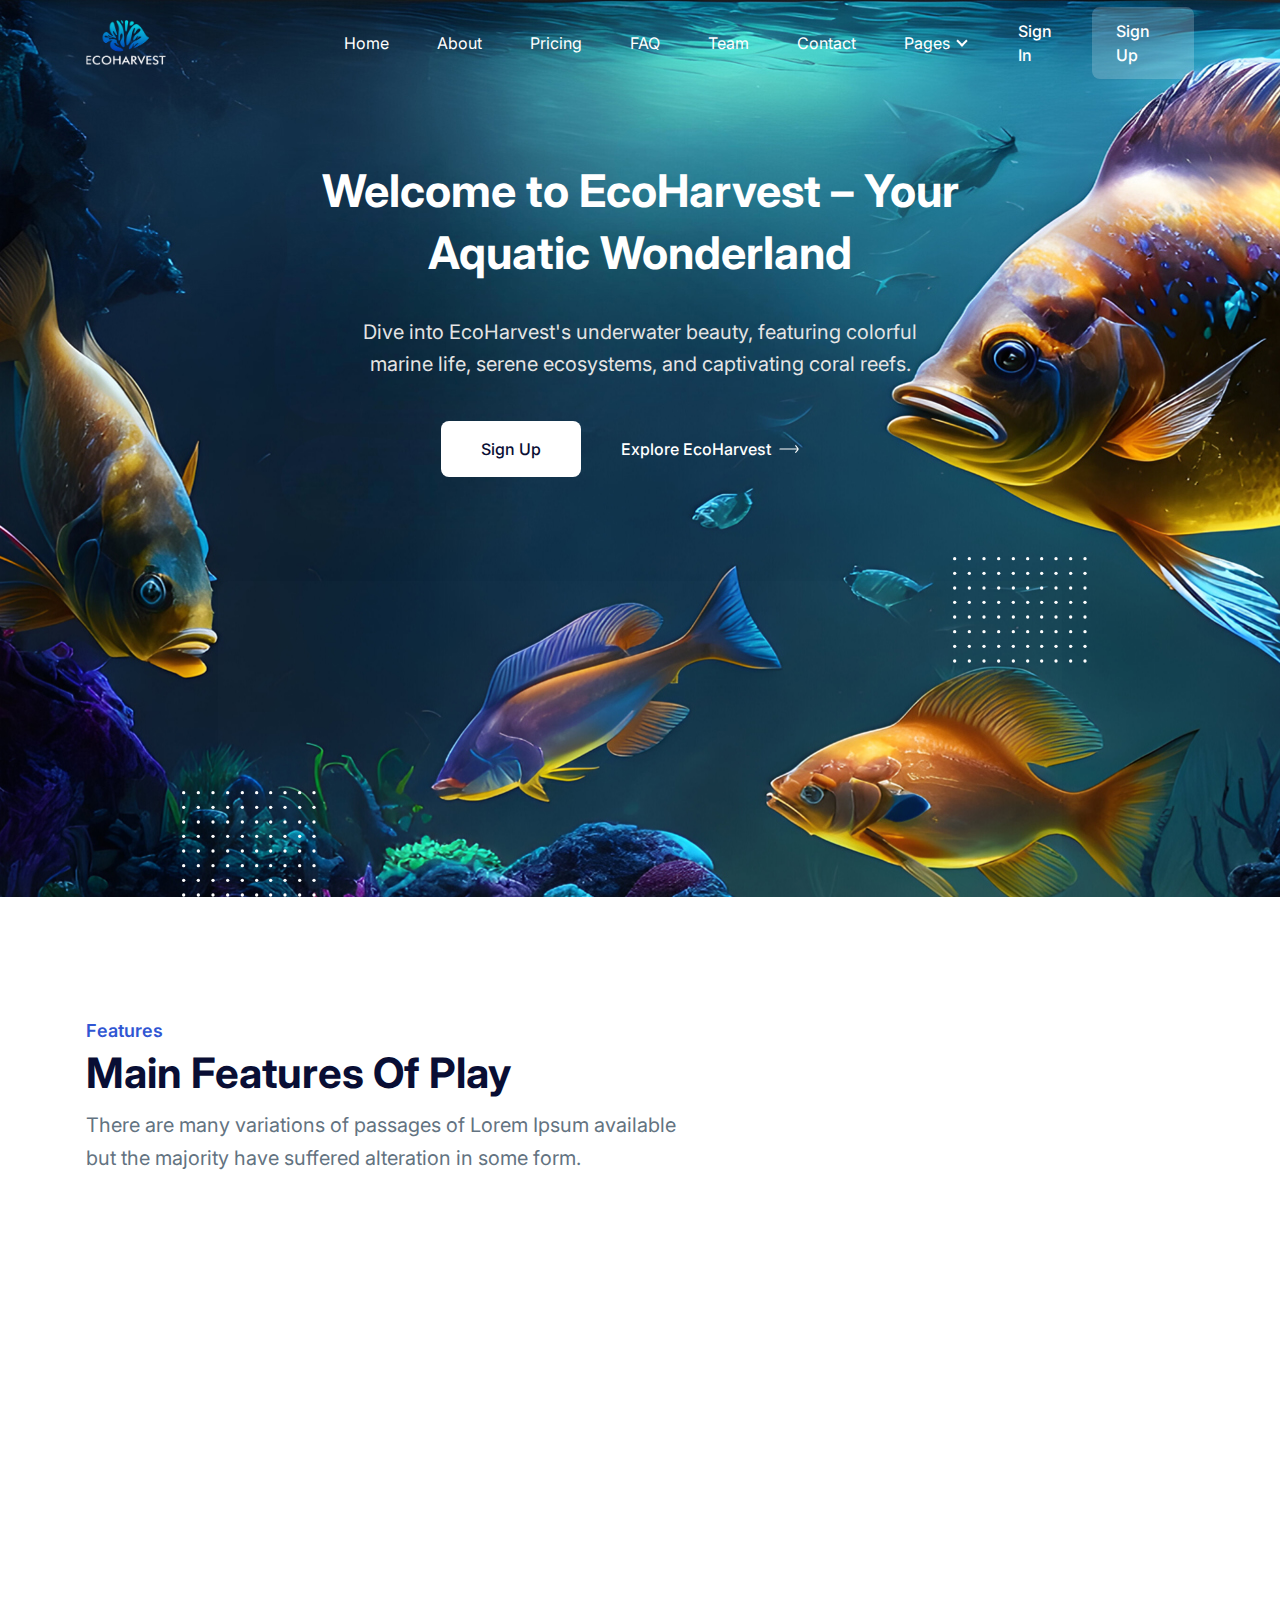
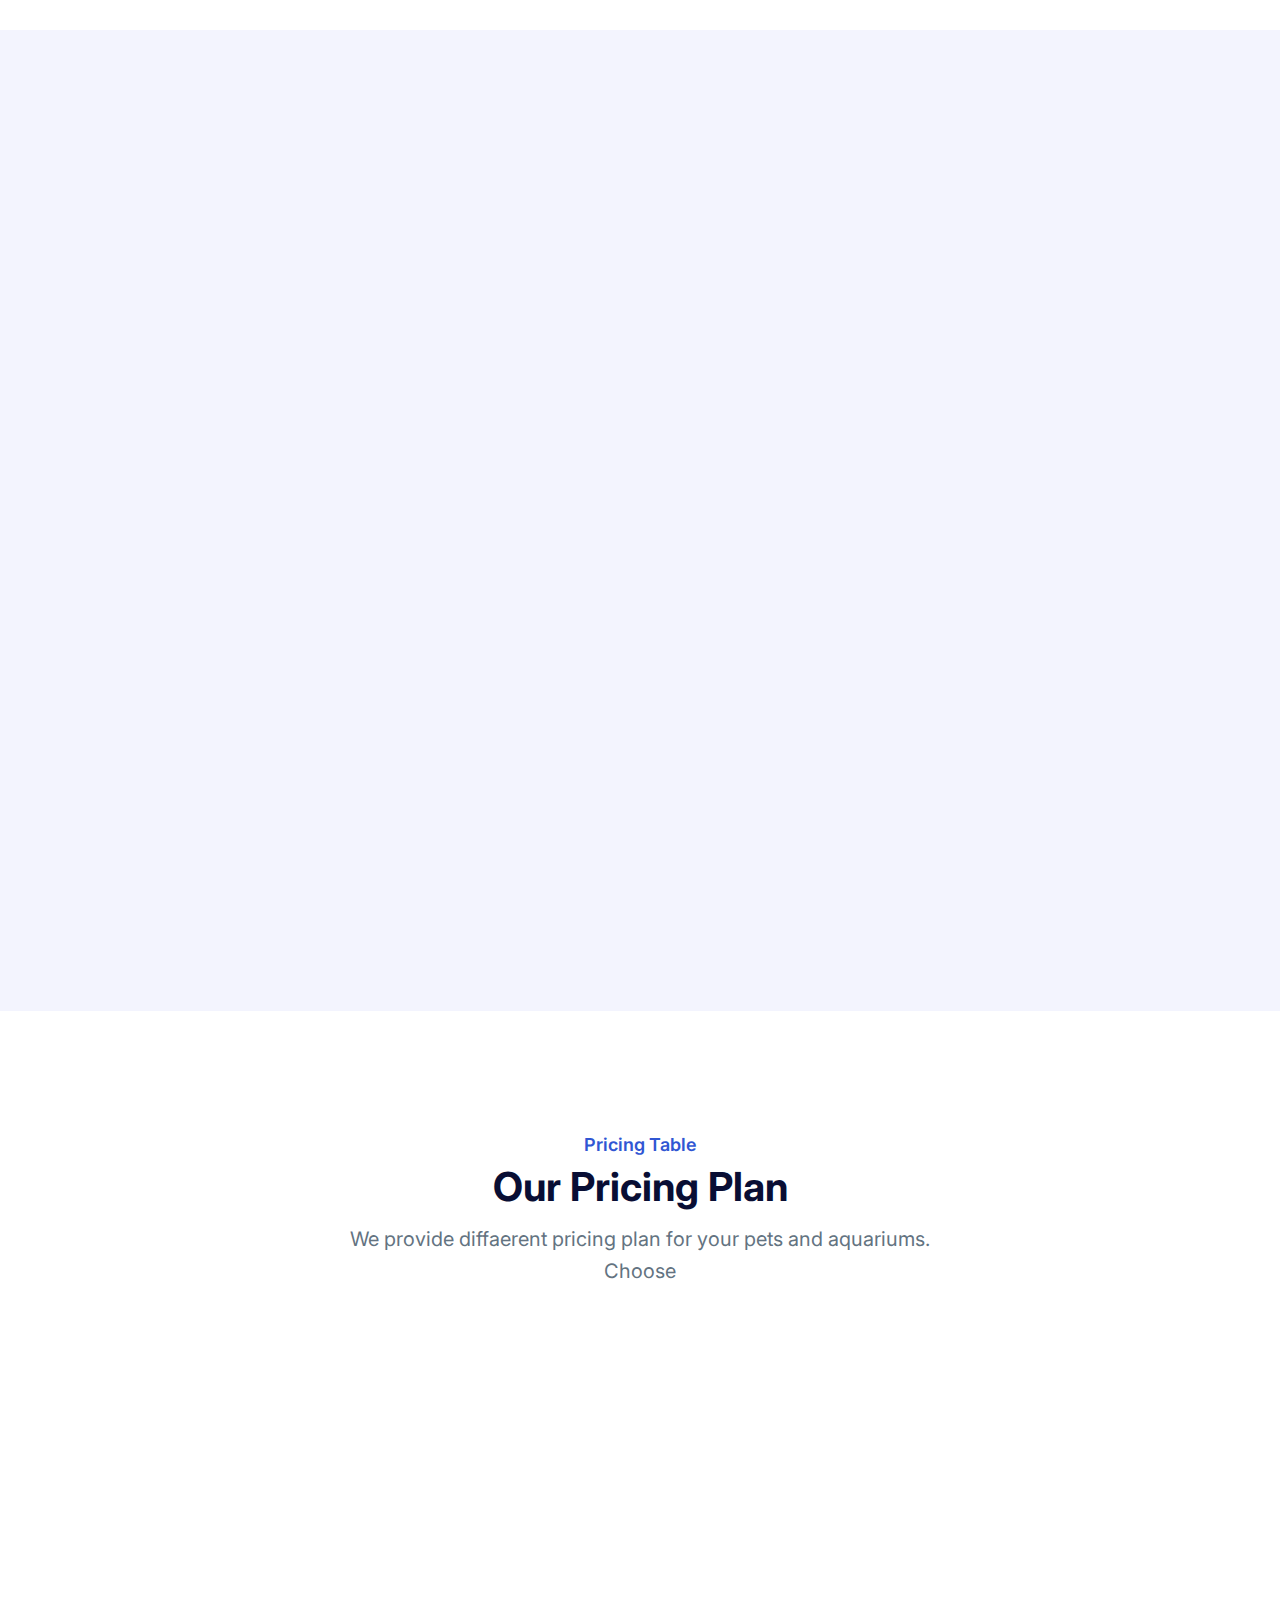
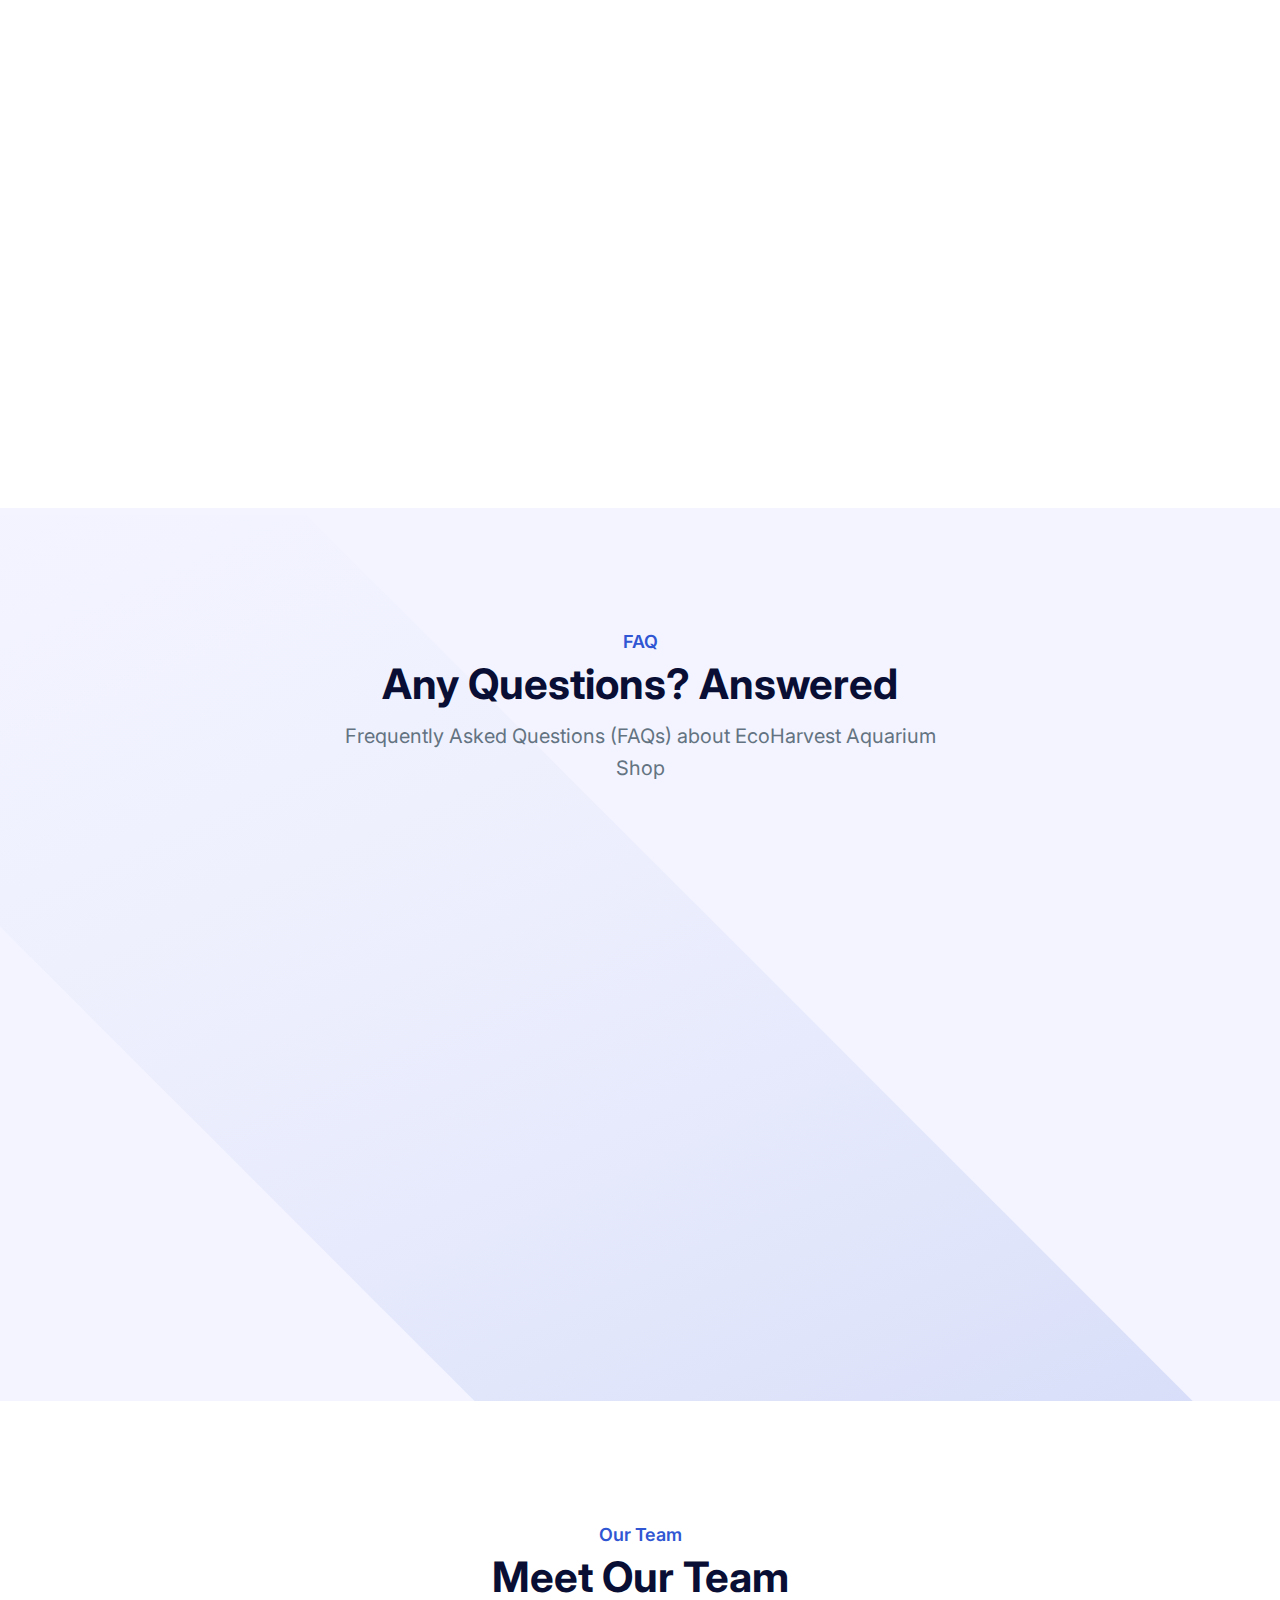
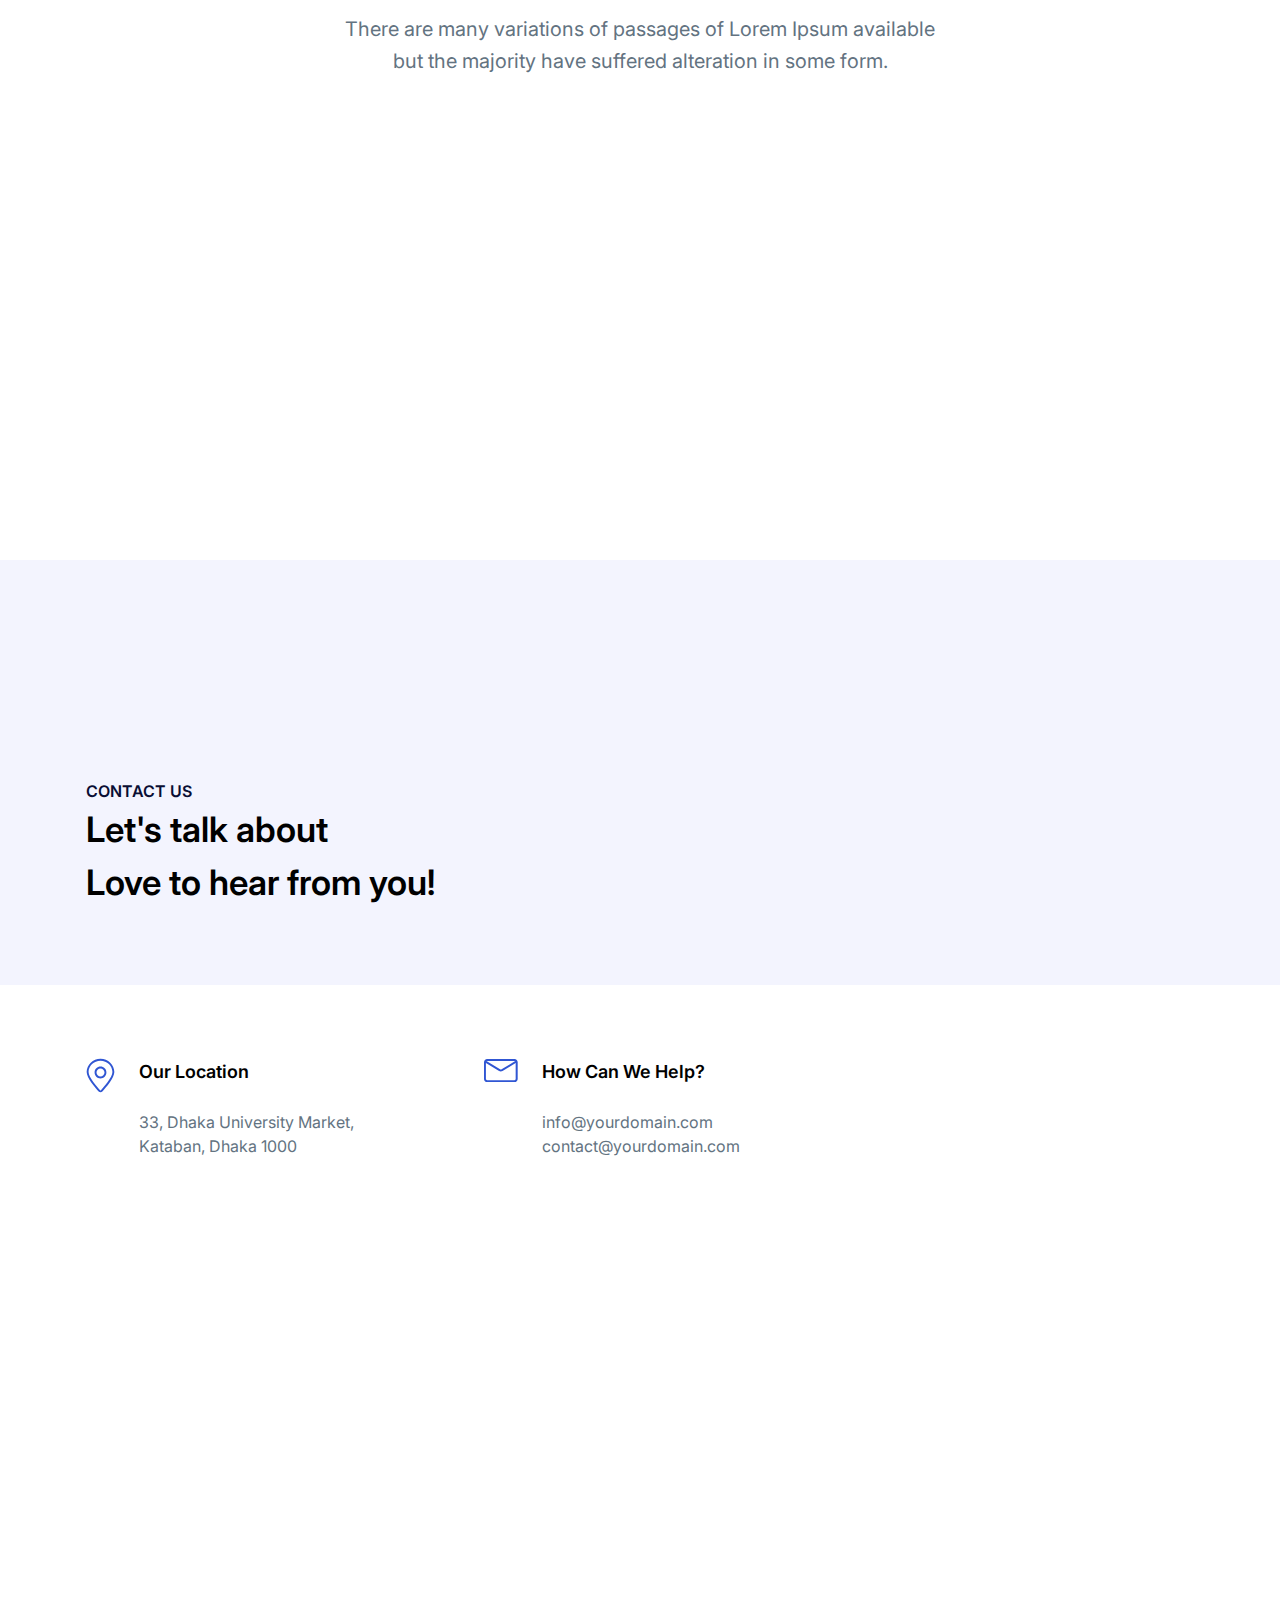
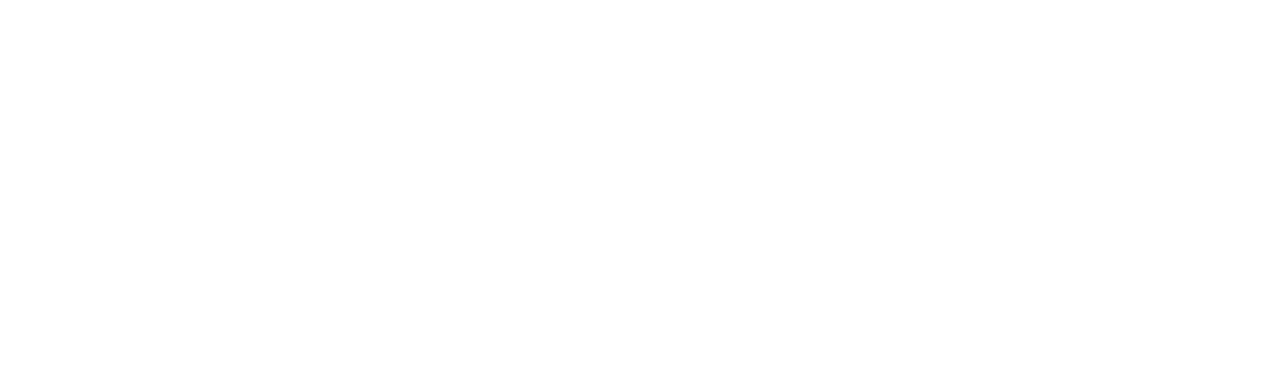
<file: index.html>
<!DOCTYPE html>
<html lang="en" class="scroll-smooth">
  <head>
    <meta charset="UTF-8" />
    <meta http-equiv="X-UA-Compatible" content="IE=edge" />
    <meta name="viewport" content="width=device-width, initial-scale=1.0" />
    <title>
      Play | Free Tailwind CSS Template for Startup and SaaS By TailGrids
    </title>
    <link
      rel="shortcut icon"
      href="assets/images/favicon.png"
      type="image/x-icon"
    />
    <link rel="stylesheet" href="assets/css/animate.css" />
    <link rel="stylesheet" href="assets/css/tailwind.css" />

    <!-- ==== WOW JS ==== -->
    <script src="assets/js/wow.min.js"></script>
    <script>
      new WOW().init();
    </script>
  </head>
  <body>
    <!-- ====== Navbar Section Start -->
    <div
      class="ud-header absolute top-0 left-0 z-40 flex w-full items-center bg-transparent"
    >
      <div class="container">
        <div class="relative -mx-4 flex items-center justify-between">
          <div class="w-60 max-w-full px-4">
            <a href="index.html" class="navbar-logo block w-full py-5">
              <img
                src="assets/images/logo/logo-white.svg"
                alt="logo"
                class="w-20 header-logo"
              />
            </a>
          </div>
          <div class="flex w-full items-center justify-between px-4">
            <div>
              <button
                id="navbarToggler"
                class="absolute right-4 top-1/2 block -translate-y-1/2 rounded-lg px-3 py-[6px] ring-primary focus:ring-2 lg:hidden"
              >
                <span
                  class="relative my-[6px] block h-[2px] w-[30px] bg-white"
                ></span>
                <span
                  class="relative my-[6px] block h-[2px] w-[30px] bg-white"
                ></span>
                <span
                  class="relative my-[6px] block h-[2px] w-[30px] bg-white"
                ></span>
              </button>
              <nav
                id="navbarCollapse"
                class="absolute right-4 top-full hidden w-full max-w-[250px] rounded-lg bg-white py-5 shadow-lg lg:static lg:block lg:w-full lg:max-w-full lg:bg-transparent lg:py-0 lg:px-4 lg:shadow-none xl:px-6"
              >
                <ul class="blcok lg:flex">
                  <li class="group relative">
                    <a
                      href="#home"
                      class="ud-menu-scroll mx-8 flex py-2 text-base text-dark group-hover:text-primary lg:mr-0 lg:inline-flex lg:py-6 lg:px-0 lg:text-white lg:group-hover:text-white lg:group-hover:opacity-70"
                    >
                      Home
                    </a>
                  </li>
                  <li class="group relative">
                    <a
                      href="#about"
                      class="ud-menu-scroll mx-8 flex py-2 text-base text-dark group-hover:text-primary lg:mr-0 lg:ml-7 lg:inline-flex lg:py-6 lg:px-0 lg:text-white lg:group-hover:text-white lg:group-hover:opacity-70 xl:ml-12"
                    >
                      About
                    </a>
                  </li>
                  <li class="group relative">
                    <a
                      href="#pricing"
                      class="ud-menu-scroll mx-8 flex py-2 text-base text-dark group-hover:text-primary lg:mr-0 lg:ml-7 lg:inline-flex lg:py-6 lg:px-0 lg:text-white lg:group-hover:text-white lg:group-hover:opacity-70 xl:ml-12"
                    >
                      Pricing
                    </a>
                  </li>
                  <li class="group relative">
                    <a
                      href="#faq"
                      class="ud-menu-scroll mx-8 flex py-2 text-base text-dark group-hover:text-primary lg:mr-0 lg:ml-7 lg:inline-flex lg:py-6 lg:px-0 lg:text-white lg:group-hover:text-white lg:group-hover:opacity-70 xl:ml-12"
                    >
                      FAQ
                    </a>
                  </li>
                  <!-- <li class="group relative">
                    <a
                      href="#testimonials"
                      class="ud-menu-scroll mx-8 flex py-2 text-base text-dark group-hover:text-primary lg:mr-0 lg:ml-7 lg:inline-flex lg:py-6 lg:px-0 lg:text-white lg:group-hover:text-white lg:group-hover:opacity-70 xl:ml-12"
                    >
                    Testimonials
                    </a>
                  </li> -->
                  <li class="group relative">
                    <a
                      href="#team"
                      class="ud-menu-scroll mx-8 flex py-2 text-base text-dark group-hover:text-primary lg:mr-0 lg:ml-7 lg:inline-flex lg:py-6 lg:px-0 lg:text-white lg:group-hover:text-white lg:group-hover:opacity-70 xl:ml-12"
                    >
                      Team
                    </a>
                  </li>
                  <li class="group relative">
                    <a
                      href="#contact"
                      class="ud-menu-scroll mx-8 flex py-2 text-base text-dark group-hover:text-primary lg:mr-0 lg:ml-7 lg:inline-flex lg:py-6 lg:px-0 lg:text-white lg:group-hover:text-white lg:group-hover:opacity-70 xl:ml-12"
                    >
                      Contact
                    </a>
                  </li>
                  <li class="submenu-item group relative">
                    <a
                      href="javascript:void(0)"
                      class="relative mx-8 flex py-2 text-base text-dark after:absolute after:right-1 after:top-1/2 after:mt-[-2px] after:h-2 after:w-2 after:-translate-y-1/2 after:rotate-45 after:border-b-2 after:border-r-2 after:border-current group-hover:text-primary lg:mr-0 lg:ml-8 lg:inline-flex lg:py-6 lg:pl-0 lg:pr-4 lg:text-white lg:after:right-0 lg:group-hover:text-white lg:group-hover:opacity-70 xl:ml-12"
                    >
                      Pages
                    </a>
                    <div
                      class="submenu relative top-full left-0 hidden w-[250px] rounded-sm bg-white p-4 transition-[top] duration-300 group-hover:opacity-100 lg:invisible lg:absolute lg:top-[110%] lg:block lg:opacity-0 lg:shadow-lg lg:group-hover:visible lg:group-hover:top-full"
                    >
                      <a
                        href="about.html"
                        class="block rounded py-[10px] px-4 text-sm text-body-color hover:text-primary"
                      >
                        About Page
                      </a>
                      <a
                        href="pricing.html"
                        class="block rounded py-[10px] px-4 text-sm text-body-color hover:text-primary"
                      >
                        Pricing Page
                      </a>
                      <a
                        href="contact.html"
                        class="block rounded py-[10px] px-4 text-sm text-body-color hover:text-primary"
                      >
                        Contact Page
                      </a>
                      <!-- <a
                        href="blog-grids.html"
                        class="block rounded py-[10px] px-4 text-sm text-body-color hover:text-primary"
                      >
                        Blog Grid Page
                      </a> -->
                      <!-- <a
                        href="blog-details.html"
                        class="block rounded py-[10px] px-4 text-sm text-body-color hover:text-primary"
                      >
                        Blog Details Page
                      </a> -->
                      <a
                        href="signup.html"
                        class="block rounded py-[10px] px-4 text-sm text-body-color hover:text-primary"
                      >
                        Sign Up Page
                      </a>
                      <a
                        href="signin.html"
                        class="block rounded py-[10px] px-4 text-sm text-body-color hover:text-primary"
                      >
                        Sign In Page
                      </a>
                      <a
                        href="404.html"
                        class="block rounded py-[10px] px-4 text-sm text-body-color hover:text-primary"
                      >
                        404 Page
                      </a>
                    </div>
                  </li>
                </ul>
              </nav>
            </div>
            <div class="hidden justify-end pr-16 sm:flex lg:pr-0">
              <a
                href="signin.html"
                class="loginBtn py-3 px-7 text-base font-medium text-white hover:opacity-70"
              >
                Sign In
              </a>
              <a
                href="signup.html"
                class="signUpBtn rounded-lg bg-white bg-opacity-20 py-3 px-6 text-base font-medium text-white duration-300 ease-in-out hover:bg-opacity-100 hover:text-dark"
              >
                Sign Up
              </a>
            </div>
          </div>
        </div>
      </div>
    </div>
    <!-- ====== Navbar Section End -->

    <!-- ====== Hero Section Start -->
    <div
      id="home"
      class="relative min-h-screen min-w-full overflow-hidden bg-cover bg-center pt-[120px] md:pt-[130px] lg:pt-[160px]"
      style="background-image: url(assets/images/bgimages/homebg.jpg);"
    >
      <div class="container">
        <div class="-mx-4 flex flex-wrap items-center">
          <div class="w-full px-4">
            <div
              class="hero-content wow fadeInUp mx-auto max-w-[780px] text-center"
              data-wow-delay=".2s"
            >
              <h1
                class="mb-8 text-3xl font-bold leading-snug text-white sm:text-4xl sm:leading-snug md:text-[45px] md:leading-snug"
              >
              Welcome to EcoHarvest – Your Aquatic Wonderland
              </h1>
              <p
                class="mx-auto mb-10 max-w-[600px] text-base text-[#e4e4e4] sm:text-lg sm:leading-relaxed md:text-xl md:leading-relaxed"
              >
              Dive into EcoHarvest's underwater beauty, featuring colorful marine life, serene ecosystems, and captivating coral reefs.
              </p>
              <ul class="mb-10 flex flex-wrap items-center justify-center">
                <li>
                  <a
                    href="#home"
                    class="inline-flex items-center justify-center rounded-lg bg-white py-4 px-6 text-center text-base font-medium text-dark transition duration-300 ease-in-out hover:text-primary hover:shadow-lg sm:px-10"
                  >
                    Sign Up
                  </a>
                </li>
                <li>
                  <a
                    href="#home"
                    target="_blank"
                    class="flex items-center py-4 px-6 text-base font-medium text-white transition duration-300 ease-in-out hover:text-primary sm:px-10"
                  >
                    Explore EcoHarvest
                    <span class="pl-2">
                      <svg
                        width="20"
                        height="8"
                        viewBox="0 0 20 8"
                        class="fill-current"
                      >
                        <path
                          d="M19.2188 2.90632L17.0625 0.343819C16.875 0.125069 16.5312 0.0938193 16.2812 0.281319C16.0625 0.468819 16.0312 0.812569 16.2188 1.06257L18.25 3.46882H0.9375C0.625 3.46882 0.375 3.71882 0.375 4.03132C0.375 4.34382 0.625 4.59382 0.9375 4.59382H18.25L16.2188 7.00007C16.0312 7.21882 16.0625 7.56257 16.2812 7.78132C16.375 7.87507 16.5 7.90632 16.625 7.90632C16.7812 7.90632 16.9375 7.84382 17.0312 7.71882L19.1875 5.15632C19.75 4.46882 19.75 3.53132 19.2188 2.90632Z"
                        />
                      </svg>
                    </span>
                  </a>
                </li>
              </ul>
              <div class="wow fadeInUp text-center" data-wow-delay=".3s">
                <!-- <img
                  src=""
                  alt="COming Soon"
                  class="mx-auto w-full max-w-[250px] opacity-50 transition duration-300 ease-in-out hover:opacity-100"
                /> -->
              </div>
            </div>
          </div>

          <div class="w-full px-4">
            <div
              class="wow fadeInUp relative z-10 mx-auto max-w-[845px]"
              data-wow-delay=".25s"
            >
              <div class="mt-16">
                <img
                  src="assets/images/hero/hero-imagew.png"
                  alt="hero"
                  class="mx-auto max-w-full rounded-t-xl rounded-tr-xl"
                />
              </div>
              <div class="absolute bottom-0 -left-9 z-[-1]">
                <svg
                  width="134"
                  height="106"
                  viewBox="0 0 134 106"
                  fill="none"
                  xmlns="http://www.w3.org/2000/svg"
                >
                  <circle
                    cx="1.66667"
                    cy="104"
                    r="1.66667"
                    transform="rotate(-90 1.66667 104)"
                    fill="white"
                  />
                  <circle
                    cx="16.3333"
                    cy="104"
                    r="1.66667"
                    transform="rotate(-90 16.3333 104)"
                    fill="white"
                  />
                  <circle
                    cx="31"
                    cy="104"
                    r="1.66667"
                    transform="rotate(-90 31 104)"
                    fill="white"
                  />
                  <circle
                    cx="45.6667"
                    cy="104"
                    r="1.66667"
                    transform="rotate(-90 45.6667 104)"
                    fill="white"
                  />
                  <circle
                    cx="60.3333"
                    cy="104"
                    r="1.66667"
                    transform="rotate(-90 60.3333 104)"
                    fill="white"
                  />
                  <circle
                    cx="88.6667"
                    cy="104"
                    r="1.66667"
                    transform="rotate(-90 88.6667 104)"
                    fill="white"
                  />
                  <circle
                    cx="117.667"
                    cy="104"
                    r="1.66667"
                    transform="rotate(-90 117.667 104)"
                    fill="white"
                  />
                  <circle
                    cx="74.6667"
                    cy="104"
                    r="1.66667"
                    transform="rotate(-90 74.6667 104)"
                    fill="white"
                  />
                  <circle
                    cx="103"
                    cy="104"
                    r="1.66667"
                    transform="rotate(-90 103 104)"
                    fill="white"
                  />
                  <circle
                    cx="132"
                    cy="104"
                    r="1.66667"
                    transform="rotate(-90 132 104)"
                    fill="white"
                  />
                  <circle
                    cx="1.66667"
                    cy="89.3333"
                    r="1.66667"
                    transform="rotate(-90 1.66667 89.3333)"
                    fill="white"
                  />
                  <circle
                    cx="16.3333"
                    cy="89.3333"
                    r="1.66667"
                    transform="rotate(-90 16.3333 89.3333)"
                    fill="white"
                  />
                  <circle
                    cx="31"
                    cy="89.3333"
                    r="1.66667"
                    transform="rotate(-90 31 89.3333)"
                    fill="white"
                  />
                  <circle
                    cx="45.6667"
                    cy="89.3333"
                    r="1.66667"
                    transform="rotate(-90 45.6667 89.3333)"
                    fill="white"
                  />
                  <circle
                    cx="60.3333"
                    cy="89.3338"
                    r="1.66667"
                    transform="rotate(-90 60.3333 89.3338)"
                    fill="white"
                  />
                  <circle
                    cx="88.6667"
                    cy="89.3338"
                    r="1.66667"
                    transform="rotate(-90 88.6667 89.3338)"
                    fill="white"
                  />
                  <circle
                    cx="117.667"
                    cy="89.3338"
                    r="1.66667"
                    transform="rotate(-90 117.667 89.3338)"
                    fill="white"
                  />
                  <circle
                    cx="74.6667"
                    cy="89.3338"
                    r="1.66667"
                    transform="rotate(-90 74.6667 89.3338)"
                    fill="white"
                  />
                  <circle
                    cx="103"
                    cy="89.3338"
                    r="1.66667"
                    transform="rotate(-90 103 89.3338)"
                    fill="white"
                  />
                  <circle
                    cx="132"
                    cy="89.3338"
                    r="1.66667"
                    transform="rotate(-90 132 89.3338)"
                    fill="white"
                  />
                  <circle
                    cx="1.66667"
                    cy="74.6673"
                    r="1.66667"
                    transform="rotate(-90 1.66667 74.6673)"
                    fill="white"
                  />
                  <circle
                    cx="1.66667"
                    cy="31.0003"
                    r="1.66667"
                    transform="rotate(-90 1.66667 31.0003)"
                    fill="white"
                  />
                  <circle
                    cx="16.3333"
                    cy="74.6668"
                    r="1.66667"
                    transform="rotate(-90 16.3333 74.6668)"
                    fill="white"
                  />
                  <circle
                    cx="16.3333"
                    cy="31.0003"
                    r="1.66667"
                    transform="rotate(-90 16.3333 31.0003)"
                    fill="white"
                  />
                  <circle
                    cx="31"
                    cy="74.6668"
                    r="1.66667"
                    transform="rotate(-90 31 74.6668)"
                    fill="white"
                  />
                  <circle
                    cx="31"
                    cy="31.0003"
                    r="1.66667"
                    transform="rotate(-90 31 31.0003)"
                    fill="white"
                  />
                  <circle
                    cx="45.6667"
                    cy="74.6668"
                    r="1.66667"
                    transform="rotate(-90 45.6667 74.6668)"
                    fill="white"
                  />
                  <circle
                    cx="45.6667"
                    cy="31.0003"
                    r="1.66667"
                    transform="rotate(-90 45.6667 31.0003)"
                    fill="white"
                  />
                  <circle
                    cx="60.3333"
                    cy="74.6668"
                    r="1.66667"
                    transform="rotate(-90 60.3333 74.6668)"
                    fill="white"
                  />
                  <circle
                    cx="60.3333"
                    cy="31.0001"
                    r="1.66667"
                    transform="rotate(-90 60.3333 31.0001)"
                    fill="white"
                  />
                  <circle
                    cx="88.6667"
                    cy="74.6668"
                    r="1.66667"
                    transform="rotate(-90 88.6667 74.6668)"
                    fill="white"
                  />
                  <circle
                    cx="88.6667"
                    cy="31.0001"
                    r="1.66667"
                    transform="rotate(-90 88.6667 31.0001)"
                    fill="white"
                  />
                  <circle
                    cx="117.667"
                    cy="74.6668"
                    r="1.66667"
                    transform="rotate(-90 117.667 74.6668)"
                    fill="white"
                  />
                  <circle
                    cx="117.667"
                    cy="31.0001"
                    r="1.66667"
                    transform="rotate(-90 117.667 31.0001)"
                    fill="white"
                  />
                  <circle
                    cx="74.6667"
                    cy="74.6668"
                    r="1.66667"
                    transform="rotate(-90 74.6667 74.6668)"
                    fill="white"
                  />
                  <circle
                    cx="74.6667"
                    cy="31.0001"
                    r="1.66667"
                    transform="rotate(-90 74.6667 31.0001)"
                    fill="white"
                  />
                  <circle
                    cx="103"
                    cy="74.6668"
                    r="1.66667"
                    transform="rotate(-90 103 74.6668)"
                    fill="white"
                  />
                  <circle
                    cx="103"
                    cy="31.0001"
                    r="1.66667"
                    transform="rotate(-90 103 31.0001)"
                    fill="white"
                  />
                  <circle
                    cx="132"
                    cy="74.6668"
                    r="1.66667"
                    transform="rotate(-90 132 74.6668)"
                    fill="white"
                  />
                  <circle
                    cx="132"
                    cy="31.0001"
                    r="1.66667"
                    transform="rotate(-90 132 31.0001)"
                    fill="white"
                  />
                  <circle
                    cx="1.66667"
                    cy="60.0003"
                    r="1.66667"
                    transform="rotate(-90 1.66667 60.0003)"
                    fill="white"
                  />
                  <circle
                    cx="1.66667"
                    cy="16.3336"
                    r="1.66667"
                    transform="rotate(-90 1.66667 16.3336)"
                    fill="white"
                  />
                  <circle
                    cx="16.3333"
                    cy="60.0003"
                    r="1.66667"
                    transform="rotate(-90 16.3333 60.0003)"
                    fill="white"
                  />
                  <circle
                    cx="16.3333"
                    cy="16.3336"
                    r="1.66667"
                    transform="rotate(-90 16.3333 16.3336)"
                    fill="white"
                  />
                  <circle
                    cx="31"
                    cy="60.0003"
                    r="1.66667"
                    transform="rotate(-90 31 60.0003)"
                    fill="white"
                  />
                  <circle
                    cx="31"
                    cy="16.3336"
                    r="1.66667"
                    transform="rotate(-90 31 16.3336)"
                    fill="white"
                  />
                  <circle
                    cx="45.6667"
                    cy="60.0003"
                    r="1.66667"
                    transform="rotate(-90 45.6667 60.0003)"
                    fill="white"
                  />
                  <circle
                    cx="45.6667"
                    cy="16.3336"
                    r="1.66667"
                    transform="rotate(-90 45.6667 16.3336)"
                    fill="white"
                  />
                  <circle
                    cx="60.3333"
                    cy="60.0003"
                    r="1.66667"
                    transform="rotate(-90 60.3333 60.0003)"
                    fill="white"
                  />
                  <circle
                    cx="60.3333"
                    cy="16.3336"
                    r="1.66667"
                    transform="rotate(-90 60.3333 16.3336)"
                    fill="white"
                  />
                  <circle
                    cx="88.6667"
                    cy="60.0003"
                    r="1.66667"
                    transform="rotate(-90 88.6667 60.0003)"
                    fill="white"
                  />
                  <circle
                    cx="88.6667"
                    cy="16.3336"
                    r="1.66667"
                    transform="rotate(-90 88.6667 16.3336)"
                    fill="white"
                  />
                  <circle
                    cx="117.667"
                    cy="60.0003"
                    r="1.66667"
                    transform="rotate(-90 117.667 60.0003)"
                    fill="white"
                  />
                  <circle
                    cx="117.667"
                    cy="16.3336"
                    r="1.66667"
                    transform="rotate(-90 117.667 16.3336)"
                    fill="white"
                  />
                  <circle
                    cx="74.6667"
                    cy="60.0003"
                    r="1.66667"
                    transform="rotate(-90 74.6667 60.0003)"
                    fill="white"
                  />
                  <circle
                    cx="74.6667"
                    cy="16.3336"
                    r="1.66667"
                    transform="rotate(-90 74.6667 16.3336)"
                    fill="white"
                  />
                  <circle
                    cx="103"
                    cy="60.0003"
                    r="1.66667"
                    transform="rotate(-90 103 60.0003)"
                    fill="white"
                  />
                  <circle
                    cx="103"
                    cy="16.3336"
                    r="1.66667"
                    transform="rotate(-90 103 16.3336)"
                    fill="white"
                  />
                  <circle
                    cx="132"
                    cy="60.0003"
                    r="1.66667"
                    transform="rotate(-90 132 60.0003)"
                    fill="white"
                  />
                  <circle
                    cx="132"
                    cy="16.3336"
                    r="1.66667"
                    transform="rotate(-90 132 16.3336)"
                    fill="white"
                  />
                  <circle
                    cx="1.66667"
                    cy="45.3336"
                    r="1.66667"
                    transform="rotate(-90 1.66667 45.3336)"
                    fill="white"
                  />
                  <circle
                    cx="1.66667"
                    cy="1.66683"
                    r="1.66667"
                    transform="rotate(-90 1.66667 1.66683)"
                    fill="white"
                  />
                  <circle
                    cx="16.3333"
                    cy="45.3336"
                    r="1.66667"
                    transform="rotate(-90 16.3333 45.3336)"
                    fill="white"
                  />
                  <circle
                    cx="16.3333"
                    cy="1.66683"
                    r="1.66667"
                    transform="rotate(-90 16.3333 1.66683)"
                    fill="white"
                  />
                  <circle
                    cx="31"
                    cy="45.3336"
                    r="1.66667"
                    transform="rotate(-90 31 45.3336)"
                    fill="white"
                  />
                  <circle
                    cx="31"
                    cy="1.66683"
                    r="1.66667"
                    transform="rotate(-90 31 1.66683)"
                    fill="white"
                  />
                  <circle
                    cx="45.6667"
                    cy="45.3336"
                    r="1.66667"
                    transform="rotate(-90 45.6667 45.3336)"
                    fill="white"
                  />
                  <circle
                    cx="45.6667"
                    cy="1.66683"
                    r="1.66667"
                    transform="rotate(-90 45.6667 1.66683)"
                    fill="white"
                  />
                  <circle
                    cx="60.3333"
                    cy="45.3338"
                    r="1.66667"
                    transform="rotate(-90 60.3333 45.3338)"
                    fill="white"
                  />
                  <circle
                    cx="60.3333"
                    cy="1.66707"
                    r="1.66667"
                    transform="rotate(-90 60.3333 1.66707)"
                    fill="white"
                  />
                  <circle
                    cx="88.6667"
                    cy="45.3338"
                    r="1.66667"
                    transform="rotate(-90 88.6667 45.3338)"
                    fill="white"
                  />
                  <circle
                    cx="88.6667"
                    cy="1.66707"
                    r="1.66667"
                    transform="rotate(-90 88.6667 1.66707)"
                    fill="white"
                  />
                  <circle
                    cx="117.667"
                    cy="45.3338"
                    r="1.66667"
                    transform="rotate(-90 117.667 45.3338)"
                    fill="white"
                  />
                  <circle
                    cx="117.667"
                    cy="1.66707"
                    r="1.66667"
                    transform="rotate(-90 117.667 1.66707)"
                    fill="white"
                  />
                  <circle
                    cx="74.6667"
                    cy="45.3338"
                    r="1.66667"
                    transform="rotate(-90 74.6667 45.3338)"
                    fill="white"
                  />
                  <circle
                    cx="74.6667"
                    cy="1.66707"
                    r="1.66667"
                    transform="rotate(-90 74.6667 1.66707)"
                    fill="white"
                  />
                  <circle
                    cx="103"
                    cy="45.3338"
                    r="1.66667"
                    transform="rotate(-90 103 45.3338)"
                    fill="white"
                  />
                  <circle
                    cx="103"
                    cy="1.66707"
                    r="1.66667"
                    transform="rotate(-90 103 1.66707)"
                    fill="white"
                  />
                  <circle
                    cx="132"
                    cy="45.3338"
                    r="1.66667"
                    transform="rotate(-90 132 45.3338)"
                    fill="white"
                  />
                  <circle
                    cx="132"
                    cy="1.66707"
                    r="1.66667"
                    transform="rotate(-90 132 1.66707)"
                    fill="white"
                  />
                </svg>
              </div>
              <div class="absolute -top-6 -right-6 z-[-1]">
                <svg
                  width="134"
                  height="106"
                  viewBox="0 0 134 106"
                  fill="none"
                  xmlns="http://www.w3.org/2000/svg"
                >
                  <circle
                    cx="1.66667"
                    cy="104"
                    r="1.66667"
                    transform="rotate(-90 1.66667 104)"
                    fill="white"
                  />
                  <circle
                    cx="16.3333"
                    cy="104"
                    r="1.66667"
                    transform="rotate(-90 16.3333 104)"
                    fill="white"
                  />
                  <circle
                    cx="31"
                    cy="104"
                    r="1.66667"
                    transform="rotate(-90 31 104)"
                    fill="white"
                  />
                  <circle
                    cx="45.6667"
                    cy="104"
                    r="1.66667"
                    transform="rotate(-90 45.6667 104)"
                    fill="white"
                  />
                  <circle
                    cx="60.3333"
                    cy="104"
                    r="1.66667"
                    transform="rotate(-90 60.3333 104)"
                    fill="white"
                  />
                  <circle
                    cx="88.6667"
                    cy="104"
                    r="1.66667"
                    transform="rotate(-90 88.6667 104)"
                    fill="white"
                  />
                  <circle
                    cx="117.667"
                    cy="104"
                    r="1.66667"
                    transform="rotate(-90 117.667 104)"
                    fill="white"
                  />
                  <circle
                    cx="74.6667"
                    cy="104"
                    r="1.66667"
                    transform="rotate(-90 74.6667 104)"
                    fill="white"
                  />
                  <circle
                    cx="103"
                    cy="104"
                    r="1.66667"
                    transform="rotate(-90 103 104)"
                    fill="white"
                  />
                  <circle
                    cx="132"
                    cy="104"
                    r="1.66667"
                    transform="rotate(-90 132 104)"
                    fill="white"
                  />
                  <circle
                    cx="1.66667"
                    cy="89.3333"
                    r="1.66667"
                    transform="rotate(-90 1.66667 89.3333)"
                    fill="white"
                  />
                  <circle
                    cx="16.3333"
                    cy="89.3333"
                    r="1.66667"
                    transform="rotate(-90 16.3333 89.3333)"
                    fill="white"
                  />
                  <circle
                    cx="31"
                    cy="89.3333"
                    r="1.66667"
                    transform="rotate(-90 31 89.3333)"
                    fill="white"
                  />
                  <circle
                    cx="45.6667"
                    cy="89.3333"
                    r="1.66667"
                    transform="rotate(-90 45.6667 89.3333)"
                    fill="white"
                  />
                  <circle
                    cx="60.3333"
                    cy="89.3338"
                    r="1.66667"
                    transform="rotate(-90 60.3333 89.3338)"
                    fill="white"
                  />
                  <circle
                    cx="88.6667"
                    cy="89.3338"
                    r="1.66667"
                    transform="rotate(-90 88.6667 89.3338)"
                    fill="white"
                  />
                  <circle
                    cx="117.667"
                    cy="89.3338"
                    r="1.66667"
                    transform="rotate(-90 117.667 89.3338)"
                    fill="white"
                  />
                  <circle
                    cx="74.6667"
                    cy="89.3338"
                    r="1.66667"
                    transform="rotate(-90 74.6667 89.3338)"
                    fill="white"
                  />
                  <circle
                    cx="103"
                    cy="89.3338"
                    r="1.66667"
                    transform="rotate(-90 103 89.3338)"
                    fill="white"
                  />
                  <circle
                    cx="132"
                    cy="89.3338"
                    r="1.66667"
                    transform="rotate(-90 132 89.3338)"
                    fill="white"
                  />
                  <circle
                    cx="1.66667"
                    cy="74.6673"
                    r="1.66667"
                    transform="rotate(-90 1.66667 74.6673)"
                    fill="white"
                  />
                  <circle
                    cx="1.66667"
                    cy="31.0003"
                    r="1.66667"
                    transform="rotate(-90 1.66667 31.0003)"
                    fill="white"
                  />
                  <circle
                    cx="16.3333"
                    cy="74.6668"
                    r="1.66667"
                    transform="rotate(-90 16.3333 74.6668)"
                    fill="white"
                  />
                  <circle
                    cx="16.3333"
                    cy="31.0003"
                    r="1.66667"
                    transform="rotate(-90 16.3333 31.0003)"
                    fill="white"
                  />
                  <circle
                    cx="31"
                    cy="74.6668"
                    r="1.66667"
                    transform="rotate(-90 31 74.6668)"
                    fill="white"
                  />
                  <circle
                    cx="31"
                    cy="31.0003"
                    r="1.66667"
                    transform="rotate(-90 31 31.0003)"
                    fill="white"
                  />
                  <circle
                    cx="45.6667"
                    cy="74.6668"
                    r="1.66667"
                    transform="rotate(-90 45.6667 74.6668)"
                    fill="white"
                  />
                  <circle
                    cx="45.6667"
                    cy="31.0003"
                    r="1.66667"
                    transform="rotate(-90 45.6667 31.0003)"
                    fill="white"
                  />
                  <circle
                    cx="60.3333"
                    cy="74.6668"
                    r="1.66667"
                    transform="rotate(-90 60.3333 74.6668)"
                    fill="white"
                  />
                  <circle
                    cx="60.3333"
                    cy="31.0001"
                    r="1.66667"
                    transform="rotate(-90 60.3333 31.0001)"
                    fill="white"
                  />
                  <circle
                    cx="88.6667"
                    cy="74.6668"
                    r="1.66667"
                    transform="rotate(-90 88.6667 74.6668)"
                    fill="white"
                  />
                  <circle
                    cx="88.6667"
                    cy="31.0001"
                    r="1.66667"
                    transform="rotate(-90 88.6667 31.0001)"
                    fill="white"
                  />
                  <circle
                    cx="117.667"
                    cy="74.6668"
                    r="1.66667"
                    transform="rotate(-90 117.667 74.6668)"
                    fill="white"
                  />
                  <circle
                    cx="117.667"
                    cy="31.0001"
                    r="1.66667"
                    transform="rotate(-90 117.667 31.0001)"
                    fill="white"
                  />
                  <circle
                    cx="74.6667"
                    cy="74.6668"
                    r="1.66667"
                    transform="rotate(-90 74.6667 74.6668)"
                    fill="white"
                  />
                  <circle
                    cx="74.6667"
                    cy="31.0001"
                    r="1.66667"
                    transform="rotate(-90 74.6667 31.0001)"
                    fill="white"
                  />
                  <circle
                    cx="103"
                    cy="74.6668"
                    r="1.66667"
                    transform="rotate(-90 103 74.6668)"
                    fill="white"
                  />
                  <circle
                    cx="103"
                    cy="31.0001"
                    r="1.66667"
                    transform="rotate(-90 103 31.0001)"
                    fill="white"
                  />
                  <circle
                    cx="132"
                    cy="74.6668"
                    r="1.66667"
                    transform="rotate(-90 132 74.6668)"
                    fill="white"
                  />
                  <circle
                    cx="132"
                    cy="31.0001"
                    r="1.66667"
                    transform="rotate(-90 132 31.0001)"
                    fill="white"
                  />
                  <circle
                    cx="1.66667"
                    cy="60.0003"
                    r="1.66667"
                    transform="rotate(-90 1.66667 60.0003)"
                    fill="white"
                  />
                  <circle
                    cx="1.66667"
                    cy="16.3336"
                    r="1.66667"
                    transform="rotate(-90 1.66667 16.3336)"
                    fill="white"
                  />
                  <circle
                    cx="16.3333"
                    cy="60.0003"
                    r="1.66667"
                    transform="rotate(-90 16.3333 60.0003)"
                    fill="white"
                  />
                  <circle
                    cx="16.3333"
                    cy="16.3336"
                    r="1.66667"
                    transform="rotate(-90 16.3333 16.3336)"
                    fill="white"
                  />
                  <circle
                    cx="31"
                    cy="60.0003"
                    r="1.66667"
                    transform="rotate(-90 31 60.0003)"
                    fill="white"
                  />
                  <circle
                    cx="31"
                    cy="16.3336"
                    r="1.66667"
                    transform="rotate(-90 31 16.3336)"
                    fill="white"
                  />
                  <circle
                    cx="45.6667"
                    cy="60.0003"
                    r="1.66667"
                    transform="rotate(-90 45.6667 60.0003)"
                    fill="white"
                  />
                  <circle
                    cx="45.6667"
                    cy="16.3336"
                    r="1.66667"
                    transform="rotate(-90 45.6667 16.3336)"
                    fill="white"
                  />
                  <circle
                    cx="60.3333"
                    cy="60.0003"
                    r="1.66667"
                    transform="rotate(-90 60.3333 60.0003)"
                    fill="white"
                  />
                  <circle
                    cx="60.3333"
                    cy="16.3336"
                    r="1.66667"
                    transform="rotate(-90 60.3333 16.3336)"
                    fill="white"
                  />
                  <circle
                    cx="88.6667"
                    cy="60.0003"
                    r="1.66667"
                    transform="rotate(-90 88.6667 60.0003)"
                    fill="white"
                  />
                  <circle
                    cx="88.6667"
                    cy="16.3336"
                    r="1.66667"
                    transform="rotate(-90 88.6667 16.3336)"
                    fill="white"
                  />
                  <circle
                    cx="117.667"
                    cy="60.0003"
                    r="1.66667"
                    transform="rotate(-90 117.667 60.0003)"
                    fill="white"
                  />
                  <circle
                    cx="117.667"
                    cy="16.3336"
                    r="1.66667"
                    transform="rotate(-90 117.667 16.3336)"
                    fill="white"
                  />
                  <circle
                    cx="74.6667"
                    cy="60.0003"
                    r="1.66667"
                    transform="rotate(-90 74.6667 60.0003)"
                    fill="white"
                  />
                  <circle
                    cx="74.6667"
                    cy="16.3336"
                    r="1.66667"
                    transform="rotate(-90 74.6667 16.3336)"
                    fill="white"
                  />
                  <circle
                    cx="103"
                    cy="60.0003"
                    r="1.66667"
                    transform="rotate(-90 103 60.0003)"
                    fill="white"
                  />
                  <circle
                    cx="103"
                    cy="16.3336"
                    r="1.66667"
                    transform="rotate(-90 103 16.3336)"
                    fill="white"
                  />
                  <circle
                    cx="132"
                    cy="60.0003"
                    r="1.66667"
                    transform="rotate(-90 132 60.0003)"
                    fill="white"
                  />
                  <circle
                    cx="132"
                    cy="16.3336"
                    r="1.66667"
                    transform="rotate(-90 132 16.3336)"
                    fill="white"
                  />
                  <circle
                    cx="1.66667"
                    cy="45.3336"
                    r="1.66667"
                    transform="rotate(-90 1.66667 45.3336)"
                    fill="white"
                  />
                  <circle
                    cx="1.66667"
                    cy="1.66683"
                    r="1.66667"
                    transform="rotate(-90 1.66667 1.66683)"
                    fill="white"
                  />
                  <circle
                    cx="16.3333"
                    cy="45.3336"
                    r="1.66667"
                    transform="rotate(-90 16.3333 45.3336)"
                    fill="white"
                  />
                  <circle
                    cx="16.3333"
                    cy="1.66683"
                    r="1.66667"
                    transform="rotate(-90 16.3333 1.66683)"
                    fill="white"
                  />
                  <circle
                    cx="31"
                    cy="45.3336"
                    r="1.66667"
                    transform="rotate(-90 31 45.3336)"
                    fill="white"
                  />
                  <circle
                    cx="31"
                    cy="1.66683"
                    r="1.66667"
                    transform="rotate(-90 31 1.66683)"
                    fill="white"
                  />
                  <circle
                    cx="45.6667"
                    cy="45.3336"
                    r="1.66667"
                    transform="rotate(-90 45.6667 45.3336)"
                    fill="white"
                  />
                  <circle
                    cx="45.6667"
                    cy="1.66683"
                    r="1.66667"
                    transform="rotate(-90 45.6667 1.66683)"
                    fill="white"
                  />
                  <circle
                    cx="60.3333"
                    cy="45.3338"
                    r="1.66667"
                    transform="rotate(-90 60.3333 45.3338)"
                    fill="white"
                  />
                  <circle
                    cx="60.3333"
                    cy="1.66707"
                    r="1.66667"
                    transform="rotate(-90 60.3333 1.66707)"
                    fill="white"
                  />
                  <circle
                    cx="88.6667"
                    cy="45.3338"
                    r="1.66667"
                    transform="rotate(-90 88.6667 45.3338)"
                    fill="white"
                  />
                  <circle
                    cx="88.6667"
                    cy="1.66707"
                    r="1.66667"
                    transform="rotate(-90 88.6667 1.66707)"
                    fill="white"
                  />
                  <circle
                    cx="117.667"
                    cy="45.3338"
                    r="1.66667"
                    transform="rotate(-90 117.667 45.3338)"
                    fill="white"
                  />
                  <circle
                    cx="117.667"
                    cy="1.66707"
                    r="1.66667"
                    transform="rotate(-90 117.667 1.66707)"
                    fill="white"
                  />
                  <circle
                    cx="74.6667"
                    cy="45.3338"
                    r="1.66667"
                    transform="rotate(-90 74.6667 45.3338)"
                    fill="white"
                  />
                  <circle
                    cx="74.6667"
                    cy="1.66707"
                    r="1.66667"
                    transform="rotate(-90 74.6667 1.66707)"
                    fill="white"
                  />
                  <circle
                    cx="103"
                    cy="45.3338"
                    r="1.66667"
                    transform="rotate(-90 103 45.3338)"
                    fill="white"
                  />
                  <circle
                    cx="103"
                    cy="1.66707"
                    r="1.66667"
                    transform="rotate(-90 103 1.66707)"
                    fill="white"
                  />
                  <circle
                    cx="132"
                    cy="45.3338"
                    r="1.66667"
                    transform="rotate(-90 132 45.3338)"
                    fill="white"
                  />
                  <circle
                    cx="132"
                    cy="1.66707"
                    r="1.66667"
                    transform="rotate(-90 132 1.66707)"
                    fill="white"
                  />
                </svg>
              </div>
            </div>
          </div>
        </div>
      </div>
    </div>
    <!-- ====== Hero Section End -->

    <!-- ====== Features Section Start -->
    <section class="pt-20 pb-8 lg:pt-[120px] lg:pb-[70px]">
      <div class="container">
        <div class="-mx-4 flex flex-wrap">
          <div class="w-full px-4">
            <div class="mb-12 max-w-[620px] lg:mb-20">
              <span class="mb-2 block text-lg font-semibold text-primary">
                Features
              </span>
              <h2
                class="mb-4 text-3xl font-bold text-dark sm:text-4xl md:text-[42px]"
              >
                Main Features Of Play
              </h2>
              <p
                class="text-lg leading-relaxed text-body-color sm:text-xl sm:leading-relaxed"
              >
                There are many variations of passages of Lorem Ipsum available
                but the majority have suffered alteration in some form.
              </p>
            </div>
          </div>
        </div>
        <div class="-mx-4 flex flex-wrap">
          <div class="w-full px-4 md:w-1/2 lg:w-1/4">
            <div class="wow fadeInUp group mb-12 bg-white" data-wow-delay=".1s">
              <div
                class="relative z-10 mb-8 flex h-[70px] w-[70px] items-center justify-center rounded-2xl bg-primary"
              >
                <span
                  class="absolute top-0 left-0 z-[-1] mb-8 flex h-[70px] w-[70px] rotate-[25deg] items-center justify-center rounded-2xl bg-primary bg-opacity-20 duration-300 group-hover:rotate-45"
                ></span>
                <svg
                  width="35"
                  height="35"
                  viewBox="0 0 52 52"
                  fill="none"
                  xmlns="http://www.w3.org/2000/svg"
                >
                  <path
                    d="M44.9313 11.7H38.9188C40.5438 10.9687 41.7626 9.99374 42.2501 8.69374C42.9001 6.98749 42.2501 5.19999 40.3001 3.33124C38.1876 1.29999 35.9938 0.568738 33.8001 1.13749C29.9813 2.11249 27.4626 7.06874 26.2438 9.99374C25.1063 7.06874 22.5876 2.11249 18.6876 1.13749C16.4938 0.568738 14.3001 1.29999 12.1876 3.33124C10.2376 5.19999 9.5876 6.98749 10.2376 8.69374C10.7251 9.99374 12.0251 10.9687 13.5688 11.7H7.06885C5.0376 11.7 3.4126 13.325 3.4126 15.3562V21.5312C3.4126 23.5625 5.0376 25.1875 7.06885 25.1875H7.71885V46.2312C7.71885 48.8312 9.83135 51.025 12.5126 51.025H40.1376C42.7376 51.025 44.9313 48.9125 44.9313 46.2312V25.1875C46.9626 25.1875 48.5876 23.5625 48.5876 21.5312V15.3562C48.5063 13.325 46.8813 11.7 44.9313 11.7ZM34.5313 3.98124C34.7751 3.89999 35.0188 3.89999 35.1813 3.89999C36.1563 3.89999 37.2126 4.38749 38.2688 5.52499C38.7563 6.01249 39.8126 7.06874 39.5688 7.79999C39.0001 9.34374 33.9626 10.6437 28.9251 11.05C30.0626 8.36874 32.1751 4.54999 34.5313 3.98124ZM13.0001 7.71874C12.7563 6.98749 13.8126 5.93124 14.3001 5.44374C15.4376 4.38749 16.4126 3.81874 17.3876 3.81874C17.6313 3.81874 17.8751 3.81874 18.0376 3.89999C20.4751 4.54999 22.5063 8.28749 23.6438 10.9687C18.6063 10.5625 13.5688 9.26249 13.0001 7.71874ZM42.0063 46.2312C42.0063 47.2875 41.1126 48.1812 40.0563 48.1812H12.4313C11.3751 48.1812 10.4813 47.2875 10.4813 46.2312V25.1875H41.9251V46.2312H42.0063ZM45.6626 21.5312C45.6626 22.0187 45.3376 22.3437 44.8501 22.3437H7.06885C6.6626 22.3437 6.25635 22.0187 6.25635 21.5312V15.3562C6.25635 14.95 6.6626 14.5437 7.06885 14.5437H44.8501C45.2563 14.5437 45.6626 14.8687 45.6626 15.3562V21.5312Z"
                    fill="white"
                  />
                </svg>
              </div>
              <h4 class="mb-3 text-xl font-bold text-dark">
                Free and Open-Source
              </h4>
              <p class="mb-8 text-body-color lg:mb-11">
                Lorem Ipsum is simply dummy text of the printing and industry.
              </p>
              <a
                href="javascript:void(0)"
                class="text-base font-medium text-body-color hover:text-primary"
              >
                Learn More
              </a>
            </div>
          </div>
          <div class="w-full px-4 md:w-1/2 lg:w-1/4">
            <div
              class="wow fadeInUp group mb-12 bg-white"
              data-wow-delay=".15s"
            >
              <div
                class="relative z-10 mb-8 flex h-[70px] w-[70px] items-center justify-center rounded-2xl bg-primary"
              >
                <span
                  class="absolute top-0 left-0 z-[-1] mb-8 flex h-[70px] w-[70px] rotate-[25deg] items-center justify-center rounded-2xl bg-primary bg-opacity-20 duration-300 group-hover:rotate-45"
                ></span>
                <svg
                  width="35"
                  height="35"
                  viewBox="0 0 52 52"
                  fill="none"
                  xmlns="http://www.w3.org/2000/svg"
                >
                  <path
                    d="M49.8062 23.3187L43.875 17.3875C43.3063 16.8187 42.4125 16.8187 41.8438 17.3875C41.275 17.9562 41.275 18.85 41.8438 19.4187L46.9625 24.6187H27.4625V4.87498L32.5812 10.075C33.15 10.6437 34.0437 10.6437 34.6125 10.075C35.1812 9.50623 35.1812 8.61248 34.6125 8.04373L28.6812 2.11248C27.95 1.38123 26.975 0.974976 26 0.974976C24.9438 0.974976 24.05 1.38123 23.3188 2.11248L17.3875 8.04373C16.8187 8.61248 16.8187 9.50623 17.3875 10.075C17.6312 10.3187 18.0375 10.4812 18.3625 10.4812C18.6875 10.4812 19.0937 10.3187 19.3375 10.075L24.6187 4.87498V24.5375H4.95625L10.075 19.3375C10.6437 18.7687 10.6437 17.875 10.075 17.3062C9.50625 16.7375 8.6125 16.7375 8.04375 17.3062L2.1125 23.2375C0.65 24.7 0.65 27.1375 2.1125 28.6L8.04375 34.5312C8.2875 34.775 8.69375 34.9375 9.01875 34.9375C9.34375 34.9375 9.75 34.775 9.99375 34.5312C10.5625 33.9625 10.5625 33.0687 9.99375 32.5L4.79375 27.3H24.4563V47.125L19.2563 41.925C18.6875 41.3562 17.7938 41.3562 17.225 41.925C16.6563 42.4937 16.6563 43.3875 17.225 43.9562L23.1562 49.8875C23.8875 50.6187 24.8625 51.025 25.8375 51.025C26.8937 51.025 27.7875 50.6187 28.5187 49.8875L34.45 43.9562C35.0188 43.3875 35.0188 42.4937 34.45 41.925C33.8813 41.3562 32.9875 41.3562 32.4188 41.925L27.4625 47.125V27.3812H47.0438L41.8438 32.5812C41.275 33.15 41.275 34.0437 41.8438 34.6125C42.0875 34.8562 42.4938 35.0187 42.8188 35.0187C43.1438 35.0187 43.55 34.8562 43.7938 34.6125L49.725 28.6812C51.2688 27.2187 51.2687 24.7812 49.8062 23.3187Z"
                    fill="white"
                  />
                </svg>
              </div>
              <h4 class="mb-3 text-xl font-bold text-dark">
                Multipurpose Template
              </h4>
              <p class="mb-8 text-body-color lg:mb-11">
                Lorem Ipsum is simply dummy text of the printing and industry.
              </p>
              <a
                href="javascript:void(0)"
                class="text-base font-medium text-body-color hover:text-primary"
              >
                Learn More
              </a>
            </div>
          </div>
          <div class="w-full px-4 md:w-1/2 lg:w-1/4">
            <div class="wow fadeInUp group mb-12 bg-white" data-wow-delay=".2s">
              <div
                class="relative z-10 mb-8 flex h-[70px] w-[70px] items-center justify-center rounded-2xl bg-primary"
              >
                <span
                  class="absolute top-0 left-0 z-[-1] mb-8 flex h-[70px] w-[70px] rotate-[25deg] items-center justify-center rounded-2xl bg-primary bg-opacity-20 duration-300 group-hover:rotate-45"
                ></span>
                <svg
                  width="35"
                  height="35"
                  viewBox="0 0 35 35"
                  fill="none"
                  xmlns="http://www.w3.org/2000/svg"
                >
                  <path
                    d="M10.7734 14.3281H3.82813C2.07813 14.3281 0.65625 12.9062 0.65625 11.1562V4.21094C0.65625 2.46094 2.07813 1.03906 3.82813 1.03906H10.7734C12.5234 1.03906 13.9453 2.46094 13.9453 4.21094V11.1562C13.9453 12.9062 12.5234 14.3281 10.7734 14.3281ZM3.82813 2.95312C3.17188 2.95312 2.57031 3.5 2.57031 4.21094V11.1562C2.57031 11.8125 3.11719 12.4141 3.82813 12.4141H10.7734C11.4297 12.4141 12.0313 11.8672 12.0313 11.1562V4.21094C12.0313 3.55469 11.4844 2.95312 10.7734 2.95312H3.82813Z"
                    fill="white"
                  />
                  <path
                    d="M31.1719 14.3281H24.2266C22.4766 14.3281 21.0547 12.9062 21.0547 11.1562V4.21094C21.0547 2.46094 22.4766 1.03906 24.2266 1.03906H31.1719C32.9219 1.03906 34.3438 2.46094 34.3438 4.21094V11.1562C34.3438 12.9062 32.9219 14.3281 31.1719 14.3281ZM24.2266 2.95312C23.5703 2.95312 22.9688 3.5 22.9688 4.21094V11.1562C22.9688 11.8125 23.5156 12.4141 24.2266 12.4141H31.1719C31.8281 12.4141 32.4297 11.8672 32.4297 11.1562V4.21094C32.4297 3.55469 31.8828 2.95312 31.1719 2.95312H24.2266Z"
                    fill="white"
                  />
                  <path
                    d="M10.7734 33.9609H3.82813C2.07813 33.9609 0.65625 32.5391 0.65625 30.7891V23.8438C0.65625 22.0938 2.07813 20.6719 3.82813 20.6719H10.7734C12.5234 20.6719 13.9453 22.0938 13.9453 23.8438V30.7891C13.9453 32.5391 12.5234 33.9609 10.7734 33.9609ZM3.82813 22.5859C3.17188 22.5859 2.57031 23.1328 2.57031 23.8438V30.7891C2.57031 31.4453 3.11719 32.0469 3.82813 32.0469H10.7734C11.4297 32.0469 12.0313 31.5 12.0313 30.7891V23.8438C12.0313 23.1875 11.4844 22.5859 10.7734 22.5859H3.82813Z"
                    fill="white"
                  />
                  <path
                    d="M31.1719 33.9609H24.2266C22.4766 33.9609 21.0547 32.5391 21.0547 30.7891V23.8438C21.0547 22.0938 22.4766 20.6719 24.2266 20.6719H31.1719C32.9219 20.6719 34.3438 22.0938 34.3438 23.8438V30.7891C34.3438 32.5391 32.9219 33.9609 31.1719 33.9609ZM24.2266 22.5859C23.5703 22.5859 22.9688 23.1328 22.9688 23.8438V30.7891C22.9688 31.4453 23.5156 32.0469 24.2266 32.0469H31.1719C31.8281 32.0469 32.4297 31.5 32.4297 30.7891V23.8438C32.4297 23.1875 31.8828 22.5859 31.1719 22.5859H24.2266Z"
                    fill="white"
                  />
                </svg>
              </div>
              <h4 class="mb-3 text-xl font-bold text-dark">
                High-quality Design
              </h4>
              <p class="mb-8 text-body-color lg:mb-11">
                Lorem Ipsum is simply dummy text of the printing and industry.
              </p>
              <a
                href="javascript:void(0)"
                class="text-base font-medium text-body-color hover:text-primary"
              >
                Learn More
              </a>
            </div>
          </div>
          <div class="w-full px-4 md:w-1/2 lg:w-1/4">
            <div
              class="wow fadeInUp group mb-12 bg-white"
              data-wow-delay=".25s"
            >
              <div
                class="relative z-10 mb-8 flex h-[70px] w-[70px] items-center justify-center rounded-2xl bg-primary"
              >
                <span
                  class="absolute top-0 left-0 z-[-1] mb-8 flex h-[70px] w-[70px] rotate-[25deg] items-center justify-center rounded-2xl bg-primary bg-opacity-20 duration-300 group-hover:rotate-45"
                ></span>
                <svg
                  width="35"
                  height="35"
                  viewBox="0 0 35 35"
                  fill="none"
                  xmlns="http://www.w3.org/2000/svg"
                >
                  <path
                    d="M29.5312 21.6562L28.6563 21.1641L29.6953 20.5625C30.7344 19.9062 31.3359 18.8125 31.2812 17.6094C31.2266 16.4063 30.625 15.3125 29.5312 14.7109L27.8906 13.7813L29.6406 12.6875C30.6797 12.0313 31.2812 10.9375 31.2266 9.73438C31.1719 8.53125 30.5703 7.4375 29.4766 6.83594L19.25 1.09375C18.2109 0.492187 16.9531 0.546875 15.9141 1.09375L5.41406 7.21875C4.375 7.82031 3.71875 8.91406 3.71875 10.1172C3.71875 11.3203 4.375 12.4141 5.41406 13.0156L7.10938 14L5.41406 14.9844C4.375 15.5859 3.71875 16.6797 3.71875 17.8828C3.71875 19.0859 4.32031 20.1797 5.41406 20.7812L6.39844 21.3281L5.46875 21.875C4.42969 22.4766 3.77344 23.5703 3.77344 24.7734C3.77344 25.9766 4.375 27.0703 5.46875 27.6719L15.9141 33.6875C16.4609 34.0156 17.0078 34.125 17.6094 34.125C18.2109 34.125 18.8125 33.9609 19.3594 33.6328L29.6953 27.2891C30.7344 26.6328 31.3359 25.5391 31.2812 24.3359C31.2266 23.2969 30.625 22.2031 29.5312 21.6562ZM5.63281 10.1172C5.63281 9.57031 5.90625 9.13281 6.34375 8.85938L16.8438 2.78906C17.0625 2.67969 17.3359 2.57031 17.5547 2.57031C17.7734 2.57031 18.0469 2.625 18.2656 2.73437L28.5469 8.47656C28.9844 8.75 29.2578 9.1875 29.3125 9.73438C29.3125 10.2812 29.0391 10.7188 28.6016 10.9922L18.3203 17.3906C17.8828 17.6641 17.2812 17.6641 16.8438 17.3906L6.39844 11.375C5.90625 11.1562 5.63281 10.6641 5.63281 10.1172ZM5.63281 17.9375C5.63281 17.3906 5.90625 16.9531 6.34375 16.6797L9.02344 15.1484L15.8594 19.0859C16.4062 19.4141 16.9531 19.5234 17.5547 19.5234C18.1562 19.5234 18.7578 19.3594 19.3047 19.0312L26.0312 14.875L28.6016 16.2969C29.0391 16.5703 29.3125 17.0078 29.3672 17.5547C29.3672 18.1016 29.0938 18.5391 28.6563 18.8125L18.3203 25.2656C17.8828 25.5391 17.2812 25.5391 16.8438 25.2656L6.39844 19.25C5.90625 18.9766 5.63281 18.4844 5.63281 17.9375ZM28.6563 25.8125L18.3203 32.2109C17.8828 32.4844 17.2812 32.4844 16.8438 32.2109L6.39844 26.1953C5.96094 25.9219 5.6875 25.4844 5.6875 24.9375C5.6875 24.3906 5.96094 23.9531 6.39844 23.6797L8.3125 22.5859L15.8594 26.9609C16.4062 27.2891 16.9531 27.3984 17.5547 27.3984C18.1562 27.3984 18.7578 27.2344 19.3047 26.9062L26.7969 22.2578L28.6563 23.2969C29.0938 23.5703 29.3672 24.0078 29.4219 24.5547C29.3672 25.0469 29.0938 25.5391 28.6563 25.8125Z"
                    fill="white"
                  />
                </svg>
              </div>
              <h4 class="mb-3 text-xl font-bold text-dark">
                All Essential Elements
              </h4>
              <p class="mb-8 text-body-color lg:mb-11">
                Lorem Ipsum is simply dummy text of the printing and industry.
              </p>
              <a
                href="javascript:void(0)"
                class="text-base font-medium text-body-color hover:text-primary"
              >
                Learn More
              </a>
            </div>
          </div>
        </div>
      </div>
    </section>
    <!-- ====== Features Section End -->

    <!-- ====== About Section Start -->
    <section
      id="about"
      class="bg-[#f3f4fe] pt-20 pb-20 lg:pt-[120px] lg:pb-[120px]"
    >
      <div class="container">
        <div class="wow fadeInUp bg-white" data-wow-delay=".2s">
          <div class="-mx-4 flex flex-wrap">
            <div class="w-full px-4">
              <div
                class="items-center justify-between overflow-hidden border lg:flex"
              >
                <div
                  class="w-full py-12 px-7 sm:px-12 md:p-16 lg:max-w-[565px] lg:py-9 lg:px-16 xl:max-w-[640px] xl:p-[70px]"
                >
                  <span
                    class="mb-5 inline-block bg-primary py-2 px-5 text-sm font-medium text-white"
                  >
                    About Us
                  </span>
                  <h2
                    class="mb-6 text-3xl font-bold text-dark sm:text-4xl sm:leading-snug 2xl:text-[40px]"
                  >
                  Passion for Aquatic Excellence.
                  </h2>
                  <p class="mb-9 text-base leading-relaxed text-body-color">
                    Welcome to EcoHarvest, where our love for aquatic life meets a commitment to sustainability and customer delight.
                    Founded by a team of dedicated aquarists, our journey began with a simple yet profound belief: the beauty of the underwater world should be accessible to all, 
                    without compromising the health of our oceans.
                  </p>
                  <h2
                    class="mb-1 text-xl font-bold text-dark sm:text-xl sm:leading-snug xl:text-[30px]"
                  >
                  Our Story
                  </h2>
                  <p class="mb-9 text-base leading-relaxed text-body-color">
                    EcoHarvest started as a small endeavor in a garage, driven by the desire to share the wonders of aquascaping with fellow enthusiasts.
                    Over the years, our dedication to ethical sourcing, responsible pet ownership, and environmental stewardship has propelled us into a trusted name in the aquarium community.
                  </p>
                  <a
                    href="javascript:void(0)"
                    class="inline-flex items-center justify-center rounded bg-primary py-4 px-6 text-base font-medium text-white transition duration-300 ease-in-out hover:bg-opacity-90 hover:shadow-lg"
                  >
                    Learn More
                  </a>
                </div>
                <div class="text-center">
                  <div class="relative z-10 inline-block">
                    <img
                      src="assets/images/about/about-image.svg"
                      alt="image"
                      class="mx-auto lg:ml-auto"
                    />
                  </div>
                </div>
              </div>
            </div>
          </div>
        </div>
      </div>
    </section>
    <!-- ====== About Section End -->

    <!-- ====== Pricing Section Start -->
    <section
      id="pricing"
      class="relative z-20 overflow-hidden bg-white pt-20 pb-12 lg:pt-[120px] lg:pb-[90px]"
    >
      <div class="container">
        <div class="-mx-4 flex flex-wrap">
          <div class="w-full px-4">
            <div class="mx-auto mb-[60px] max-w-[620px] text-center lg:mb-20">
              <span class="mb-2 block text-lg font-semibold text-primary">
                Pricing Table
              </span>
              <h2
                class="mb-4 text-3xl font-bold text-dark sm:text-4xl md:text-[40px]"
              >
                Our Pricing Plan
              </h2>
              <p
                class="text-lg leading-relaxed text-body-color sm:text-xl sm:leading-relaxed"
              >
                We provide diffaerent pricing plan for your pets and aquariums. Choose
              </p>
            </div>
          </div>
        </div>

        <div class="flex flex-wrap items-center justify-center">
          <div class="w-full md:w-1/2 lg:w-1/3">
            <div
              class="wow fadeInUp relative z-10 mb-10 overflow-hidden rounded-xl border border-primary border-opacity-20 bg-white py-10 px-8 text-center shadow-pricing sm:p-12 lg:py-10 lg:px-6 xl:p-12"
              data-wow-delay=".15s
              "
            >
              <span
                class="mb-2 block text-base font-medium uppercase text-dark"
              >
                STARTING FROM
              </span>
              <h2 class="mb-9 text-[28px] font-semibold text-primary">
                BDT 1999/mo
              </h2>

              <div class="mb-10">
                <p
                  class="mb-1 text-base font-medium leading-loose text-body-color"
                >
                  1 Fish Tank
                </p>
                <p
                  class="mb-1 text-base font-medium leading-loose text-body-color"
                >
                  All Necessery components
                </p>
                <p
                  class="mb-1 text-base font-medium leading-loose text-body-color"
                >
                  Lifetime Membership
                </p>
                <p
                  class="mb-1 text-base font-medium leading-loose text-body-color"
                >
                  5 Free Home Delivery
                </p>
                <p
                  class="mb-1 text-base font-medium leading-loose text-body-color"
                >
                  Use 1 Emergency Service
                </p>
                <p
                  class="mb-1 text-base font-medium leading-loose text-body-color"
                >
                  6 Months support
                </p>
              </div>
              <div class="w-full">
                <a
                  href="javascript:void(0)"
                  class="inline-block rounded-full border border-[#D4DEFF] bg-transparent py-4 px-11 text-center text-base font-medium text-primary transition duration-300 ease-in-out hover:border-primary hover:bg-primary hover:text-white"
                >
                  Purchase Now
                </a>
              </div>
              <span
                class="absolute left-0 bottom-0 z-[-1] block h-14 w-14 rounded-tr-full bg-primary"
              >
              </span>
            </div>
          </div>
          <div class="w-full md:w-1/2 lg:w-1/3">
            <div
              class="wow fadeInUp relative z-10 mb-10 overflow-hidden rounded-xl bg-primary bg-gradient-to-b from-primary to-[#179BEE] py-10 px-8 text-center shadow-pricing sm:p-12 lg:py-10 lg:px-6 xl:p-12"
              data-wow-delay=".1s
              "
            >
              <span
                class="mb-5 inline-block rounded-full border border-white bg-white py-2 px-6 text-base font-semibold uppercase text-primary"
              >
                POPULAR
              </span>
              <span
                class="mb-2 block text-base font-medium uppercase text-white"
              >
                STARTING FROM
              </span>
              <h2 class="mb-9 text-[28px] font-semibold text-white">
                BDT 3499/mo
              </h2>

              <div class="mb-10">
                <p class="mb-1 text-base font-medium leading-loose text-white">
                  5 Fish Tanks
                </p>
                <p class="mb-1 text-base font-medium leading-loose text-white">
                  All Necessery components + Decorations
                </p>
                <p class="mb-1 text-base font-medium leading-loose text-white">
                  Lifetime Membership
                </p>
                <p class="mb-1 text-base font-medium leading-loose text-white">
                  10 Free Home Delivery
                </p>
                <p class="mb-1 text-base font-medium leading-loose text-white">
                  Use 5 Emergency Service
                </p>
                <p class="mb-1 text-base font-medium leading-loose text-white">
                  12 Months support
                </p>
              </div>
              <div class="w-full">
                <a
                  href="javascript:void(0)"
                  class="inline-block rounded-full border border-white bg-white py-4 px-11 text-center text-base font-medium text-dark transition duration-300 ease-in-out hover:border-dark hover:bg-dark hover:text-white"
                >
                  Purchase Now
                </a>
              </div>
            </div>
          </div>
          <div class="w-full md:w-1/2 lg:w-1/3">
            <div
              class="wow fadeInUp relative z-10 mb-10 overflow-hidden rounded-xl border border-primary border-opacity-20 bg-white py-10 px-8 text-center shadow-pricing sm:p-12 lg:py-10 lg:px-6 xl:p-12"
              data-wow-delay=".15s
              "
            >
              <span
                class="mb-2 block text-base font-medium uppercase text-dark"
              >
                STARTING FROM
              </span>
              <h2 class="mb-9 text-[28px] font-semibold text-primary">
                BDT 4999/mo
              </h2>

              <div class="mb-10">
                <p
                  class="mb-1 text-base font-medium leading-loose text-body-color"
                >
                  10 Fish Tank
                </p>
                <p
                  class="mb-1 text-base font-medium leading-loose text-body-color"
                >
                All Necessery components + Fish Foods + Decorations
                </p>
                <p
                  class="mb-1 text-base font-medium leading-loose text-body-color"
                >
                Lifetime Membership
                </p>
                <p
                  class="mb-1 text-base font-medium leading-loose text-body-color"
                >
                Unlimited Free Home Delivery
                </p>
                <p
                  class="mb-1 text-base font-medium leading-loose text-body-color"
                >
                Use 10 Emergency Service
                </p>
                <p
                  class="mb-1 text-base font-medium leading-loose text-body-color"
                >
                lifetime support
                </p>
              </div>
              <div class="w-full">
                <a
                  href="javascript:void(0)"
                  class="inline-block rounded-full border border-[#D4DEFF] bg-transparent py-4 px-11 text-center text-base font-medium text-primary transition duration-300 ease-in-out hover:border-primary hover:bg-primary hover:text-white"
                >
                  Purchase Now
                </a>
              </div>

              <span
                class="absolute right-0 top-0 z-[-1] block h-14 w-14 rounded-bl-full bg-secondary"
              >
              </span>
            </div>
          </div>
        </div>
      </div>
    </section>
    <!-- ====== Pricing Section End -->

    <!-- ====== Faq Section Start -->
    <section
      id="faq"class="relative z-20 overflow-hidden bg-[#f3f4ff] pt-20 pb-12 lg:pt-[120px] lg:pb-[90px]"
    >
      <div class="container">
        <div class="-mx-4 flex flex-wrap">
          <div class="w-full px-4">
            <div class="mx-auto mb-[60px] max-w-[620px] text-center lg:mb-20">
              <span class="mb-2 block text-lg font-semibold text-primary">
                FAQ
              </span>
              <h2
                class="mb-4 text-3xl font-bold text-dark sm:text-4xl md:text-[42px]"
              >
                Any Questions? Answered
              </h2>
              <p
                class="text-lg leading-relaxed text-body-color sm:text-xl sm:leading-relaxed"
              >
              Frequently Asked Questions (FAQs) about EcoHarvest Aquarium Shop
              </p>
            </div>
          </div>
        </div>

        <div class="-mx-4 flex flex-wrap">
          <div class="w-full px-4 lg:w-1/2">
            <div
              class="single-faq wow fadeInUp mb-8 w-full rounded-lg border border-[#F3F4FE] bg-white p-5 sm:p-8"
              data-wow-delay=".1s
              "
            >
              <button class="faq-btn flex w-full items-center text-left">
                <div
                  class="mr-5 flex h-10 w-full max-w-[40px] items-center justify-center rounded-lg bg-primary bg-opacity-5 text-primary"
                >
                  <svg
                    width="17"
                    height="10"
                    viewBox="0 0 17 10"
                    class="icon fill-current"
                  >
                    <path
                      d="M7.28687 8.43257L7.28679 8.43265L7.29496 8.43985C7.62576 8.73124 8.02464 8.86001 8.41472 8.86001C8.83092 8.86001 9.22376 8.69083 9.53447 8.41713L9.53454 8.41721L9.54184 8.41052L15.7631 2.70784L15.7691 2.70231L15.7749 2.69659C16.0981 2.38028 16.1985 1.80579 15.7981 1.41393C15.4803 1.1028 14.9167 1.00854 14.5249 1.38489L8.41472 7.00806L2.29995 1.38063L2.29151 1.37286L2.28271 1.36548C1.93092 1.07036 1.38469 1.06804 1.03129 1.41393L1.01755 1.42738L1.00488 1.44184C0.69687 1.79355 0.695778 2.34549 1.0545 2.69659L1.05999 2.70196L1.06565 2.70717L7.28687 8.43257Z"
                      fill="#3056D3"
                      stroke="#3056D3"
                    />
                  </svg>
                </div>
                <div class="w-full">
                  <h4 class="text-base font-semibold text-black sm:text-lg">
                    What types of aquariums do you offer?
                  </h4>
                </div>
              </button>
              <div class="faq-content hidden pl-[62px]">
                <p class="py-3 text-base leading-relaxed text-body-color">
                  At EcoHarvest, we offer a wide range of aquariums to suit various preferences, including freshwater, saltwater, and reef tanks. Our selection includes tanks of different sizes and shapes, from small nano tanks to larger custom designs.
                </p>
              </div>
            </div>
            <div
              class="single-faq wow fadeInUp mb-8 w-full rounded-lg border border-[#F3F4FE] bg-white p-5 sm:p-8"
              data-wow-delay=".15s
              "
            >
              <button class="faq-btn flex w-full items-center text-left">
                <div
                  class="mr-5 flex h-10 w-full max-w-[40px] items-center justify-center rounded-lg bg-primary bg-opacity-5 text-primary"
                >
                  <svg
                    width="17"
                    height="10"
                    viewBox="0 0 17 10"
                    class="icon fill-current"
                  >
                    <path
                      d="M7.28687 8.43257L7.28679 8.43265L7.29496 8.43985C7.62576 8.73124 8.02464 8.86001 8.41472 8.86001C8.83092 8.86001 9.22376 8.69083 9.53447 8.41713L9.53454 8.41721L9.54184 8.41052L15.7631 2.70784L15.7691 2.70231L15.7749 2.69659C16.0981 2.38028 16.1985 1.80579 15.7981 1.41393C15.4803 1.1028 14.9167 1.00854 14.5249 1.38489L8.41472 7.00806L2.29995 1.38063L2.29151 1.37286L2.28271 1.36548C1.93092 1.07036 1.38469 1.06804 1.03129 1.41393L1.01755 1.42738L1.00488 1.44184C0.69687 1.79355 0.695778 2.34549 1.0545 2.69659L1.05999 2.70196L1.06565 2.70717L7.28687 8.43257Z"
                      fill="#3056D3"
                      stroke="#3056D3"
                    />
                  </svg>
                </div>
                <div class="w-full">
                  <h4 class="text-base font-semibold text-black sm:text-lg">
                    How do I maintain a healthy aquarium?
                  </h4>
                </div>
              </button>
              <div class="faq-content hidden pl-[62px]">
                <p class="py-3 text-base leading-relaxed text-body-color">
                  Maintaining a healthy aquarium involves factors like water quality, filtration, and proper care for your aquatic life. We provide expert guidance on water testing, filtration systems, and the best practices for aquarium maintenance to ensure your aquatic ecosystem thrives.
                </p>
              </div>
            </div>
            <div
              class="single-faq wow fadeInUp mb-8 w-full rounded-lg border border-[#F3F4FE] bg-white p-5 sm:p-8"
              data-wow-delay=".2s
              "
            >
              <button class="faq-btn flex w-full items-center text-left">
                <div
                  class="mr-5 flex h-10 w-full max-w-[40px] items-center justify-center rounded-lg bg-primary bg-opacity-5 text-primary"
                >
                  <svg
                    width="17"
                    height="10"
                    viewBox="0 0 17 10"
                    class="icon fill-current"
                  >
                    <path
                      d="M7.28687 8.43257L7.28679 8.43265L7.29496 8.43985C7.62576 8.73124 8.02464 8.86001 8.41472 8.86001C8.83092 8.86001 9.22376 8.69083 9.53447 8.41713L9.53454 8.41721L9.54184 8.41052L15.7631 2.70784L15.7691 2.70231L15.7749 2.69659C16.0981 2.38028 16.1985 1.80579 15.7981 1.41393C15.4803 1.1028 14.9167 1.00854 14.5249 1.38489L8.41472 7.00806L2.29995 1.38063L2.29151 1.37286L2.28271 1.36548C1.93092 1.07036 1.38469 1.06804 1.03129 1.41393L1.01755 1.42738L1.00488 1.44184C0.69687 1.79355 0.695778 2.34549 1.0545 2.69659L1.05999 2.70196L1.06565 2.70717L7.28687 8.43257Z"
                      fill="#3056D3"
                      stroke="#3056D3"
                    />
                  </svg>
                </div>
                <div class="w-full">
                  <h4 class="text-base font-semibold text-black sm:text-lg">
                    Where do you source your aquatic life?
                  </h4>
                </div>
              </button>
              <div class="faq-content hidden pl-[62px]">
                <p class="py-3 text-base leading-relaxed text-body-color">
                  We are committed to ethical sourcing and sustainability. We work with trusted suppliers and breeders who prioritize the health and well-being of the aquatic life they provide. Our goal is to offer responsibly sourced fish, plants, and corals to our customers.
                </p>
              </div>
            </div>
          </div>
          <div class="w-full px-4 lg:w-1/2">
            <div
              class="single-faq wow fadeInUp mb-8 w-full rounded-lg border border-[#F3F4FE] bg-white p-5 sm:p-8"
              data-wow-delay=".1s
              "
            >
              <button class="faq-btn flex w-full items-center text-left">
                <div
                  class="mr-5 flex h-10 w-full max-w-[40px] items-center justify-center rounded-lg bg-primary bg-opacity-5 text-primary"
                >
                  <svg
                    width="17"
                    height="10"
                    viewBox="0 0 17 10"
                    class="icon fill-current"
                  >
                    <path
                      d="M7.28687 8.43257L7.28679 8.43265L7.29496 8.43985C7.62576 8.73124 8.02464 8.86001 8.41472 8.86001C8.83092 8.86001 9.22376 8.69083 9.53447 8.41713L9.53454 8.41721L9.54184 8.41052L15.7631 2.70784L15.7691 2.70231L15.7749 2.69659C16.0981 2.38028 16.1985 1.80579 15.7981 1.41393C15.4803 1.1028 14.9167 1.00854 14.5249 1.38489L8.41472 7.00806L2.29995 1.38063L2.29151 1.37286L2.28271 1.36548C1.93092 1.07036 1.38469 1.06804 1.03129 1.41393L1.01755 1.42738L1.00488 1.44184C0.69687 1.79355 0.695778 2.34549 1.0545 2.69659L1.05999 2.70196L1.06565 2.70717L7.28687 8.43257Z"
                      fill="#3056D3"
                      stroke="#3056D3"
                    />
                  </svg>
                </div>
                <div class="w-full">
                  <h4 class="text-base font-semibold text-black sm:text-lg">
                    What equipment and accessories do I need to start an aquarium?
                  </h4>
                </div>
              </button>
              <div class="faq-content hidden pl-[62px]">
                <p class="py-3 text-base leading-relaxed text-body-color">
                  The equipment and accessories you need depend on the type of aquarium you want to create. We can help you select the appropriate items, including heaters, filters, lighting, and decorations, to create a suitable environment for your aquatic pets.
                </p>
              </div>
            </div>
            <div
              class="single-faq wow fadeInUp mb-8 w-full rounded-lg border border-[#F3F4FE] bg-white p-5 sm:p-8"
              data-wow-delay=".15s
              "
            >
              <button class="faq-btn flex w-full items-center text-left">
                <div
                  class="mr-5 flex h-10 w-full max-w-[40px] items-center justify-center rounded-lg bg-primary bg-opacity-5 text-primary"
                >
                  <svg
                    width="17"
                    height="10"
                    viewBox="0 0 17 10"
                    class="icon fill-current"
                  >
                    <path
                      d="M7.28687 8.43257L7.28679 8.43265L7.29496 8.43985C7.62576 8.73124 8.02464 8.86001 8.41472 8.86001C8.83092 8.86001 9.22376 8.69083 9.53447 8.41713L9.53454 8.41721L9.54184 8.41052L15.7631 2.70784L15.7691 2.70231L15.7749 2.69659C16.0981 2.38028 16.1985 1.80579 15.7981 1.41393C15.4803 1.1028 14.9167 1.00854 14.5249 1.38489L8.41472 7.00806L2.29995 1.38063L2.29151 1.37286L2.28271 1.36548C1.93092 1.07036 1.38469 1.06804 1.03129 1.41393L1.01755 1.42738L1.00488 1.44184C0.69687 1.79355 0.695778 2.34549 1.0545 2.69659L1.05999 2.70196L1.06565 2.70717L7.28687 8.43257Z"
                      fill="#3056D3"
                      stroke="#3056D3"
                    />
                  </svg>
                </div>
                <div class="w-full">
                  <h4 class="text-base font-semibold text-black sm:text-lg">
                    Do you offer support for beginners in the hobby?
                  </h4>
                </div>
              </button>
              <div class="faq-content hidden pl-[62px]">
                <p class="py-3 text-base leading-relaxed text-body-color">
                  Absolutely! We welcome both beginners and experienced aquarists. Our team of experts is here to provide guidance on setting up and maintaining your aquarium. We also offer resources and workshops to help newcomers get started and grow in the hobby.
                </p>
              </div>
            </div>
            <div
              class="single-faq wow fadeInUp mb-8 w-full rounded-lg border border-[#F3F4FE] bg-white p-5 sm:p-8"
              data-wow-delay=".2s
              "
            >
              <button class="faq-btn flex w-full items-center text-left">
                <div
                  class="mr-5 flex h-10 w-full max-w-[40px] items-center justify-center rounded-lg bg-primary bg-opacity-5 text-primary"
                >
                  <svg
                    width="17"
                    height="10"
                    viewBox="0 0 17 10"
                    class="icon fill-current"
                  >
                    <path
                      d="M7.28687 8.43257L7.28679 8.43265L7.29496 8.43985C7.62576 8.73124 8.02464 8.86001 8.41472 8.86001C8.83092 8.86001 9.22376 8.69083 9.53447 8.41713L9.53454 8.41721L9.54184 8.41052L15.7631 2.70784L15.7691 2.70231L15.7749 2.69659C16.0981 2.38028 16.1985 1.80579 15.7981 1.41393C15.4803 1.1028 14.9167 1.00854 14.5249 1.38489L8.41472 7.00806L2.29995 1.38063L2.29151 1.37286L2.28271 1.36548C1.93092 1.07036 1.38469 1.06804 1.03129 1.41393L1.01755 1.42738L1.00488 1.44184C0.69687 1.79355 0.695778 2.34549 1.0545 2.69659L1.05999 2.70196L1.06565 2.70717L7.28687 8.43257Z"
                      fill="#3056D3"
                      stroke="#3056D3"
                    />
                  </svg>
                </div>
                <div class="w-full">
                  <h4 class="text-base font-semibold text-black sm:text-lg">
                    Is EcoHarvest involved in conservation efforts?
                  </h4>
                </div>
              </button>
              <div class="faq-content hidden pl-[62px]">
                <p class="py-3 text-base leading-relaxed text-body-color">
                  Yes, we are passionate about marine conservation. We actively support various initiatives aimed at protecting aquatic ecosystems and reducing our environmental footprint. By choosing EcoHarvest, you contribute to our commitment to preserving the natural beauty of our oceans and aquatic life.
                </p>
              </div>
            </div>
          </div>
        </div>
      </div>

      <div class="absolute bottom-0 right-0 z-[-1]">
        <svg
          width="1440"
          height="886"
          viewBox="0 0 1440 886"
          fill="none"
          xmlns="http://www.w3.org/2000/svg"
        >
          <path
            opacity="0.5"
            d="M193.307 -273.321L1480.87 1014.24L1121.85 1373.26C1121.85 1373.26 731.745 983.231 478.513 729.927C225.976 477.317 -165.714 85.6993 -165.714 85.6993L193.307 -273.321Z"
            fill="url(#paint0_linear)"
          />
          <defs>
            <linearGradient
              id="paint0_linear"
              x1="1308.65"
              y1="1142.58"
              x2="602.827"
              y2="-418.681"
              gradientUnits="userSpaceOnUse"
            >
              <stop stop-color="#3056D3" stop-opacity="0.36" />
              <stop offset="1" stop-color="#F5F2FD" stop-opacity="0" />
              <stop offset="1" stop-color="#F5F2FD" stop-opacity="0.096144" />
            </linearGradient>
          </defs>
        </svg>
      </div>
    </section>
    <!-- ====== Faq Section End -->

    <!-- ====== Testimonials Start ====== -->
    <!-- <section id="testimonials" class="pt-20 md:pt-[120px]">
      <div class="container px-4">
        <div class="flex flex-wrap">
          <div class="mx-4 w-full">
            <div class="mx-auto mb-[60px] max-w-[620px] text-center lg:mb-20">
              <span class="mb-2 block text-lg font-semibold text-primary">
                Testimonials
              </span>
              <h2
                class="mb-4 text-3xl font-bold text-dark sm:text-4xl md:text-[42px]"
              >
                What our Client Say
              </h2>
              <p
                class="text-lg leading-relaxed text-body-color sm:text-xl sm:leading-relaxed"
              >
                There are many variations of passages of Lorem Ipsum available
                but the majority have suffered alteration in some form.
              </p>
            </div>
          </div>
        </div>

        <div class="flex flex-wrap">
          <div class="w-full px-4 md:w-1/2 lg:w-1/3">
            <div
              class="ud-single-testimonial wow fadeInUp mb-12 bg-white p-8 shadow-testimonial"
              data-wow-delay=".1s
              "
            >
              <div class="ud-testimonial-ratings mb-3 flex items-center">
                <span class="mr-1 text-[#fbb040]">
                  <svg
                    width="18"
                    height="16"
                    viewBox="0 0 18 16"
                    class="fill-current"
                  >
                    <path
                      d="M9.09815 0.360596L11.1054 6.06493H17.601L12.3459 9.5904L14.3532 15.2947L9.09815 11.7693L3.84309 15.2947L5.85035 9.5904L0.595291 6.06493H7.0909L9.09815 0.360596Z"
                    />
                  </svg>
                </span>
                <span class="mr-1 text-[#fbb040]">
                  <svg
                    width="18"
                    height="16"
                    viewBox="0 0 18 16"
                    class="fill-current"
                  >
                    <path
                      d="M9.09815 0.360596L11.1054 6.06493H17.601L12.3459 9.5904L14.3532 15.2947L9.09815 11.7693L3.84309 15.2947L5.85035 9.5904L0.595291 6.06493H7.0909L9.09815 0.360596Z"
                    />
                  </svg>
                </span>
                <span class="mr-1 text-[#fbb040]">
                  <svg
                    width="18"
                    height="16"
                    viewBox="0 0 18 16"
                    class="fill-current"
                  >
                    <path
                      d="M9.09815 0.360596L11.1054 6.06493H17.601L12.3459 9.5904L14.3532 15.2947L9.09815 11.7693L3.84309 15.2947L5.85035 9.5904L0.595291 6.06493H7.0909L9.09815 0.360596Z"
                    />
                  </svg>
                </span>
                <span class="mr-1 text-[#fbb040]">
                  <svg
                    width="18"
                    height="16"
                    viewBox="0 0 18 16"
                    class="fill-current"
                  >
                    <path
                      d="M9.09815 0.360596L11.1054 6.06493H17.601L12.3459 9.5904L14.3532 15.2947L9.09815 11.7693L3.84309 15.2947L5.85035 9.5904L0.595291 6.06493H7.0909L9.09815 0.360596Z"
                    />
                  </svg>
                </span>
                <span class="mr-1 text-[#fbb040]">
                  <svg
                    width="18"
                    height="16"
                    viewBox="0 0 18 16"
                    class="fill-current"
                  >
                    <path
                      d="M9.09815 0.360596L11.1054 6.06493H17.601L12.3459 9.5904L14.3532 15.2947L9.09815 11.7693L3.84309 15.2947L5.85035 9.5904L0.595291 6.06493H7.0909L9.09815 0.360596Z"
                    />
                  </svg>
                </span>
              </div>
              <div class="ud-testimonial-content mb-6">
                <p class="text-base tracking-wide text-body-color">
                  “Our members are so impressed. It's intuitive. It's clean.
                  It's distraction free. If you're building a community.
                </p>
              </div>
              <div class="ud-testimonial-info flex items-center">
                <div
                  class="ud-testimonial-image mr-5 h-[50px] w-[50px] overflow-hidden rounded-full"
                >
                  <img
                    src="assets/images/testimonials/author-01.png"
                    alt="author"
                  />
                </div>
                <div class="ud-testimonial-meta">
                  <h4 class="text-sm font-semibold">Sabo Masties</h4>
                  <p class="text-xs text-[#969696]">Founder @ Rolex</p>
                </div>
              </div>
            </div>
          </div>
          <div class="w-full px-4 md:w-1/2 lg:w-1/3">
            <div
              class="ud-single-testimonial wow fadeInUp mb-12 bg-white p-8 shadow-testimonial"
              data-wow-delay=".15s
              "
            >
              <div class="ud-testimonial-ratings mb-3 flex items-center">
                <span class="mr-1 text-[#fbb040]">
                  <svg
                    width="18"
                    height="16"
                    viewBox="0 0 18 16"
                    class="fill-current"
                  >
                    <path
                      d="M9.09815 0.360596L11.1054 6.06493H17.601L12.3459 9.5904L14.3532 15.2947L9.09815 11.7693L3.84309 15.2947L5.85035 9.5904L0.595291 6.06493H7.0909L9.09815 0.360596Z"
                    />
                  </svg>
                </span>
                <span class="mr-1 text-[#fbb040]">
                  <svg
                    width="18"
                    height="16"
                    viewBox="0 0 18 16"
                    class="fill-current"
                  >
                    <path
                      d="M9.09815 0.360596L11.1054 6.06493H17.601L12.3459 9.5904L14.3532 15.2947L9.09815 11.7693L3.84309 15.2947L5.85035 9.5904L0.595291 6.06493H7.0909L9.09815 0.360596Z"
                    />
                  </svg>
                </span>
                <span class="mr-1 text-[#fbb040]">
                  <svg
                    width="18"
                    height="16"
                    viewBox="0 0 18 16"
                    class="fill-current"
                  >
                    <path
                      d="M9.09815 0.360596L11.1054 6.06493H17.601L12.3459 9.5904L14.3532 15.2947L9.09815 11.7693L3.84309 15.2947L5.85035 9.5904L0.595291 6.06493H7.0909L9.09815 0.360596Z"
                    />
                  </svg>
                </span>
                <span class="mr-1 text-[#fbb040]">
                  <svg
                    width="18"
                    height="16"
                    viewBox="0 0 18 16"
                    class="fill-current"
                  >
                    <path
                      d="M9.09815 0.360596L11.1054 6.06493H17.601L12.3459 9.5904L14.3532 15.2947L9.09815 11.7693L3.84309 15.2947L5.85035 9.5904L0.595291 6.06493H7.0909L9.09815 0.360596Z"
                    />
                  </svg>
                </span>
                <span class="mr-1 text-[#fbb040]">
                  <svg
                    width="18"
                    height="16"
                    viewBox="0 0 18 16"
                    class="fill-current"
                  >
                    <path
                      d="M9.09815 0.360596L11.1054 6.06493H17.601L12.3459 9.5904L14.3532 15.2947L9.09815 11.7693L3.84309 15.2947L5.85035 9.5904L0.595291 6.06493H7.0909L9.09815 0.360596Z"
                    />
                  </svg>
                </span>
              </div>
              <div class="ud-testimonial-content mb-6">
                <p class="text-base tracking-wide text-body-color">
                  “Our members are so impressed. It's intuitive. It's clean.
                  It's distraction free. If you're building a community.
                </p>
              </div>
              <div class="ud-testimonial-info flex items-center">
                <div
                  class="ud-testimonial-image mr-5 h-[50px] w-[50px] overflow-hidden rounded-full"
                >
                  <img
                    src="assets/images/testimonials/author-02.png"
                    alt="author"
                  />
                </div>
                <div class="ud-testimonial-meta">
                  <h4 class="text-sm font-semibold">Margin Gesmu</h4>
                  <p class="text-xs text-[#969696]">Founder @ UI Hunter</p>
                </div>
              </div>
            </div>
          </div>
          <div class="w-full px-4 md:w-1/2 lg:w-1/3">
            <div
              class="ud-single-testimonial wow fadeInUp mb-12 bg-white p-8 shadow-testimonial"
              data-wow-delay=".2s
              "
            >
              <div class="ud-testimonial-ratings mb-3 flex items-center">
                <span class="mr-1 text-[#fbb040]">
                  <svg
                    width="18"
                    height="16"
                    viewBox="0 0 18 16"
                    class="fill-current"
                  >
                    <path
                      d="M9.09815 0.360596L11.1054 6.06493H17.601L12.3459 9.5904L14.3532 15.2947L9.09815 11.7693L3.84309 15.2947L5.85035 9.5904L0.595291 6.06493H7.0909L9.09815 0.360596Z"
                    />
                  </svg>
                </span>
                <span class="mr-1 text-[#fbb040]">
                  <svg
                    width="18"
                    height="16"
                    viewBox="0 0 18 16"
                    class="fill-current"
                  >
                    <path
                      d="M9.09815 0.360596L11.1054 6.06493H17.601L12.3459 9.5904L14.3532 15.2947L9.09815 11.7693L3.84309 15.2947L5.85035 9.5904L0.595291 6.06493H7.0909L9.09815 0.360596Z"
                    />
                  </svg>
                </span>
                <span class="mr-1 text-[#fbb040]">
                  <svg
                    width="18"
                    height="16"
                    viewBox="0 0 18 16"
                    class="fill-current"
                  >
                    <path
                      d="M9.09815 0.360596L11.1054 6.06493H17.601L12.3459 9.5904L14.3532 15.2947L9.09815 11.7693L3.84309 15.2947L5.85035 9.5904L0.595291 6.06493H7.0909L9.09815 0.360596Z"
                    />
                  </svg>
                </span>
                <span class="mr-1 text-[#fbb040]">
                  <svg
                    width="18"
                    height="16"
                    viewBox="0 0 18 16"
                    class="fill-current"
                  >
                    <path
                      d="M9.09815 0.360596L11.1054 6.06493H17.601L12.3459 9.5904L14.3532 15.2947L9.09815 11.7693L3.84309 15.2947L5.85035 9.5904L0.595291 6.06493H7.0909L9.09815 0.360596Z"
                    />
                  </svg>
                </span>
                <span class="mr-1 text-[#fbb040]">
                  <svg
                    width="18"
                    height="16"
                    viewBox="0 0 18 16"
                    class="fill-current"
                  >
                    <path
                      d="M9.09815 0.360596L11.1054 6.06493H17.601L12.3459 9.5904L14.3532 15.2947L9.09815 11.7693L3.84309 15.2947L5.85035 9.5904L0.595291 6.06493H7.0909L9.09815 0.360596Z"
                    />
                  </svg>
                </span>
              </div>
              <div class="ud-testimonial-content mb-6">
                <p class="text-base tracking-wide text-body-color">
                  “Our members are so impressed. It's intuitive. It's clean.
                  It's distraction free. If you're building a community.
                </p>
              </div>
              <div class="ud-testimonial-info flex items-center">
                <div
                  class="ud-testimonial-image mr-5 h-[50px] w-[50px] overflow-hidden rounded-full"
                >
                  <img
                    src="assets/images/testimonials/author-03.png"
                    alt="author"
                  />
                </div>
                <div class="ud-testimonial-meta">
                  <h4 class="text-sm font-semibold">William Smith</h4>
                  <p class="text-xs text-[#969696]">Founder @ Trorex</p>
                </div>
              </div>
            </div>
          </div>
        </div>
        <div class="flex flex-wrap">
          <div class="mx-4 w-full">
            <div class="wow fadeInUp" data-wow-delay=".2s">
              <div class="ud-title mb-8">
                <h6
                  class="relative inline-flex items-center text-xs font-normal text-body-color"
                >
                  Some Of Our Clients
                  <span class="ml-4 inline-block h-[1px] w-8 bg-[#afb2b5]">
                  </span>
                </h6>
              </div>
              <div class="ud-brands-logo flex flex-wrap items-center">
                <div class="ud-single-logo mr-10 mb-5 max-w-[140px]">
                  <a
                    href="https://tailgrids.com"
                    target="_blank"
                    rel="nofollow noopner"
                  >
                    <img
                      src="assets/images/brands/tailgrids.svg"
                      alt="tailgrids"
                      class="grayscale duration-300 hover:filter-none"
                    />
                  </a>
                </div>
                <div class="ud-single-logo mr-10 mb-5 max-w-[140px]">
                  <a
                    href="https://ayroui.com"
                    target="_blank"
                    rel="nofollow noopner"
                  >
                    <img
                      src="assets/images/brands/ayroui.svg"
                      alt="ayroui"
                      class="grayscale duration-300 hover:filter-none"
                    />
                  </a>
                </div>
                <div class="ud-single-logo mr-10 mb-5 max-w-[140px]">
                  <a
                    href="https://uideck.com"
                    target="_blank"
                    rel="nofollow noopner"
                  >
                    <img
                      src="assets/images/brands/uideck.svg"
                      alt="uideck"
                      class="grayscale duration-300 hover:filter-none"
                    />
                  </a>
                </div>
                <div class="ud-single-logo mr-10 mb-5 max-w-[140px]">
                  <a
                    href="https://graygrids.com"
                    target="_blank"
                    rel="nofollow noopner"
                  >
                    <img
                      src="assets/images/brands/graygrids.svg"
                      alt="graygrids"
                      class="grayscale duration-300 hover:filter-none"
                    />
                  </a>
                </div>
                <div class="ud-single-logo mr-10 mb-5 max-w-[140px]">
                  <a
                    href="https://lineicons.com"
                    target="_blank"
                    rel="nofollow noopner"
                  >
                    <img
                      src="assets/images/brands/lineicons.svg"
                      alt="lineicons"
                      class="grayscale duration-300 hover:filter-none"
                    />
                  </a>
                </div>
              </div>
            </div>
          </div>
        </div>
      </div>
    </section> -->
    <!-- ====== Testimonials End ====== -->

    <!-- ====== Team Section Start -->
    <section id="team" class="pt-20 pb-10 lg:pt-[120px] lg:pb-20">
      <div class="container">
        <div class="-mx-4 flex flex-wrap">
          <div class="w-full px-4">
            <div class="mx-auto mb-[60px] max-w-[620px] text-center">
              <span class="mb-2 block text-lg font-semibold text-primary">
                Our Team
              </span>
              <h2
                class="mb-4 text-3xl font-bold text-dark sm:text-4xl md:text-[42px]"
              >
                Meet Our Team
              </h2>
              <p
                class="text-lg leading-relaxed text-body-color sm:text-xl sm:leading-relaxed"
              >
                There are many variations of passages of Lorem Ipsum available
                but the majority have suffered alteration in some form.
              </p>
            </div>
          </div>
        </div>

        <div class="-mx-4 flex flex-wrap justify-center">
          <div class="w-full px-4 sm:w-1/2 lg:w-1/4">
            <div class="wow fadeInUp mb-10" data-wow-delay=".1s">
              <div
                class="h-170px] relative z-10 mx-auto mb-6 w-[170px] rounded-full"
              >
                <img
                  src="assets/images/team/team-01.png"
                  alt="image"
                  class="w-full rounded-full"
                />
                <span class="absolute top-0 left-0 z-[-1]">
                  <svg
                    width="71"
                    height="82"
                    viewBox="0 0 71 82"
                    fill="none"
                    xmlns="http://www.w3.org/2000/svg"
                  >
                    <circle
                      cx="1.29337"
                      cy="80.7066"
                      r="1.29337"
                      transform="rotate(-90 1.29337 80.7066)"
                      fill="#3056D3"
                    />
                    <circle
                      cx="12.6747"
                      cy="80.7066"
                      r="1.29337"
                      transform="rotate(-90 12.6747 80.7066)"
                      fill="#3056D3"
                    />
                    <circle
                      cx="24.0575"
                      cy="80.7066"
                      r="1.29337"
                      transform="rotate(-90 24.0575 80.7066)"
                      fill="#3056D3"
                    />
                    <circle
                      cx="35.4379"
                      cy="80.7066"
                      r="1.29337"
                      transform="rotate(-90 35.4379 80.7066)"
                      fill="#3056D3"
                    />
                    <circle
                      cx="46.8197"
                      cy="80.7066"
                      r="1.29337"
                      transform="rotate(-90 46.8197 80.7066)"
                      fill="#3056D3"
                    />
                    <circle
                      cx="68.807"
                      cy="80.7066"
                      r="1.29337"
                      transform="rotate(-90 68.807 80.7066)"
                      fill="#3056D3"
                    />
                    <circle
                      cx="57.9443"
                      cy="80.7066"
                      r="1.29337"
                      transform="rotate(-90 57.9443 80.7066)"
                      fill="#3056D3"
                    />
                    <circle
                      cx="1.29337"
                      cy="69.3249"
                      r="1.29337"
                      transform="rotate(-90 1.29337 69.3249)"
                      fill="#3056D3"
                    />
                    <circle
                      cx="12.6747"
                      cy="69.3249"
                      r="1.29337"
                      transform="rotate(-90 12.6747 69.3249)"
                      fill="#3056D3"
                    />
                    <circle
                      cx="24.0575"
                      cy="69.3249"
                      r="1.29337"
                      transform="rotate(-90 24.0575 69.3249)"
                      fill="#3056D3"
                    />
                    <circle
                      cx="35.4379"
                      cy="69.3249"
                      r="1.29337"
                      transform="rotate(-90 35.4379 69.3249)"
                      fill="#3056D3"
                    />
                    <circle
                      cx="46.8197"
                      cy="69.325"
                      r="1.29337"
                      transform="rotate(-90 46.8197 69.325)"
                      fill="#3056D3"
                    />
                    <circle
                      cx="68.807"
                      cy="69.325"
                      r="1.29337"
                      transform="rotate(-90 68.807 69.325)"
                      fill="#3056D3"
                    />
                    <circle
                      cx="57.9433"
                      cy="69.325"
                      r="1.29337"
                      transform="rotate(-90 57.9433 69.325)"
                      fill="#3056D3"
                    />
                    <circle
                      cx="1.29337"
                      cy="57.9433"
                      r="1.29337"
                      transform="rotate(-90 1.29337 57.9433)"
                      fill="#3056D3"
                    />
                    <circle
                      cx="1.29337"
                      cy="24.0568"
                      r="1.29337"
                      transform="rotate(-90 1.29337 24.0568)"
                      fill="#3056D3"
                    />
                    <circle
                      cx="12.6747"
                      cy="57.9433"
                      r="1.29337"
                      transform="rotate(-90 12.6747 57.9433)"
                      fill="#3056D3"
                    />
                    <circle
                      cx="12.6747"
                      cy="24.0568"
                      r="1.29337"
                      transform="rotate(-90 12.6747 24.0568)"
                      fill="#3056D3"
                    />
                    <circle
                      cx="24.0575"
                      cy="57.9433"
                      r="1.29337"
                      transform="rotate(-90 24.0575 57.9433)"
                      fill="#3056D3"
                    />
                    <circle
                      cx="24.0575"
                      cy="24.0568"
                      r="1.29337"
                      transform="rotate(-90 24.0575 24.0568)"
                      fill="#3056D3"
                    />
                    <circle
                      cx="35.4379"
                      cy="57.9433"
                      r="1.29337"
                      transform="rotate(-90 35.4379 57.9433)"
                      fill="#3056D3"
                    />
                    <circle
                      cx="35.4379"
                      cy="24.0568"
                      r="1.29337"
                      transform="rotate(-90 35.4379 24.0568)"
                      fill="#3056D3"
                    />
                    <circle
                      cx="46.8197"
                      cy="57.9431"
                      r="1.29337"
                      transform="rotate(-90 46.8197 57.9431)"
                      fill="#3056D3"
                    />
                    <circle
                      cx="46.8197"
                      cy="24.0567"
                      r="1.29337"
                      transform="rotate(-90 46.8197 24.0567)"
                      fill="#3056D3"
                    />
                    <circle
                      cx="68.807"
                      cy="57.9431"
                      r="1.29337"
                      transform="rotate(-90 68.807 57.9431)"
                      fill="#3056D3"
                    />
                    <circle
                      cx="68.807"
                      cy="24.0567"
                      r="1.29337"
                      transform="rotate(-90 68.807 24.0567)"
                      fill="#3056D3"
                    />
                    <circle
                      cx="57.9433"
                      cy="57.9431"
                      r="1.29337"
                      transform="rotate(-90 57.9433 57.9431)"
                      fill="#3056D3"
                    />
                    <circle
                      cx="57.9443"
                      cy="24.0567"
                      r="1.29337"
                      transform="rotate(-90 57.9443 24.0567)"
                      fill="#3056D3"
                    />
                    <circle
                      cx="1.29337"
                      cy="46.5615"
                      r="1.29337"
                      transform="rotate(-90 1.29337 46.5615)"
                      fill="#3056D3"
                    />
                    <circle
                      cx="1.29337"
                      cy="12.6751"
                      r="1.29337"
                      transform="rotate(-90 1.29337 12.6751)"
                      fill="#3056D3"
                    />
                    <circle
                      cx="12.6747"
                      cy="46.5615"
                      r="1.29337"
                      transform="rotate(-90 12.6747 46.5615)"
                      fill="#3056D3"
                    />
                    <circle
                      cx="12.6747"
                      cy="12.6751"
                      r="1.29337"
                      transform="rotate(-90 12.6747 12.6751)"
                      fill="#3056D3"
                    />
                    <circle
                      cx="24.0575"
                      cy="46.5615"
                      r="1.29337"
                      transform="rotate(-90 24.0575 46.5615)"
                      fill="#3056D3"
                    />
                    <circle
                      cx="24.0575"
                      cy="12.6751"
                      r="1.29337"
                      transform="rotate(-90 24.0575 12.6751)"
                      fill="#3056D3"
                    />
                    <circle
                      cx="35.4379"
                      cy="46.5615"
                      r="1.29337"
                      transform="rotate(-90 35.4379 46.5615)"
                      fill="#3056D3"
                    />
                    <circle
                      cx="35.4379"
                      cy="12.6751"
                      r="1.29337"
                      transform="rotate(-90 35.4379 12.6751)"
                      fill="#3056D3"
                    />
                    <circle
                      cx="46.8197"
                      cy="46.5615"
                      r="1.29337"
                      transform="rotate(-90 46.8197 46.5615)"
                      fill="#3056D3"
                    />
                    <circle
                      cx="46.8197"
                      cy="12.6751"
                      r="1.29337"
                      transform="rotate(-90 46.8197 12.6751)"
                      fill="#3056D3"
                    />
                    <circle
                      cx="68.807"
                      cy="46.5615"
                      r="1.29337"
                      transform="rotate(-90 68.807 46.5615)"
                      fill="#3056D3"
                    />
                    <circle
                      cx="68.807"
                      cy="12.6751"
                      r="1.29337"
                      transform="rotate(-90 68.807 12.6751)"
                      fill="#3056D3"
                    />
                    <circle
                      cx="57.9433"
                      cy="46.5615"
                      r="1.29337"
                      transform="rotate(-90 57.9433 46.5615)"
                      fill="#3056D3"
                    />
                    <circle
                      cx="57.9443"
                      cy="12.6751"
                      r="1.29337"
                      transform="rotate(-90 57.9443 12.6751)"
                      fill="#3056D3"
                    />
                    <circle
                      cx="1.29337"
                      cy="35.1798"
                      r="1.29337"
                      transform="rotate(-90 1.29337 35.1798)"
                      fill="#3056D3"
                    />
                    <circle
                      cx="1.29337"
                      cy="1.2933"
                      r="1.29337"
                      transform="rotate(-90 1.29337 1.2933)"
                      fill="#3056D3"
                    />
                    <circle
                      cx="12.6747"
                      cy="35.1798"
                      r="1.29337"
                      transform="rotate(-90 12.6747 35.1798)"
                      fill="#3056D3"
                    />
                    <circle
                      cx="12.6747"
                      cy="1.2933"
                      r="1.29337"
                      transform="rotate(-90 12.6747 1.2933)"
                      fill="#3056D3"
                    />
                    <circle
                      cx="24.0575"
                      cy="35.1798"
                      r="1.29337"
                      transform="rotate(-90 24.0575 35.1798)"
                      fill="#3056D3"
                    />
                    <circle
                      cx="24.0575"
                      cy="1.29336"
                      r="1.29337"
                      transform="rotate(-90 24.0575 1.29336)"
                      fill="#3056D3"
                    />
                    <circle
                      cx="35.4379"
                      cy="35.1798"
                      r="1.29337"
                      transform="rotate(-90 35.4379 35.1798)"
                      fill="#3056D3"
                    />
                    <circle
                      cx="35.4379"
                      cy="1.29336"
                      r="1.29337"
                      transform="rotate(-90 35.4379 1.29336)"
                      fill="#3056D3"
                    />
                    <circle
                      cx="46.8197"
                      cy="35.18"
                      r="1.29337"
                      transform="rotate(-90 46.8197 35.18)"
                      fill="#3056D3"
                    />
                    <circle
                      cx="46.8197"
                      cy="1.29354"
                      r="1.29337"
                      transform="rotate(-90 46.8197 1.29354)"
                      fill="#3056D3"
                    />
                    <circle
                      cx="68.807"
                      cy="35.18"
                      r="1.29337"
                      transform="rotate(-90 68.807 35.18)"
                      fill="#3056D3"
                    />
                    <circle
                      cx="68.807"
                      cy="1.29354"
                      r="1.29337"
                      transform="rotate(-90 68.807 1.29354)"
                      fill="#3056D3"
                    />
                    <circle
                      cx="57.9443"
                      cy="35.18"
                      r="1.29337"
                      transform="rotate(-90 57.9443 35.18)"
                      fill="#3056D3"
                    />
                    <circle
                      cx="57.9443"
                      cy="1.29354"
                      r="1.29337"
                      transform="rotate(-90 57.9443 1.29354)"
                      fill="#3056D3"
                    />
                  </svg>
                </span>
                <span class="absolute right-0 bottom-0">
                  <svg
                    width="22"
                    height="22"
                    viewBox="0 0 22 22"
                    fill="none"
                    xmlns="http://www.w3.org/2000/svg"
                  >
                    <path
                      d="M21.5 21.5L0.505701 21.5C0.767606 10.023 10.023 0.767604 21.5 0.505697L21.5 21.5Z"
                      stroke="#13C296"
                    />
                  </svg>
                </span>
              </div>
              <div class="text-center">
                <h4 class="mb-2 text-lg font-medium text-dark">
                  Md. Nahijul Islam Niloy
                </h4>
                <p class="mb-5 text-sm font-medium text-body-color">
                  UI Designer
                </p>
                <div class="flex items-center justify-center">
                  <a
                    href="javascript:void(0)"
                    class="mx-2 flex h-8 w-8 items-center justify-center text-[#cdced6] hover:text-primary"
                  >
                    <svg
                      width="10"
                      height="18"
                      viewBox="0 0 10 18"
                      class="fill-current"
                    >
                      <path
                        d="M9.29878 7.2H7.74898H7.19548V6.61935V4.81936V4.23871H7.74898H8.91133C9.21575 4.23871 9.46483 4.00645 9.46483 3.65806V0.580645C9.46483 0.26129 9.24343 0 8.91133 0H6.89106C4.70474 0 3.18262 1.62581 3.18262 4.03548V6.56129V7.14194H2.62912H0.747223C0.359774 7.14194 0 7.46129 0 7.92581V10.0161C0 10.4226 0.304424 10.8 0.747223 10.8H2.57377H3.12727V11.3806V17.2161C3.12727 17.6226 3.43169 18 3.87449 18H6.47593C6.64198 18 6.78036 17.9129 6.89106 17.7968C7.00176 17.6806 7.08478 17.4774 7.08478 17.3032V11.4097V10.829H7.66596H8.91133C9.2711 10.829 9.54785 10.5968 9.6032 10.2484V10.2194V10.1903L9.99065 8.1871C10.0183 7.98387 9.99065 7.75161 9.8246 7.51935C9.76925 7.37419 9.52018 7.22903 9.29878 7.2Z"
                      />
                    </svg>
                  </a>
                  <a
                    href="javascript:void(0)"
                    class="mx-2 flex h-8 w-8 items-center justify-center text-[#cdced6] hover:text-primary"
                  >
                    <svg
                      width="18"
                      height="14"
                      viewBox="0 0 18 14"
                      class="fill-current"
                    >
                      <path
                        d="M15.9968 2.41096L17.1 1.09589C17.4194 0.739726 17.5065 0.465753 17.5355 0.328767C16.6645 0.821918 15.8516 0.986301 15.329 0.986301H15.1258L15.0097 0.876712C14.3129 0.30137 13.4419 0 12.5129 0C10.4806 0 8.88387 1.58904 8.88387 3.42466C8.88387 3.53425 8.88387 3.69863 8.9129 3.80822L9 4.35616L8.39032 4.32877C4.67419 4.21918 1.62581 1.20548 1.13226 0.684932C0.319355 2.05479 0.783871 3.36986 1.27742 4.19178L2.26452 5.72603L0.696774 4.90411C0.725806 6.05479 1.19032 6.9589 2.09032 7.61644L2.87419 8.16438L2.09032 8.46575C2.58387 9.86301 3.6871 10.4384 4.5 10.6575L5.57419 10.9315L4.55806 11.589C2.93226 12.6849 0.9 12.6027 0 12.5205C1.82903 13.726 4.00645 14 5.51613 14C6.64839 14 7.49032 13.8904 7.69355 13.8082C15.8226 12 16.2 5.15068 16.2 3.78082V3.58904L16.3742 3.47945C17.3613 2.60274 17.7677 2.13699 18 1.86301C17.9129 1.89041 17.7968 1.94521 17.6806 1.9726L15.9968 2.41096Z"
                      />
                    </svg>
                  </a>
                  <a
                    href="javascript:void(0)"
                    class="mx-2 flex h-8 w-8 items-center justify-center text-[#cdced6] hover:text-primary"
                  >
                    <svg
                      width="18"
                      height="18"
                      viewBox="0 0 18 18"
                      class="fill-current"
                    >
                      <path
                        d="M8.90245 12.1939C10.7363 12.1939 12.2229 10.7073 12.2229 8.87352C12.2229 7.0397 10.7363 5.5531 8.90245 5.5531C7.06863 5.5531 5.58203 7.0397 5.58203 8.87352C5.58203 10.7073 7.06863 12.1939 8.90245 12.1939Z"
                      />
                      <path
                        d="M12.5088 0H5.23824C2.34719 0 0 2.34719 0 5.23824V12.4516C0 15.3999 2.34719 17.7471 5.23824 17.7471H12.4516C15.3999 17.7471 17.7471 15.3999 17.7471 12.5088V5.23824C17.7471 2.34719 15.3999 0 12.5088 0ZM8.90215 13.2244C6.46909 13.2244 4.55126 11.2493 4.55126 8.87353C4.55126 6.49771 6.49771 4.52264 8.90215 4.52264C11.278 4.52264 13.2244 6.49771 13.2244 8.87353C13.2244 11.2493 11.3066 13.2244 8.90215 13.2244ZM14.9133 4.92338C14.627 5.23824 14.1976 5.40999 13.711 5.40999C13.2817 5.40999 12.8523 5.23824 12.5088 4.92338C12.1939 4.60851 12.0222 4.20777 12.0222 3.72116C12.0222 3.23454 12.1939 2.86243 12.5088 2.51894C12.8237 2.17545 13.2244 2.0037 13.711 2.0037C14.1404 2.0037 14.5984 2.17545 14.9133 2.49031C15.1995 2.86243 15.3999 3.29179 15.3999 3.74978C15.3712 4.20777 15.1995 4.60851 14.9133 4.92338Z"
                      />
                      <path
                        d="M13.7397 3.03418C13.3676 3.03418 13.0527 3.34905 13.0527 3.72116C13.0527 4.09328 13.3676 4.40815 13.7397 4.40815C14.1118 4.40815 14.4267 4.09328 14.4267 3.72116C14.4267 3.34905 14.1405 3.03418 13.7397 3.03418Z"
                      />
                    </svg>
                  </a>
                </div>
              </div>
            </div>
          </div>
          <div class="w-full px-4 sm:w-1/2 lg:w-1/4">
            <div class="wow fadeInUp mb-10" data-wow-delay=".15s">
              <div
                class="h-170px] relative z-10 mx-auto mb-6 w-[170px] rounded-full"
              >
                <img
                  src="assets/images/team/team-02.png"
                  alt="image"
                  class="w-full rounded-full"
                />
                <span class="absolute top-0 left-0 z-[-1]">
                  <svg
                    width="71"
                    height="82"
                    viewBox="0 0 71 82"
                    fill="none"
                    xmlns="http://www.w3.org/2000/svg"
                  >
                    <circle
                      cx="1.29337"
                      cy="80.7066"
                      r="1.29337"
                      transform="rotate(-90 1.29337 80.7066)"
                      fill="#3056D3"
                    />
                    <circle
                      cx="12.6747"
                      cy="80.7066"
                      r="1.29337"
                      transform="rotate(-90 12.6747 80.7066)"
                      fill="#3056D3"
                    />
                    <circle
                      cx="24.0575"
                      cy="80.7066"
                      r="1.29337"
                      transform="rotate(-90 24.0575 80.7066)"
                      fill="#3056D3"
                    />
                    <circle
                      cx="35.4379"
                      cy="80.7066"
                      r="1.29337"
                      transform="rotate(-90 35.4379 80.7066)"
                      fill="#3056D3"
                    />
                    <circle
                      cx="46.8197"
                      cy="80.7066"
                      r="1.29337"
                      transform="rotate(-90 46.8197 80.7066)"
                      fill="#3056D3"
                    />
                    <circle
                      cx="68.807"
                      cy="80.7066"
                      r="1.29337"
                      transform="rotate(-90 68.807 80.7066)"
                      fill="#3056D3"
                    />
                    <circle
                      cx="57.9443"
                      cy="80.7066"
                      r="1.29337"
                      transform="rotate(-90 57.9443 80.7066)"
                      fill="#3056D3"
                    />
                    <circle
                      cx="1.29337"
                      cy="69.3249"
                      r="1.29337"
                      transform="rotate(-90 1.29337 69.3249)"
                      fill="#3056D3"
                    />
                    <circle
                      cx="12.6747"
                      cy="69.3249"
                      r="1.29337"
                      transform="rotate(-90 12.6747 69.3249)"
                      fill="#3056D3"
                    />
                    <circle
                      cx="24.0575"
                      cy="69.3249"
                      r="1.29337"
                      transform="rotate(-90 24.0575 69.3249)"
                      fill="#3056D3"
                    />
                    <circle
                      cx="35.4379"
                      cy="69.3249"
                      r="1.29337"
                      transform="rotate(-90 35.4379 69.3249)"
                      fill="#3056D3"
                    />
                    <circle
                      cx="46.8197"
                      cy="69.325"
                      r="1.29337"
                      transform="rotate(-90 46.8197 69.325)"
                      fill="#3056D3"
                    />
                    <circle
                      cx="68.807"
                      cy="69.325"
                      r="1.29337"
                      transform="rotate(-90 68.807 69.325)"
                      fill="#3056D3"
                    />
                    <circle
                      cx="57.9433"
                      cy="69.325"
                      r="1.29337"
                      transform="rotate(-90 57.9433 69.325)"
                      fill="#3056D3"
                    />
                    <circle
                      cx="1.29337"
                      cy="57.9433"
                      r="1.29337"
                      transform="rotate(-90 1.29337 57.9433)"
                      fill="#3056D3"
                    />
                    <circle
                      cx="1.29337"
                      cy="24.0568"
                      r="1.29337"
                      transform="rotate(-90 1.29337 24.0568)"
                      fill="#3056D3"
                    />
                    <circle
                      cx="12.6747"
                      cy="57.9433"
                      r="1.29337"
                      transform="rotate(-90 12.6747 57.9433)"
                      fill="#3056D3"
                    />
                    <circle
                      cx="12.6747"
                      cy="24.0568"
                      r="1.29337"
                      transform="rotate(-90 12.6747 24.0568)"
                      fill="#3056D3"
                    />
                    <circle
                      cx="24.0575"
                      cy="57.9433"
                      r="1.29337"
                      transform="rotate(-90 24.0575 57.9433)"
                      fill="#3056D3"
                    />
                    <circle
                      cx="24.0575"
                      cy="24.0568"
                      r="1.29337"
                      transform="rotate(-90 24.0575 24.0568)"
                      fill="#3056D3"
                    />
                    <circle
                      cx="35.4379"
                      cy="57.9433"
                      r="1.29337"
                      transform="rotate(-90 35.4379 57.9433)"
                      fill="#3056D3"
                    />
                    <circle
                      cx="35.4379"
                      cy="24.0568"
                      r="1.29337"
                      transform="rotate(-90 35.4379 24.0568)"
                      fill="#3056D3"
                    />
                    <circle
                      cx="46.8197"
                      cy="57.9431"
                      r="1.29337"
                      transform="rotate(-90 46.8197 57.9431)"
                      fill="#3056D3"
                    />
                    <circle
                      cx="46.8197"
                      cy="24.0567"
                      r="1.29337"
                      transform="rotate(-90 46.8197 24.0567)"
                      fill="#3056D3"
                    />
                    <circle
                      cx="68.807"
                      cy="57.9431"
                      r="1.29337"
                      transform="rotate(-90 68.807 57.9431)"
                      fill="#3056D3"
                    />
                    <circle
                      cx="68.807"
                      cy="24.0567"
                      r="1.29337"
                      transform="rotate(-90 68.807 24.0567)"
                      fill="#3056D3"
                    />
                    <circle
                      cx="57.9433"
                      cy="57.9431"
                      r="1.29337"
                      transform="rotate(-90 57.9433 57.9431)"
                      fill="#3056D3"
                    />
                    <circle
                      cx="57.9443"
                      cy="24.0567"
                      r="1.29337"
                      transform="rotate(-90 57.9443 24.0567)"
                      fill="#3056D3"
                    />
                    <circle
                      cx="1.29337"
                      cy="46.5615"
                      r="1.29337"
                      transform="rotate(-90 1.29337 46.5615)"
                      fill="#3056D3"
                    />
                    <circle
                      cx="1.29337"
                      cy="12.6751"
                      r="1.29337"
                      transform="rotate(-90 1.29337 12.6751)"
                      fill="#3056D3"
                    />
                    <circle
                      cx="12.6747"
                      cy="46.5615"
                      r="1.29337"
                      transform="rotate(-90 12.6747 46.5615)"
                      fill="#3056D3"
                    />
                    <circle
                      cx="12.6747"
                      cy="12.6751"
                      r="1.29337"
                      transform="rotate(-90 12.6747 12.6751)"
                      fill="#3056D3"
                    />
                    <circle
                      cx="24.0575"
                      cy="46.5615"
                      r="1.29337"
                      transform="rotate(-90 24.0575 46.5615)"
                      fill="#3056D3"
                    />
                    <circle
                      cx="24.0575"
                      cy="12.6751"
                      r="1.29337"
                      transform="rotate(-90 24.0575 12.6751)"
                      fill="#3056D3"
                    />
                    <circle
                      cx="35.4379"
                      cy="46.5615"
                      r="1.29337"
                      transform="rotate(-90 35.4379 46.5615)"
                      fill="#3056D3"
                    />
                    <circle
                      cx="35.4379"
                      cy="12.6751"
                      r="1.29337"
                      transform="rotate(-90 35.4379 12.6751)"
                      fill="#3056D3"
                    />
                    <circle
                      cx="46.8197"
                      cy="46.5615"
                      r="1.29337"
                      transform="rotate(-90 46.8197 46.5615)"
                      fill="#3056D3"
                    />
                    <circle
                      cx="46.8197"
                      cy="12.6751"
                      r="1.29337"
                      transform="rotate(-90 46.8197 12.6751)"
                      fill="#3056D3"
                    />
                    <circle
                      cx="68.807"
                      cy="46.5615"
                      r="1.29337"
                      transform="rotate(-90 68.807 46.5615)"
                      fill="#3056D3"
                    />
                    <circle
                      cx="68.807"
                      cy="12.6751"
                      r="1.29337"
                      transform="rotate(-90 68.807 12.6751)"
                      fill="#3056D3"
                    />
                    <circle
                      cx="57.9433"
                      cy="46.5615"
                      r="1.29337"
                      transform="rotate(-90 57.9433 46.5615)"
                      fill="#3056D3"
                    />
                    <circle
                      cx="57.9443"
                      cy="12.6751"
                      r="1.29337"
                      transform="rotate(-90 57.9443 12.6751)"
                      fill="#3056D3"
                    />
                    <circle
                      cx="1.29337"
                      cy="35.1798"
                      r="1.29337"
                      transform="rotate(-90 1.29337 35.1798)"
                      fill="#3056D3"
                    />
                    <circle
                      cx="1.29337"
                      cy="1.2933"
                      r="1.29337"
                      transform="rotate(-90 1.29337 1.2933)"
                      fill="#3056D3"
                    />
                    <circle
                      cx="12.6747"
                      cy="35.1798"
                      r="1.29337"
                      transform="rotate(-90 12.6747 35.1798)"
                      fill="#3056D3"
                    />
                    <circle
                      cx="12.6747"
                      cy="1.2933"
                      r="1.29337"
                      transform="rotate(-90 12.6747 1.2933)"
                      fill="#3056D3"
                    />
                    <circle
                      cx="24.0575"
                      cy="35.1798"
                      r="1.29337"
                      transform="rotate(-90 24.0575 35.1798)"
                      fill="#3056D3"
                    />
                    <circle
                      cx="24.0575"
                      cy="1.29336"
                      r="1.29337"
                      transform="rotate(-90 24.0575 1.29336)"
                      fill="#3056D3"
                    />
                    <circle
                      cx="35.4379"
                      cy="35.1798"
                      r="1.29337"
                      transform="rotate(-90 35.4379 35.1798)"
                      fill="#3056D3"
                    />
                    <circle
                      cx="35.4379"
                      cy="1.29336"
                      r="1.29337"
                      transform="rotate(-90 35.4379 1.29336)"
                      fill="#3056D3"
                    />
                    <circle
                      cx="46.8197"
                      cy="35.18"
                      r="1.29337"
                      transform="rotate(-90 46.8197 35.18)"
                      fill="#3056D3"
                    />
                    <circle
                      cx="46.8197"
                      cy="1.29354"
                      r="1.29337"
                      transform="rotate(-90 46.8197 1.29354)"
                      fill="#3056D3"
                    />
                    <circle
                      cx="68.807"
                      cy="35.18"
                      r="1.29337"
                      transform="rotate(-90 68.807 35.18)"
                      fill="#3056D3"
                    />
                    <circle
                      cx="68.807"
                      cy="1.29354"
                      r="1.29337"
                      transform="rotate(-90 68.807 1.29354)"
                      fill="#3056D3"
                    />
                    <circle
                      cx="57.9443"
                      cy="35.18"
                      r="1.29337"
                      transform="rotate(-90 57.9443 35.18)"
                      fill="#3056D3"
                    />
                    <circle
                      cx="57.9443"
                      cy="1.29354"
                      r="1.29337"
                      transform="rotate(-90 57.9443 1.29354)"
                      fill="#3056D3"
                    />
                  </svg>
                </span>
                <span class="absolute right-0 bottom-0">
                  <svg
                    width="22"
                    height="22"
                    viewBox="0 0 22 22"
                    fill="none"
                    xmlns="http://www.w3.org/2000/svg"
                  >
                    <path
                      d="M21.5 21.5L0.505701 21.5C0.767606 10.023 10.023 0.767604 21.5 0.505697L21.5 21.5Z"
                      stroke="#13C296"
                    />
                  </svg>
                </span>
              </div>
              <div class="text-center">
                <h4 class="mb-2 text-lg font-medium text-dark">Md. Iftekhar Uddin</h4>
                <p class="mb-5 text-sm font-medium text-body-color">
                  Product Designer
                </p>
                <div class="flex items-center justify-center">
                  <a
                    href="javascript:void(0)"
                    class="mx-2 flex h-8 w-8 items-center justify-center text-[#cdced6] hover:text-primary"
                  >
                    <svg
                      width="10"
                      height="18"
                      viewBox="0 0 10 18"
                      class="fill-current"
                    >
                      <path
                        d="M9.29878 7.2H7.74898H7.19548V6.61935V4.81936V4.23871H7.74898H8.91133C9.21575 4.23871 9.46483 4.00645 9.46483 3.65806V0.580645C9.46483 0.26129 9.24343 0 8.91133 0H6.89106C4.70474 0 3.18262 1.62581 3.18262 4.03548V6.56129V7.14194H2.62912H0.747223C0.359774 7.14194 0 7.46129 0 7.92581V10.0161C0 10.4226 0.304424 10.8 0.747223 10.8H2.57377H3.12727V11.3806V17.2161C3.12727 17.6226 3.43169 18 3.87449 18H6.47593C6.64198 18 6.78036 17.9129 6.89106 17.7968C7.00176 17.6806 7.08478 17.4774 7.08478 17.3032V11.4097V10.829H7.66596H8.91133C9.2711 10.829 9.54785 10.5968 9.6032 10.2484V10.2194V10.1903L9.99065 8.1871C10.0183 7.98387 9.99065 7.75161 9.8246 7.51935C9.76925 7.37419 9.52018 7.22903 9.29878 7.2Z"
                      />
                    </svg>
                  </a>
                  <a
                    href="javascript:void(0)"
                    class="mx-2 flex h-8 w-8 items-center justify-center text-[#cdced6] hover:text-primary"
                  >
                    <svg
                      width="18"
                      height="14"
                      viewBox="0 0 18 14"
                      class="fill-current"
                    >
                      <path
                        d="M15.9968 2.41096L17.1 1.09589C17.4194 0.739726 17.5065 0.465753 17.5355 0.328767C16.6645 0.821918 15.8516 0.986301 15.329 0.986301H15.1258L15.0097 0.876712C14.3129 0.30137 13.4419 0 12.5129 0C10.4806 0 8.88387 1.58904 8.88387 3.42466C8.88387 3.53425 8.88387 3.69863 8.9129 3.80822L9 4.35616L8.39032 4.32877C4.67419 4.21918 1.62581 1.20548 1.13226 0.684932C0.319355 2.05479 0.783871 3.36986 1.27742 4.19178L2.26452 5.72603L0.696774 4.90411C0.725806 6.05479 1.19032 6.9589 2.09032 7.61644L2.87419 8.16438L2.09032 8.46575C2.58387 9.86301 3.6871 10.4384 4.5 10.6575L5.57419 10.9315L4.55806 11.589C2.93226 12.6849 0.9 12.6027 0 12.5205C1.82903 13.726 4.00645 14 5.51613 14C6.64839 14 7.49032 13.8904 7.69355 13.8082C15.8226 12 16.2 5.15068 16.2 3.78082V3.58904L16.3742 3.47945C17.3613 2.60274 17.7677 2.13699 18 1.86301C17.9129 1.89041 17.7968 1.94521 17.6806 1.9726L15.9968 2.41096Z"
                      />
                    </svg>
                  </a>
                  <a
                    href="javascript:void(0)"
                    class="mx-2 flex h-8 w-8 items-center justify-center text-[#cdced6] hover:text-primary"
                  >
                    <svg
                      width="18"
                      height="18"
                      viewBox="0 0 18 18"
                      class="fill-current"
                    >
                      <path
                        d="M8.90245 12.1939C10.7363 12.1939 12.2229 10.7073 12.2229 8.87352C12.2229 7.0397 10.7363 5.5531 8.90245 5.5531C7.06863 5.5531 5.58203 7.0397 5.58203 8.87352C5.58203 10.7073 7.06863 12.1939 8.90245 12.1939Z"
                      />
                      <path
                        d="M12.5088 0H5.23824C2.34719 0 0 2.34719 0 5.23824V12.4516C0 15.3999 2.34719 17.7471 5.23824 17.7471H12.4516C15.3999 17.7471 17.7471 15.3999 17.7471 12.5088V5.23824C17.7471 2.34719 15.3999 0 12.5088 0ZM8.90215 13.2244C6.46909 13.2244 4.55126 11.2493 4.55126 8.87353C4.55126 6.49771 6.49771 4.52264 8.90215 4.52264C11.278 4.52264 13.2244 6.49771 13.2244 8.87353C13.2244 11.2493 11.3066 13.2244 8.90215 13.2244ZM14.9133 4.92338C14.627 5.23824 14.1976 5.40999 13.711 5.40999C13.2817 5.40999 12.8523 5.23824 12.5088 4.92338C12.1939 4.60851 12.0222 4.20777 12.0222 3.72116C12.0222 3.23454 12.1939 2.86243 12.5088 2.51894C12.8237 2.17545 13.2244 2.0037 13.711 2.0037C14.1404 2.0037 14.5984 2.17545 14.9133 2.49031C15.1995 2.86243 15.3999 3.29179 15.3999 3.74978C15.3712 4.20777 15.1995 4.60851 14.9133 4.92338Z"
                      />
                      <path
                        d="M13.7397 3.03418C13.3676 3.03418 13.0527 3.34905 13.0527 3.72116C13.0527 4.09328 13.3676 4.40815 13.7397 4.40815C14.1118 4.40815 14.4267 4.09328 14.4267 3.72116C14.4267 3.34905 14.1405 3.03418 13.7397 3.03418Z"
                      />
                    </svg>
                  </a>
                </div>
              </div>
            </div>
          </div>
          <div class="w-full px-4 sm:w-1/2 lg:w-1/4">
            <div class="wow fadeInUp mb-10" data-wow-delay=".2s">
              <div
                class="h-170px] relative z-10 mx-auto mb-6 w-[170px] rounded-full"
              >
                <img
                  src="assets/images/team/team-03.png"
                  alt="image"
                  class="w-full rounded-full"
                />
                <span class="absolute top-0 left-0 z-[-1]">
                  <svg
                    width="71"
                    height="82"
                    viewBox="0 0 71 82"
                    fill="none"
                    xmlns="http://www.w3.org/2000/svg"
                  >
                    <circle
                      cx="1.29337"
                      cy="80.7066"
                      r="1.29337"
                      transform="rotate(-90 1.29337 80.7066)"
                      fill="#3056D3"
                    />
                    <circle
                      cx="12.6747"
                      cy="80.7066"
                      r="1.29337"
                      transform="rotate(-90 12.6747 80.7066)"
                      fill="#3056D3"
                    />
                    <circle
                      cx="24.0575"
                      cy="80.7066"
                      r="1.29337"
                      transform="rotate(-90 24.0575 80.7066)"
                      fill="#3056D3"
                    />
                    <circle
                      cx="35.4379"
                      cy="80.7066"
                      r="1.29337"
                      transform="rotate(-90 35.4379 80.7066)"
                      fill="#3056D3"
                    />
                    <circle
                      cx="46.8197"
                      cy="80.7066"
                      r="1.29337"
                      transform="rotate(-90 46.8197 80.7066)"
                      fill="#3056D3"
                    />
                    <circle
                      cx="68.807"
                      cy="80.7066"
                      r="1.29337"
                      transform="rotate(-90 68.807 80.7066)"
                      fill="#3056D3"
                    />
                    <circle
                      cx="57.9443"
                      cy="80.7066"
                      r="1.29337"
                      transform="rotate(-90 57.9443 80.7066)"
                      fill="#3056D3"
                    />
                    <circle
                      cx="1.29337"
                      cy="69.3249"
                      r="1.29337"
                      transform="rotate(-90 1.29337 69.3249)"
                      fill="#3056D3"
                    />
                    <circle
                      cx="12.6747"
                      cy="69.3249"
                      r="1.29337"
                      transform="rotate(-90 12.6747 69.3249)"
                      fill="#3056D3"
                    />
                    <circle
                      cx="24.0575"
                      cy="69.3249"
                      r="1.29337"
                      transform="rotate(-90 24.0575 69.3249)"
                      fill="#3056D3"
                    />
                    <circle
                      cx="35.4379"
                      cy="69.3249"
                      r="1.29337"
                      transform="rotate(-90 35.4379 69.3249)"
                      fill="#3056D3"
                    />
                    <circle
                      cx="46.8197"
                      cy="69.325"
                      r="1.29337"
                      transform="rotate(-90 46.8197 69.325)"
                      fill="#3056D3"
                    />
                    <circle
                      cx="68.807"
                      cy="69.325"
                      r="1.29337"
                      transform="rotate(-90 68.807 69.325)"
                      fill="#3056D3"
                    />
                    <circle
                      cx="57.9433"
                      cy="69.325"
                      r="1.29337"
                      transform="rotate(-90 57.9433 69.325)"
                      fill="#3056D3"
                    />
                    <circle
                      cx="1.29337"
                      cy="57.9433"
                      r="1.29337"
                      transform="rotate(-90 1.29337 57.9433)"
                      fill="#3056D3"
                    />
                    <circle
                      cx="1.29337"
                      cy="24.0568"
                      r="1.29337"
                      transform="rotate(-90 1.29337 24.0568)"
                      fill="#3056D3"
                    />
                    <circle
                      cx="12.6747"
                      cy="57.9433"
                      r="1.29337"
                      transform="rotate(-90 12.6747 57.9433)"
                      fill="#3056D3"
                    />
                    <circle
                      cx="12.6747"
                      cy="24.0568"
                      r="1.29337"
                      transform="rotate(-90 12.6747 24.0568)"
                      fill="#3056D3"
                    />
                    <circle
                      cx="24.0575"
                      cy="57.9433"
                      r="1.29337"
                      transform="rotate(-90 24.0575 57.9433)"
                      fill="#3056D3"
                    />
                    <circle
                      cx="24.0575"
                      cy="24.0568"
                      r="1.29337"
                      transform="rotate(-90 24.0575 24.0568)"
                      fill="#3056D3"
                    />
                    <circle
                      cx="35.4379"
                      cy="57.9433"
                      r="1.29337"
                      transform="rotate(-90 35.4379 57.9433)"
                      fill="#3056D3"
                    />
                    <circle
                      cx="35.4379"
                      cy="24.0568"
                      r="1.29337"
                      transform="rotate(-90 35.4379 24.0568)"
                      fill="#3056D3"
                    />
                    <circle
                      cx="46.8197"
                      cy="57.9431"
                      r="1.29337"
                      transform="rotate(-90 46.8197 57.9431)"
                      fill="#3056D3"
                    />
                    <circle
                      cx="46.8197"
                      cy="24.0567"
                      r="1.29337"
                      transform="rotate(-90 46.8197 24.0567)"
                      fill="#3056D3"
                    />
                    <circle
                      cx="68.807"
                      cy="57.9431"
                      r="1.29337"
                      transform="rotate(-90 68.807 57.9431)"
                      fill="#3056D3"
                    />
                    <circle
                      cx="68.807"
                      cy="24.0567"
                      r="1.29337"
                      transform="rotate(-90 68.807 24.0567)"
                      fill="#3056D3"
                    />
                    <circle
                      cx="57.9433"
                      cy="57.9431"
                      r="1.29337"
                      transform="rotate(-90 57.9433 57.9431)"
                      fill="#3056D3"
                    />
                    <circle
                      cx="57.9443"
                      cy="24.0567"
                      r="1.29337"
                      transform="rotate(-90 57.9443 24.0567)"
                      fill="#3056D3"
                    />
                    <circle
                      cx="1.29337"
                      cy="46.5615"
                      r="1.29337"
                      transform="rotate(-90 1.29337 46.5615)"
                      fill="#3056D3"
                    />
                    <circle
                      cx="1.29337"
                      cy="12.6751"
                      r="1.29337"
                      transform="rotate(-90 1.29337 12.6751)"
                      fill="#3056D3"
                    />
                    <circle
                      cx="12.6747"
                      cy="46.5615"
                      r="1.29337"
                      transform="rotate(-90 12.6747 46.5615)"
                      fill="#3056D3"
                    />
                    <circle
                      cx="12.6747"
                      cy="12.6751"
                      r="1.29337"
                      transform="rotate(-90 12.6747 12.6751)"
                      fill="#3056D3"
                    />
                    <circle
                      cx="24.0575"
                      cy="46.5615"
                      r="1.29337"
                      transform="rotate(-90 24.0575 46.5615)"
                      fill="#3056D3"
                    />
                    <circle
                      cx="24.0575"
                      cy="12.6751"
                      r="1.29337"
                      transform="rotate(-90 24.0575 12.6751)"
                      fill="#3056D3"
                    />
                    <circle
                      cx="35.4379"
                      cy="46.5615"
                      r="1.29337"
                      transform="rotate(-90 35.4379 46.5615)"
                      fill="#3056D3"
                    />
                    <circle
                      cx="35.4379"
                      cy="12.6751"
                      r="1.29337"
                      transform="rotate(-90 35.4379 12.6751)"
                      fill="#3056D3"
                    />
                    <circle
                      cx="46.8197"
                      cy="46.5615"
                      r="1.29337"
                      transform="rotate(-90 46.8197 46.5615)"
                      fill="#3056D3"
                    />
                    <circle
                      cx="46.8197"
                      cy="12.6751"
                      r="1.29337"
                      transform="rotate(-90 46.8197 12.6751)"
                      fill="#3056D3"
                    />
                    <circle
                      cx="68.807"
                      cy="46.5615"
                      r="1.29337"
                      transform="rotate(-90 68.807 46.5615)"
                      fill="#3056D3"
                    />
                    <circle
                      cx="68.807"
                      cy="12.6751"
                      r="1.29337"
                      transform="rotate(-90 68.807 12.6751)"
                      fill="#3056D3"
                    />
                    <circle
                      cx="57.9433"
                      cy="46.5615"
                      r="1.29337"
                      transform="rotate(-90 57.9433 46.5615)"
                      fill="#3056D3"
                    />
                    <circle
                      cx="57.9443"
                      cy="12.6751"
                      r="1.29337"
                      transform="rotate(-90 57.9443 12.6751)"
                      fill="#3056D3"
                    />
                    <circle
                      cx="1.29337"
                      cy="35.1798"
                      r="1.29337"
                      transform="rotate(-90 1.29337 35.1798)"
                      fill="#3056D3"
                    />
                    <circle
                      cx="1.29337"
                      cy="1.2933"
                      r="1.29337"
                      transform="rotate(-90 1.29337 1.2933)"
                      fill="#3056D3"
                    />
                    <circle
                      cx="12.6747"
                      cy="35.1798"
                      r="1.29337"
                      transform="rotate(-90 12.6747 35.1798)"
                      fill="#3056D3"
                    />
                    <circle
                      cx="12.6747"
                      cy="1.2933"
                      r="1.29337"
                      transform="rotate(-90 12.6747 1.2933)"
                      fill="#3056D3"
                    />
                    <circle
                      cx="24.0575"
                      cy="35.1798"
                      r="1.29337"
                      transform="rotate(-90 24.0575 35.1798)"
                      fill="#3056D3"
                    />
                    <circle
                      cx="24.0575"
                      cy="1.29336"
                      r="1.29337"
                      transform="rotate(-90 24.0575 1.29336)"
                      fill="#3056D3"
                    />
                    <circle
                      cx="35.4379"
                      cy="35.1798"
                      r="1.29337"
                      transform="rotate(-90 35.4379 35.1798)"
                      fill="#3056D3"
                    />
                    <circle
                      cx="35.4379"
                      cy="1.29336"
                      r="1.29337"
                      transform="rotate(-90 35.4379 1.29336)"
                      fill="#3056D3"
                    />
                    <circle
                      cx="46.8197"
                      cy="35.18"
                      r="1.29337"
                      transform="rotate(-90 46.8197 35.18)"
                      fill="#3056D3"
                    />
                    <circle
                      cx="46.8197"
                      cy="1.29354"
                      r="1.29337"
                      transform="rotate(-90 46.8197 1.29354)"
                      fill="#3056D3"
                    />
                    <circle
                      cx="68.807"
                      cy="35.18"
                      r="1.29337"
                      transform="rotate(-90 68.807 35.18)"
                      fill="#3056D3"
                    />
                    <circle
                      cx="68.807"
                      cy="1.29354"
                      r="1.29337"
                      transform="rotate(-90 68.807 1.29354)"
                      fill="#3056D3"
                    />
                    <circle
                      cx="57.9443"
                      cy="35.18"
                      r="1.29337"
                      transform="rotate(-90 57.9443 35.18)"
                      fill="#3056D3"
                    />
                    <circle
                      cx="57.9443"
                      cy="1.29354"
                      r="1.29337"
                      transform="rotate(-90 57.9443 1.29354)"
                      fill="#3056D3"
                    />
                  </svg>
                </span>
                <span class="absolute right-0 bottom-0">
                  <svg
                    width="22"
                    height="22"
                    viewBox="0 0 22 22"
                    fill="none"
                    xmlns="http://www.w3.org/2000/svg"
                  >
                    <path
                      d="M21.5 21.5L0.505701 21.5C0.767606 10.023 10.023 0.767604 21.5 0.505697L21.5 21.5Z"
                      stroke="#13C296"
                    />
                  </svg>
                </span>
              </div>
              <div class="text-center">
                <h4 class="mb-2 text-lg font-medium text-dark">
                  Md. Nahijul Islam Niloy
                </h4>
                <p class="mb-5 text-sm font-medium text-body-color">
                  App Developer
                </p>
                <div class="flex items-center justify-center">
                  <a
                    href="javascript:void(0)"
                    class="mx-2 flex h-8 w-8 items-center justify-center text-[#cdced6] hover:text-primary"
                  >
                    <svg
                      width="10"
                      height="18"
                      viewBox="0 0 10 18"
                      class="fill-current"
                    >
                      <path
                        d="M9.29878 7.2H7.74898H7.19548V6.61935V4.81936V4.23871H7.74898H8.91133C9.21575 4.23871 9.46483 4.00645 9.46483 3.65806V0.580645C9.46483 0.26129 9.24343 0 8.91133 0H6.89106C4.70474 0 3.18262 1.62581 3.18262 4.03548V6.56129V7.14194H2.62912H0.747223C0.359774 7.14194 0 7.46129 0 7.92581V10.0161C0 10.4226 0.304424 10.8 0.747223 10.8H2.57377H3.12727V11.3806V17.2161C3.12727 17.6226 3.43169 18 3.87449 18H6.47593C6.64198 18 6.78036 17.9129 6.89106 17.7968C7.00176 17.6806 7.08478 17.4774 7.08478 17.3032V11.4097V10.829H7.66596H8.91133C9.2711 10.829 9.54785 10.5968 9.6032 10.2484V10.2194V10.1903L9.99065 8.1871C10.0183 7.98387 9.99065 7.75161 9.8246 7.51935C9.76925 7.37419 9.52018 7.22903 9.29878 7.2Z"
                      />
                    </svg>
                  </a>
                  <a
                    href="javascript:void(0)"
                    class="mx-2 flex h-8 w-8 items-center justify-center text-[#cdced6] hover:text-primary"
                  >
                    <svg
                      width="18"
                      height="14"
                      viewBox="0 0 18 14"
                      class="fill-current"
                    >
                      <path
                        d="M15.9968 2.41096L17.1 1.09589C17.4194 0.739726 17.5065 0.465753 17.5355 0.328767C16.6645 0.821918 15.8516 0.986301 15.329 0.986301H15.1258L15.0097 0.876712C14.3129 0.30137 13.4419 0 12.5129 0C10.4806 0 8.88387 1.58904 8.88387 3.42466C8.88387 3.53425 8.88387 3.69863 8.9129 3.80822L9 4.35616L8.39032 4.32877C4.67419 4.21918 1.62581 1.20548 1.13226 0.684932C0.319355 2.05479 0.783871 3.36986 1.27742 4.19178L2.26452 5.72603L0.696774 4.90411C0.725806 6.05479 1.19032 6.9589 2.09032 7.61644L2.87419 8.16438L2.09032 8.46575C2.58387 9.86301 3.6871 10.4384 4.5 10.6575L5.57419 10.9315L4.55806 11.589C2.93226 12.6849 0.9 12.6027 0 12.5205C1.82903 13.726 4.00645 14 5.51613 14C6.64839 14 7.49032 13.8904 7.69355 13.8082C15.8226 12 16.2 5.15068 16.2 3.78082V3.58904L16.3742 3.47945C17.3613 2.60274 17.7677 2.13699 18 1.86301C17.9129 1.89041 17.7968 1.94521 17.6806 1.9726L15.9968 2.41096Z"
                      />
                    </svg>
                  </a>
                  <a
                    href="javascript:void(0)"
                    class="mx-2 flex h-8 w-8 items-center justify-center text-[#cdced6] hover:text-primary"
                  >
                    <svg
                      width="18"
                      height="18"
                      viewBox="0 0 18 18"
                      class="fill-current"
                    >
                      <path
                        d="M8.90245 12.1939C10.7363 12.1939 12.2229 10.7073 12.2229 8.87352C12.2229 7.0397 10.7363 5.5531 8.90245 5.5531C7.06863 5.5531 5.58203 7.0397 5.58203 8.87352C5.58203 10.7073 7.06863 12.1939 8.90245 12.1939Z"
                      />
                      <path
                        d="M12.5088 0H5.23824C2.34719 0 0 2.34719 0 5.23824V12.4516C0 15.3999 2.34719 17.7471 5.23824 17.7471H12.4516C15.3999 17.7471 17.7471 15.3999 17.7471 12.5088V5.23824C17.7471 2.34719 15.3999 0 12.5088 0ZM8.90215 13.2244C6.46909 13.2244 4.55126 11.2493 4.55126 8.87353C4.55126 6.49771 6.49771 4.52264 8.90215 4.52264C11.278 4.52264 13.2244 6.49771 13.2244 8.87353C13.2244 11.2493 11.3066 13.2244 8.90215 13.2244ZM14.9133 4.92338C14.627 5.23824 14.1976 5.40999 13.711 5.40999C13.2817 5.40999 12.8523 5.23824 12.5088 4.92338C12.1939 4.60851 12.0222 4.20777 12.0222 3.72116C12.0222 3.23454 12.1939 2.86243 12.5088 2.51894C12.8237 2.17545 13.2244 2.0037 13.711 2.0037C14.1404 2.0037 14.5984 2.17545 14.9133 2.49031C15.1995 2.86243 15.3999 3.29179 15.3999 3.74978C15.3712 4.20777 15.1995 4.60851 14.9133 4.92338Z"
                      />
                      <path
                        d="M13.7397 3.03418C13.3676 3.03418 13.0527 3.34905 13.0527 3.72116C13.0527 4.09328 13.3676 4.40815 13.7397 4.40815C14.1118 4.40815 14.4267 4.09328 14.4267 3.72116C14.4267 3.34905 14.1405 3.03418 13.7397 3.03418Z"
                      />
                    </svg>
                  </a>
                </div>
              </div>
            </div>
          </div>
          <div class="w-full px-4 sm:w-1/2 lg:w-1/4">
            <div class="wow fadeInUp mb-10" data-wow-delay=".25s">
              <div
                class="h-170px] relative z-10 mx-auto mb-6 w-[170px] rounded-full"
              >
                <img
                  src="assets/images/team/team-04.png"
                  alt="image"
                  class="w-full rounded-full"
                />
                <span class="absolute top-0 left-0 z-[-1]">
                  <svg
                    width="71"
                    height="82"
                    viewBox="0 0 71 82"
                    fill="none"
                    xmlns="http://www.w3.org/2000/svg"
                  >
                    <circle
                      cx="1.29337"
                      cy="80.7066"
                      r="1.29337"
                      transform="rotate(-90 1.29337 80.7066)"
                      fill="#3056D3"
                    />
                    <circle
                      cx="12.6747"
                      cy="80.7066"
                      r="1.29337"
                      transform="rotate(-90 12.6747 80.7066)"
                      fill="#3056D3"
                    />
                    <circle
                      cx="24.0575"
                      cy="80.7066"
                      r="1.29337"
                      transform="rotate(-90 24.0575 80.7066)"
                      fill="#3056D3"
                    />
                    <circle
                      cx="35.4379"
                      cy="80.7066"
                      r="1.29337"
                      transform="rotate(-90 35.4379 80.7066)"
                      fill="#3056D3"
                    />
                    <circle
                      cx="46.8197"
                      cy="80.7066"
                      r="1.29337"
                      transform="rotate(-90 46.8197 80.7066)"
                      fill="#3056D3"
                    />
                    <circle
                      cx="68.807"
                      cy="80.7066"
                      r="1.29337"
                      transform="rotate(-90 68.807 80.7066)"
                      fill="#3056D3"
                    />
                    <circle
                      cx="57.9443"
                      cy="80.7066"
                      r="1.29337"
                      transform="rotate(-90 57.9443 80.7066)"
                      fill="#3056D3"
                    />
                    <circle
                      cx="1.29337"
                      cy="69.3249"
                      r="1.29337"
                      transform="rotate(-90 1.29337 69.3249)"
                      fill="#3056D3"
                    />
                    <circle
                      cx="12.6747"
                      cy="69.3249"
                      r="1.29337"
                      transform="rotate(-90 12.6747 69.3249)"
                      fill="#3056D3"
                    />
                    <circle
                      cx="24.0575"
                      cy="69.3249"
                      r="1.29337"
                      transform="rotate(-90 24.0575 69.3249)"
                      fill="#3056D3"
                    />
                    <circle
                      cx="35.4379"
                      cy="69.3249"
                      r="1.29337"
                      transform="rotate(-90 35.4379 69.3249)"
                      fill="#3056D3"
                    />
                    <circle
                      cx="46.8197"
                      cy="69.325"
                      r="1.29337"
                      transform="rotate(-90 46.8197 69.325)"
                      fill="#3056D3"
                    />
                    <circle
                      cx="68.807"
                      cy="69.325"
                      r="1.29337"
                      transform="rotate(-90 68.807 69.325)"
                      fill="#3056D3"
                    />
                    <circle
                      cx="57.9433"
                      cy="69.325"
                      r="1.29337"
                      transform="rotate(-90 57.9433 69.325)"
                      fill="#3056D3"
                    />
                    <circle
                      cx="1.29337"
                      cy="57.9433"
                      r="1.29337"
                      transform="rotate(-90 1.29337 57.9433)"
                      fill="#3056D3"
                    />
                    <circle
                      cx="1.29337"
                      cy="24.0568"
                      r="1.29337"
                      transform="rotate(-90 1.29337 24.0568)"
                      fill="#3056D3"
                    />
                    <circle
                      cx="12.6747"
                      cy="57.9433"
                      r="1.29337"
                      transform="rotate(-90 12.6747 57.9433)"
                      fill="#3056D3"
                    />
                    <circle
                      cx="12.6747"
                      cy="24.0568"
                      r="1.29337"
                      transform="rotate(-90 12.6747 24.0568)"
                      fill="#3056D3"
                    />
                    <circle
                      cx="24.0575"
                      cy="57.9433"
                      r="1.29337"
                      transform="rotate(-90 24.0575 57.9433)"
                      fill="#3056D3"
                    />
                    <circle
                      cx="24.0575"
                      cy="24.0568"
                      r="1.29337"
                      transform="rotate(-90 24.0575 24.0568)"
                      fill="#3056D3"
                    />
                    <circle
                      cx="35.4379"
                      cy="57.9433"
                      r="1.29337"
                      transform="rotate(-90 35.4379 57.9433)"
                      fill="#3056D3"
                    />
                    <circle
                      cx="35.4379"
                      cy="24.0568"
                      r="1.29337"
                      transform="rotate(-90 35.4379 24.0568)"
                      fill="#3056D3"
                    />
                    <circle
                      cx="46.8197"
                      cy="57.9431"
                      r="1.29337"
                      transform="rotate(-90 46.8197 57.9431)"
                      fill="#3056D3"
                    />
                    <circle
                      cx="46.8197"
                      cy="24.0567"
                      r="1.29337"
                      transform="rotate(-90 46.8197 24.0567)"
                      fill="#3056D3"
                    />
                    <circle
                      cx="68.807"
                      cy="57.9431"
                      r="1.29337"
                      transform="rotate(-90 68.807 57.9431)"
                      fill="#3056D3"
                    />
                    <circle
                      cx="68.807"
                      cy="24.0567"
                      r="1.29337"
                      transform="rotate(-90 68.807 24.0567)"
                      fill="#3056D3"
                    />
                    <circle
                      cx="57.9433"
                      cy="57.9431"
                      r="1.29337"
                      transform="rotate(-90 57.9433 57.9431)"
                      fill="#3056D3"
                    />
                    <circle
                      cx="57.9443"
                      cy="24.0567"
                      r="1.29337"
                      transform="rotate(-90 57.9443 24.0567)"
                      fill="#3056D3"
                    />
                    <circle
                      cx="1.29337"
                      cy="46.5615"
                      r="1.29337"
                      transform="rotate(-90 1.29337 46.5615)"
                      fill="#3056D3"
                    />
                    <circle
                      cx="1.29337"
                      cy="12.6751"
                      r="1.29337"
                      transform="rotate(-90 1.29337 12.6751)"
                      fill="#3056D3"
                    />
                    <circle
                      cx="12.6747"
                      cy="46.5615"
                      r="1.29337"
                      transform="rotate(-90 12.6747 46.5615)"
                      fill="#3056D3"
                    />
                    <circle
                      cx="12.6747"
                      cy="12.6751"
                      r="1.29337"
                      transform="rotate(-90 12.6747 12.6751)"
                      fill="#3056D3"
                    />
                    <circle
                      cx="24.0575"
                      cy="46.5615"
                      r="1.29337"
                      transform="rotate(-90 24.0575 46.5615)"
                      fill="#3056D3"
                    />
                    <circle
                      cx="24.0575"
                      cy="12.6751"
                      r="1.29337"
                      transform="rotate(-90 24.0575 12.6751)"
                      fill="#3056D3"
                    />
                    <circle
                      cx="35.4379"
                      cy="46.5615"
                      r="1.29337"
                      transform="rotate(-90 35.4379 46.5615)"
                      fill="#3056D3"
                    />
                    <circle
                      cx="35.4379"
                      cy="12.6751"
                      r="1.29337"
                      transform="rotate(-90 35.4379 12.6751)"
                      fill="#3056D3"
                    />
                    <circle
                      cx="46.8197"
                      cy="46.5615"
                      r="1.29337"
                      transform="rotate(-90 46.8197 46.5615)"
                      fill="#3056D3"
                    />
                    <circle
                      cx="46.8197"
                      cy="12.6751"
                      r="1.29337"
                      transform="rotate(-90 46.8197 12.6751)"
                      fill="#3056D3"
                    />
                    <circle
                      cx="68.807"
                      cy="46.5615"
                      r="1.29337"
                      transform="rotate(-90 68.807 46.5615)"
                      fill="#3056D3"
                    />
                    <circle
                      cx="68.807"
                      cy="12.6751"
                      r="1.29337"
                      transform="rotate(-90 68.807 12.6751)"
                      fill="#3056D3"
                    />
                    <circle
                      cx="57.9433"
                      cy="46.5615"
                      r="1.29337"
                      transform="rotate(-90 57.9433 46.5615)"
                      fill="#3056D3"
                    />
                    <circle
                      cx="57.9443"
                      cy="12.6751"
                      r="1.29337"
                      transform="rotate(-90 57.9443 12.6751)"
                      fill="#3056D3"
                    />
                    <circle
                      cx="1.29337"
                      cy="35.1798"
                      r="1.29337"
                      transform="rotate(-90 1.29337 35.1798)"
                      fill="#3056D3"
                    />
                    <circle
                      cx="1.29337"
                      cy="1.2933"
                      r="1.29337"
                      transform="rotate(-90 1.29337 1.2933)"
                      fill="#3056D3"
                    />
                    <circle
                      cx="12.6747"
                      cy="35.1798"
                      r="1.29337"
                      transform="rotate(-90 12.6747 35.1798)"
                      fill="#3056D3"
                    />
                    <circle
                      cx="12.6747"
                      cy="1.2933"
                      r="1.29337"
                      transform="rotate(-90 12.6747 1.2933)"
                      fill="#3056D3"
                    />
                    <circle
                      cx="24.0575"
                      cy="35.1798"
                      r="1.29337"
                      transform="rotate(-90 24.0575 35.1798)"
                      fill="#3056D3"
                    />
                    <circle
                      cx="24.0575"
                      cy="1.29336"
                      r="1.29337"
                      transform="rotate(-90 24.0575 1.29336)"
                      fill="#3056D3"
                    />
                    <circle
                      cx="35.4379"
                      cy="35.1798"
                      r="1.29337"
                      transform="rotate(-90 35.4379 35.1798)"
                      fill="#3056D3"
                    />
                    <circle
                      cx="35.4379"
                      cy="1.29336"
                      r="1.29337"
                      transform="rotate(-90 35.4379 1.29336)"
                      fill="#3056D3"
                    />
                    <circle
                      cx="46.8197"
                      cy="35.18"
                      r="1.29337"
                      transform="rotate(-90 46.8197 35.18)"
                      fill="#3056D3"
                    />
                    <circle
                      cx="46.8197"
                      cy="1.29354"
                      r="1.29337"
                      transform="rotate(-90 46.8197 1.29354)"
                      fill="#3056D3"
                    />
                    <circle
                      cx="68.807"
                      cy="35.18"
                      r="1.29337"
                      transform="rotate(-90 68.807 35.18)"
                      fill="#3056D3"
                    />
                    <circle
                      cx="68.807"
                      cy="1.29354"
                      r="1.29337"
                      transform="rotate(-90 68.807 1.29354)"
                      fill="#3056D3"
                    />
                    <circle
                      cx="57.9443"
                      cy="35.18"
                      r="1.29337"
                      transform="rotate(-90 57.9443 35.18)"
                      fill="#3056D3"
                    />
                    <circle
                      cx="57.9443"
                      cy="1.29354"
                      r="1.29337"
                      transform="rotate(-90 57.9443 1.29354)"
                      fill="#3056D3"
                    />
                  </svg>
                </span>
                <span class="absolute right-0 bottom-0">
                  <svg
                    width="22"
                    height="22"
                    viewBox="0 0 22 22"
                    fill="none"
                    xmlns="http://www.w3.org/2000/svg"
                  >
                    <path
                      d="M21.5 21.5L0.505701 21.5C0.767606 10.023 10.023 0.767604 21.5 0.505697L21.5 21.5Z"
                      stroke="#13C296"
                    />
                  </svg>
                </span>
              </div>
              <div class="text-center">
                <h4 class="mb-2 text-lg font-medium text-dark">
                  Eco Harvest
                </h4>
                <p class="mb-5 text-sm font-medium text-body-color">
                  Content Writer
                </p>
                <div class="flex items-center justify-center">
                  <a
                    href="javascript:void(0)"
                    class="mx-2 flex h-8 w-8 items-center justify-center text-[#cdced6] hover:text-primary"
                  >
                    <svg
                      width="10"
                      height="18"
                      viewBox="0 0 10 18"
                      class="fill-current"
                    >
                      <path
                        d="M9.29878 7.2H7.74898H7.19548V6.61935V4.81936V4.23871H7.74898H8.91133C9.21575 4.23871 9.46483 4.00645 9.46483 3.65806V0.580645C9.46483 0.26129 9.24343 0 8.91133 0H6.89106C4.70474 0 3.18262 1.62581 3.18262 4.03548V6.56129V7.14194H2.62912H0.747223C0.359774 7.14194 0 7.46129 0 7.92581V10.0161C0 10.4226 0.304424 10.8 0.747223 10.8H2.57377H3.12727V11.3806V17.2161C3.12727 17.6226 3.43169 18 3.87449 18H6.47593C6.64198 18 6.78036 17.9129 6.89106 17.7968C7.00176 17.6806 7.08478 17.4774 7.08478 17.3032V11.4097V10.829H7.66596H8.91133C9.2711 10.829 9.54785 10.5968 9.6032 10.2484V10.2194V10.1903L9.99065 8.1871C10.0183 7.98387 9.99065 7.75161 9.8246 7.51935C9.76925 7.37419 9.52018 7.22903 9.29878 7.2Z"
                      />
                    </svg>
                  </a>
                  <a
                    href="javascript:void(0)"
                    class="mx-2 flex h-8 w-8 items-center justify-center text-[#cdced6] hover:text-primary"
                  >
                    <svg
                      width="18"
                      height="14"
                      viewBox="0 0 18 14"
                      class="fill-current"
                    >
                      <path
                        d="M15.9968 2.41096L17.1 1.09589C17.4194 0.739726 17.5065 0.465753 17.5355 0.328767C16.6645 0.821918 15.8516 0.986301 15.329 0.986301H15.1258L15.0097 0.876712C14.3129 0.30137 13.4419 0 12.5129 0C10.4806 0 8.88387 1.58904 8.88387 3.42466C8.88387 3.53425 8.88387 3.69863 8.9129 3.80822L9 4.35616L8.39032 4.32877C4.67419 4.21918 1.62581 1.20548 1.13226 0.684932C0.319355 2.05479 0.783871 3.36986 1.27742 4.19178L2.26452 5.72603L0.696774 4.90411C0.725806 6.05479 1.19032 6.9589 2.09032 7.61644L2.87419 8.16438L2.09032 8.46575C2.58387 9.86301 3.6871 10.4384 4.5 10.6575L5.57419 10.9315L4.55806 11.589C2.93226 12.6849 0.9 12.6027 0 12.5205C1.82903 13.726 4.00645 14 5.51613 14C6.64839 14 7.49032 13.8904 7.69355 13.8082C15.8226 12 16.2 5.15068 16.2 3.78082V3.58904L16.3742 3.47945C17.3613 2.60274 17.7677 2.13699 18 1.86301C17.9129 1.89041 17.7968 1.94521 17.6806 1.9726L15.9968 2.41096Z"
                      />
                    </svg>
                  </a>
                  <a
                    href="javascript:void(0)"
                    class="mx-2 flex h-8 w-8 items-center justify-center text-[#cdced6] hover:text-primary"
                  >
                    <svg
                      width="18"
                      height="18"
                      viewBox="0 0 18 18"
                      class="fill-current"
                    >
                      <path
                        d="M8.90245 12.1939C10.7363 12.1939 12.2229 10.7073 12.2229 8.87352C12.2229 7.0397 10.7363 5.5531 8.90245 5.5531C7.06863 5.5531 5.58203 7.0397 5.58203 8.87352C5.58203 10.7073 7.06863 12.1939 8.90245 12.1939Z"
                      />
                      <path
                        d="M12.5088 0H5.23824C2.34719 0 0 2.34719 0 5.23824V12.4516C0 15.3999 2.34719 17.7471 5.23824 17.7471H12.4516C15.3999 17.7471 17.7471 15.3999 17.7471 12.5088V5.23824C17.7471 2.34719 15.3999 0 12.5088 0ZM8.90215 13.2244C6.46909 13.2244 4.55126 11.2493 4.55126 8.87353C4.55126 6.49771 6.49771 4.52264 8.90215 4.52264C11.278 4.52264 13.2244 6.49771 13.2244 8.87353C13.2244 11.2493 11.3066 13.2244 8.90215 13.2244ZM14.9133 4.92338C14.627 5.23824 14.1976 5.40999 13.711 5.40999C13.2817 5.40999 12.8523 5.23824 12.5088 4.92338C12.1939 4.60851 12.0222 4.20777 12.0222 3.72116C12.0222 3.23454 12.1939 2.86243 12.5088 2.51894C12.8237 2.17545 13.2244 2.0037 13.711 2.0037C14.1404 2.0037 14.5984 2.17545 14.9133 2.49031C15.1995 2.86243 15.3999 3.29179 15.3999 3.74978C15.3712 4.20777 15.1995 4.60851 14.9133 4.92338Z"
                      />
                      <path
                        d="M13.7397 3.03418C13.3676 3.03418 13.0527 3.34905 13.0527 3.72116C13.0527 4.09328 13.3676 4.40815 13.7397 4.40815C14.1118 4.40815 14.4267 4.09328 14.4267 3.72116C14.4267 3.34905 14.1405 3.03418 13.7397 3.03418Z"
                      />
                    </svg>
                  </a>
                </div>
              </div>
            </div>
          </div>
        </div>
      </div>
    </section>
    <!-- ====== Team Section End -->

    <!-- ====== Contact Start ====== -->
    <section id="contact" class="relative py-20 md:py-[120px]">
      <div
        class="absolute top-0 left-0 z-[-1] h-1/2 w-full bg-[#f3f4fe] lg:h-[45%] xl:h-1/2"
      ></div>
      <div class="container px-4">
        <div class="-mx-4 flex flex-wrap items-center">
          <div class="w-full px-4 lg:w-7/12 xl:w-8/12">
            <div class="ud-contact-content-wrapper">
              <div class="ud-contact-title mb-12 lg:mb-[150px]">
                <span class="mb-5 text-base font-semibold text-dark">
                  CONTACT US
                </span>
                <h2 class="text-[35px] font-semibold">
                  Let's talk about <br />
                  Love to hear from you!
                </h2>
              </div>
              <div class="mb-12 flex flex-wrap justify-between lg:mb-0">
                <div class="mb-8 flex w-[330px] max-w-full">
                  <div class="mr-6 text-[32px] text-primary">
                    <svg
                      width="29"
                      height="35"
                      viewBox="0 0 29 35"
                      class="fill-current"
                    >
                      <path
                        d="M14.5 0.710938C6.89844 0.710938 0.664062 6.72656 0.664062 14.0547C0.664062 19.9062 9.03125 29.5859 12.6406 33.5234C13.1328 34.0703 13.7891 34.3437 14.5 34.3437C15.2109 34.3437 15.8672 34.0703 16.3594 33.5234C19.9688 29.6406 28.3359 19.9062 28.3359 14.0547C28.3359 6.67188 22.1016 0.710938 14.5 0.710938ZM14.9375 32.2109C14.6641 32.4844 14.2812 32.4844 14.0625 32.2109C11.3828 29.3125 2.57812 19.3594 2.57812 14.0547C2.57812 7.71094 7.9375 2.625 14.5 2.625C21.0625 2.625 26.4219 7.76562 26.4219 14.0547C26.4219 19.3594 17.6172 29.2578 14.9375 32.2109Z"
                      />
                      <path
                        d="M14.5 8.58594C11.2734 8.58594 8.59375 11.2109 8.59375 14.4922C8.59375 17.7188 11.2187 20.3984 14.5 20.3984C17.7812 20.3984 20.4062 17.7734 20.4062 14.4922C20.4062 11.2109 17.7266 8.58594 14.5 8.58594ZM14.5 18.4297C12.3125 18.4297 10.5078 16.625 10.5078 14.4375C10.5078 12.25 12.3125 10.4453 14.5 10.4453C16.6875 10.4453 18.4922 12.25 18.4922 14.4375C18.4922 16.625 16.6875 18.4297 14.5 18.4297Z"
                      />
                    </svg>
                  </div>
                  <div>
                    <h5 class="mb-6 text-lg font-semibold">Our Location</h5>
                    <p class="text-base text-body-color">
                      33, Dhaka University Market, Kataban, Dhaka 1000
                    </p>
                  </div>
                </div>
                <div class="mb-8 flex w-[330px] max-w-full">
                  <div class="mr-6 text-[32px] text-primary">
                    <svg
                      width="34"
                      height="25"
                      viewBox="0 0 34 25"
                      class="fill-current"
                    >
                      <path
                        d="M30.5156 0.960938H3.17188C1.42188 0.960938 0 2.38281 0 4.13281V20.9219C0 22.6719 1.42188 24.0938 3.17188 24.0938H30.5156C32.2656 24.0938 33.6875 22.6719 33.6875 20.9219V4.13281C33.6875 2.38281 32.2656 0.960938 30.5156 0.960938ZM30.5156 2.875C30.7891 2.875 31.0078 2.92969 31.2266 3.09375L17.6094 11.3516C17.1172 11.625 16.5703 11.625 16.0781 11.3516L2.46094 3.09375C2.67969 2.98438 2.89844 2.875 3.17188 2.875H30.5156ZM30.5156 22.125H3.17188C2.51562 22.125 1.91406 21.5781 1.91406 20.8672V5.00781L15.0391 12.9922C15.5859 13.3203 16.1875 13.4844 16.7891 13.4844C17.3906 13.4844 17.9922 13.3203 18.5391 12.9922L31.6641 5.00781V20.8672C31.7734 21.5781 31.1719 22.125 30.5156 22.125Z"
                      />
                    </svg>
                  </div>
                  <div>
                    <h5 class="mb-6 text-lg font-semibold">How Can We Help?</h5>
                    <p class="text-base text-body-color">info@yourdomain.com</p>
                    <p class="text-base text-body-color">
                      contact@yourdomain.com
                    </p>
                  </div>
                </div>
              </div>
            </div>
          </div>
          <div class="w-full px-4 lg:w-5/12 xl:w-4/12">
            <div
              class="wow fadeInUp rounded-lg bg-white py-10 px-8 shadow-testimonial sm:py-12 sm:px-10 md:p-[60px] lg:p-10 lg:py-12 lg:px-10 2xl:p-[60px]"
              data-wow-delay=".2s
              "
            >
              <h3 class="mb-8 text-2xl font-semibold md:text-[26px]">
                Send us a Message
              </h3>
              <form>
                <div class="mb-6">
                  <label for="fullName" class="block text-xs text-dark"
                    >Full Name*</label
                  >
                  <input
                    type="text"
                    name="fullName"
                    placeholder="Adam Gelius"
                    class="w-full border-0 border-b border-[#f1f1f1] py-4 focus:border-primary focus:outline-none"
                  />
                </div>
                <div class="mb-6">
                  <label for="email" class="block text-xs text-dark"
                    >Email*</label
                  >
                  <input
                    type="email"
                    name="email"
                    placeholder="example@yourmail.com"
                    class="w-full border-0 border-b border-[#f1f1f1] py-4 focus:border-primary focus:outline-none"
                  />
                </div>
                <div class="mb-6">
                  <label for="phone" class="block text-xs text-dark"
                    >Phone*</label
                  >
                  <input
                    type="text"
                    name="phone"
                    placeholder="+880 1234567890"
                    class="w-full border-0 border-b border-[#f1f1f1] py-4 focus:border-primary focus:outline-none"
                  />
                </div>
                <div class="mb-6">
                  <label for="message" class="block text-xs text-dark"
                    >Message*</label
                  >
                  <textarea
                    name="message"
                    rows="1"
                    placeholder="type your message here"
                    class="w-full resize-none border-0 border-b border-[#f1f1f1] py-4 focus:border-primary focus:outline-none"
                  ></textarea>
                </div>
                <div class="mb-0">
                  <button
                    type="submit"
                    class="inline-flex items-center justify-center rounded bg-primary py-4 px-6 text-base font-medium text-white transition duration-300 ease-in-out hover:bg-dark"
                  >
                    Send Message
                  </button>
                </div>
              </form>
            </div>
          </div>
        </div>
      </div>
    </section>
    <!-- ====== Contact End ====== -->

    <!-- ====== Footer Section Start -->
    <footer
      class="wow fadeInUp relative z-10 bg-black pt-20 lg:pt-[120px]"
      data-wow-delay=".15s"
    >
      <div class="container">
        <div class="-mx-4 flex flex-wrap">
          <div class="w-full px-4 sm:w-1/2 md:w-1/2 lg:w-4/12 xl:w-3/12">
            <div class="mb-10 w-full">
              <a
                href="javascript:void(0)"
                class="mb-6 inline-block max-w-[160px]"
              >
                <img
                  src="assets/images/logo/logo-white.svg"
                  alt="logo"
                  class="max-w-full"
                />
              </a>
              <p class="mb-7 text-base text-[#f3f4fe]">
                We create digital experiences for brands and companies by using
                technology.
              </p>
              <div class="-mx-3 flex items-center">
                <a
                  href="javascript:void(0)"
                  class="px-3 text-[#dddddd] hover:text-white"
                >
                  <svg
                    width="10"
                    height="18"
                    viewBox="0 0 10 18"
                    class="fill-current"
                  >
                    <path
                      d="M9.00007 6.82105H7.50006H6.96434V6.27097V4.56571V4.01562H7.50006H8.62507C8.91971 4.01562 9.16078 3.79559 9.16078 3.46554V0.550085C9.16078 0.247538 8.9465 0 8.62507 0H6.66969C4.55361 0 3.08038 1.54024 3.08038 3.82309V6.21596V6.76605H2.54466H0.72322C0.348217 6.76605 0 7.06859 0 7.50866V9.48897C0 9.87402 0.294645 10.2316 0.72322 10.2316H2.49109H3.02681V10.7817V16.31C3.02681 16.6951 3.32145 17.0526 3.75003 17.0526H6.26791C6.42862 17.0526 6.56255 16.9701 6.66969 16.8601C6.77684 16.7501 6.8572 16.5576 6.8572 16.3925V10.8092V10.2591H7.4197H8.62507C8.97328 10.2591 9.24114 10.0391 9.29471 9.709V9.6815V9.65399L9.66972 7.7562C9.6965 7.56367 9.66972 7.34363 9.509 7.1236C9.45543 6.98608 9.21436 6.84856 9.00007 6.82105Z"
                    />
                  </svg>
                </a>
                <a
                  href="javascript:void(0)"
                  class="px-3 text-[#dddddd] hover:text-white"
                >
                  <svg
                    width="19"
                    height="15"
                    viewBox="0 0 19 15"
                    class="fill-current"
                  >
                    <path
                      d="M16.2622 3.17878L17.33 1.93293C17.6391 1.59551 17.7234 1.33595 17.7515 1.20618C16.9085 1.67337 16.1217 1.82911 15.6159 1.82911H15.4192L15.3068 1.72528C14.6324 1.18022 13.7894 0.894714 12.8902 0.894714C10.9233 0.894714 9.37779 2.40012 9.37779 4.13913C9.37779 4.24295 9.37779 4.39868 9.40589 4.5025L9.49019 5.02161L8.90009 4.99565C5.30334 4.89183 2.35288 2.03675 1.87518 1.5436C1.08839 2.84136 1.53799 4.08722 2.01568 4.86587L2.97107 6.31937L1.45369 5.54071C1.48179 6.63084 1.93138 7.48736 2.80247 8.11029L3.56116 8.62939L2.80247 8.9149C3.28017 10.2386 4.34795 10.7837 5.13474 10.9913L6.17443 11.2509L5.19094 11.8738C3.61736 12.912 1.65039 12.8342 0.779297 12.7563C2.54957 13.8983 4.65705 14.1579 6.11823 14.1579C7.21412 14.1579 8.02901 14.0541 8.2257 13.9762C16.0936 12.2631 16.4589 5.77431 16.4589 4.47655V4.29486L16.6275 4.19104C17.5829 3.36047 17.9763 2.91923 18.2011 2.65967C18.1168 2.68563 18.0044 2.73754 17.892 2.7635L16.2622 3.17878Z"
                    />
                  </svg>
                </a>
                <a
                  href="javascript:void(0)"
                  class="px-3 text-[#dddddd] hover:text-white"
                >
                  <svg
                    width="18"
                    height="18"
                    viewBox="0 0 18 18"
                    class="fill-current"
                  >
                    <path
                      d="M8.91688 12.4995C10.6918 12.4995 12.1306 11.0911 12.1306 9.35385C12.1306 7.61655 10.6918 6.20819 8.91688 6.20819C7.14197 6.20819 5.70312 7.61655 5.70312 9.35385C5.70312 11.0911 7.14197 12.4995 8.91688 12.4995Z"
                    />
                    <path
                      d="M12.4078 0.947388H5.37075C2.57257 0.947388 0.300781 3.17104 0.300781 5.90993V12.7436C0.300781 15.5367 2.57257 17.7604 5.37075 17.7604H12.3524C15.2059 17.7604 17.4777 15.5367 17.4777 12.7978V5.90993C17.4777 3.17104 15.2059 0.947388 12.4078 0.947388ZM8.91696 13.4758C6.56206 13.4758 4.70584 11.6047 4.70584 9.35389C4.70584 7.10312 6.58976 5.23199 8.91696 5.23199C11.2165 5.23199 13.1004 7.10312 13.1004 9.35389C13.1004 11.6047 11.2442 13.4758 8.91696 13.4758ZM14.735 5.61164C14.4579 5.90993 14.0423 6.07264 13.5714 6.07264C13.1558 6.07264 12.7402 5.90993 12.4078 5.61164C12.103 5.31334 11.9368 4.9337 11.9368 4.47269C11.9368 4.01169 12.103 3.65916 12.4078 3.33375C12.7125 3.00834 13.1004 2.84563 13.5714 2.84563C13.9869 2.84563 14.4302 3.00834 14.735 3.30663C15.012 3.65916 15.2059 4.06593 15.2059 4.49981C15.1782 4.9337 15.012 5.31334 14.735 5.61164Z"
                    />
                    <path
                      d="M13.5985 3.82184C13.2383 3.82184 12.9336 4.12013 12.9336 4.47266C12.9336 4.82519 13.2383 5.12349 13.5985 5.12349C13.9587 5.12349 14.2634 4.82519 14.2634 4.47266C14.2634 4.12013 13.9864 3.82184 13.5985 3.82184Z"
                    />
                  </svg>
                </a>
                <a
                  href="javascript:void(0)"
                  class="px-3 text-[#dddddd] hover:text-white"
                >
                  <svg
                    width="18"
                    height="18"
                    viewBox="0 0 18 18"
                    class="fill-current"
                  >
                    <path
                      d="M16.7821 0.947388H1.84847C1.14272 0.947388 0.578125 1.49747 0.578125 2.18508V16.7623C0.578125 17.4224 1.14272 18 1.84847 18H16.7257C17.4314 18 17.996 17.4499 17.996 16.7623V2.15757C18.0525 1.49747 17.4879 0.947388 16.7821 0.947388ZM5.7442 15.4421H3.17528V7.32837H5.7442V15.4421ZM4.44563 6.2007C3.59873 6.2007 2.94944 5.5406 2.94944 4.74297C2.94944 3.94535 3.62696 3.28525 4.44563 3.28525C5.26429 3.28525 5.94181 3.94535 5.94181 4.74297C5.94181 5.5406 5.32075 6.2007 4.44563 6.2007ZM15.4835 15.4421H12.9146V11.509C12.9146 10.5739 12.8864 9.33618 11.5596 9.33618C10.2045 9.33618 10.0069 10.3813 10.0069 11.4265V15.4421H7.438V7.32837H9.95046V8.45605H9.9787C10.3457 7.79594 11.1644 7.13584 12.4347 7.13584C15.0601 7.13584 15.54 8.7861 15.54 11.0414V15.4421H15.4835Z"
                    />
                  </svg>
                </a>
              </div>
            </div>
          </div>
          <div class="w-full px-4 sm:w-1/2 md:w-1/2 lg:w-2/12 xl:w-2/12">
            <div class="mb-10 w-full">
              <h4 class="mb-9 text-lg font-semibold text-white">About Us</h4>
              <ul>
                <li>
                  <a
                    href="#home"
                    class="mb-2 inline-block text-base leading-loose text-[#f3f4fe] hover:text-primary"
                  >
                    Home
                  </a>
                </li>
                <li>
                  <a
                    href="javascript:void(0)"
                    class="mb-2 inline-block text-base leading-loose text-[#f3f4fe] hover:text-primary"
                  >
                    Features
                  </a>
                </li>
                <li>
                  <a
                    href="#about"
                    class="mb-2 inline-block text-base leading-loose text-[#f3f4fe] hover:text-primary"
                  >
                    About
                  </a>
                </li>
                <li>
                  <a
                    href="#faq"
                    class="mb-2 inline-block text-base leading-loose text-[#f3f4fe] hover:text-primary"
                  >
                    FAQ
                  </a>
                </li>
              </ul>
            </div>
          </div>
          <div class="w-full px-4 sm:w-1/2 md:w-1/2 lg:w-3/12 xl:w-2/12">
            <div class="mb-10 w-full">
              <h4 class="mb-9 text-lg font-semibold text-white">Features</h4>
              <ul>
                <li>
                  <a
                    href="javascript:void(0)"
                    class="mb-2 inline-block text-base leading-loose text-[#f3f4fe] hover:text-primary"
                  >
                    Service plan
                  </a>
                </li>
                <li>
                  <a
                    href="javascript:void(0)"
                    class="mb-2 inline-block text-base leading-loose text-[#f3f4fe] hover:text-primary"
                  >
                   Fast Home Delivery 
                  </a>
                </li>
                <li>
                  <a
                    href="javascript:void(0)"
                    class="mb-2 inline-block text-base leading-loose text-[#f3f4fe] hover:text-primary"
                  >
                    Exclusive Products
                  </a>
                </li>
                <li>
                  <a
                    href="javascript:void(0)"
                    class="mb-2 inline-block text-base leading-loose text-[#f3f4fe] hover:text-primary"
                  >
                    Refund policy
                  </a>
                </li>
              </ul>
            </div>
          </div>
          <div class="w-full px-4 sm:w-1/2 md:w-1/2 lg:w-3/12 xl:w-2/12">
            <div class="mb-10 w-full">
              <h4 class="mb-9 text-lg font-semibold text-white">
                Our Products
              </h4>
              <ul>
                <li>
                  <a
                    href="javascript:void(0)"
                    class="mb-2 inline-block text-base leading-loose text-[#f3f4fe] hover:text-primary"
                  >
                    Fish Foods
                  </a>
                </li>
                <li>
                  <a
                    href="javascript:void(0)"
                    class="mb-2 inline-block text-base leading-loose text-[#f3f4fe] hover:text-primary"
                  >
                  Aquarium Accessories
                  </a>
                </li>
                <li>
                  <a
                    href="javascript:void(0)"
                    class="mb-2 inline-block text-base leading-loose text-[#f3f4fe] hover:text-primary"
                  >
                  Fish Care & Medicine
                  </a>
                </li>
                <li>
                  <a
                    href="javascript:void(0)"
                    class="mb-2 inline-block text-base leading-loose text-[#f3f4fe] hover:text-primary"
                  >
                    Decoration
                  </a>
                </li>
              </ul>
            </div>
          </div>
          <!-- <div class="w-full px-4 md:w-2/3 lg:w-6/12 xl:w-3/12">
            <div class="mb-10 w-full">
              <h4 class="mb-9 text-lg font-semibold text-white">Partners</h4>
              <ul class="flex flex-wrap items-center">
                <li>
                  <a
                    href="https://tailgrids.com"
                    rel="nofollow noopner"
                    target="_blank"
                    class="mb-6 mr-5 block max-w-[120px] xl:max-w-[100px] 2xl:max-w-[120px]"
                  >
                    <img
                      src="assets/images/footer/brands/tailgrids.svg"
                      alt="tailgrids"
                    />
                  </a>
                </li>
                <li>
                  <a
                    href="https://ayroui.com"
                    rel="nofollow noopner"
                    target="_blank"
                    class="mb-6 mr-5 block max-w-[120px] xl:max-w-[100px] 2xl:max-w-[120px]"
                  >
                    <img
                      src="assets/images/footer/brands/ayroui.svg"
                      alt="ayroui"
                    />
                  </a>
                </li>
                <li>
                  <a
                    href="https://ecommercehtml.com"
                    rel="nofollow noopner"
                    target="_blank"
                    class="mb-6 mr-5 block max-w-[120px] xl:max-w-[100px] 2xl:max-w-[120px]"
                  >
                    <img
                      src="assets/images/footer/brands/ecommerce-html.svg"
                      alt="ecommerce-html"
                    />
                  </a>
                </li>
                <li>
                  <a
                    href="https://graygrids.com"
                    rel="nofollow noopner"
                    target="_blank"
                    class="mb-6 mr-5 block max-w-[120px] xl:max-w-[100px] 2xl:max-w-[120px]"
                  >
                    <img
                      src="assets/images/footer/brands/graygrids.svg"
                      alt="graygrids"
                    />
                  </a>
                </li>
                <li>
                  <a
                    href="https://lineicons.com"
                    rel="nofollow noopner"
                    target="_blank"
                    class="mb-6 mr-5 block max-w-[120px] xl:max-w-[100px] 2xl:max-w-[120px]"
                  >
                    <img
                      src="assets/images/footer/brands/lineicons.svg"
                      alt="lineicons"
                    />
                  </a>
                </li>
                <li>
                  <a
                    href="https://uideck.com"
                    rel="nofollow noopner"
                    target="_blank"
                    class="mb-6 mr-5 block max-w-[120px] xl:max-w-[100px] 2xl:max-w-[120px]"
                  >
                    <img
                      src="assets/images/footer/brands/uideck.svg"
                      alt="uideck"
                    />
                  </a>
                </li>
              </ul>
            </div>
          </div> -->
        </div>
      </div>

      <div class="mt-12 border-t border-opacity-40 py-8 lg:mt-[60px]">
        <div class="container">
          <div class="-mx-4 flex flex-wrap">
            <div class="w-full px-4 md:w-2/3 lg:w-1/2">
              <div class="my-1">
                <div
                  class="-mx-3 flex items-center justify-center md:justify-start"
                >
                  <a
                    href="javascript:void(0)"
                    class="px-3 text-base text-[#f3f4fe] hover:text-primary"
                  >
                    Privacy policy
                  </a>
                  <a
                    href="javascript:void(0)"
                    class="px-3 text-base text-[#f3f4fe] hover:text-primary"
                  >
                    Legal notice
                  </a>
                  <a
                    href="javascript:void(0)"
                    class="px-3 text-base text-[#f3f4fe] hover:text-primary"
                  >
                    Terms of service
                  </a>
                </div>
              </div>
            </div>
            <div class="w-full px-4 md:w-1/3 lg:w-1/2">
              <div class="my-1 flex justify-center md:justify-end">
                <p class="text-base text-[#f3f4fe]">
                  Designed and Developed by
                  <a
                    href="https://tailgrids.com"
                    rel="nofollow noopner"
                    target="_blank"
                    class="text-primary hover:underline"
                  >
                    Group K
                  </a>
                </p>
              </div>
            </div>
          </div>
        </div>
      </div>

      <div>
        <span class="absolute left-0 top-0 z-[-1]">
          <img src="assets/images/footer/shape-1.svg" alt="" />
        </span>

        <span class="absolute bottom-0 right-0 z-[-1]">
          <img src="assets/images/footer/shape-3.svg" alt="" />
        </span>

        <span class="absolute top-0 right-0 z-[-1]">
          <svg
            width="102"
            height="102"
            viewBox="0 0 102 102"
            fill="none"
            xmlns="http://www.w3.org/2000/svg"
          >
            <path
              d="M1.8667 33.1956C2.89765 33.1956 3.7334 34.0318 3.7334 35.0633C3.7334 36.0947 2.89765 36.9309 1.8667 36.9309C0.835744 36.9309 4.50645e-08 36.0947 0 35.0633C-4.50645e-08 34.0318 0.835744 33.1956 1.8667 33.1956Z"
              fill="white"
              fill-opacity="0.08"
            ></path>
            <path
              d="M18.2939 33.1956C19.3249 33.1956 20.1606 34.0318 20.1606 35.0633C20.1606 36.0947 19.3249 36.9309 18.2939 36.9309C17.263 36.9309 16.4272 36.0947 16.4272 35.0633C16.4272 34.0318 17.263 33.1956 18.2939 33.1956Z"
              fill="white"
              fill-opacity="0.08"
            ></path>
            <path
              d="M34.7209 33.195C35.7519 33.195 36.5876 34.0311 36.5876 35.0626C36.5876 36.0941 35.7519 36.9303 34.7209 36.9303C33.69 36.9303 32.8542 36.0941 32.8542 35.0626C32.8542 34.0311 33.69 33.195 34.7209 33.195Z"
              fill="white"
              fill-opacity="0.08"
            ></path>
            <path
              d="M50.9341 33.195C51.965 33.195 52.8008 34.0311 52.8008 35.0626C52.8008 36.0941 51.965 36.9303 50.9341 36.9303C49.9031 36.9303 49.0674 36.0941 49.0674 35.0626C49.0674 34.0311 49.9031 33.195 50.9341 33.195Z"
              fill="white"
              fill-opacity="0.08"
            ></path>
            <path
              d="M1.8667 16.7605C2.89765 16.7605 3.7334 17.5966 3.7334 18.6281C3.7334 19.6596 2.89765 20.4957 1.8667 20.4957C0.835744 20.4957 4.50645e-08 19.6596 0 18.6281C-4.50645e-08 17.5966 0.835744 16.7605 1.8667 16.7605Z"
              fill="white"
              fill-opacity="0.08"
            ></path>
            <path
              d="M18.2939 16.7605C19.3249 16.7605 20.1606 17.5966 20.1606 18.6281C20.1606 19.6596 19.3249 20.4957 18.2939 20.4957C17.263 20.4957 16.4272 19.6596 16.4272 18.6281C16.4272 17.5966 17.263 16.7605 18.2939 16.7605Z"
              fill="white"
              fill-opacity="0.08"
            ></path>
            <path
              d="M34.7209 16.7605C35.7519 16.7605 36.5876 17.5966 36.5876 18.6281C36.5876 19.6596 35.7519 20.4957 34.7209 20.4957C33.69 20.4957 32.8542 19.6596 32.8542 18.6281C32.8542 17.5966 33.69 16.7605 34.7209 16.7605Z"
              fill="white"
              fill-opacity="0.08"
            ></path>
            <path
              d="M50.9341 16.7605C51.965 16.7605 52.8008 17.5966 52.8008 18.6281C52.8008 19.6596 51.965 20.4957 50.9341 20.4957C49.9031 20.4957 49.0674 19.6596 49.0674 18.6281C49.0674 17.5966 49.9031 16.7605 50.9341 16.7605Z"
              fill="white"
              fill-opacity="0.08"
            ></path>
            <path
              d="M1.8667 0.324951C2.89765 0.324951 3.7334 1.16115 3.7334 2.19261C3.7334 3.22408 2.89765 4.06024 1.8667 4.06024C0.835744 4.06024 4.50645e-08 3.22408 0 2.19261C-4.50645e-08 1.16115 0.835744 0.324951 1.8667 0.324951Z"
              fill="white"
              fill-opacity="0.08"
            ></path>
            <path
              d="M18.2939 0.324951C19.3249 0.324951 20.1606 1.16115 20.1606 2.19261C20.1606 3.22408 19.3249 4.06024 18.2939 4.06024C17.263 4.06024 16.4272 3.22408 16.4272 2.19261C16.4272 1.16115 17.263 0.324951 18.2939 0.324951Z"
              fill="white"
              fill-opacity="0.08"
            ></path>
            <path
              d="M34.7209 0.325302C35.7519 0.325302 36.5876 1.16147 36.5876 2.19293C36.5876 3.2244 35.7519 4.06056 34.7209 4.06056C33.69 4.06056 32.8542 3.2244 32.8542 2.19293C32.8542 1.16147 33.69 0.325302 34.7209 0.325302Z"
              fill="white"
              fill-opacity="0.08"
            ></path>
            <path
              d="M50.9341 0.325302C51.965 0.325302 52.8008 1.16147 52.8008 2.19293C52.8008 3.2244 51.965 4.06056 50.9341 4.06056C49.9031 4.06056 49.0674 3.2244 49.0674 2.19293C49.0674 1.16147 49.9031 0.325302 50.9341 0.325302Z"
              fill="white"
              fill-opacity="0.08"
            ></path>
            <path
              d="M66.9037 33.1956C67.9346 33.1956 68.7704 34.0318 68.7704 35.0633C68.7704 36.0947 67.9346 36.9309 66.9037 36.9309C65.8727 36.9309 65.037 36.0947 65.037 35.0633C65.037 34.0318 65.8727 33.1956 66.9037 33.1956Z"
              fill="white"
              fill-opacity="0.08"
            ></path>
            <path
              d="M83.3307 33.1956C84.3616 33.1956 85.1974 34.0318 85.1974 35.0633C85.1974 36.0947 84.3616 36.9309 83.3307 36.9309C82.2997 36.9309 81.464 36.0947 81.464 35.0633C81.464 34.0318 82.2997 33.1956 83.3307 33.1956Z"
              fill="white"
              fill-opacity="0.08"
            ></path>
            <path
              d="M99.7576 33.1956C100.789 33.1956 101.624 34.0318 101.624 35.0633C101.624 36.0947 100.789 36.9309 99.7576 36.9309C98.7266 36.9309 97.8909 36.0947 97.8909 35.0633C97.8909 34.0318 98.7266 33.1956 99.7576 33.1956Z"
              fill="white"
              fill-opacity="0.08"
            ></path>
            <path
              d="M66.9037 16.7605C67.9346 16.7605 68.7704 17.5966 68.7704 18.6281C68.7704 19.6596 67.9346 20.4957 66.9037 20.4957C65.8727 20.4957 65.037 19.6596 65.037 18.6281C65.037 17.5966 65.8727 16.7605 66.9037 16.7605Z"
              fill="white"
              fill-opacity="0.08"
            ></path>
            <path
              d="M83.3307 16.7605C84.3616 16.7605 85.1974 17.5966 85.1974 18.6281C85.1974 19.6596 84.3616 20.4957 83.3307 20.4957C82.2997 20.4957 81.464 19.6596 81.464 18.6281C81.464 17.5966 82.2997 16.7605 83.3307 16.7605Z"
              fill="white"
              fill-opacity="0.08"
            ></path>
            <path
              d="M99.7576 16.7605C100.789 16.7605 101.624 17.5966 101.624 18.6281C101.624 19.6596 100.789 20.4957 99.7576 20.4957C98.7266 20.4957 97.8909 19.6596 97.8909 18.6281C97.8909 17.5966 98.7266 16.7605 99.7576 16.7605Z"
              fill="white"
              fill-opacity="0.08"
            ></path>
            <path
              d="M66.9037 0.324966C67.9346 0.324966 68.7704 1.16115 68.7704 2.19261C68.7704 3.22408 67.9346 4.06024 66.9037 4.06024C65.8727 4.06024 65.037 3.22408 65.037 2.19261C65.037 1.16115 65.8727 0.324966 66.9037 0.324966Z"
              fill="white"
              fill-opacity="0.08"
            ></path>
            <path
              d="M83.3307 0.324951C84.3616 0.324951 85.1974 1.16115 85.1974 2.19261C85.1974 3.22408 84.3616 4.06024 83.3307 4.06024C82.2997 4.06024 81.464 3.22408 81.464 2.19261C81.464 1.16115 82.2997 0.324951 83.3307 0.324951Z"
              fill="white"
              fill-opacity="0.08"
            ></path>
            <path
              d="M99.7576 0.324951C100.789 0.324951 101.624 1.16115 101.624 2.19261C101.624 3.22408 100.789 4.06024 99.7576 4.06024C98.7266 4.06024 97.8909 3.22408 97.8909 2.19261C97.8909 1.16115 98.7266 0.324951 99.7576 0.324951Z"
              fill="white"
              fill-opacity="0.08"
            ></path>
            <path
              d="M1.8667 82.2029C2.89765 82.2029 3.7334 83.039 3.7334 84.0705C3.7334 85.102 2.89765 85.9382 1.8667 85.9382C0.835744 85.9382 4.50645e-08 85.102 0 84.0705C-4.50645e-08 83.039 0.835744 82.2029 1.8667 82.2029Z"
              fill="white"
              fill-opacity="0.08"
            ></path>
            <path
              d="M18.2939 82.2029C19.3249 82.2029 20.1606 83.039 20.1606 84.0705C20.1606 85.102 19.3249 85.9382 18.2939 85.9382C17.263 85.9382 16.4272 85.102 16.4272 84.0705C16.4272 83.039 17.263 82.2029 18.2939 82.2029Z"
              fill="white"
              fill-opacity="0.08"
            ></path>
            <path
              d="M34.7209 82.2026C35.7519 82.2026 36.5876 83.0387 36.5876 84.0702C36.5876 85.1017 35.7519 85.9378 34.7209 85.9378C33.69 85.9378 32.8542 85.1017 32.8542 84.0702C32.8542 83.0387 33.69 82.2026 34.7209 82.2026Z"
              fill="white"
              fill-opacity="0.08"
            ></path>
            <path
              d="M50.9341 82.2026C51.965 82.2026 52.8008 83.0387 52.8008 84.0702C52.8008 85.1017 51.965 85.9378 50.9341 85.9378C49.9031 85.9378 49.0674 85.1017 49.0674 84.0702C49.0674 83.0387 49.9031 82.2026 50.9341 82.2026Z"
              fill="white"
              fill-opacity="0.08"
            ></path>
            <path
              d="M1.8667 65.7677C2.89765 65.7677 3.7334 66.6039 3.7334 67.6353C3.7334 68.6668 2.89765 69.503 1.8667 69.503C0.835744 69.503 4.50645e-08 68.6668 0 67.6353C-4.50645e-08 66.6039 0.835744 65.7677 1.8667 65.7677Z"
              fill="white"
              fill-opacity="0.08"
            ></path>
            <path
              d="M18.2939 65.7677C19.3249 65.7677 20.1606 66.6039 20.1606 67.6353C20.1606 68.6668 19.3249 69.503 18.2939 69.503C17.263 69.503 16.4272 68.6668 16.4272 67.6353C16.4272 66.6039 17.263 65.7677 18.2939 65.7677Z"
              fill="white"
              fill-opacity="0.08"
            ></path>
            <path
              d="M34.7209 65.7674C35.7519 65.7674 36.5876 66.6036 36.5876 67.635C36.5876 68.6665 35.7519 69.5027 34.7209 69.5027C33.69 69.5027 32.8542 68.6665 32.8542 67.635C32.8542 66.6036 33.69 65.7674 34.7209 65.7674Z"
              fill="white"
              fill-opacity="0.08"
            ></path>
            <path
              d="M50.9341 65.7674C51.965 65.7674 52.8008 66.6036 52.8008 67.635C52.8008 68.6665 51.965 69.5027 50.9341 69.5027C49.9031 69.5027 49.0674 68.6665 49.0674 67.635C49.0674 66.6036 49.9031 65.7674 50.9341 65.7674Z"
              fill="white"
              fill-opacity="0.08"
            ></path>
            <path
              d="M1.8667 98.2644C2.89765 98.2644 3.7334 99.1005 3.7334 100.132C3.7334 101.163 2.89765 102 1.8667 102C0.835744 102 4.50645e-08 101.163 0 100.132C-4.50645e-08 99.1005 0.835744 98.2644 1.8667 98.2644Z"
              fill="white"
              fill-opacity="0.08"
            ></path>
            <path
              d="M1.8667 49.3322C2.89765 49.3322 3.7334 50.1684 3.7334 51.1998C3.7334 52.2313 2.89765 53.0675 1.8667 53.0675C0.835744 53.0675 4.50645e-08 52.2313 0 51.1998C-4.50645e-08 50.1684 0.835744 49.3322 1.8667 49.3322Z"
              fill="white"
              fill-opacity="0.08"
            ></path>
            <path
              d="M18.2939 98.2644C19.3249 98.2644 20.1606 99.1005 20.1606 100.132C20.1606 101.163 19.3249 102 18.2939 102C17.263 102 16.4272 101.163 16.4272 100.132C16.4272 99.1005 17.263 98.2644 18.2939 98.2644Z"
              fill="white"
              fill-opacity="0.08"
            ></path>
            <path
              d="M18.2939 49.3322C19.3249 49.3322 20.1606 50.1684 20.1606 51.1998C20.1606 52.2313 19.3249 53.0675 18.2939 53.0675C17.263 53.0675 16.4272 52.2313 16.4272 51.1998C16.4272 50.1684 17.263 49.3322 18.2939 49.3322Z"
              fill="white"
              fill-opacity="0.08"
            ></path>
            <path
              d="M34.7209 98.2647C35.7519 98.2647 36.5876 99.1008 36.5876 100.132C36.5876 101.164 35.7519 102 34.7209 102C33.69 102 32.8542 101.164 32.8542 100.132C32.8542 99.1008 33.69 98.2647 34.7209 98.2647Z"
              fill="white"
              fill-opacity="0.08"
            ></path>
            <path
              d="M50.9341 98.2647C51.965 98.2647 52.8008 99.1008 52.8008 100.132C52.8008 101.164 51.965 102 50.9341 102C49.9031 102 49.0674 101.164 49.0674 100.132C49.0674 99.1008 49.9031 98.2647 50.9341 98.2647Z"
              fill="white"
              fill-opacity="0.08"
            ></path>
            <path
              d="M34.7209 49.3326C35.7519 49.3326 36.5876 50.1687 36.5876 51.2002C36.5876 52.2317 35.7519 53.0678 34.7209 53.0678C33.69 53.0678 32.8542 52.2317 32.8542 51.2002C32.8542 50.1687 33.69 49.3326 34.7209 49.3326Z"
              fill="white"
              fill-opacity="0.08"
            ></path>
            <path
              d="M50.9341 49.3326C51.965 49.3326 52.8008 50.1687 52.8008 51.2002C52.8008 52.2317 51.965 53.0678 50.9341 53.0678C49.9031 53.0678 49.0674 52.2317 49.0674 51.2002C49.0674 50.1687 49.9031 49.3326 50.9341 49.3326Z"
              fill="white"
              fill-opacity="0.08"
            ></path>
            <path
              d="M66.9037 82.2029C67.9346 82.2029 68.7704 83.0391 68.7704 84.0705C68.7704 85.102 67.9346 85.9382 66.9037 85.9382C65.8727 85.9382 65.037 85.102 65.037 84.0705C65.037 83.0391 65.8727 82.2029 66.9037 82.2029Z"
              fill="white"
              fill-opacity="0.08"
            ></path>
            <path
              d="M83.3307 82.2029C84.3616 82.2029 85.1974 83.0391 85.1974 84.0705C85.1974 85.102 84.3616 85.9382 83.3307 85.9382C82.2997 85.9382 81.464 85.102 81.464 84.0705C81.464 83.0391 82.2997 82.2029 83.3307 82.2029Z"
              fill="white"
              fill-opacity="0.08"
            ></path>
            <path
              d="M99.7576 82.2029C100.789 82.2029 101.624 83.039 101.624 84.0705C101.624 85.102 100.789 85.9382 99.7576 85.9382C98.7266 85.9382 97.8909 85.102 97.8909 84.0705C97.8909 83.039 98.7266 82.2029 99.7576 82.2029Z"
              fill="white"
              fill-opacity="0.08"
            ></path>
            <path
              d="M66.9037 65.7674C67.9346 65.7674 68.7704 66.6036 68.7704 67.635C68.7704 68.6665 67.9346 69.5027 66.9037 69.5027C65.8727 69.5027 65.037 68.6665 65.037 67.635C65.037 66.6036 65.8727 65.7674 66.9037 65.7674Z"
              fill="white"
              fill-opacity="0.08"
            ></path>
            <path
              d="M83.3307 65.7677C84.3616 65.7677 85.1974 66.6039 85.1974 67.6353C85.1974 68.6668 84.3616 69.503 83.3307 69.503C82.2997 69.503 81.464 68.6668 81.464 67.6353C81.464 66.6039 82.2997 65.7677 83.3307 65.7677Z"
              fill="white"
              fill-opacity="0.08"
            ></path>
            <path
              d="M99.7576 65.7677C100.789 65.7677 101.624 66.6039 101.624 67.6353C101.624 68.6668 100.789 69.503 99.7576 69.503C98.7266 69.503 97.8909 68.6668 97.8909 67.6353C97.8909 66.6039 98.7266 65.7677 99.7576 65.7677Z"
              fill="white"
              fill-opacity="0.08"
            ></path>
            <path
              d="M66.9037 98.2644C67.9346 98.2644 68.7704 99.1005 68.7704 100.132C68.7704 101.163 67.9346 102 66.9037 102C65.8727 102 65.037 101.163 65.037 100.132C65.037 99.1005 65.8727 98.2644 66.9037 98.2644Z"
              fill="white"
              fill-opacity="0.08"
            ></path>
            <path
              d="M66.9037 49.3322C67.9346 49.3322 68.7704 50.1684 68.7704 51.1998C68.7704 52.2313 67.9346 53.0675 66.9037 53.0675C65.8727 53.0675 65.037 52.2313 65.037 51.1998C65.037 50.1684 65.8727 49.3322 66.9037 49.3322Z"
              fill="white"
              fill-opacity="0.08"
            ></path>
            <path
              d="M83.3307 98.2644C84.3616 98.2644 85.1974 99.1005 85.1974 100.132C85.1974 101.163 84.3616 102 83.3307 102C82.2997 102 81.464 101.163 81.464 100.132C81.464 99.1005 82.2997 98.2644 83.3307 98.2644Z"
              fill="white"
              fill-opacity="0.08"
            ></path>
            <path
              d="M83.3307 49.3322C84.3616 49.3322 85.1974 50.1684 85.1974 51.1998C85.1974 52.2313 84.3616 53.0675 83.3307 53.0675C82.2997 53.0675 81.464 52.2313 81.464 51.1998C81.464 50.1684 82.2997 49.3322 83.3307 49.3322Z"
              fill="white"
              fill-opacity="0.08"
            ></path>
            <path
              d="M99.7576 98.2644C100.789 98.2644 101.624 99.1005 101.624 100.132C101.624 101.163 100.789 102 99.7576 102C98.7266 102 97.8909 101.163 97.8909 100.132C97.8909 99.1005 98.7266 98.2644 99.7576 98.2644Z"
              fill="white"
              fill-opacity="0.08"
            ></path>
            <path
              d="M99.7576 49.3322C100.789 49.3322 101.624 50.1684 101.624 51.1998C101.624 52.2313 100.789 53.0675 99.7576 53.0675C98.7266 53.0675 97.8909 52.2313 97.8909 51.1998C97.8909 50.1684 98.7266 49.3322 99.7576 49.3322Z"
              fill="white"
              fill-opacity="0.08"
            ></path>
          </svg>
        </span>
      </div>
    </footer>
    <!-- ====== Footer Section End -->

    <!-- ====== Back To Top Start -->
    <a
      href="javascript:void(0)"
      class="back-to-top fixed bottom-8 right-8 left-auto z-[999] hidden h-10 w-10 items-center justify-center rounded-md bg-primary text-white shadow-md transition duration-300 ease-in-out hover:bg-dark"
    >
      <span
        class="mt-[6px] h-3 w-3 rotate-45 border-t border-l border-white"
      ></span>
    </a>
    <!-- ====== Back To Top End -->

    <!-- ====== All Scripts -->

    <script src="assets/js/main.js"></script>
    <script>
      // ==== for menu scroll
      const pageLink = document.querySelectorAll(".ud-menu-scroll");

      pageLink.forEach((elem) => {
        elem.addEventListener("click", (e) => {
          e.preventDefault();
          document.querySelector(elem.getAttribute("href")).scrollIntoView({
            behavior: "smooth",
            offsetTop: 1 - 60,
          });
        });
      });

      // section menu active
      function onScroll(event) {
        const sections = document.querySelectorAll(".ud-menu-scroll");
        const scrollPos =
          window.pageYOffset ||
          document.documentElement.scrollTop ||
          document.body.scrollTop;

        for (let i = 0; i < sections.length; i++) {
          const currLink = sections[i];
          const val = currLink.getAttribute("href");
          const refElement = document.querySelector(val);
          const scrollTopMinus = scrollPos + 73;
          if (
            refElement.offsetTop <= scrollTopMinus &&
            refElement.offsetTop + refElement.offsetHeight > scrollTopMinus
          ) {
            document
              .querySelector(".ud-menu-scroll")
              .classList.remove("active");
            currLink.classList.add("active");
          } else {
            currLink.classList.remove("active");
          }
        }
      }

      window.document.addEventListener("scroll", onScroll);
    </script>
  </body>
</html>
</file>
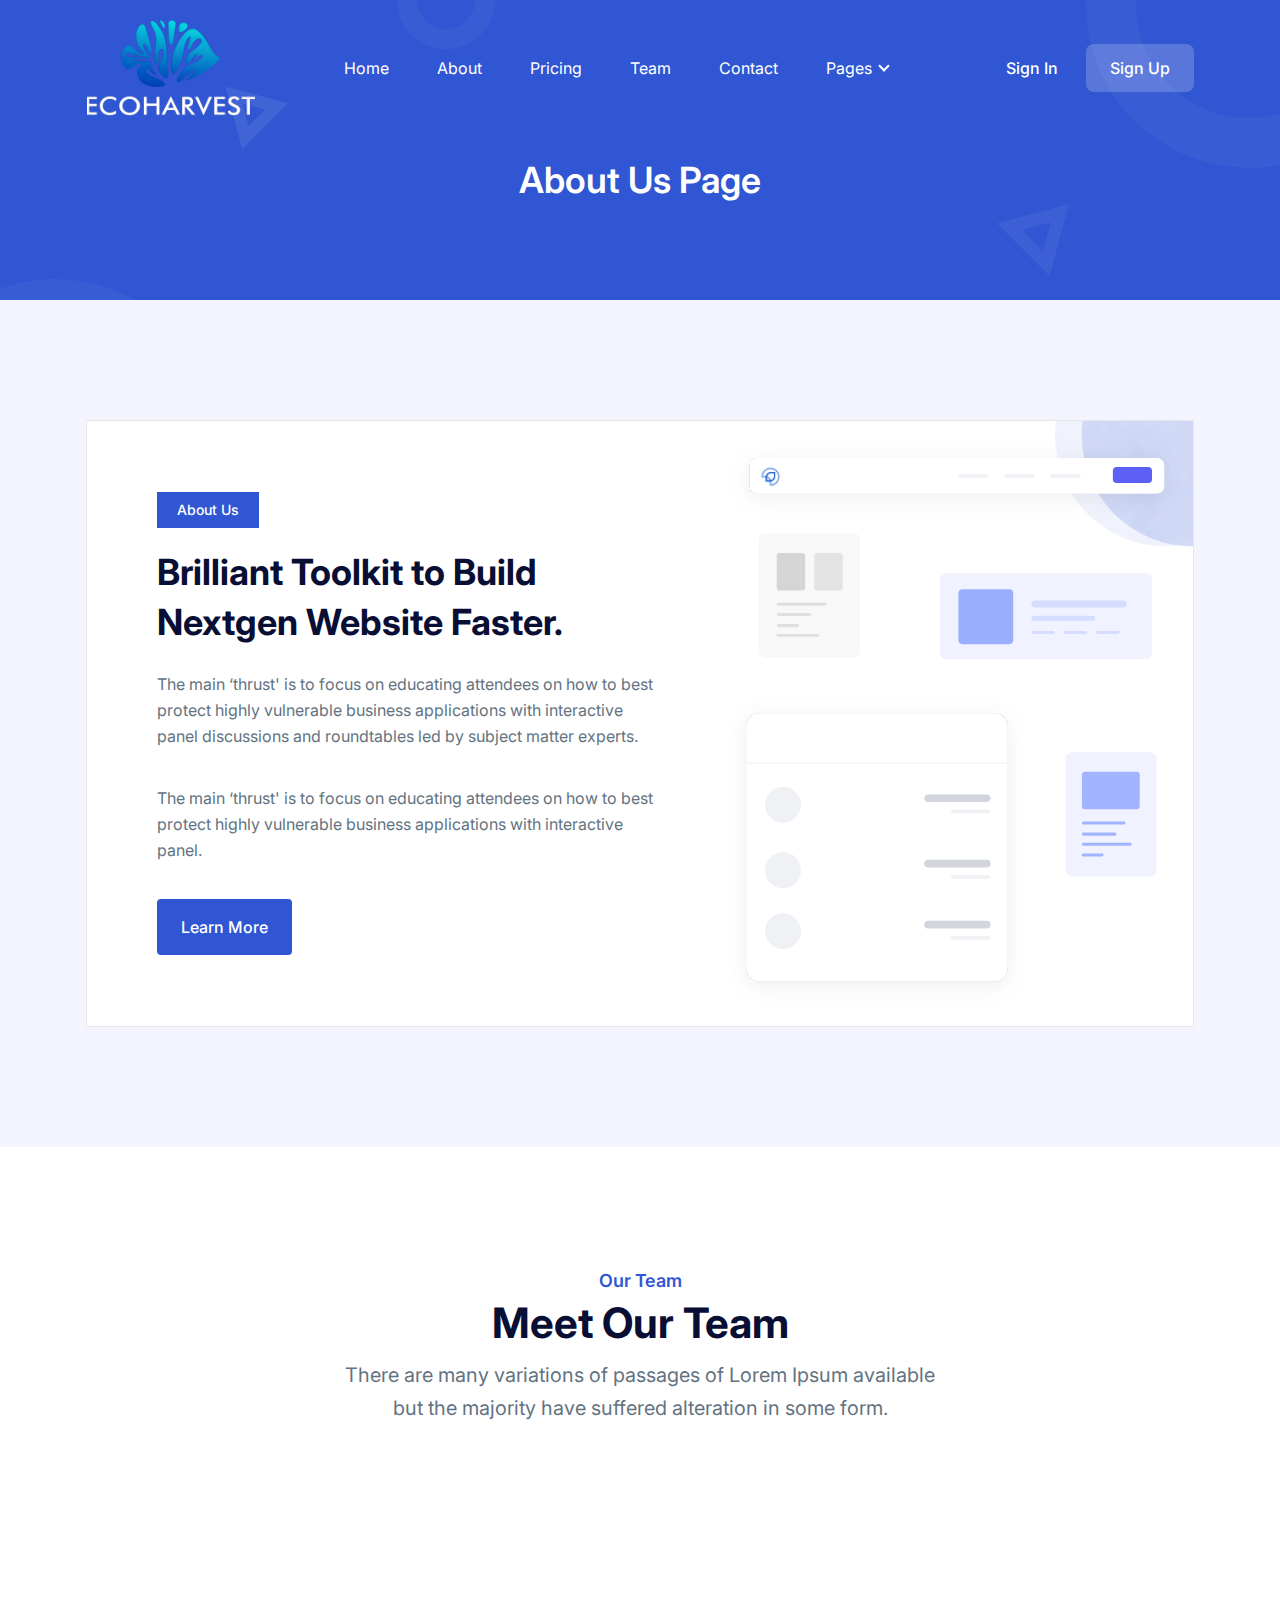
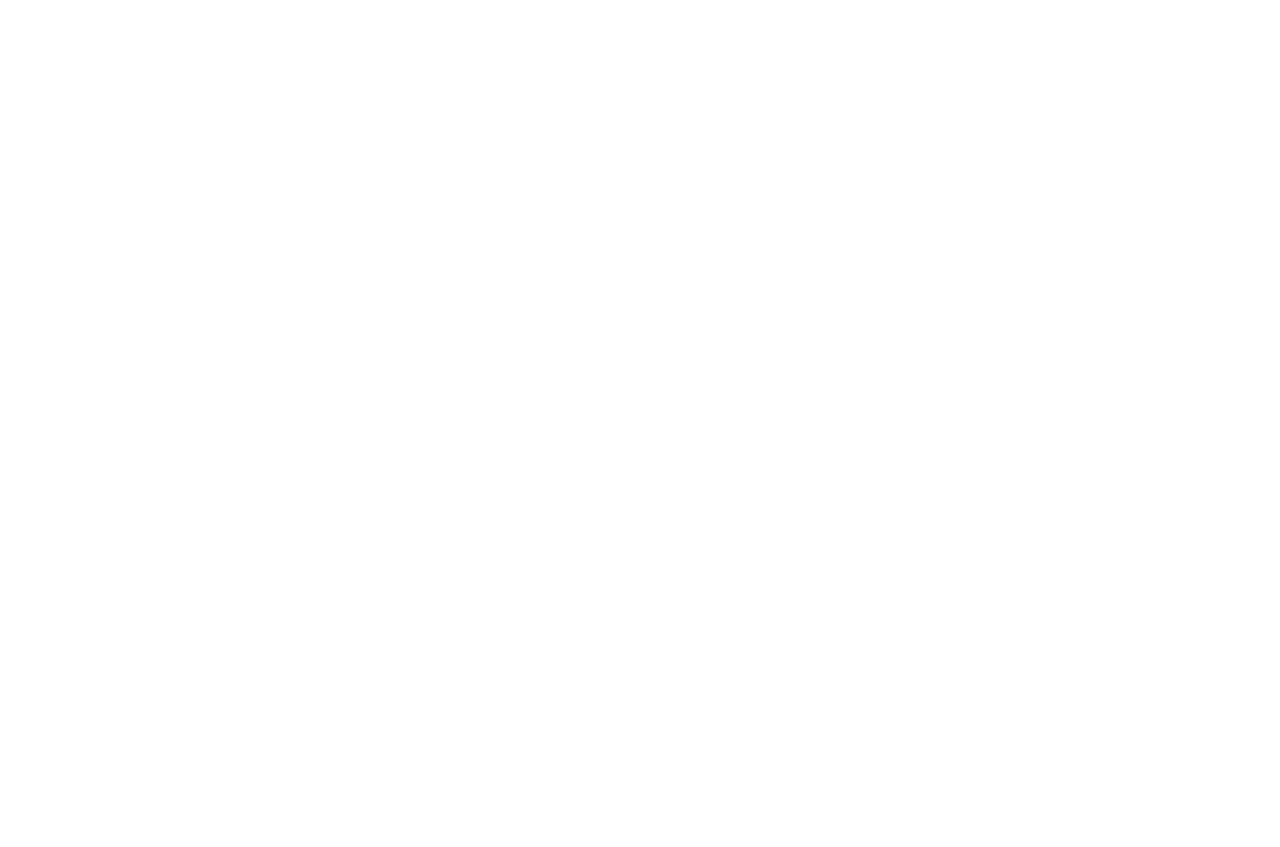
<file: about.html>
<!DOCTYPE html>
<html lang="en">
  <head>
    <meta charset="UTF-8" />
    <meta http-equiv="X-UA-Compatible" content="IE=edge" />
    <meta name="viewport" content="width=device-width, initial-scale=1.0" />
    <title>About | Play Tailwind</title>
    <link
      rel="shortcut icon"
      href="assets/images/favicon.png"
      type="image/x-icon"
    />
    <link rel="stylesheet" href="assets/css/animate.css" />
    <link rel="stylesheet" href="assets/css/tailwind.css" />

    <!-- ==== WOW JS ==== -->
    <script src="assets/js/wow.min.js"></script>
    <script>
      new WOW().init();
    </script>
  </head>
  <body>
    <!-- ====== Navbar Section Start -->
    <div
      class="ud-header absolute top-0 left-0 z-40 flex w-full items-center bg-transparent"
    >
      <div class="container">
        <div class="relative -mx-4 flex items-center justify-between">
          <div class="w-60 max-w-full px-4">
            <a href="index.html" class="navbar-logo block w-full py-5">
              <img
                src="assets/images/logo/logo-white.svg"
                alt="logo"
                class="header-logo w-full"
              />
            </a>
          </div>
          <div class="flex w-full items-center justify-between px-4">
            <div>
              <button
                id="navbarToggler"
                class="absolute right-4 top-1/2 block -translate-y-1/2 rounded-lg px-3 py-[6px] ring-primary focus:ring-2 lg:hidden"
              >
                <span
                  class="relative my-[6px] block h-[2px] w-[30px] bg-white"
                ></span>
                <span
                  class="relative my-[6px] block h-[2px] w-[30px] bg-white"
                ></span>
                <span
                  class="relative my-[6px] block h-[2px] w-[30px] bg-white"
                ></span>
              </button>
              <nav
                id="navbarCollapse"
                class="absolute right-4 top-full hidden w-full max-w-[250px] rounded-lg bg-white py-5 shadow-lg lg:static lg:block lg:w-full lg:max-w-full lg:bg-transparent lg:py-0 lg:px-4 lg:shadow-none xl:px-6"
              >
                <ul class="blcok lg:flex">
                  <li class="group relative">
                    <a
                      href="#home"
                      class="ud-menu-scroll mx-8 flex py-2 text-base text-dark group-hover:text-primary lg:mr-0 lg:inline-flex lg:py-6 lg:px-0 lg:text-white lg:group-hover:text-white lg:group-hover:opacity-70"
                    >
                      Home
                    </a>
                  </li>
                  <li class="group relative">
                    <a
                      href="/#about"
                      class="ud-menu-scroll mx-8 flex py-2 text-base text-dark group-hover:text-primary lg:mr-0 lg:ml-7 lg:inline-flex lg:py-6 lg:px-0 lg:text-white lg:group-hover:text-white lg:group-hover:opacity-70 xl:ml-12"
                    >
                      About
                    </a>
                  </li>
                  <li class="group relative">
                    <a
                      href="/#pricing"
                      class="ud-menu-scroll mx-8 flex py-2 text-base text-dark group-hover:text-primary lg:mr-0 lg:ml-7 lg:inline-flex lg:py-6 lg:px-0 lg:text-white lg:group-hover:text-white lg:group-hover:opacity-70 xl:ml-12"
                    >
                      Pricing
                    </a>
                  </li>
                  <li class="group relative">
                    <a
                      href="/#team"
                      class="ud-menu-scroll mx-8 flex py-2 text-base text-dark group-hover:text-primary lg:mr-0 lg:ml-7 lg:inline-flex lg:py-6 lg:px-0 lg:text-white lg:group-hover:text-white lg:group-hover:opacity-70 xl:ml-12"
                    >
                      Team
                    </a>
                  </li>
                  <li class="group relative">
                    <a
                      href="/#contact"
                      class="ud-menu-scroll mx-8 flex py-2 text-base text-dark group-hover:text-primary lg:mr-0 lg:ml-7 lg:inline-flex lg:py-6 lg:px-0 lg:text-white lg:group-hover:text-white lg:group-hover:opacity-70 xl:ml-12"
                    >
                      Contact
                    </a>
                  </li>
                  <li class="submenu-item group relative">
                    <a
                      href="javascript:void(0)"
                      class="relative mx-8 flex py-2 text-base text-dark after:absolute after:right-1 after:top-1/2 after:mt-[-2px] after:h-2 after:w-2 after:-translate-y-1/2 after:rotate-45 after:border-b-2 after:border-r-2 after:border-current group-hover:text-primary lg:mr-0 lg:ml-8 lg:inline-flex lg:py-6 lg:pl-0 lg:pr-4 lg:text-white lg:after:right-0 lg:group-hover:text-white lg:group-hover:opacity-70 xl:ml-12"
                    >
                      Pages
                    </a>
                    <div
                      class="submenu relative top-full left-0 hidden w-[250px] rounded-sm bg-white p-4 transition-[top] duration-300 group-hover:opacity-100 lg:invisible lg:absolute lg:top-[110%] lg:block lg:opacity-0 lg:shadow-lg lg:group-hover:visible lg:group-hover:top-full"
                    >
                      <a
                        href="about.html"
                        class="block rounded py-[10px] px-4 text-sm text-body-color hover:text-primary"
                      >
                        About Page
                      </a>
                      <a
                        href="pricing.html"
                        class="block rounded py-[10px] px-4 text-sm text-body-color hover:text-primary"
                      >
                        Pricing Page
                      </a>
                      <a
                        href="contact.html"
                        class="block rounded py-[10px] px-4 text-sm text-body-color hover:text-primary"
                      >
                        Contact Page
                      </a>
                      <a
                        href="blog-grids.html"
                        class="block rounded py-[10px] px-4 text-sm text-body-color hover:text-primary"
                      >
                        Blog Grid Page
                      </a>
                      <a
                        href="blog-details.html"
                        class="block rounded py-[10px] px-4 text-sm text-body-color hover:text-primary"
                      >
                        Blog Details Page
                      </a>
                      <a
                        href="signup.html"
                        class="block rounded py-[10px] px-4 text-sm text-body-color hover:text-primary"
                      >
                        Sign Up Page
                      </a>
                      <a
                        href="signin.html"
                        class="block rounded py-[10px] px-4 text-sm text-body-color hover:text-primary"
                      >
                        Sign In Page
                      </a>
                      <a
                        href="404.html"
                        class="block rounded py-[10px] px-4 text-sm text-body-color hover:text-primary"
                      >
                        404 Page
                      </a>
                    </div>
                  </li>
                </ul>
              </nav>
            </div>
            <div class="hidden justify-end pr-16 sm:flex lg:pr-0">
              <a
                href="signin.html"
                class="loginBtn py-3 px-7 text-base font-medium text-white hover:opacity-70"
              >
                Sign In
              </a>
              <a
                href="signup.html"
                class="signUpBtn rounded-lg bg-white bg-opacity-20 py-3 px-6 text-base font-medium text-white duration-300 ease-in-out hover:bg-opacity-100 hover:text-dark"
              >
                Sign Up
              </a>
            </div>
          </div>
        </div>
      </div>
    </div>
    <!-- ====== Navbar Section End -->

    <!-- ====== Banner Section Start -->
    <div
      class="relative z-10 overflow-hidden bg-primary pt-[120px] pb-[100px] md:pt-[130px] lg:pt-[160px]"
    >
      <div class="container">
        <div class="-mx-4 flex flex-wrap items-center">
          <div class="w-full px-4">
            <div class="text-center">
              <h1 class="text-4xl font-semibold text-white">About Us Page</h1>
            </div>
          </div>
        </div>
      </div>
      <div>
        <span class="absolute top-0 left-0 z-[-1]">
          <svg
            width="495"
            height="470"
            viewBox="0 0 495 470"
            fill="none"
            xmlns="http://www.w3.org/2000/svg"
          >
            <circle
              cx="55"
              cy="442"
              r="138"
              stroke="white"
              stroke-opacity="0.04"
              stroke-width="50"
            />
            <circle
              cx="446"
              r="39"
              stroke="white"
              stroke-opacity="0.04"
              stroke-width="20"
            />
            <path
              d="M245.406 137.609L233.985 94.9852L276.609 106.406L245.406 137.609Z"
              stroke="white"
              stroke-opacity="0.08"
              stroke-width="12"
            />
          </svg>
        </span>
        <span class="absolute top-0 right-0 z-[-1]">
          <svg
            width="493"
            height="470"
            viewBox="0 0 493 470"
            fill="none"
            xmlns="http://www.w3.org/2000/svg"
          >
            <circle
              cx="462"
              cy="5"
              r="138"
              stroke="white"
              stroke-opacity="0.04"
              stroke-width="50"
            />
            <circle
              cx="49"
              cy="470"
              r="39"
              stroke="white"
              stroke-opacity="0.04"
              stroke-width="20"
            />
            <path
              d="M222.393 226.701L272.808 213.192L259.299 263.607L222.393 226.701Z"
              stroke="white"
              stroke-opacity="0.06"
              stroke-width="13"
            />
          </svg>
        </span>
      </div>
    </div>
    <!-- ====== Banner Section End -->

    <!-- ====== About Section Start -->
    <section
      id="about"
      class="bg-[#f3f4fe] pt-20 pb-20 lg:pt-[120px] lg:pb-[120px]"
    >
      <div class="container">
        <div class="wow fadeInUp bg-white" data-wow-delay=".2s">
          <div class="-mx-4 flex flex-wrap">
            <div class="w-full px-4">
              <div
                class="items-center justify-between overflow-hidden border lg:flex"
              >
                <div
                  class="w-full py-12 px-7 sm:px-12 md:p-16 lg:max-w-[565px] lg:py-9 lg:px-16 xl:max-w-[640px] xl:p-[70px]"
                >
                  <span
                    class="mb-5 inline-block bg-primary py-2 px-5 text-sm font-medium text-white"
                  >
                    About Us
                  </span>
                  <h2
                    class="mb-6 text-3xl font-bold text-dark sm:text-4xl sm:leading-snug 2xl:text-[40px]"
                  >
                    Brilliant Toolkit to Build Nextgen Website Faster.
                  </h2>
                  <p class="mb-9 text-base leading-relaxed text-body-color">
                    The main ‘thrust' is to focus on educating attendees on how
                    to best protect highly vulnerable business applications with
                    interactive panel discussions and roundtables led by subject
                    matter experts.
                  </p>
                  <p class="mb-9 text-base leading-relaxed text-body-color">
                    The main ‘thrust' is to focus on educating attendees on how
                    to best protect highly vulnerable business applications with
                    interactive panel.
                  </p>
                  <a
                    href="javascript:void(0)"
                    class="inline-flex items-center justify-center rounded bg-primary py-4 px-6 text-base font-medium text-white transition duration-300 ease-in-out hover:bg-opacity-90 hover:shadow-lg"
                  >
                    Learn More
                  </a>
                </div>
                <div class="text-center">
                  <div class="relative z-10 inline-block">
                    <img
                      src="assets/images/about/about-image.svg"
                      alt="image"
                      class="mx-auto lg:ml-auto"
                    />
                  </div>
                </div>
              </div>
            </div>
          </div>
        </div>
      </div>
    </section>
    <!-- ====== About Section End -->

    <!-- ====== Team Section Start -->
    <section id="team" class="pt-20 pb-10 lg:pt-[120px] lg:pb-20">
      <div class="container">
        <div class="-mx-4 flex flex-wrap">
          <div class="w-full px-4">
            <div class="mx-auto mb-[60px] max-w-[620px] text-center">
              <span class="mb-2 block text-lg font-semibold text-primary">
                Our Team
              </span>
              <h2
                class="mb-4 text-3xl font-bold text-dark sm:text-4xl md:text-[42px]"
              >
                Meet Our Team
              </h2>
              <p
                class="text-lg leading-relaxed text-body-color sm:text-xl sm:leading-relaxed"
              >
                There are many variations of passages of Lorem Ipsum available
                but the majority have suffered alteration in some form.
              </p>
            </div>
          </div>
        </div>

        <div class="-mx-4 flex flex-wrap justify-center">
          <div class="w-full px-4 sm:w-1/2 lg:w-1/4">
            <div class="wow fadeInUp mb-10" data-wow-delay=".1s">
              <div
                class="h-170px] relative z-10 mx-auto mb-6 w-[170px] rounded-full"
              >
                <img
                  src="assets/images/team/team-01.png"
                  alt="image"
                  class="w-full rounded-full"
                />
                <span class="absolute top-0 left-0 z-[-1]">
                  <svg
                    width="71"
                    height="82"
                    viewBox="0 0 71 82"
                    fill="none"
                    xmlns="http://www.w3.org/2000/svg"
                  >
                    <circle
                      cx="1.29337"
                      cy="80.7066"
                      r="1.29337"
                      transform="rotate(-90 1.29337 80.7066)"
                      fill="#3056D3"
                    />
                    <circle
                      cx="12.6747"
                      cy="80.7066"
                      r="1.29337"
                      transform="rotate(-90 12.6747 80.7066)"
                      fill="#3056D3"
                    />
                    <circle
                      cx="24.0575"
                      cy="80.7066"
                      r="1.29337"
                      transform="rotate(-90 24.0575 80.7066)"
                      fill="#3056D3"
                    />
                    <circle
                      cx="35.4379"
                      cy="80.7066"
                      r="1.29337"
                      transform="rotate(-90 35.4379 80.7066)"
                      fill="#3056D3"
                    />
                    <circle
                      cx="46.8197"
                      cy="80.7066"
                      r="1.29337"
                      transform="rotate(-90 46.8197 80.7066)"
                      fill="#3056D3"
                    />
                    <circle
                      cx="68.807"
                      cy="80.7066"
                      r="1.29337"
                      transform="rotate(-90 68.807 80.7066)"
                      fill="#3056D3"
                    />
                    <circle
                      cx="57.9443"
                      cy="80.7066"
                      r="1.29337"
                      transform="rotate(-90 57.9443 80.7066)"
                      fill="#3056D3"
                    />
                    <circle
                      cx="1.29337"
                      cy="69.3249"
                      r="1.29337"
                      transform="rotate(-90 1.29337 69.3249)"
                      fill="#3056D3"
                    />
                    <circle
                      cx="12.6747"
                      cy="69.3249"
                      r="1.29337"
                      transform="rotate(-90 12.6747 69.3249)"
                      fill="#3056D3"
                    />
                    <circle
                      cx="24.0575"
                      cy="69.3249"
                      r="1.29337"
                      transform="rotate(-90 24.0575 69.3249)"
                      fill="#3056D3"
                    />
                    <circle
                      cx="35.4379"
                      cy="69.3249"
                      r="1.29337"
                      transform="rotate(-90 35.4379 69.3249)"
                      fill="#3056D3"
                    />
                    <circle
                      cx="46.8197"
                      cy="69.325"
                      r="1.29337"
                      transform="rotate(-90 46.8197 69.325)"
                      fill="#3056D3"
                    />
                    <circle
                      cx="68.807"
                      cy="69.325"
                      r="1.29337"
                      transform="rotate(-90 68.807 69.325)"
                      fill="#3056D3"
                    />
                    <circle
                      cx="57.9433"
                      cy="69.325"
                      r="1.29337"
                      transform="rotate(-90 57.9433 69.325)"
                      fill="#3056D3"
                    />
                    <circle
                      cx="1.29337"
                      cy="57.9433"
                      r="1.29337"
                      transform="rotate(-90 1.29337 57.9433)"
                      fill="#3056D3"
                    />
                    <circle
                      cx="1.29337"
                      cy="24.0568"
                      r="1.29337"
                      transform="rotate(-90 1.29337 24.0568)"
                      fill="#3056D3"
                    />
                    <circle
                      cx="12.6747"
                      cy="57.9433"
                      r="1.29337"
                      transform="rotate(-90 12.6747 57.9433)"
                      fill="#3056D3"
                    />
                    <circle
                      cx="12.6747"
                      cy="24.0568"
                      r="1.29337"
                      transform="rotate(-90 12.6747 24.0568)"
                      fill="#3056D3"
                    />
                    <circle
                      cx="24.0575"
                      cy="57.9433"
                      r="1.29337"
                      transform="rotate(-90 24.0575 57.9433)"
                      fill="#3056D3"
                    />
                    <circle
                      cx="24.0575"
                      cy="24.0568"
                      r="1.29337"
                      transform="rotate(-90 24.0575 24.0568)"
                      fill="#3056D3"
                    />
                    <circle
                      cx="35.4379"
                      cy="57.9433"
                      r="1.29337"
                      transform="rotate(-90 35.4379 57.9433)"
                      fill="#3056D3"
                    />
                    <circle
                      cx="35.4379"
                      cy="24.0568"
                      r="1.29337"
                      transform="rotate(-90 35.4379 24.0568)"
                      fill="#3056D3"
                    />
                    <circle
                      cx="46.8197"
                      cy="57.9431"
                      r="1.29337"
                      transform="rotate(-90 46.8197 57.9431)"
                      fill="#3056D3"
                    />
                    <circle
                      cx="46.8197"
                      cy="24.0567"
                      r="1.29337"
                      transform="rotate(-90 46.8197 24.0567)"
                      fill="#3056D3"
                    />
                    <circle
                      cx="68.807"
                      cy="57.9431"
                      r="1.29337"
                      transform="rotate(-90 68.807 57.9431)"
                      fill="#3056D3"
                    />
                    <circle
                      cx="68.807"
                      cy="24.0567"
                      r="1.29337"
                      transform="rotate(-90 68.807 24.0567)"
                      fill="#3056D3"
                    />
                    <circle
                      cx="57.9433"
                      cy="57.9431"
                      r="1.29337"
                      transform="rotate(-90 57.9433 57.9431)"
                      fill="#3056D3"
                    />
                    <circle
                      cx="57.9443"
                      cy="24.0567"
                      r="1.29337"
                      transform="rotate(-90 57.9443 24.0567)"
                      fill="#3056D3"
                    />
                    <circle
                      cx="1.29337"
                      cy="46.5615"
                      r="1.29337"
                      transform="rotate(-90 1.29337 46.5615)"
                      fill="#3056D3"
                    />
                    <circle
                      cx="1.29337"
                      cy="12.6751"
                      r="1.29337"
                      transform="rotate(-90 1.29337 12.6751)"
                      fill="#3056D3"
                    />
                    <circle
                      cx="12.6747"
                      cy="46.5615"
                      r="1.29337"
                      transform="rotate(-90 12.6747 46.5615)"
                      fill="#3056D3"
                    />
                    <circle
                      cx="12.6747"
                      cy="12.6751"
                      r="1.29337"
                      transform="rotate(-90 12.6747 12.6751)"
                      fill="#3056D3"
                    />
                    <circle
                      cx="24.0575"
                      cy="46.5615"
                      r="1.29337"
                      transform="rotate(-90 24.0575 46.5615)"
                      fill="#3056D3"
                    />
                    <circle
                      cx="24.0575"
                      cy="12.6751"
                      r="1.29337"
                      transform="rotate(-90 24.0575 12.6751)"
                      fill="#3056D3"
                    />
                    <circle
                      cx="35.4379"
                      cy="46.5615"
                      r="1.29337"
                      transform="rotate(-90 35.4379 46.5615)"
                      fill="#3056D3"
                    />
                    <circle
                      cx="35.4379"
                      cy="12.6751"
                      r="1.29337"
                      transform="rotate(-90 35.4379 12.6751)"
                      fill="#3056D3"
                    />
                    <circle
                      cx="46.8197"
                      cy="46.5615"
                      r="1.29337"
                      transform="rotate(-90 46.8197 46.5615)"
                      fill="#3056D3"
                    />
                    <circle
                      cx="46.8197"
                      cy="12.6751"
                      r="1.29337"
                      transform="rotate(-90 46.8197 12.6751)"
                      fill="#3056D3"
                    />
                    <circle
                      cx="68.807"
                      cy="46.5615"
                      r="1.29337"
                      transform="rotate(-90 68.807 46.5615)"
                      fill="#3056D3"
                    />
                    <circle
                      cx="68.807"
                      cy="12.6751"
                      r="1.29337"
                      transform="rotate(-90 68.807 12.6751)"
                      fill="#3056D3"
                    />
                    <circle
                      cx="57.9433"
                      cy="46.5615"
                      r="1.29337"
                      transform="rotate(-90 57.9433 46.5615)"
                      fill="#3056D3"
                    />
                    <circle
                      cx="57.9443"
                      cy="12.6751"
                      r="1.29337"
                      transform="rotate(-90 57.9443 12.6751)"
                      fill="#3056D3"
                    />
                    <circle
                      cx="1.29337"
                      cy="35.1798"
                      r="1.29337"
                      transform="rotate(-90 1.29337 35.1798)"
                      fill="#3056D3"
                    />
                    <circle
                      cx="1.29337"
                      cy="1.2933"
                      r="1.29337"
                      transform="rotate(-90 1.29337 1.2933)"
                      fill="#3056D3"
                    />
                    <circle
                      cx="12.6747"
                      cy="35.1798"
                      r="1.29337"
                      transform="rotate(-90 12.6747 35.1798)"
                      fill="#3056D3"
                    />
                    <circle
                      cx="12.6747"
                      cy="1.2933"
                      r="1.29337"
                      transform="rotate(-90 12.6747 1.2933)"
                      fill="#3056D3"
                    />
                    <circle
                      cx="24.0575"
                      cy="35.1798"
                      r="1.29337"
                      transform="rotate(-90 24.0575 35.1798)"
                      fill="#3056D3"
                    />
                    <circle
                      cx="24.0575"
                      cy="1.29336"
                      r="1.29337"
                      transform="rotate(-90 24.0575 1.29336)"
                      fill="#3056D3"
                    />
                    <circle
                      cx="35.4379"
                      cy="35.1798"
                      r="1.29337"
                      transform="rotate(-90 35.4379 35.1798)"
                      fill="#3056D3"
                    />
                    <circle
                      cx="35.4379"
                      cy="1.29336"
                      r="1.29337"
                      transform="rotate(-90 35.4379 1.29336)"
                      fill="#3056D3"
                    />
                    <circle
                      cx="46.8197"
                      cy="35.18"
                      r="1.29337"
                      transform="rotate(-90 46.8197 35.18)"
                      fill="#3056D3"
                    />
                    <circle
                      cx="46.8197"
                      cy="1.29354"
                      r="1.29337"
                      transform="rotate(-90 46.8197 1.29354)"
                      fill="#3056D3"
                    />
                    <circle
                      cx="68.807"
                      cy="35.18"
                      r="1.29337"
                      transform="rotate(-90 68.807 35.18)"
                      fill="#3056D3"
                    />
                    <circle
                      cx="68.807"
                      cy="1.29354"
                      r="1.29337"
                      transform="rotate(-90 68.807 1.29354)"
                      fill="#3056D3"
                    />
                    <circle
                      cx="57.9443"
                      cy="35.18"
                      r="1.29337"
                      transform="rotate(-90 57.9443 35.18)"
                      fill="#3056D3"
                    />
                    <circle
                      cx="57.9443"
                      cy="1.29354"
                      r="1.29337"
                      transform="rotate(-90 57.9443 1.29354)"
                      fill="#3056D3"
                    />
                  </svg>
                </span>
                <span class="absolute right-0 bottom-0">
                  <svg
                    width="22"
                    height="22"
                    viewBox="0 0 22 22"
                    fill="none"
                    xmlns="http://www.w3.org/2000/svg"
                  >
                    <path
                      d="M21.5 21.5L0.505701 21.5C0.767606 10.023 10.023 0.767604 21.5 0.505697L21.5 21.5Z"
                      stroke="#13C296"
                    />
                  </svg>
                </span>
              </div>
              <div class="text-center">
                <h4 class="mb-2 text-lg font-medium text-dark">
                  Adveen Desuza
                </h4>
                <p class="mb-5 text-sm font-medium text-body-color">
                  UI Designer
                </p>
                <div class="flex items-center justify-center">
                  <a
                    href="javascript:void(0)"
                    class="mx-2 flex h-8 w-8 items-center justify-center text-[#cdced6] hover:text-primary"
                  >
                    <svg
                      width="10"
                      height="18"
                      viewBox="0 0 10 18"
                      class="fill-current"
                    >
                      <path
                        d="M9.29878 7.2H7.74898H7.19548V6.61935V4.81936V4.23871H7.74898H8.91133C9.21575 4.23871 9.46483 4.00645 9.46483 3.65806V0.580645C9.46483 0.26129 9.24343 0 8.91133 0H6.89106C4.70474 0 3.18262 1.62581 3.18262 4.03548V6.56129V7.14194H2.62912H0.747223C0.359774 7.14194 0 7.46129 0 7.92581V10.0161C0 10.4226 0.304424 10.8 0.747223 10.8H2.57377H3.12727V11.3806V17.2161C3.12727 17.6226 3.43169 18 3.87449 18H6.47593C6.64198 18 6.78036 17.9129 6.89106 17.7968C7.00176 17.6806 7.08478 17.4774 7.08478 17.3032V11.4097V10.829H7.66596H8.91133C9.2711 10.829 9.54785 10.5968 9.6032 10.2484V10.2194V10.1903L9.99065 8.1871C10.0183 7.98387 9.99065 7.75161 9.8246 7.51935C9.76925 7.37419 9.52018 7.22903 9.29878 7.2Z"
                      />
                    </svg>
                  </a>
                  <a
                    href="javascript:void(0)"
                    class="mx-2 flex h-8 w-8 items-center justify-center text-[#cdced6] hover:text-primary"
                  >
                    <svg
                      width="18"
                      height="14"
                      viewBox="0 0 18 14"
                      class="fill-current"
                    >
                      <path
                        d="M15.9968 2.41096L17.1 1.09589C17.4194 0.739726 17.5065 0.465753 17.5355 0.328767C16.6645 0.821918 15.8516 0.986301 15.329 0.986301H15.1258L15.0097 0.876712C14.3129 0.30137 13.4419 0 12.5129 0C10.4806 0 8.88387 1.58904 8.88387 3.42466C8.88387 3.53425 8.88387 3.69863 8.9129 3.80822L9 4.35616L8.39032 4.32877C4.67419 4.21918 1.62581 1.20548 1.13226 0.684932C0.319355 2.05479 0.783871 3.36986 1.27742 4.19178L2.26452 5.72603L0.696774 4.90411C0.725806 6.05479 1.19032 6.9589 2.09032 7.61644L2.87419 8.16438L2.09032 8.46575C2.58387 9.86301 3.6871 10.4384 4.5 10.6575L5.57419 10.9315L4.55806 11.589C2.93226 12.6849 0.9 12.6027 0 12.5205C1.82903 13.726 4.00645 14 5.51613 14C6.64839 14 7.49032 13.8904 7.69355 13.8082C15.8226 12 16.2 5.15068 16.2 3.78082V3.58904L16.3742 3.47945C17.3613 2.60274 17.7677 2.13699 18 1.86301C17.9129 1.89041 17.7968 1.94521 17.6806 1.9726L15.9968 2.41096Z"
                      />
                    </svg>
                  </a>
                  <a
                    href="javascript:void(0)"
                    class="mx-2 flex h-8 w-8 items-center justify-center text-[#cdced6] hover:text-primary"
                  >
                    <svg
                      width="18"
                      height="18"
                      viewBox="0 0 18 18"
                      class="fill-current"
                    >
                      <path
                        d="M8.90245 12.1939C10.7363 12.1939 12.2229 10.7073 12.2229 8.87352C12.2229 7.0397 10.7363 5.5531 8.90245 5.5531C7.06863 5.5531 5.58203 7.0397 5.58203 8.87352C5.58203 10.7073 7.06863 12.1939 8.90245 12.1939Z"
                      />
                      <path
                        d="M12.5088 0H5.23824C2.34719 0 0 2.34719 0 5.23824V12.4516C0 15.3999 2.34719 17.7471 5.23824 17.7471H12.4516C15.3999 17.7471 17.7471 15.3999 17.7471 12.5088V5.23824C17.7471 2.34719 15.3999 0 12.5088 0ZM8.90215 13.2244C6.46909 13.2244 4.55126 11.2493 4.55126 8.87353C4.55126 6.49771 6.49771 4.52264 8.90215 4.52264C11.278 4.52264 13.2244 6.49771 13.2244 8.87353C13.2244 11.2493 11.3066 13.2244 8.90215 13.2244ZM14.9133 4.92338C14.627 5.23824 14.1976 5.40999 13.711 5.40999C13.2817 5.40999 12.8523 5.23824 12.5088 4.92338C12.1939 4.60851 12.0222 4.20777 12.0222 3.72116C12.0222 3.23454 12.1939 2.86243 12.5088 2.51894C12.8237 2.17545 13.2244 2.0037 13.711 2.0037C14.1404 2.0037 14.5984 2.17545 14.9133 2.49031C15.1995 2.86243 15.3999 3.29179 15.3999 3.74978C15.3712 4.20777 15.1995 4.60851 14.9133 4.92338Z"
                      />
                      <path
                        d="M13.7397 3.03418C13.3676 3.03418 13.0527 3.34905 13.0527 3.72116C13.0527 4.09328 13.3676 4.40815 13.7397 4.40815C14.1118 4.40815 14.4267 4.09328 14.4267 3.72116C14.4267 3.34905 14.1405 3.03418 13.7397 3.03418Z"
                      />
                    </svg>
                  </a>
                </div>
              </div>
            </div>
          </div>
          <div class="w-full px-4 sm:w-1/2 lg:w-1/4">
            <div class="wow fadeInUp mb-10" data-wow-delay=".15s">
              <div
                class="h-170px] relative z-10 mx-auto mb-6 w-[170px] rounded-full"
              >
                <img
                  src="assets/images/team/team-02.png"
                  alt="image"
                  class="w-full rounded-full"
                />
                <span class="absolute top-0 left-0 z-[-1]">
                  <svg
                    width="71"
                    height="82"
                    viewBox="0 0 71 82"
                    fill="none"
                    xmlns="http://www.w3.org/2000/svg"
                  >
                    <circle
                      cx="1.29337"
                      cy="80.7066"
                      r="1.29337"
                      transform="rotate(-90 1.29337 80.7066)"
                      fill="#3056D3"
                    />
                    <circle
                      cx="12.6747"
                      cy="80.7066"
                      r="1.29337"
                      transform="rotate(-90 12.6747 80.7066)"
                      fill="#3056D3"
                    />
                    <circle
                      cx="24.0575"
                      cy="80.7066"
                      r="1.29337"
                      transform="rotate(-90 24.0575 80.7066)"
                      fill="#3056D3"
                    />
                    <circle
                      cx="35.4379"
                      cy="80.7066"
                      r="1.29337"
                      transform="rotate(-90 35.4379 80.7066)"
                      fill="#3056D3"
                    />
                    <circle
                      cx="46.8197"
                      cy="80.7066"
                      r="1.29337"
                      transform="rotate(-90 46.8197 80.7066)"
                      fill="#3056D3"
                    />
                    <circle
                      cx="68.807"
                      cy="80.7066"
                      r="1.29337"
                      transform="rotate(-90 68.807 80.7066)"
                      fill="#3056D3"
                    />
                    <circle
                      cx="57.9443"
                      cy="80.7066"
                      r="1.29337"
                      transform="rotate(-90 57.9443 80.7066)"
                      fill="#3056D3"
                    />
                    <circle
                      cx="1.29337"
                      cy="69.3249"
                      r="1.29337"
                      transform="rotate(-90 1.29337 69.3249)"
                      fill="#3056D3"
                    />
                    <circle
                      cx="12.6747"
                      cy="69.3249"
                      r="1.29337"
                      transform="rotate(-90 12.6747 69.3249)"
                      fill="#3056D3"
                    />
                    <circle
                      cx="24.0575"
                      cy="69.3249"
                      r="1.29337"
                      transform="rotate(-90 24.0575 69.3249)"
                      fill="#3056D3"
                    />
                    <circle
                      cx="35.4379"
                      cy="69.3249"
                      r="1.29337"
                      transform="rotate(-90 35.4379 69.3249)"
                      fill="#3056D3"
                    />
                    <circle
                      cx="46.8197"
                      cy="69.325"
                      r="1.29337"
                      transform="rotate(-90 46.8197 69.325)"
                      fill="#3056D3"
                    />
                    <circle
                      cx="68.807"
                      cy="69.325"
                      r="1.29337"
                      transform="rotate(-90 68.807 69.325)"
                      fill="#3056D3"
                    />
                    <circle
                      cx="57.9433"
                      cy="69.325"
                      r="1.29337"
                      transform="rotate(-90 57.9433 69.325)"
                      fill="#3056D3"
                    />
                    <circle
                      cx="1.29337"
                      cy="57.9433"
                      r="1.29337"
                      transform="rotate(-90 1.29337 57.9433)"
                      fill="#3056D3"
                    />
                    <circle
                      cx="1.29337"
                      cy="24.0568"
                      r="1.29337"
                      transform="rotate(-90 1.29337 24.0568)"
                      fill="#3056D3"
                    />
                    <circle
                      cx="12.6747"
                      cy="57.9433"
                      r="1.29337"
                      transform="rotate(-90 12.6747 57.9433)"
                      fill="#3056D3"
                    />
                    <circle
                      cx="12.6747"
                      cy="24.0568"
                      r="1.29337"
                      transform="rotate(-90 12.6747 24.0568)"
                      fill="#3056D3"
                    />
                    <circle
                      cx="24.0575"
                      cy="57.9433"
                      r="1.29337"
                      transform="rotate(-90 24.0575 57.9433)"
                      fill="#3056D3"
                    />
                    <circle
                      cx="24.0575"
                      cy="24.0568"
                      r="1.29337"
                      transform="rotate(-90 24.0575 24.0568)"
                      fill="#3056D3"
                    />
                    <circle
                      cx="35.4379"
                      cy="57.9433"
                      r="1.29337"
                      transform="rotate(-90 35.4379 57.9433)"
                      fill="#3056D3"
                    />
                    <circle
                      cx="35.4379"
                      cy="24.0568"
                      r="1.29337"
                      transform="rotate(-90 35.4379 24.0568)"
                      fill="#3056D3"
                    />
                    <circle
                      cx="46.8197"
                      cy="57.9431"
                      r="1.29337"
                      transform="rotate(-90 46.8197 57.9431)"
                      fill="#3056D3"
                    />
                    <circle
                      cx="46.8197"
                      cy="24.0567"
                      r="1.29337"
                      transform="rotate(-90 46.8197 24.0567)"
                      fill="#3056D3"
                    />
                    <circle
                      cx="68.807"
                      cy="57.9431"
                      r="1.29337"
                      transform="rotate(-90 68.807 57.9431)"
                      fill="#3056D3"
                    />
                    <circle
                      cx="68.807"
                      cy="24.0567"
                      r="1.29337"
                      transform="rotate(-90 68.807 24.0567)"
                      fill="#3056D3"
                    />
                    <circle
                      cx="57.9433"
                      cy="57.9431"
                      r="1.29337"
                      transform="rotate(-90 57.9433 57.9431)"
                      fill="#3056D3"
                    />
                    <circle
                      cx="57.9443"
                      cy="24.0567"
                      r="1.29337"
                      transform="rotate(-90 57.9443 24.0567)"
                      fill="#3056D3"
                    />
                    <circle
                      cx="1.29337"
                      cy="46.5615"
                      r="1.29337"
                      transform="rotate(-90 1.29337 46.5615)"
                      fill="#3056D3"
                    />
                    <circle
                      cx="1.29337"
                      cy="12.6751"
                      r="1.29337"
                      transform="rotate(-90 1.29337 12.6751)"
                      fill="#3056D3"
                    />
                    <circle
                      cx="12.6747"
                      cy="46.5615"
                      r="1.29337"
                      transform="rotate(-90 12.6747 46.5615)"
                      fill="#3056D3"
                    />
                    <circle
                      cx="12.6747"
                      cy="12.6751"
                      r="1.29337"
                      transform="rotate(-90 12.6747 12.6751)"
                      fill="#3056D3"
                    />
                    <circle
                      cx="24.0575"
                      cy="46.5615"
                      r="1.29337"
                      transform="rotate(-90 24.0575 46.5615)"
                      fill="#3056D3"
                    />
                    <circle
                      cx="24.0575"
                      cy="12.6751"
                      r="1.29337"
                      transform="rotate(-90 24.0575 12.6751)"
                      fill="#3056D3"
                    />
                    <circle
                      cx="35.4379"
                      cy="46.5615"
                      r="1.29337"
                      transform="rotate(-90 35.4379 46.5615)"
                      fill="#3056D3"
                    />
                    <circle
                      cx="35.4379"
                      cy="12.6751"
                      r="1.29337"
                      transform="rotate(-90 35.4379 12.6751)"
                      fill="#3056D3"
                    />
                    <circle
                      cx="46.8197"
                      cy="46.5615"
                      r="1.29337"
                      transform="rotate(-90 46.8197 46.5615)"
                      fill="#3056D3"
                    />
                    <circle
                      cx="46.8197"
                      cy="12.6751"
                      r="1.29337"
                      transform="rotate(-90 46.8197 12.6751)"
                      fill="#3056D3"
                    />
                    <circle
                      cx="68.807"
                      cy="46.5615"
                      r="1.29337"
                      transform="rotate(-90 68.807 46.5615)"
                      fill="#3056D3"
                    />
                    <circle
                      cx="68.807"
                      cy="12.6751"
                      r="1.29337"
                      transform="rotate(-90 68.807 12.6751)"
                      fill="#3056D3"
                    />
                    <circle
                      cx="57.9433"
                      cy="46.5615"
                      r="1.29337"
                      transform="rotate(-90 57.9433 46.5615)"
                      fill="#3056D3"
                    />
                    <circle
                      cx="57.9443"
                      cy="12.6751"
                      r="1.29337"
                      transform="rotate(-90 57.9443 12.6751)"
                      fill="#3056D3"
                    />
                    <circle
                      cx="1.29337"
                      cy="35.1798"
                      r="1.29337"
                      transform="rotate(-90 1.29337 35.1798)"
                      fill="#3056D3"
                    />
                    <circle
                      cx="1.29337"
                      cy="1.2933"
                      r="1.29337"
                      transform="rotate(-90 1.29337 1.2933)"
                      fill="#3056D3"
                    />
                    <circle
                      cx="12.6747"
                      cy="35.1798"
                      r="1.29337"
                      transform="rotate(-90 12.6747 35.1798)"
                      fill="#3056D3"
                    />
                    <circle
                      cx="12.6747"
                      cy="1.2933"
                      r="1.29337"
                      transform="rotate(-90 12.6747 1.2933)"
                      fill="#3056D3"
                    />
                    <circle
                      cx="24.0575"
                      cy="35.1798"
                      r="1.29337"
                      transform="rotate(-90 24.0575 35.1798)"
                      fill="#3056D3"
                    />
                    <circle
                      cx="24.0575"
                      cy="1.29336"
                      r="1.29337"
                      transform="rotate(-90 24.0575 1.29336)"
                      fill="#3056D3"
                    />
                    <circle
                      cx="35.4379"
                      cy="35.1798"
                      r="1.29337"
                      transform="rotate(-90 35.4379 35.1798)"
                      fill="#3056D3"
                    />
                    <circle
                      cx="35.4379"
                      cy="1.29336"
                      r="1.29337"
                      transform="rotate(-90 35.4379 1.29336)"
                      fill="#3056D3"
                    />
                    <circle
                      cx="46.8197"
                      cy="35.18"
                      r="1.29337"
                      transform="rotate(-90 46.8197 35.18)"
                      fill="#3056D3"
                    />
                    <circle
                      cx="46.8197"
                      cy="1.29354"
                      r="1.29337"
                      transform="rotate(-90 46.8197 1.29354)"
                      fill="#3056D3"
                    />
                    <circle
                      cx="68.807"
                      cy="35.18"
                      r="1.29337"
                      transform="rotate(-90 68.807 35.18)"
                      fill="#3056D3"
                    />
                    <circle
                      cx="68.807"
                      cy="1.29354"
                      r="1.29337"
                      transform="rotate(-90 68.807 1.29354)"
                      fill="#3056D3"
                    />
                    <circle
                      cx="57.9443"
                      cy="35.18"
                      r="1.29337"
                      transform="rotate(-90 57.9443 35.18)"
                      fill="#3056D3"
                    />
                    <circle
                      cx="57.9443"
                      cy="1.29354"
                      r="1.29337"
                      transform="rotate(-90 57.9443 1.29354)"
                      fill="#3056D3"
                    />
                  </svg>
                </span>
                <span class="absolute right-0 bottom-0">
                  <svg
                    width="22"
                    height="22"
                    viewBox="0 0 22 22"
                    fill="none"
                    xmlns="http://www.w3.org/2000/svg"
                  >
                    <path
                      d="M21.5 21.5L0.505701 21.5C0.767606 10.023 10.023 0.767604 21.5 0.505697L21.5 21.5Z"
                      stroke="#13C296"
                    />
                  </svg>
                </span>
              </div>
              <div class="text-center">
                <h4 class="mb-2 text-lg font-medium text-dark">Jezmin uniya</h4>
                <p class="mb-5 text-sm font-medium text-body-color">
                  Product Designer
                </p>
                <div class="flex items-center justify-center">
                  <a
                    href="javascript:void(0)"
                    class="mx-2 flex h-8 w-8 items-center justify-center text-[#cdced6] hover:text-primary"
                  >
                    <svg
                      width="10"
                      height="18"
                      viewBox="0 0 10 18"
                      class="fill-current"
                    >
                      <path
                        d="M9.29878 7.2H7.74898H7.19548V6.61935V4.81936V4.23871H7.74898H8.91133C9.21575 4.23871 9.46483 4.00645 9.46483 3.65806V0.580645C9.46483 0.26129 9.24343 0 8.91133 0H6.89106C4.70474 0 3.18262 1.62581 3.18262 4.03548V6.56129V7.14194H2.62912H0.747223C0.359774 7.14194 0 7.46129 0 7.92581V10.0161C0 10.4226 0.304424 10.8 0.747223 10.8H2.57377H3.12727V11.3806V17.2161C3.12727 17.6226 3.43169 18 3.87449 18H6.47593C6.64198 18 6.78036 17.9129 6.89106 17.7968C7.00176 17.6806 7.08478 17.4774 7.08478 17.3032V11.4097V10.829H7.66596H8.91133C9.2711 10.829 9.54785 10.5968 9.6032 10.2484V10.2194V10.1903L9.99065 8.1871C10.0183 7.98387 9.99065 7.75161 9.8246 7.51935C9.76925 7.37419 9.52018 7.22903 9.29878 7.2Z"
                      />
                    </svg>
                  </a>
                  <a
                    href="javascript:void(0)"
                    class="mx-2 flex h-8 w-8 items-center justify-center text-[#cdced6] hover:text-primary"
                  >
                    <svg
                      width="18"
                      height="14"
                      viewBox="0 0 18 14"
                      class="fill-current"
                    >
                      <path
                        d="M15.9968 2.41096L17.1 1.09589C17.4194 0.739726 17.5065 0.465753 17.5355 0.328767C16.6645 0.821918 15.8516 0.986301 15.329 0.986301H15.1258L15.0097 0.876712C14.3129 0.30137 13.4419 0 12.5129 0C10.4806 0 8.88387 1.58904 8.88387 3.42466C8.88387 3.53425 8.88387 3.69863 8.9129 3.80822L9 4.35616L8.39032 4.32877C4.67419 4.21918 1.62581 1.20548 1.13226 0.684932C0.319355 2.05479 0.783871 3.36986 1.27742 4.19178L2.26452 5.72603L0.696774 4.90411C0.725806 6.05479 1.19032 6.9589 2.09032 7.61644L2.87419 8.16438L2.09032 8.46575C2.58387 9.86301 3.6871 10.4384 4.5 10.6575L5.57419 10.9315L4.55806 11.589C2.93226 12.6849 0.9 12.6027 0 12.5205C1.82903 13.726 4.00645 14 5.51613 14C6.64839 14 7.49032 13.8904 7.69355 13.8082C15.8226 12 16.2 5.15068 16.2 3.78082V3.58904L16.3742 3.47945C17.3613 2.60274 17.7677 2.13699 18 1.86301C17.9129 1.89041 17.7968 1.94521 17.6806 1.9726L15.9968 2.41096Z"
                      />
                    </svg>
                  </a>
                  <a
                    href="javascript:void(0)"
                    class="mx-2 flex h-8 w-8 items-center justify-center text-[#cdced6] hover:text-primary"
                  >
                    <svg
                      width="18"
                      height="18"
                      viewBox="0 0 18 18"
                      class="fill-current"
                    >
                      <path
                        d="M8.90245 12.1939C10.7363 12.1939 12.2229 10.7073 12.2229 8.87352C12.2229 7.0397 10.7363 5.5531 8.90245 5.5531C7.06863 5.5531 5.58203 7.0397 5.58203 8.87352C5.58203 10.7073 7.06863 12.1939 8.90245 12.1939Z"
                      />
                      <path
                        d="M12.5088 0H5.23824C2.34719 0 0 2.34719 0 5.23824V12.4516C0 15.3999 2.34719 17.7471 5.23824 17.7471H12.4516C15.3999 17.7471 17.7471 15.3999 17.7471 12.5088V5.23824C17.7471 2.34719 15.3999 0 12.5088 0ZM8.90215 13.2244C6.46909 13.2244 4.55126 11.2493 4.55126 8.87353C4.55126 6.49771 6.49771 4.52264 8.90215 4.52264C11.278 4.52264 13.2244 6.49771 13.2244 8.87353C13.2244 11.2493 11.3066 13.2244 8.90215 13.2244ZM14.9133 4.92338C14.627 5.23824 14.1976 5.40999 13.711 5.40999C13.2817 5.40999 12.8523 5.23824 12.5088 4.92338C12.1939 4.60851 12.0222 4.20777 12.0222 3.72116C12.0222 3.23454 12.1939 2.86243 12.5088 2.51894C12.8237 2.17545 13.2244 2.0037 13.711 2.0037C14.1404 2.0037 14.5984 2.17545 14.9133 2.49031C15.1995 2.86243 15.3999 3.29179 15.3999 3.74978C15.3712 4.20777 15.1995 4.60851 14.9133 4.92338Z"
                      />
                      <path
                        d="M13.7397 3.03418C13.3676 3.03418 13.0527 3.34905 13.0527 3.72116C13.0527 4.09328 13.3676 4.40815 13.7397 4.40815C14.1118 4.40815 14.4267 4.09328 14.4267 3.72116C14.4267 3.34905 14.1405 3.03418 13.7397 3.03418Z"
                      />
                    </svg>
                  </a>
                </div>
              </div>
            </div>
          </div>
          <div class="w-full px-4 sm:w-1/2 lg:w-1/4">
            <div class="wow fadeInUp mb-10" data-wow-delay=".2s">
              <div
                class="h-170px] relative z-10 mx-auto mb-6 w-[170px] rounded-full"
              >
                <img
                  src="assets/images/team/team-03.png"
                  alt="image"
                  class="w-full rounded-full"
                />
                <span class="absolute top-0 left-0 z-[-1]">
                  <svg
                    width="71"
                    height="82"
                    viewBox="0 0 71 82"
                    fill="none"
                    xmlns="http://www.w3.org/2000/svg"
                  >
                    <circle
                      cx="1.29337"
                      cy="80.7066"
                      r="1.29337"
                      transform="rotate(-90 1.29337 80.7066)"
                      fill="#3056D3"
                    />
                    <circle
                      cx="12.6747"
                      cy="80.7066"
                      r="1.29337"
                      transform="rotate(-90 12.6747 80.7066)"
                      fill="#3056D3"
                    />
                    <circle
                      cx="24.0575"
                      cy="80.7066"
                      r="1.29337"
                      transform="rotate(-90 24.0575 80.7066)"
                      fill="#3056D3"
                    />
                    <circle
                      cx="35.4379"
                      cy="80.7066"
                      r="1.29337"
                      transform="rotate(-90 35.4379 80.7066)"
                      fill="#3056D3"
                    />
                    <circle
                      cx="46.8197"
                      cy="80.7066"
                      r="1.29337"
                      transform="rotate(-90 46.8197 80.7066)"
                      fill="#3056D3"
                    />
                    <circle
                      cx="68.807"
                      cy="80.7066"
                      r="1.29337"
                      transform="rotate(-90 68.807 80.7066)"
                      fill="#3056D3"
                    />
                    <circle
                      cx="57.9443"
                      cy="80.7066"
                      r="1.29337"
                      transform="rotate(-90 57.9443 80.7066)"
                      fill="#3056D3"
                    />
                    <circle
                      cx="1.29337"
                      cy="69.3249"
                      r="1.29337"
                      transform="rotate(-90 1.29337 69.3249)"
                      fill="#3056D3"
                    />
                    <circle
                      cx="12.6747"
                      cy="69.3249"
                      r="1.29337"
                      transform="rotate(-90 12.6747 69.3249)"
                      fill="#3056D3"
                    />
                    <circle
                      cx="24.0575"
                      cy="69.3249"
                      r="1.29337"
                      transform="rotate(-90 24.0575 69.3249)"
                      fill="#3056D3"
                    />
                    <circle
                      cx="35.4379"
                      cy="69.3249"
                      r="1.29337"
                      transform="rotate(-90 35.4379 69.3249)"
                      fill="#3056D3"
                    />
                    <circle
                      cx="46.8197"
                      cy="69.325"
                      r="1.29337"
                      transform="rotate(-90 46.8197 69.325)"
                      fill="#3056D3"
                    />
                    <circle
                      cx="68.807"
                      cy="69.325"
                      r="1.29337"
                      transform="rotate(-90 68.807 69.325)"
                      fill="#3056D3"
                    />
                    <circle
                      cx="57.9433"
                      cy="69.325"
                      r="1.29337"
                      transform="rotate(-90 57.9433 69.325)"
                      fill="#3056D3"
                    />
                    <circle
                      cx="1.29337"
                      cy="57.9433"
                      r="1.29337"
                      transform="rotate(-90 1.29337 57.9433)"
                      fill="#3056D3"
                    />
                    <circle
                      cx="1.29337"
                      cy="24.0568"
                      r="1.29337"
                      transform="rotate(-90 1.29337 24.0568)"
                      fill="#3056D3"
                    />
                    <circle
                      cx="12.6747"
                      cy="57.9433"
                      r="1.29337"
                      transform="rotate(-90 12.6747 57.9433)"
                      fill="#3056D3"
                    />
                    <circle
                      cx="12.6747"
                      cy="24.0568"
                      r="1.29337"
                      transform="rotate(-90 12.6747 24.0568)"
                      fill="#3056D3"
                    />
                    <circle
                      cx="24.0575"
                      cy="57.9433"
                      r="1.29337"
                      transform="rotate(-90 24.0575 57.9433)"
                      fill="#3056D3"
                    />
                    <circle
                      cx="24.0575"
                      cy="24.0568"
                      r="1.29337"
                      transform="rotate(-90 24.0575 24.0568)"
                      fill="#3056D3"
                    />
                    <circle
                      cx="35.4379"
                      cy="57.9433"
                      r="1.29337"
                      transform="rotate(-90 35.4379 57.9433)"
                      fill="#3056D3"
                    />
                    <circle
                      cx="35.4379"
                      cy="24.0568"
                      r="1.29337"
                      transform="rotate(-90 35.4379 24.0568)"
                      fill="#3056D3"
                    />
                    <circle
                      cx="46.8197"
                      cy="57.9431"
                      r="1.29337"
                      transform="rotate(-90 46.8197 57.9431)"
                      fill="#3056D3"
                    />
                    <circle
                      cx="46.8197"
                      cy="24.0567"
                      r="1.29337"
                      transform="rotate(-90 46.8197 24.0567)"
                      fill="#3056D3"
                    />
                    <circle
                      cx="68.807"
                      cy="57.9431"
                      r="1.29337"
                      transform="rotate(-90 68.807 57.9431)"
                      fill="#3056D3"
                    />
                    <circle
                      cx="68.807"
                      cy="24.0567"
                      r="1.29337"
                      transform="rotate(-90 68.807 24.0567)"
                      fill="#3056D3"
                    />
                    <circle
                      cx="57.9433"
                      cy="57.9431"
                      r="1.29337"
                      transform="rotate(-90 57.9433 57.9431)"
                      fill="#3056D3"
                    />
                    <circle
                      cx="57.9443"
                      cy="24.0567"
                      r="1.29337"
                      transform="rotate(-90 57.9443 24.0567)"
                      fill="#3056D3"
                    />
                    <circle
                      cx="1.29337"
                      cy="46.5615"
                      r="1.29337"
                      transform="rotate(-90 1.29337 46.5615)"
                      fill="#3056D3"
                    />
                    <circle
                      cx="1.29337"
                      cy="12.6751"
                      r="1.29337"
                      transform="rotate(-90 1.29337 12.6751)"
                      fill="#3056D3"
                    />
                    <circle
                      cx="12.6747"
                      cy="46.5615"
                      r="1.29337"
                      transform="rotate(-90 12.6747 46.5615)"
                      fill="#3056D3"
                    />
                    <circle
                      cx="12.6747"
                      cy="12.6751"
                      r="1.29337"
                      transform="rotate(-90 12.6747 12.6751)"
                      fill="#3056D3"
                    />
                    <circle
                      cx="24.0575"
                      cy="46.5615"
                      r="1.29337"
                      transform="rotate(-90 24.0575 46.5615)"
                      fill="#3056D3"
                    />
                    <circle
                      cx="24.0575"
                      cy="12.6751"
                      r="1.29337"
                      transform="rotate(-90 24.0575 12.6751)"
                      fill="#3056D3"
                    />
                    <circle
                      cx="35.4379"
                      cy="46.5615"
                      r="1.29337"
                      transform="rotate(-90 35.4379 46.5615)"
                      fill="#3056D3"
                    />
                    <circle
                      cx="35.4379"
                      cy="12.6751"
                      r="1.29337"
                      transform="rotate(-90 35.4379 12.6751)"
                      fill="#3056D3"
                    />
                    <circle
                      cx="46.8197"
                      cy="46.5615"
                      r="1.29337"
                      transform="rotate(-90 46.8197 46.5615)"
                      fill="#3056D3"
                    />
                    <circle
                      cx="46.8197"
                      cy="12.6751"
                      r="1.29337"
                      transform="rotate(-90 46.8197 12.6751)"
                      fill="#3056D3"
                    />
                    <circle
                      cx="68.807"
                      cy="46.5615"
                      r="1.29337"
                      transform="rotate(-90 68.807 46.5615)"
                      fill="#3056D3"
                    />
                    <circle
                      cx="68.807"
                      cy="12.6751"
                      r="1.29337"
                      transform="rotate(-90 68.807 12.6751)"
                      fill="#3056D3"
                    />
                    <circle
                      cx="57.9433"
                      cy="46.5615"
                      r="1.29337"
                      transform="rotate(-90 57.9433 46.5615)"
                      fill="#3056D3"
                    />
                    <circle
                      cx="57.9443"
                      cy="12.6751"
                      r="1.29337"
                      transform="rotate(-90 57.9443 12.6751)"
                      fill="#3056D3"
                    />
                    <circle
                      cx="1.29337"
                      cy="35.1798"
                      r="1.29337"
                      transform="rotate(-90 1.29337 35.1798)"
                      fill="#3056D3"
                    />
                    <circle
                      cx="1.29337"
                      cy="1.2933"
                      r="1.29337"
                      transform="rotate(-90 1.29337 1.2933)"
                      fill="#3056D3"
                    />
                    <circle
                      cx="12.6747"
                      cy="35.1798"
                      r="1.29337"
                      transform="rotate(-90 12.6747 35.1798)"
                      fill="#3056D3"
                    />
                    <circle
                      cx="12.6747"
                      cy="1.2933"
                      r="1.29337"
                      transform="rotate(-90 12.6747 1.2933)"
                      fill="#3056D3"
                    />
                    <circle
                      cx="24.0575"
                      cy="35.1798"
                      r="1.29337"
                      transform="rotate(-90 24.0575 35.1798)"
                      fill="#3056D3"
                    />
                    <circle
                      cx="24.0575"
                      cy="1.29336"
                      r="1.29337"
                      transform="rotate(-90 24.0575 1.29336)"
                      fill="#3056D3"
                    />
                    <circle
                      cx="35.4379"
                      cy="35.1798"
                      r="1.29337"
                      transform="rotate(-90 35.4379 35.1798)"
                      fill="#3056D3"
                    />
                    <circle
                      cx="35.4379"
                      cy="1.29336"
                      r="1.29337"
                      transform="rotate(-90 35.4379 1.29336)"
                      fill="#3056D3"
                    />
                    <circle
                      cx="46.8197"
                      cy="35.18"
                      r="1.29337"
                      transform="rotate(-90 46.8197 35.18)"
                      fill="#3056D3"
                    />
                    <circle
                      cx="46.8197"
                      cy="1.29354"
                      r="1.29337"
                      transform="rotate(-90 46.8197 1.29354)"
                      fill="#3056D3"
                    />
                    <circle
                      cx="68.807"
                      cy="35.18"
                      r="1.29337"
                      transform="rotate(-90 68.807 35.18)"
                      fill="#3056D3"
                    />
                    <circle
                      cx="68.807"
                      cy="1.29354"
                      r="1.29337"
                      transform="rotate(-90 68.807 1.29354)"
                      fill="#3056D3"
                    />
                    <circle
                      cx="57.9443"
                      cy="35.18"
                      r="1.29337"
                      transform="rotate(-90 57.9443 35.18)"
                      fill="#3056D3"
                    />
                    <circle
                      cx="57.9443"
                      cy="1.29354"
                      r="1.29337"
                      transform="rotate(-90 57.9443 1.29354)"
                      fill="#3056D3"
                    />
                  </svg>
                </span>
                <span class="absolute right-0 bottom-0">
                  <svg
                    width="22"
                    height="22"
                    viewBox="0 0 22 22"
                    fill="none"
                    xmlns="http://www.w3.org/2000/svg"
                  >
                    <path
                      d="M21.5 21.5L0.505701 21.5C0.767606 10.023 10.023 0.767604 21.5 0.505697L21.5 21.5Z"
                      stroke="#13C296"
                    />
                  </svg>
                </span>
              </div>
              <div class="text-center">
                <h4 class="mb-2 text-lg font-medium text-dark">
                  Andrieo Gloree
                </h4>
                <p class="mb-5 text-sm font-medium text-body-color">
                  App Developer
                </p>
                <div class="flex items-center justify-center">
                  <a
                    href="javascript:void(0)"
                    class="mx-2 flex h-8 w-8 items-center justify-center text-[#cdced6] hover:text-primary"
                  >
                    <svg
                      width="10"
                      height="18"
                      viewBox="0 0 10 18"
                      class="fill-current"
                    >
                      <path
                        d="M9.29878 7.2H7.74898H7.19548V6.61935V4.81936V4.23871H7.74898H8.91133C9.21575 4.23871 9.46483 4.00645 9.46483 3.65806V0.580645C9.46483 0.26129 9.24343 0 8.91133 0H6.89106C4.70474 0 3.18262 1.62581 3.18262 4.03548V6.56129V7.14194H2.62912H0.747223C0.359774 7.14194 0 7.46129 0 7.92581V10.0161C0 10.4226 0.304424 10.8 0.747223 10.8H2.57377H3.12727V11.3806V17.2161C3.12727 17.6226 3.43169 18 3.87449 18H6.47593C6.64198 18 6.78036 17.9129 6.89106 17.7968C7.00176 17.6806 7.08478 17.4774 7.08478 17.3032V11.4097V10.829H7.66596H8.91133C9.2711 10.829 9.54785 10.5968 9.6032 10.2484V10.2194V10.1903L9.99065 8.1871C10.0183 7.98387 9.99065 7.75161 9.8246 7.51935C9.76925 7.37419 9.52018 7.22903 9.29878 7.2Z"
                      />
                    </svg>
                  </a>
                  <a
                    href="javascript:void(0)"
                    class="mx-2 flex h-8 w-8 items-center justify-center text-[#cdced6] hover:text-primary"
                  >
                    <svg
                      width="18"
                      height="14"
                      viewBox="0 0 18 14"
                      class="fill-current"
                    >
                      <path
                        d="M15.9968 2.41096L17.1 1.09589C17.4194 0.739726 17.5065 0.465753 17.5355 0.328767C16.6645 0.821918 15.8516 0.986301 15.329 0.986301H15.1258L15.0097 0.876712C14.3129 0.30137 13.4419 0 12.5129 0C10.4806 0 8.88387 1.58904 8.88387 3.42466C8.88387 3.53425 8.88387 3.69863 8.9129 3.80822L9 4.35616L8.39032 4.32877C4.67419 4.21918 1.62581 1.20548 1.13226 0.684932C0.319355 2.05479 0.783871 3.36986 1.27742 4.19178L2.26452 5.72603L0.696774 4.90411C0.725806 6.05479 1.19032 6.9589 2.09032 7.61644L2.87419 8.16438L2.09032 8.46575C2.58387 9.86301 3.6871 10.4384 4.5 10.6575L5.57419 10.9315L4.55806 11.589C2.93226 12.6849 0.9 12.6027 0 12.5205C1.82903 13.726 4.00645 14 5.51613 14C6.64839 14 7.49032 13.8904 7.69355 13.8082C15.8226 12 16.2 5.15068 16.2 3.78082V3.58904L16.3742 3.47945C17.3613 2.60274 17.7677 2.13699 18 1.86301C17.9129 1.89041 17.7968 1.94521 17.6806 1.9726L15.9968 2.41096Z"
                      />
                    </svg>
                  </a>
                  <a
                    href="javascript:void(0)"
                    class="mx-2 flex h-8 w-8 items-center justify-center text-[#cdced6] hover:text-primary"
                  >
                    <svg
                      width="18"
                      height="18"
                      viewBox="0 0 18 18"
                      class="fill-current"
                    >
                      <path
                        d="M8.90245 12.1939C10.7363 12.1939 12.2229 10.7073 12.2229 8.87352C12.2229 7.0397 10.7363 5.5531 8.90245 5.5531C7.06863 5.5531 5.58203 7.0397 5.58203 8.87352C5.58203 10.7073 7.06863 12.1939 8.90245 12.1939Z"
                      />
                      <path
                        d="M12.5088 0H5.23824C2.34719 0 0 2.34719 0 5.23824V12.4516C0 15.3999 2.34719 17.7471 5.23824 17.7471H12.4516C15.3999 17.7471 17.7471 15.3999 17.7471 12.5088V5.23824C17.7471 2.34719 15.3999 0 12.5088 0ZM8.90215 13.2244C6.46909 13.2244 4.55126 11.2493 4.55126 8.87353C4.55126 6.49771 6.49771 4.52264 8.90215 4.52264C11.278 4.52264 13.2244 6.49771 13.2244 8.87353C13.2244 11.2493 11.3066 13.2244 8.90215 13.2244ZM14.9133 4.92338C14.627 5.23824 14.1976 5.40999 13.711 5.40999C13.2817 5.40999 12.8523 5.23824 12.5088 4.92338C12.1939 4.60851 12.0222 4.20777 12.0222 3.72116C12.0222 3.23454 12.1939 2.86243 12.5088 2.51894C12.8237 2.17545 13.2244 2.0037 13.711 2.0037C14.1404 2.0037 14.5984 2.17545 14.9133 2.49031C15.1995 2.86243 15.3999 3.29179 15.3999 3.74978C15.3712 4.20777 15.1995 4.60851 14.9133 4.92338Z"
                      />
                      <path
                        d="M13.7397 3.03418C13.3676 3.03418 13.0527 3.34905 13.0527 3.72116C13.0527 4.09328 13.3676 4.40815 13.7397 4.40815C14.1118 4.40815 14.4267 4.09328 14.4267 3.72116C14.4267 3.34905 14.1405 3.03418 13.7397 3.03418Z"
                      />
                    </svg>
                  </a>
                </div>
              </div>
            </div>
          </div>
          <div class="w-full px-4 sm:w-1/2 lg:w-1/4">
            <div class="wow fadeInUp mb-10" data-wow-delay=".25s">
              <div
                class="h-170px] relative z-10 mx-auto mb-6 w-[170px] rounded-full"
              >
                <img
                  src="assets/images/team/team-01.png"
                  alt="image"
                  class="w-full rounded-full"
                />
                <span class="absolute top-0 left-0 z-[-1]">
                  <svg
                    width="71"
                    height="82"
                    viewBox="0 0 71 82"
                    fill="none"
                    xmlns="http://www.w3.org/2000/svg"
                  >
                    <circle
                      cx="1.29337"
                      cy="80.7066"
                      r="1.29337"
                      transform="rotate(-90 1.29337 80.7066)"
                      fill="#3056D3"
                    />
                    <circle
                      cx="12.6747"
                      cy="80.7066"
                      r="1.29337"
                      transform="rotate(-90 12.6747 80.7066)"
                      fill="#3056D3"
                    />
                    <circle
                      cx="24.0575"
                      cy="80.7066"
                      r="1.29337"
                      transform="rotate(-90 24.0575 80.7066)"
                      fill="#3056D3"
                    />
                    <circle
                      cx="35.4379"
                      cy="80.7066"
                      r="1.29337"
                      transform="rotate(-90 35.4379 80.7066)"
                      fill="#3056D3"
                    />
                    <circle
                      cx="46.8197"
                      cy="80.7066"
                      r="1.29337"
                      transform="rotate(-90 46.8197 80.7066)"
                      fill="#3056D3"
                    />
                    <circle
                      cx="68.807"
                      cy="80.7066"
                      r="1.29337"
                      transform="rotate(-90 68.807 80.7066)"
                      fill="#3056D3"
                    />
                    <circle
                      cx="57.9443"
                      cy="80.7066"
                      r="1.29337"
                      transform="rotate(-90 57.9443 80.7066)"
                      fill="#3056D3"
                    />
                    <circle
                      cx="1.29337"
                      cy="69.3249"
                      r="1.29337"
                      transform="rotate(-90 1.29337 69.3249)"
                      fill="#3056D3"
                    />
                    <circle
                      cx="12.6747"
                      cy="69.3249"
                      r="1.29337"
                      transform="rotate(-90 12.6747 69.3249)"
                      fill="#3056D3"
                    />
                    <circle
                      cx="24.0575"
                      cy="69.3249"
                      r="1.29337"
                      transform="rotate(-90 24.0575 69.3249)"
                      fill="#3056D3"
                    />
                    <circle
                      cx="35.4379"
                      cy="69.3249"
                      r="1.29337"
                      transform="rotate(-90 35.4379 69.3249)"
                      fill="#3056D3"
                    />
                    <circle
                      cx="46.8197"
                      cy="69.325"
                      r="1.29337"
                      transform="rotate(-90 46.8197 69.325)"
                      fill="#3056D3"
                    />
                    <circle
                      cx="68.807"
                      cy="69.325"
                      r="1.29337"
                      transform="rotate(-90 68.807 69.325)"
                      fill="#3056D3"
                    />
                    <circle
                      cx="57.9433"
                      cy="69.325"
                      r="1.29337"
                      transform="rotate(-90 57.9433 69.325)"
                      fill="#3056D3"
                    />
                    <circle
                      cx="1.29337"
                      cy="57.9433"
                      r="1.29337"
                      transform="rotate(-90 1.29337 57.9433)"
                      fill="#3056D3"
                    />
                    <circle
                      cx="1.29337"
                      cy="24.0568"
                      r="1.29337"
                      transform="rotate(-90 1.29337 24.0568)"
                      fill="#3056D3"
                    />
                    <circle
                      cx="12.6747"
                      cy="57.9433"
                      r="1.29337"
                      transform="rotate(-90 12.6747 57.9433)"
                      fill="#3056D3"
                    />
                    <circle
                      cx="12.6747"
                      cy="24.0568"
                      r="1.29337"
                      transform="rotate(-90 12.6747 24.0568)"
                      fill="#3056D3"
                    />
                    <circle
                      cx="24.0575"
                      cy="57.9433"
                      r="1.29337"
                      transform="rotate(-90 24.0575 57.9433)"
                      fill="#3056D3"
                    />
                    <circle
                      cx="24.0575"
                      cy="24.0568"
                      r="1.29337"
                      transform="rotate(-90 24.0575 24.0568)"
                      fill="#3056D3"
                    />
                    <circle
                      cx="35.4379"
                      cy="57.9433"
                      r="1.29337"
                      transform="rotate(-90 35.4379 57.9433)"
                      fill="#3056D3"
                    />
                    <circle
                      cx="35.4379"
                      cy="24.0568"
                      r="1.29337"
                      transform="rotate(-90 35.4379 24.0568)"
                      fill="#3056D3"
                    />
                    <circle
                      cx="46.8197"
                      cy="57.9431"
                      r="1.29337"
                      transform="rotate(-90 46.8197 57.9431)"
                      fill="#3056D3"
                    />
                    <circle
                      cx="46.8197"
                      cy="24.0567"
                      r="1.29337"
                      transform="rotate(-90 46.8197 24.0567)"
                      fill="#3056D3"
                    />
                    <circle
                      cx="68.807"
                      cy="57.9431"
                      r="1.29337"
                      transform="rotate(-90 68.807 57.9431)"
                      fill="#3056D3"
                    />
                    <circle
                      cx="68.807"
                      cy="24.0567"
                      r="1.29337"
                      transform="rotate(-90 68.807 24.0567)"
                      fill="#3056D3"
                    />
                    <circle
                      cx="57.9433"
                      cy="57.9431"
                      r="1.29337"
                      transform="rotate(-90 57.9433 57.9431)"
                      fill="#3056D3"
                    />
                    <circle
                      cx="57.9443"
                      cy="24.0567"
                      r="1.29337"
                      transform="rotate(-90 57.9443 24.0567)"
                      fill="#3056D3"
                    />
                    <circle
                      cx="1.29337"
                      cy="46.5615"
                      r="1.29337"
                      transform="rotate(-90 1.29337 46.5615)"
                      fill="#3056D3"
                    />
                    <circle
                      cx="1.29337"
                      cy="12.6751"
                      r="1.29337"
                      transform="rotate(-90 1.29337 12.6751)"
                      fill="#3056D3"
                    />
                    <circle
                      cx="12.6747"
                      cy="46.5615"
                      r="1.29337"
                      transform="rotate(-90 12.6747 46.5615)"
                      fill="#3056D3"
                    />
                    <circle
                      cx="12.6747"
                      cy="12.6751"
                      r="1.29337"
                      transform="rotate(-90 12.6747 12.6751)"
                      fill="#3056D3"
                    />
                    <circle
                      cx="24.0575"
                      cy="46.5615"
                      r="1.29337"
                      transform="rotate(-90 24.0575 46.5615)"
                      fill="#3056D3"
                    />
                    <circle
                      cx="24.0575"
                      cy="12.6751"
                      r="1.29337"
                      transform="rotate(-90 24.0575 12.6751)"
                      fill="#3056D3"
                    />
                    <circle
                      cx="35.4379"
                      cy="46.5615"
                      r="1.29337"
                      transform="rotate(-90 35.4379 46.5615)"
                      fill="#3056D3"
                    />
                    <circle
                      cx="35.4379"
                      cy="12.6751"
                      r="1.29337"
                      transform="rotate(-90 35.4379 12.6751)"
                      fill="#3056D3"
                    />
                    <circle
                      cx="46.8197"
                      cy="46.5615"
                      r="1.29337"
                      transform="rotate(-90 46.8197 46.5615)"
                      fill="#3056D3"
                    />
                    <circle
                      cx="46.8197"
                      cy="12.6751"
                      r="1.29337"
                      transform="rotate(-90 46.8197 12.6751)"
                      fill="#3056D3"
                    />
                    <circle
                      cx="68.807"
                      cy="46.5615"
                      r="1.29337"
                      transform="rotate(-90 68.807 46.5615)"
                      fill="#3056D3"
                    />
                    <circle
                      cx="68.807"
                      cy="12.6751"
                      r="1.29337"
                      transform="rotate(-90 68.807 12.6751)"
                      fill="#3056D3"
                    />
                    <circle
                      cx="57.9433"
                      cy="46.5615"
                      r="1.29337"
                      transform="rotate(-90 57.9433 46.5615)"
                      fill="#3056D3"
                    />
                    <circle
                      cx="57.9443"
                      cy="12.6751"
                      r="1.29337"
                      transform="rotate(-90 57.9443 12.6751)"
                      fill="#3056D3"
                    />
                    <circle
                      cx="1.29337"
                      cy="35.1798"
                      r="1.29337"
                      transform="rotate(-90 1.29337 35.1798)"
                      fill="#3056D3"
                    />
                    <circle
                      cx="1.29337"
                      cy="1.2933"
                      r="1.29337"
                      transform="rotate(-90 1.29337 1.2933)"
                      fill="#3056D3"
                    />
                    <circle
                      cx="12.6747"
                      cy="35.1798"
                      r="1.29337"
                      transform="rotate(-90 12.6747 35.1798)"
                      fill="#3056D3"
                    />
                    <circle
                      cx="12.6747"
                      cy="1.2933"
                      r="1.29337"
                      transform="rotate(-90 12.6747 1.2933)"
                      fill="#3056D3"
                    />
                    <circle
                      cx="24.0575"
                      cy="35.1798"
                      r="1.29337"
                      transform="rotate(-90 24.0575 35.1798)"
                      fill="#3056D3"
                    />
                    <circle
                      cx="24.0575"
                      cy="1.29336"
                      r="1.29337"
                      transform="rotate(-90 24.0575 1.29336)"
                      fill="#3056D3"
                    />
                    <circle
                      cx="35.4379"
                      cy="35.1798"
                      r="1.29337"
                      transform="rotate(-90 35.4379 35.1798)"
                      fill="#3056D3"
                    />
                    <circle
                      cx="35.4379"
                      cy="1.29336"
                      r="1.29337"
                      transform="rotate(-90 35.4379 1.29336)"
                      fill="#3056D3"
                    />
                    <circle
                      cx="46.8197"
                      cy="35.18"
                      r="1.29337"
                      transform="rotate(-90 46.8197 35.18)"
                      fill="#3056D3"
                    />
                    <circle
                      cx="46.8197"
                      cy="1.29354"
                      r="1.29337"
                      transform="rotate(-90 46.8197 1.29354)"
                      fill="#3056D3"
                    />
                    <circle
                      cx="68.807"
                      cy="35.18"
                      r="1.29337"
                      transform="rotate(-90 68.807 35.18)"
                      fill="#3056D3"
                    />
                    <circle
                      cx="68.807"
                      cy="1.29354"
                      r="1.29337"
                      transform="rotate(-90 68.807 1.29354)"
                      fill="#3056D3"
                    />
                    <circle
                      cx="57.9443"
                      cy="35.18"
                      r="1.29337"
                      transform="rotate(-90 57.9443 35.18)"
                      fill="#3056D3"
                    />
                    <circle
                      cx="57.9443"
                      cy="1.29354"
                      r="1.29337"
                      transform="rotate(-90 57.9443 1.29354)"
                      fill="#3056D3"
                    />
                  </svg>
                </span>
                <span class="absolute right-0 bottom-0">
                  <svg
                    width="22"
                    height="22"
                    viewBox="0 0 22 22"
                    fill="none"
                    xmlns="http://www.w3.org/2000/svg"
                  >
                    <path
                      d="M21.5 21.5L0.505701 21.5C0.767606 10.023 10.023 0.767604 21.5 0.505697L21.5 21.5Z"
                      stroke="#13C296"
                    />
                  </svg>
                </span>
              </div>
              <div class="text-center">
                <h4 class="mb-2 text-lg font-medium text-dark">
                  Jackie Sanders
                </h4>
                <p class="mb-5 text-sm font-medium text-body-color">
                  Content Writer
                </p>
                <div class="flex items-center justify-center">
                  <a
                    href="javascript:void(0)"
                    class="mx-2 flex h-8 w-8 items-center justify-center text-[#cdced6] hover:text-primary"
                  >
                    <svg
                      width="10"
                      height="18"
                      viewBox="0 0 10 18"
                      class="fill-current"
                    >
                      <path
                        d="M9.29878 7.2H7.74898H7.19548V6.61935V4.81936V4.23871H7.74898H8.91133C9.21575 4.23871 9.46483 4.00645 9.46483 3.65806V0.580645C9.46483 0.26129 9.24343 0 8.91133 0H6.89106C4.70474 0 3.18262 1.62581 3.18262 4.03548V6.56129V7.14194H2.62912H0.747223C0.359774 7.14194 0 7.46129 0 7.92581V10.0161C0 10.4226 0.304424 10.8 0.747223 10.8H2.57377H3.12727V11.3806V17.2161C3.12727 17.6226 3.43169 18 3.87449 18H6.47593C6.64198 18 6.78036 17.9129 6.89106 17.7968C7.00176 17.6806 7.08478 17.4774 7.08478 17.3032V11.4097V10.829H7.66596H8.91133C9.2711 10.829 9.54785 10.5968 9.6032 10.2484V10.2194V10.1903L9.99065 8.1871C10.0183 7.98387 9.99065 7.75161 9.8246 7.51935C9.76925 7.37419 9.52018 7.22903 9.29878 7.2Z"
                      />
                    </svg>
                  </a>
                  <a
                    href="javascript:void(0)"
                    class="mx-2 flex h-8 w-8 items-center justify-center text-[#cdced6] hover:text-primary"
                  >
                    <svg
                      width="18"
                      height="14"
                      viewBox="0 0 18 14"
                      class="fill-current"
                    >
                      <path
                        d="M15.9968 2.41096L17.1 1.09589C17.4194 0.739726 17.5065 0.465753 17.5355 0.328767C16.6645 0.821918 15.8516 0.986301 15.329 0.986301H15.1258L15.0097 0.876712C14.3129 0.30137 13.4419 0 12.5129 0C10.4806 0 8.88387 1.58904 8.88387 3.42466C8.88387 3.53425 8.88387 3.69863 8.9129 3.80822L9 4.35616L8.39032 4.32877C4.67419 4.21918 1.62581 1.20548 1.13226 0.684932C0.319355 2.05479 0.783871 3.36986 1.27742 4.19178L2.26452 5.72603L0.696774 4.90411C0.725806 6.05479 1.19032 6.9589 2.09032 7.61644L2.87419 8.16438L2.09032 8.46575C2.58387 9.86301 3.6871 10.4384 4.5 10.6575L5.57419 10.9315L4.55806 11.589C2.93226 12.6849 0.9 12.6027 0 12.5205C1.82903 13.726 4.00645 14 5.51613 14C6.64839 14 7.49032 13.8904 7.69355 13.8082C15.8226 12 16.2 5.15068 16.2 3.78082V3.58904L16.3742 3.47945C17.3613 2.60274 17.7677 2.13699 18 1.86301C17.9129 1.89041 17.7968 1.94521 17.6806 1.9726L15.9968 2.41096Z"
                      />
                    </svg>
                  </a>
                  <a
                    href="javascript:void(0)"
                    class="mx-2 flex h-8 w-8 items-center justify-center text-[#cdced6] hover:text-primary"
                  >
                    <svg
                      width="18"
                      height="18"
                      viewBox="0 0 18 18"
                      class="fill-current"
                    >
                      <path
                        d="M8.90245 12.1939C10.7363 12.1939 12.2229 10.7073 12.2229 8.87352C12.2229 7.0397 10.7363 5.5531 8.90245 5.5531C7.06863 5.5531 5.58203 7.0397 5.58203 8.87352C5.58203 10.7073 7.06863 12.1939 8.90245 12.1939Z"
                      />
                      <path
                        d="M12.5088 0H5.23824C2.34719 0 0 2.34719 0 5.23824V12.4516C0 15.3999 2.34719 17.7471 5.23824 17.7471H12.4516C15.3999 17.7471 17.7471 15.3999 17.7471 12.5088V5.23824C17.7471 2.34719 15.3999 0 12.5088 0ZM8.90215 13.2244C6.46909 13.2244 4.55126 11.2493 4.55126 8.87353C4.55126 6.49771 6.49771 4.52264 8.90215 4.52264C11.278 4.52264 13.2244 6.49771 13.2244 8.87353C13.2244 11.2493 11.3066 13.2244 8.90215 13.2244ZM14.9133 4.92338C14.627 5.23824 14.1976 5.40999 13.711 5.40999C13.2817 5.40999 12.8523 5.23824 12.5088 4.92338C12.1939 4.60851 12.0222 4.20777 12.0222 3.72116C12.0222 3.23454 12.1939 2.86243 12.5088 2.51894C12.8237 2.17545 13.2244 2.0037 13.711 2.0037C14.1404 2.0037 14.5984 2.17545 14.9133 2.49031C15.1995 2.86243 15.3999 3.29179 15.3999 3.74978C15.3712 4.20777 15.1995 4.60851 14.9133 4.92338Z"
                      />
                      <path
                        d="M13.7397 3.03418C13.3676 3.03418 13.0527 3.34905 13.0527 3.72116C13.0527 4.09328 13.3676 4.40815 13.7397 4.40815C14.1118 4.40815 14.4267 4.09328 14.4267 3.72116C14.4267 3.34905 14.1405 3.03418 13.7397 3.03418Z"
                      />
                    </svg>
                  </a>
                </div>
              </div>
            </div>
          </div>
        </div>
      </div>
    </section>
    <!-- ====== Team Section End -->

    <!-- ====== Footer Section Start -->
    <footer
      class="wow fadeInUp relative z-10 bg-black pt-20 lg:pt-[120px]"
      data-wow-delay=".15s"
    >
      <div class="container">
        <div class="-mx-4 flex flex-wrap">
          <div class="w-full px-4 sm:w-1/2 md:w-1/2 lg:w-4/12 xl:w-3/12">
            <div class="mb-10 w-full">
              <a
                href="javascript:void(0)"
                class="mb-6 inline-block max-w-[160px]"
              >
                <img
                  src="assets/images/logo/logo-white.svg"
                  alt="logo"
                  class="max-w-full"
                />
              </a>
              <p class="mb-7 text-base text-[#f3f4fe]">
                We create digital experiences for brands and companies by using
                technology.
              </p>
              <div class="-mx-3 flex items-center">
                <a
                  href="javascript:void(0)"
                  class="px-3 text-[#dddddd] hover:text-white"
                >
                  <svg
                    width="10"
                    height="18"
                    viewBox="0 0 10 18"
                    class="fill-current"
                  >
                    <path
                      d="M9.00007 6.82105H7.50006H6.96434V6.27097V4.56571V4.01562H7.50006H8.62507C8.91971 4.01562 9.16078 3.79559 9.16078 3.46554V0.550085C9.16078 0.247538 8.9465 0 8.62507 0H6.66969C4.55361 0 3.08038 1.54024 3.08038 3.82309V6.21596V6.76605H2.54466H0.72322C0.348217 6.76605 0 7.06859 0 7.50866V9.48897C0 9.87402 0.294645 10.2316 0.72322 10.2316H2.49109H3.02681V10.7817V16.31C3.02681 16.6951 3.32145 17.0526 3.75003 17.0526H6.26791C6.42862 17.0526 6.56255 16.9701 6.66969 16.8601C6.77684 16.7501 6.8572 16.5576 6.8572 16.3925V10.8092V10.2591H7.4197H8.62507C8.97328 10.2591 9.24114 10.0391 9.29471 9.709V9.6815V9.65399L9.66972 7.7562C9.6965 7.56367 9.66972 7.34363 9.509 7.1236C9.45543 6.98608 9.21436 6.84856 9.00007 6.82105Z"
                    />
                  </svg>
                </a>
                <a
                  href="javascript:void(0)"
                  class="px-3 text-[#dddddd] hover:text-white"
                >
                  <svg
                    width="19"
                    height="15"
                    viewBox="0 0 19 15"
                    class="fill-current"
                  >
                    <path
                      d="M16.2622 3.17878L17.33 1.93293C17.6391 1.59551 17.7234 1.33595 17.7515 1.20618C16.9085 1.67337 16.1217 1.82911 15.6159 1.82911H15.4192L15.3068 1.72528C14.6324 1.18022 13.7894 0.894714 12.8902 0.894714C10.9233 0.894714 9.37779 2.40012 9.37779 4.13913C9.37779 4.24295 9.37779 4.39868 9.40589 4.5025L9.49019 5.02161L8.90009 4.99565C5.30334 4.89183 2.35288 2.03675 1.87518 1.5436C1.08839 2.84136 1.53799 4.08722 2.01568 4.86587L2.97107 6.31937L1.45369 5.54071C1.48179 6.63084 1.93138 7.48736 2.80247 8.11029L3.56116 8.62939L2.80247 8.9149C3.28017 10.2386 4.34795 10.7837 5.13474 10.9913L6.17443 11.2509L5.19094 11.8738C3.61736 12.912 1.65039 12.8342 0.779297 12.7563C2.54957 13.8983 4.65705 14.1579 6.11823 14.1579C7.21412 14.1579 8.02901 14.0541 8.2257 13.9762C16.0936 12.2631 16.4589 5.77431 16.4589 4.47655V4.29486L16.6275 4.19104C17.5829 3.36047 17.9763 2.91923 18.2011 2.65967C18.1168 2.68563 18.0044 2.73754 17.892 2.7635L16.2622 3.17878Z"
                    />
                  </svg>
                </a>
                <a
                  href="javascript:void(0)"
                  class="px-3 text-[#dddddd] hover:text-white"
                >
                  <svg
                    width="18"
                    height="18"
                    viewBox="0 0 18 18"
                    class="fill-current"
                  >
                    <path
                      d="M8.91688 12.4995C10.6918 12.4995 12.1306 11.0911 12.1306 9.35385C12.1306 7.61655 10.6918 6.20819 8.91688 6.20819C7.14197 6.20819 5.70312 7.61655 5.70312 9.35385C5.70312 11.0911 7.14197 12.4995 8.91688 12.4995Z"
                    />
                    <path
                      d="M12.4078 0.947388H5.37075C2.57257 0.947388 0.300781 3.17104 0.300781 5.90993V12.7436C0.300781 15.5367 2.57257 17.7604 5.37075 17.7604H12.3524C15.2059 17.7604 17.4777 15.5367 17.4777 12.7978V5.90993C17.4777 3.17104 15.2059 0.947388 12.4078 0.947388ZM8.91696 13.4758C6.56206 13.4758 4.70584 11.6047 4.70584 9.35389C4.70584 7.10312 6.58976 5.23199 8.91696 5.23199C11.2165 5.23199 13.1004 7.10312 13.1004 9.35389C13.1004 11.6047 11.2442 13.4758 8.91696 13.4758ZM14.735 5.61164C14.4579 5.90993 14.0423 6.07264 13.5714 6.07264C13.1558 6.07264 12.7402 5.90993 12.4078 5.61164C12.103 5.31334 11.9368 4.9337 11.9368 4.47269C11.9368 4.01169 12.103 3.65916 12.4078 3.33375C12.7125 3.00834 13.1004 2.84563 13.5714 2.84563C13.9869 2.84563 14.4302 3.00834 14.735 3.30663C15.012 3.65916 15.2059 4.06593 15.2059 4.49981C15.1782 4.9337 15.012 5.31334 14.735 5.61164Z"
                    />
                    <path
                      d="M13.5985 3.82184C13.2383 3.82184 12.9336 4.12013 12.9336 4.47266C12.9336 4.82519 13.2383 5.12349 13.5985 5.12349C13.9587 5.12349 14.2634 4.82519 14.2634 4.47266C14.2634 4.12013 13.9864 3.82184 13.5985 3.82184Z"
                    />
                  </svg>
                </a>
                <a
                  href="javascript:void(0)"
                  class="px-3 text-[#dddddd] hover:text-white"
                >
                  <svg
                    width="18"
                    height="18"
                    viewBox="0 0 18 18"
                    class="fill-current"
                  >
                    <path
                      d="M16.7821 0.947388H1.84847C1.14272 0.947388 0.578125 1.49747 0.578125 2.18508V16.7623C0.578125 17.4224 1.14272 18 1.84847 18H16.7257C17.4314 18 17.996 17.4499 17.996 16.7623V2.15757C18.0525 1.49747 17.4879 0.947388 16.7821 0.947388ZM5.7442 15.4421H3.17528V7.32837H5.7442V15.4421ZM4.44563 6.2007C3.59873 6.2007 2.94944 5.5406 2.94944 4.74297C2.94944 3.94535 3.62696 3.28525 4.44563 3.28525C5.26429 3.28525 5.94181 3.94535 5.94181 4.74297C5.94181 5.5406 5.32075 6.2007 4.44563 6.2007ZM15.4835 15.4421H12.9146V11.509C12.9146 10.5739 12.8864 9.33618 11.5596 9.33618C10.2045 9.33618 10.0069 10.3813 10.0069 11.4265V15.4421H7.438V7.32837H9.95046V8.45605H9.9787C10.3457 7.79594 11.1644 7.13584 12.4347 7.13584C15.0601 7.13584 15.54 8.7861 15.54 11.0414V15.4421H15.4835Z"
                    />
                  </svg>
                </a>
              </div>
            </div>
          </div>
          <div class="w-full px-4 sm:w-1/2 md:w-1/2 lg:w-2/12 xl:w-2/12">
            <div class="mb-10 w-full">
              <h4 class="mb-9 text-lg font-semibold text-white">About Us</h4>
              <ul>
                <li>
                  <a
                    href="javascript:void(0)"
                    class="mb-2 inline-block text-base leading-loose text-[#f3f4fe] hover:text-primary"
                  >
                    Home
                  </a>
                </li>
                <li>
                  <a
                    href="javascript:void(0)"
                    class="mb-2 inline-block text-base leading-loose text-[#f3f4fe] hover:text-primary"
                  >
                    Features
                  </a>
                </li>
                <li>
                  <a
                    href="javascript:void(0)"
                    class="mb-2 inline-block text-base leading-loose text-[#f3f4fe] hover:text-primary"
                  >
                    About
                  </a>
                </li>
                <li>
                  <a
                    href="javascript:void(0)"
                    class="mb-2 inline-block text-base leading-loose text-[#f3f4fe] hover:text-primary"
                  >
                    Testimonial
                  </a>
                </li>
              </ul>
            </div>
          </div>
          <div class="w-full px-4 sm:w-1/2 md:w-1/2 lg:w-3/12 xl:w-2/12">
            <div class="mb-10 w-full">
              <h4 class="mb-9 text-lg font-semibold text-white">Features</h4>
              <ul>
                <li>
                  <a
                    href="javascript:void(0)"
                    class="mb-2 inline-block text-base leading-loose text-[#f3f4fe] hover:text-primary"
                  >
                    How it works
                  </a>
                </li>
                <li>
                  <a
                    href="javascript:void(0)"
                    class="mb-2 inline-block text-base leading-loose text-[#f3f4fe] hover:text-primary"
                  >
                    Privacy policy
                  </a>
                </li>
                <li>
                  <a
                    href="javascript:void(0)"
                    class="mb-2 inline-block text-base leading-loose text-[#f3f4fe] hover:text-primary"
                  >
                    Terms of Service
                  </a>
                </li>
                <li>
                  <a
                    href="javascript:void(0)"
                    class="mb-2 inline-block text-base leading-loose text-[#f3f4fe] hover:text-primary"
                  >
                    Refund policy
                  </a>
                </li>
              </ul>
            </div>
          </div>
          <div class="w-full px-4 sm:w-1/2 md:w-1/2 lg:w-3/12 xl:w-2/12">
            <div class="mb-10 w-full">
              <h4 class="mb-9 text-lg font-semibold text-white">
                Our Products
              </h4>
              <ul>
                <li>
                  <a
                    href="javascript:void(0)"
                    class="mb-2 inline-block text-base leading-loose text-[#f3f4fe] hover:text-primary"
                  >
                    LineIcons
                  </a>
                </li>
                <li>
                  <a
                    href="javascript:void(0)"
                    class="mb-2 inline-block text-base leading-loose text-[#f3f4fe] hover:text-primary"
                  >
                    Ecommerce HTML
                  </a>
                </li>
                <li>
                  <a
                    href="javascript:void(0)"
                    class="mb-2 inline-block text-base leading-loose text-[#f3f4fe] hover:text-primary"
                  >
                    Ayro UI
                  </a>
                </li>
                <li>
                  <a
                    href="javascript:void(0)"
                    class="mb-2 inline-block text-base leading-loose text-[#f3f4fe] hover:text-primary"
                  >
                    PlainAdmin
                  </a>
                </li>
              </ul>
            </div>
          </div>
          <div class="w-full px-4 md:w-2/3 lg:w-6/12 xl:w-3/12">
            <div class="mb-10 w-full">
              <h4 class="mb-9 text-lg font-semibold text-white">Partners</h4>
              <ul class="flex flex-wrap items-center">
                <li>
                  <a
                    href="https://tailgrids.com"
                    rel="nofollow noopner"
                    target="_blank"
                    class="mb-6 mr-5 block max-w-[120px] xl:max-w-[100px] 2xl:max-w-[120px]"
                  >
                    <img
                      src="assets/images/footer/brands/tailgrids.svg"
                      alt="tailgrids"
                    />
                  </a>
                </li>
                <li>
                  <a
                    href="https://ayroui.com"
                    rel="nofollow noopner"
                    target="_blank"
                    class="mb-6 mr-5 block max-w-[120px] xl:max-w-[100px] 2xl:max-w-[120px]"
                  >
                    <img
                      src="assets/images/footer/brands/ayroui.svg"
                      alt="ayroui"
                    />
                  </a>
                </li>
                <li>
                  <a
                    href="https://ecommercehtml.com"
                    rel="nofollow noopner"
                    target="_blank"
                    class="mb-6 mr-5 block max-w-[120px] xl:max-w-[100px] 2xl:max-w-[120px]"
                  >
                    <img
                      src="assets/images/footer/brands/ecommerce-html.svg"
                      alt="ecommerce-html"
                    />
                  </a>
                </li>
                <li>
                  <a
                    href="https://graygrids.com"
                    rel="nofollow noopner"
                    target="_blank"
                    class="mb-6 mr-5 block max-w-[120px] xl:max-w-[100px] 2xl:max-w-[120px]"
                  >
                    <img
                      src="assets/images/footer/brands/graygrids.svg"
                      alt="graygrids"
                    />
                  </a>
                </li>
                <li>
                  <a
                    href="https://lineicons.com"
                    rel="nofollow noopner"
                    target="_blank"
                    class="mb-6 mr-5 block max-w-[120px] xl:max-w-[100px] 2xl:max-w-[120px]"
                  >
                    <img
                      src="assets/images/footer/brands/lineicons.svg"
                      alt="lineicons"
                    />
                  </a>
                </li>
                <li>
                  <a
                    href="https://uideck.com"
                    rel="nofollow noopner"
                    target="_blank"
                    class="mb-6 mr-5 block max-w-[120px] xl:max-w-[100px] 2xl:max-w-[120px]"
                  >
                    <img
                      src="assets/images/footer/brands/uideck.svg"
                      alt="uideck"
                    />
                  </a>
                </li>
              </ul>
            </div>
          </div>
        </div>
      </div>

      <div class="mt-12 border-t border-opacity-40 py-8 lg:mt-[60px]">
        <div class="container">
          <div class="-mx-4 flex flex-wrap">
            <div class="w-full px-4 md:w-2/3 lg:w-1/2">
              <div class="my-1">
                <div
                  class="-mx-3 flex items-center justify-center md:justify-start"
                >
                  <a
                    href="javascript:void(0)"
                    class="px-3 text-base text-[#f3f4fe] hover:text-primary"
                  >
                    Privacy policy
                  </a>
                  <a
                    href="javascript:void(0)"
                    class="px-3 text-base text-[#f3f4fe] hover:text-primary"
                  >
                    Legal notice
                  </a>
                  <a
                    href="javascript:void(0)"
                    class="px-3 text-base text-[#f3f4fe] hover:text-primary"
                  >
                    Terms of service
                  </a>
                </div>
              </div>
            </div>
            <div class="w-full px-4 md:w-1/3 lg:w-1/2">
              <div class="my-1 flex justify-center md:justify-end">
                <p class="text-base text-[#f3f4fe]">
                  Designed and Developed by
                  <a
                    href="https://tailgrids.com"
                    rel="nofollow noopner"
                    target="_blank"
                    class="text-primary hover:underline"
                  >
                    TailGrids and UIdeck
                  </a>
                </p>
              </div>
            </div>
          </div>
        </div>
      </div>

      <div>
        <span class="absolute left-0 top-0 z-[-1]">
          <img src="assets/images/footer/shape-1.svg" alt="" />
        </span>

        <span class="absolute bottom-0 right-0 z-[-1]">
          <img src="assets/images/footer/shape-3.svg" alt="" />
        </span>

        <span class="absolute top-0 right-0 z-[-1]">
          <svg
            width="102"
            height="102"
            viewBox="0 0 102 102"
            fill="none"
            xmlns="http://www.w3.org/2000/svg"
          >
            <path
              d="M1.8667 33.1956C2.89765 33.1956 3.7334 34.0318 3.7334 35.0633C3.7334 36.0947 2.89765 36.9309 1.8667 36.9309C0.835744 36.9309 4.50645e-08 36.0947 0 35.0633C-4.50645e-08 34.0318 0.835744 33.1956 1.8667 33.1956Z"
              fill="white"
              fill-opacity="0.08"
            ></path>
            <path
              d="M18.2939 33.1956C19.3249 33.1956 20.1606 34.0318 20.1606 35.0633C20.1606 36.0947 19.3249 36.9309 18.2939 36.9309C17.263 36.9309 16.4272 36.0947 16.4272 35.0633C16.4272 34.0318 17.263 33.1956 18.2939 33.1956Z"
              fill="white"
              fill-opacity="0.08"
            ></path>
            <path
              d="M34.7209 33.195C35.7519 33.195 36.5876 34.0311 36.5876 35.0626C36.5876 36.0941 35.7519 36.9303 34.7209 36.9303C33.69 36.9303 32.8542 36.0941 32.8542 35.0626C32.8542 34.0311 33.69 33.195 34.7209 33.195Z"
              fill="white"
              fill-opacity="0.08"
            ></path>
            <path
              d="M50.9341 33.195C51.965 33.195 52.8008 34.0311 52.8008 35.0626C52.8008 36.0941 51.965 36.9303 50.9341 36.9303C49.9031 36.9303 49.0674 36.0941 49.0674 35.0626C49.0674 34.0311 49.9031 33.195 50.9341 33.195Z"
              fill="white"
              fill-opacity="0.08"
            ></path>
            <path
              d="M1.8667 16.7605C2.89765 16.7605 3.7334 17.5966 3.7334 18.6281C3.7334 19.6596 2.89765 20.4957 1.8667 20.4957C0.835744 20.4957 4.50645e-08 19.6596 0 18.6281C-4.50645e-08 17.5966 0.835744 16.7605 1.8667 16.7605Z"
              fill="white"
              fill-opacity="0.08"
            ></path>
            <path
              d="M18.2939 16.7605C19.3249 16.7605 20.1606 17.5966 20.1606 18.6281C20.1606 19.6596 19.3249 20.4957 18.2939 20.4957C17.263 20.4957 16.4272 19.6596 16.4272 18.6281C16.4272 17.5966 17.263 16.7605 18.2939 16.7605Z"
              fill="white"
              fill-opacity="0.08"
            ></path>
            <path
              d="M34.7209 16.7605C35.7519 16.7605 36.5876 17.5966 36.5876 18.6281C36.5876 19.6596 35.7519 20.4957 34.7209 20.4957C33.69 20.4957 32.8542 19.6596 32.8542 18.6281C32.8542 17.5966 33.69 16.7605 34.7209 16.7605Z"
              fill="white"
              fill-opacity="0.08"
            ></path>
            <path
              d="M50.9341 16.7605C51.965 16.7605 52.8008 17.5966 52.8008 18.6281C52.8008 19.6596 51.965 20.4957 50.9341 20.4957C49.9031 20.4957 49.0674 19.6596 49.0674 18.6281C49.0674 17.5966 49.9031 16.7605 50.9341 16.7605Z"
              fill="white"
              fill-opacity="0.08"
            ></path>
            <path
              d="M1.8667 0.324951C2.89765 0.324951 3.7334 1.16115 3.7334 2.19261C3.7334 3.22408 2.89765 4.06024 1.8667 4.06024C0.835744 4.06024 4.50645e-08 3.22408 0 2.19261C-4.50645e-08 1.16115 0.835744 0.324951 1.8667 0.324951Z"
              fill="white"
              fill-opacity="0.08"
            ></path>
            <path
              d="M18.2939 0.324951C19.3249 0.324951 20.1606 1.16115 20.1606 2.19261C20.1606 3.22408 19.3249 4.06024 18.2939 4.06024C17.263 4.06024 16.4272 3.22408 16.4272 2.19261C16.4272 1.16115 17.263 0.324951 18.2939 0.324951Z"
              fill="white"
              fill-opacity="0.08"
            ></path>
            <path
              d="M34.7209 0.325302C35.7519 0.325302 36.5876 1.16147 36.5876 2.19293C36.5876 3.2244 35.7519 4.06056 34.7209 4.06056C33.69 4.06056 32.8542 3.2244 32.8542 2.19293C32.8542 1.16147 33.69 0.325302 34.7209 0.325302Z"
              fill="white"
              fill-opacity="0.08"
            ></path>
            <path
              d="M50.9341 0.325302C51.965 0.325302 52.8008 1.16147 52.8008 2.19293C52.8008 3.2244 51.965 4.06056 50.9341 4.06056C49.9031 4.06056 49.0674 3.2244 49.0674 2.19293C49.0674 1.16147 49.9031 0.325302 50.9341 0.325302Z"
              fill="white"
              fill-opacity="0.08"
            ></path>
            <path
              d="M66.9037 33.1956C67.9346 33.1956 68.7704 34.0318 68.7704 35.0633C68.7704 36.0947 67.9346 36.9309 66.9037 36.9309C65.8727 36.9309 65.037 36.0947 65.037 35.0633C65.037 34.0318 65.8727 33.1956 66.9037 33.1956Z"
              fill="white"
              fill-opacity="0.08"
            ></path>
            <path
              d="M83.3307 33.1956C84.3616 33.1956 85.1974 34.0318 85.1974 35.0633C85.1974 36.0947 84.3616 36.9309 83.3307 36.9309C82.2997 36.9309 81.464 36.0947 81.464 35.0633C81.464 34.0318 82.2997 33.1956 83.3307 33.1956Z"
              fill="white"
              fill-opacity="0.08"
            ></path>
            <path
              d="M99.7576 33.1956C100.789 33.1956 101.624 34.0318 101.624 35.0633C101.624 36.0947 100.789 36.9309 99.7576 36.9309C98.7266 36.9309 97.8909 36.0947 97.8909 35.0633C97.8909 34.0318 98.7266 33.1956 99.7576 33.1956Z"
              fill="white"
              fill-opacity="0.08"
            ></path>
            <path
              d="M66.9037 16.7605C67.9346 16.7605 68.7704 17.5966 68.7704 18.6281C68.7704 19.6596 67.9346 20.4957 66.9037 20.4957C65.8727 20.4957 65.037 19.6596 65.037 18.6281C65.037 17.5966 65.8727 16.7605 66.9037 16.7605Z"
              fill="white"
              fill-opacity="0.08"
            ></path>
            <path
              d="M83.3307 16.7605C84.3616 16.7605 85.1974 17.5966 85.1974 18.6281C85.1974 19.6596 84.3616 20.4957 83.3307 20.4957C82.2997 20.4957 81.464 19.6596 81.464 18.6281C81.464 17.5966 82.2997 16.7605 83.3307 16.7605Z"
              fill="white"
              fill-opacity="0.08"
            ></path>
            <path
              d="M99.7576 16.7605C100.789 16.7605 101.624 17.5966 101.624 18.6281C101.624 19.6596 100.789 20.4957 99.7576 20.4957C98.7266 20.4957 97.8909 19.6596 97.8909 18.6281C97.8909 17.5966 98.7266 16.7605 99.7576 16.7605Z"
              fill="white"
              fill-opacity="0.08"
            ></path>
            <path
              d="M66.9037 0.324966C67.9346 0.324966 68.7704 1.16115 68.7704 2.19261C68.7704 3.22408 67.9346 4.06024 66.9037 4.06024C65.8727 4.06024 65.037 3.22408 65.037 2.19261C65.037 1.16115 65.8727 0.324966 66.9037 0.324966Z"
              fill="white"
              fill-opacity="0.08"
            ></path>
            <path
              d="M83.3307 0.324951C84.3616 0.324951 85.1974 1.16115 85.1974 2.19261C85.1974 3.22408 84.3616 4.06024 83.3307 4.06024C82.2997 4.06024 81.464 3.22408 81.464 2.19261C81.464 1.16115 82.2997 0.324951 83.3307 0.324951Z"
              fill="white"
              fill-opacity="0.08"
            ></path>
            <path
              d="M99.7576 0.324951C100.789 0.324951 101.624 1.16115 101.624 2.19261C101.624 3.22408 100.789 4.06024 99.7576 4.06024C98.7266 4.06024 97.8909 3.22408 97.8909 2.19261C97.8909 1.16115 98.7266 0.324951 99.7576 0.324951Z"
              fill="white"
              fill-opacity="0.08"
            ></path>
            <path
              d="M1.8667 82.2029C2.89765 82.2029 3.7334 83.039 3.7334 84.0705C3.7334 85.102 2.89765 85.9382 1.8667 85.9382C0.835744 85.9382 4.50645e-08 85.102 0 84.0705C-4.50645e-08 83.039 0.835744 82.2029 1.8667 82.2029Z"
              fill="white"
              fill-opacity="0.08"
            ></path>
            <path
              d="M18.2939 82.2029C19.3249 82.2029 20.1606 83.039 20.1606 84.0705C20.1606 85.102 19.3249 85.9382 18.2939 85.9382C17.263 85.9382 16.4272 85.102 16.4272 84.0705C16.4272 83.039 17.263 82.2029 18.2939 82.2029Z"
              fill="white"
              fill-opacity="0.08"
            ></path>
            <path
              d="M34.7209 82.2026C35.7519 82.2026 36.5876 83.0387 36.5876 84.0702C36.5876 85.1017 35.7519 85.9378 34.7209 85.9378C33.69 85.9378 32.8542 85.1017 32.8542 84.0702C32.8542 83.0387 33.69 82.2026 34.7209 82.2026Z"
              fill="white"
              fill-opacity="0.08"
            ></path>
            <path
              d="M50.9341 82.2026C51.965 82.2026 52.8008 83.0387 52.8008 84.0702C52.8008 85.1017 51.965 85.9378 50.9341 85.9378C49.9031 85.9378 49.0674 85.1017 49.0674 84.0702C49.0674 83.0387 49.9031 82.2026 50.9341 82.2026Z"
              fill="white"
              fill-opacity="0.08"
            ></path>
            <path
              d="M1.8667 65.7677C2.89765 65.7677 3.7334 66.6039 3.7334 67.6353C3.7334 68.6668 2.89765 69.503 1.8667 69.503C0.835744 69.503 4.50645e-08 68.6668 0 67.6353C-4.50645e-08 66.6039 0.835744 65.7677 1.8667 65.7677Z"
              fill="white"
              fill-opacity="0.08"
            ></path>
            <path
              d="M18.2939 65.7677C19.3249 65.7677 20.1606 66.6039 20.1606 67.6353C20.1606 68.6668 19.3249 69.503 18.2939 69.503C17.263 69.503 16.4272 68.6668 16.4272 67.6353C16.4272 66.6039 17.263 65.7677 18.2939 65.7677Z"
              fill="white"
              fill-opacity="0.08"
            ></path>
            <path
              d="M34.7209 65.7674C35.7519 65.7674 36.5876 66.6036 36.5876 67.635C36.5876 68.6665 35.7519 69.5027 34.7209 69.5027C33.69 69.5027 32.8542 68.6665 32.8542 67.635C32.8542 66.6036 33.69 65.7674 34.7209 65.7674Z"
              fill="white"
              fill-opacity="0.08"
            ></path>
            <path
              d="M50.9341 65.7674C51.965 65.7674 52.8008 66.6036 52.8008 67.635C52.8008 68.6665 51.965 69.5027 50.9341 69.5027C49.9031 69.5027 49.0674 68.6665 49.0674 67.635C49.0674 66.6036 49.9031 65.7674 50.9341 65.7674Z"
              fill="white"
              fill-opacity="0.08"
            ></path>
            <path
              d="M1.8667 98.2644C2.89765 98.2644 3.7334 99.1005 3.7334 100.132C3.7334 101.163 2.89765 102 1.8667 102C0.835744 102 4.50645e-08 101.163 0 100.132C-4.50645e-08 99.1005 0.835744 98.2644 1.8667 98.2644Z"
              fill="white"
              fill-opacity="0.08"
            ></path>
            <path
              d="M1.8667 49.3322C2.89765 49.3322 3.7334 50.1684 3.7334 51.1998C3.7334 52.2313 2.89765 53.0675 1.8667 53.0675C0.835744 53.0675 4.50645e-08 52.2313 0 51.1998C-4.50645e-08 50.1684 0.835744 49.3322 1.8667 49.3322Z"
              fill="white"
              fill-opacity="0.08"
            ></path>
            <path
              d="M18.2939 98.2644C19.3249 98.2644 20.1606 99.1005 20.1606 100.132C20.1606 101.163 19.3249 102 18.2939 102C17.263 102 16.4272 101.163 16.4272 100.132C16.4272 99.1005 17.263 98.2644 18.2939 98.2644Z"
              fill="white"
              fill-opacity="0.08"
            ></path>
            <path
              d="M18.2939 49.3322C19.3249 49.3322 20.1606 50.1684 20.1606 51.1998C20.1606 52.2313 19.3249 53.0675 18.2939 53.0675C17.263 53.0675 16.4272 52.2313 16.4272 51.1998C16.4272 50.1684 17.263 49.3322 18.2939 49.3322Z"
              fill="white"
              fill-opacity="0.08"
            ></path>
            <path
              d="M34.7209 98.2647C35.7519 98.2647 36.5876 99.1008 36.5876 100.132C36.5876 101.164 35.7519 102 34.7209 102C33.69 102 32.8542 101.164 32.8542 100.132C32.8542 99.1008 33.69 98.2647 34.7209 98.2647Z"
              fill="white"
              fill-opacity="0.08"
            ></path>
            <path
              d="M50.9341 98.2647C51.965 98.2647 52.8008 99.1008 52.8008 100.132C52.8008 101.164 51.965 102 50.9341 102C49.9031 102 49.0674 101.164 49.0674 100.132C49.0674 99.1008 49.9031 98.2647 50.9341 98.2647Z"
              fill="white"
              fill-opacity="0.08"
            ></path>
            <path
              d="M34.7209 49.3326C35.7519 49.3326 36.5876 50.1687 36.5876 51.2002C36.5876 52.2317 35.7519 53.0678 34.7209 53.0678C33.69 53.0678 32.8542 52.2317 32.8542 51.2002C32.8542 50.1687 33.69 49.3326 34.7209 49.3326Z"
              fill="white"
              fill-opacity="0.08"
            ></path>
            <path
              d="M50.9341 49.3326C51.965 49.3326 52.8008 50.1687 52.8008 51.2002C52.8008 52.2317 51.965 53.0678 50.9341 53.0678C49.9031 53.0678 49.0674 52.2317 49.0674 51.2002C49.0674 50.1687 49.9031 49.3326 50.9341 49.3326Z"
              fill="white"
              fill-opacity="0.08"
            ></path>
            <path
              d="M66.9037 82.2029C67.9346 82.2029 68.7704 83.0391 68.7704 84.0705C68.7704 85.102 67.9346 85.9382 66.9037 85.9382C65.8727 85.9382 65.037 85.102 65.037 84.0705C65.037 83.0391 65.8727 82.2029 66.9037 82.2029Z"
              fill="white"
              fill-opacity="0.08"
            ></path>
            <path
              d="M83.3307 82.2029C84.3616 82.2029 85.1974 83.0391 85.1974 84.0705C85.1974 85.102 84.3616 85.9382 83.3307 85.9382C82.2997 85.9382 81.464 85.102 81.464 84.0705C81.464 83.0391 82.2997 82.2029 83.3307 82.2029Z"
              fill="white"
              fill-opacity="0.08"
            ></path>
            <path
              d="M99.7576 82.2029C100.789 82.2029 101.624 83.039 101.624 84.0705C101.624 85.102 100.789 85.9382 99.7576 85.9382C98.7266 85.9382 97.8909 85.102 97.8909 84.0705C97.8909 83.039 98.7266 82.2029 99.7576 82.2029Z"
              fill="white"
              fill-opacity="0.08"
            ></path>
            <path
              d="M66.9037 65.7674C67.9346 65.7674 68.7704 66.6036 68.7704 67.635C68.7704 68.6665 67.9346 69.5027 66.9037 69.5027C65.8727 69.5027 65.037 68.6665 65.037 67.635C65.037 66.6036 65.8727 65.7674 66.9037 65.7674Z"
              fill="white"
              fill-opacity="0.08"
            ></path>
            <path
              d="M83.3307 65.7677C84.3616 65.7677 85.1974 66.6039 85.1974 67.6353C85.1974 68.6668 84.3616 69.503 83.3307 69.503C82.2997 69.503 81.464 68.6668 81.464 67.6353C81.464 66.6039 82.2997 65.7677 83.3307 65.7677Z"
              fill="white"
              fill-opacity="0.08"
            ></path>
            <path
              d="M99.7576 65.7677C100.789 65.7677 101.624 66.6039 101.624 67.6353C101.624 68.6668 100.789 69.503 99.7576 69.503C98.7266 69.503 97.8909 68.6668 97.8909 67.6353C97.8909 66.6039 98.7266 65.7677 99.7576 65.7677Z"
              fill="white"
              fill-opacity="0.08"
            ></path>
            <path
              d="M66.9037 98.2644C67.9346 98.2644 68.7704 99.1005 68.7704 100.132C68.7704 101.163 67.9346 102 66.9037 102C65.8727 102 65.037 101.163 65.037 100.132C65.037 99.1005 65.8727 98.2644 66.9037 98.2644Z"
              fill="white"
              fill-opacity="0.08"
            ></path>
            <path
              d="M66.9037 49.3322C67.9346 49.3322 68.7704 50.1684 68.7704 51.1998C68.7704 52.2313 67.9346 53.0675 66.9037 53.0675C65.8727 53.0675 65.037 52.2313 65.037 51.1998C65.037 50.1684 65.8727 49.3322 66.9037 49.3322Z"
              fill="white"
              fill-opacity="0.08"
            ></path>
            <path
              d="M83.3307 98.2644C84.3616 98.2644 85.1974 99.1005 85.1974 100.132C85.1974 101.163 84.3616 102 83.3307 102C82.2997 102 81.464 101.163 81.464 100.132C81.464 99.1005 82.2997 98.2644 83.3307 98.2644Z"
              fill="white"
              fill-opacity="0.08"
            ></path>
            <path
              d="M83.3307 49.3322C84.3616 49.3322 85.1974 50.1684 85.1974 51.1998C85.1974 52.2313 84.3616 53.0675 83.3307 53.0675C82.2997 53.0675 81.464 52.2313 81.464 51.1998C81.464 50.1684 82.2997 49.3322 83.3307 49.3322Z"
              fill="white"
              fill-opacity="0.08"
            ></path>
            <path
              d="M99.7576 98.2644C100.789 98.2644 101.624 99.1005 101.624 100.132C101.624 101.163 100.789 102 99.7576 102C98.7266 102 97.8909 101.163 97.8909 100.132C97.8909 99.1005 98.7266 98.2644 99.7576 98.2644Z"
              fill="white"
              fill-opacity="0.08"
            ></path>
            <path
              d="M99.7576 49.3322C100.789 49.3322 101.624 50.1684 101.624 51.1998C101.624 52.2313 100.789 53.0675 99.7576 53.0675C98.7266 53.0675 97.8909 52.2313 97.8909 51.1998C97.8909 50.1684 98.7266 49.3322 99.7576 49.3322Z"
              fill="white"
              fill-opacity="0.08"
            ></path>
          </svg>
        </span>
      </div>
    </footer>
    <!-- ====== Footer Section End -->

    <!-- ====== Back To Top Start -->
    <a
      href="javascript:void(0)"
      class="back-to-top fixed bottom-8 right-8 left-auto z-[999] hidden h-10 w-10 items-center justify-center rounded-md bg-primary text-white shadow-md transition duration-300 ease-in-out hover:bg-dark"
    >
      <span
        class="mt-[6px] h-3 w-3 rotate-45 border-t border-l border-white"
      ></span>
    </a>
    <!-- ====== Back To Top End -->

    <!-- ====== All Scripts -->
    <script src="assets/js/main.js"></script>
  </body>
</html>
</file>
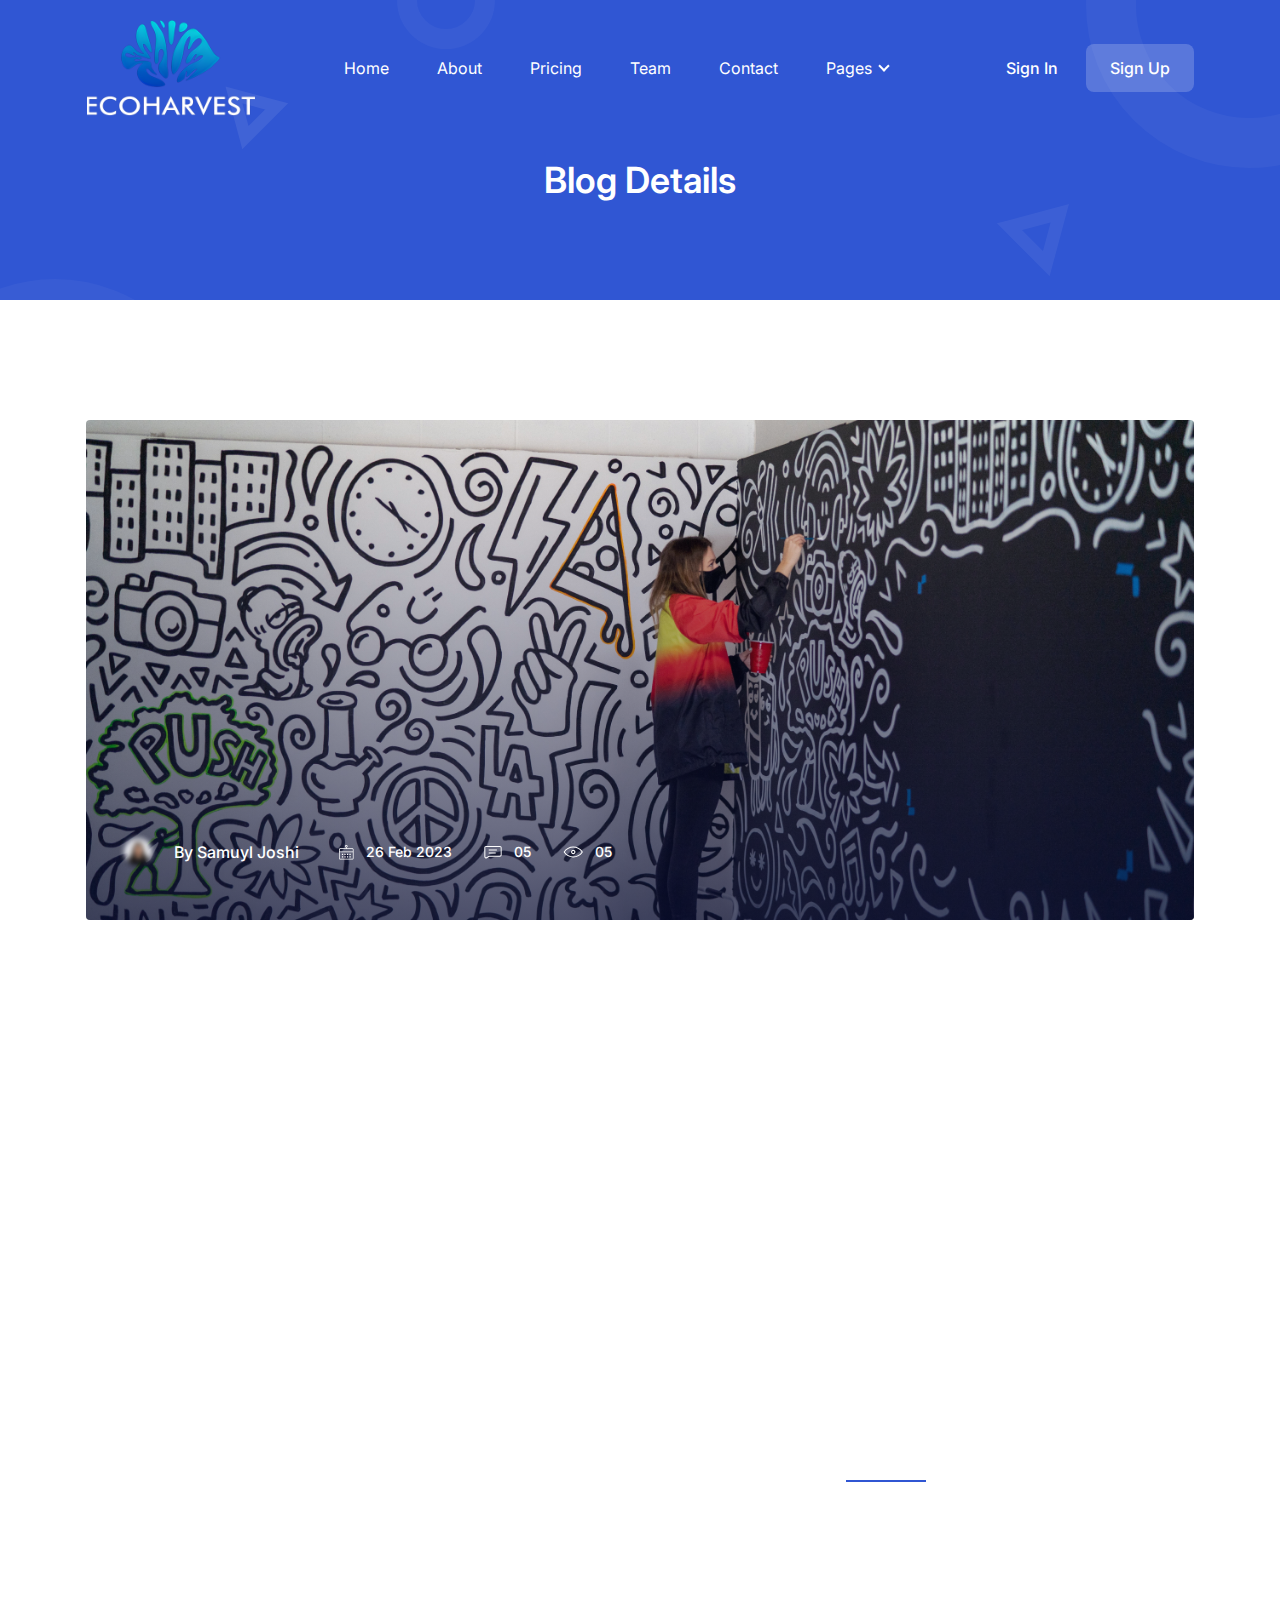
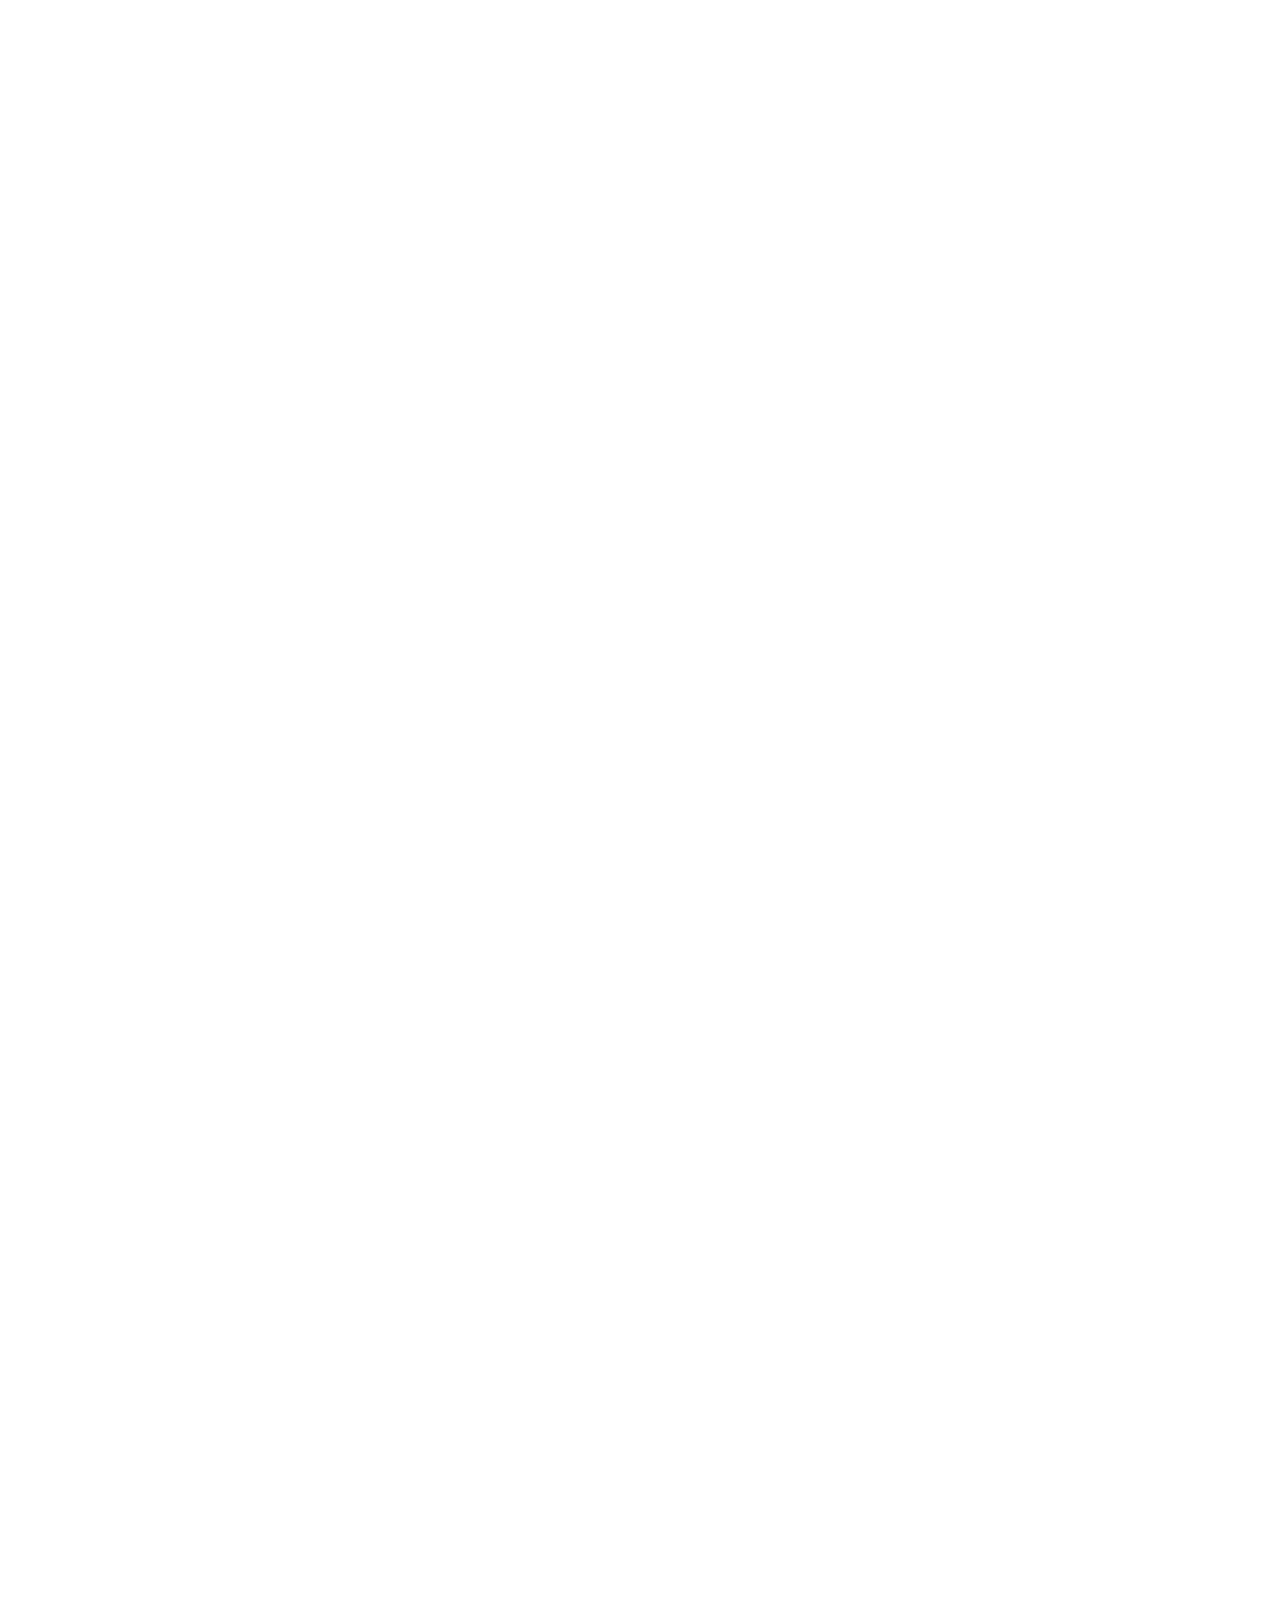
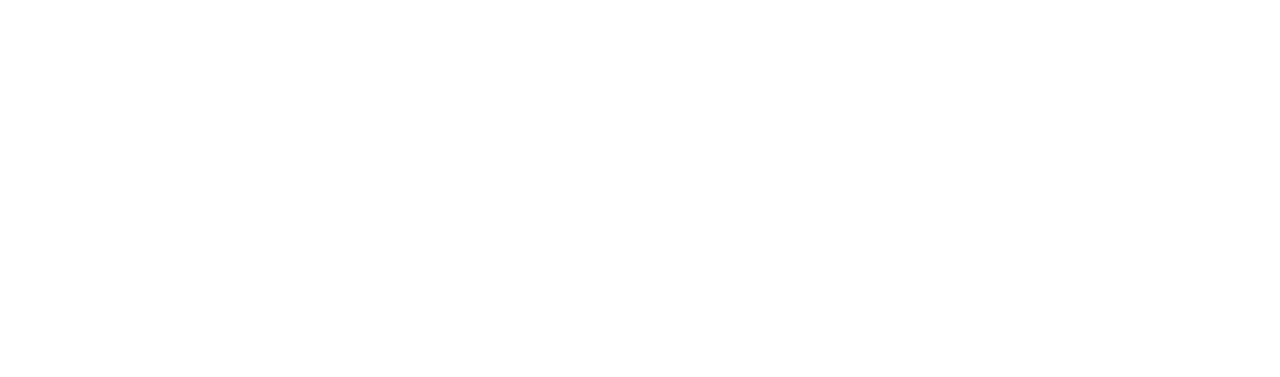
<file: blog-details.html>
<!DOCTYPE html>
<html lang="en">
  <head>
    <meta charset="UTF-8" />
    <meta http-equiv="X-UA-Compatible" content="IE=edge" />
    <meta name="viewport" content="width=device-width, initial-scale=1.0" />
    <title>Blog Details | Play Tailwind</title>
    <link
      rel="shortcut icon"
      href="assets/images/favicon.png"
      type="image/x-icon"
    />
    <link rel="stylesheet" href="assets/css/animate.css" />
    <link rel="stylesheet" href="assets/css/tailwind.css" />

    <!-- ==== WOW JS ==== -->
    <script src="assets/js/wow.min.js"></script>
    <script>
      new WOW().init();
    </script>
  </head>
  <body>
    <!-- ====== Navbar Section Start -->
    <div
      class="ud-header absolute top-0 left-0 z-40 flex w-full items-center bg-transparent"
    >
      <div class="container">
        <div class="relative -mx-4 flex items-center justify-between">
          <div class="w-60 max-w-full px-4">
            <a href="index.html" class="navbar-logo block w-full py-5">
              <img
                src="assets/images/logo/logo-white.svg"
                alt="logo"
                class="header-logo w-full"
              />
            </a>
          </div>
          <div class="flex w-full items-center justify-between px-4">
            <div>
              <button
                id="navbarToggler"
                class="absolute right-4 top-1/2 block -translate-y-1/2 rounded-lg px-3 py-[6px] ring-primary focus:ring-2 lg:hidden"
              >
                <span
                  class="relative my-[6px] block h-[2px] w-[30px] bg-white"
                ></span>
                <span
                  class="relative my-[6px] block h-[2px] w-[30px] bg-white"
                ></span>
                <span
                  class="relative my-[6px] block h-[2px] w-[30px] bg-white"
                ></span>
              </button>
              <nav
                id="navbarCollapse"
                class="absolute right-4 top-full hidden w-full max-w-[250px] rounded-lg bg-white py-5 shadow-lg lg:static lg:block lg:w-full lg:max-w-full lg:bg-transparent lg:py-0 lg:px-4 lg:shadow-none xl:px-6"
              >
                <ul class="blcok lg:flex">
                  <li class="group relative">
                    <a
                      href="#home"
                      class="ud-menu-scroll mx-8 flex py-2 text-base text-dark group-hover:text-primary lg:mr-0 lg:inline-flex lg:py-6 lg:px-0 lg:text-white lg:group-hover:text-white lg:group-hover:opacity-70"
                    >
                      Home
                    </a>
                  </li>
                  <li class="group relative">
                    <a
                      href="/#about"
                      class="ud-menu-scroll mx-8 flex py-2 text-base text-dark group-hover:text-primary lg:mr-0 lg:ml-7 lg:inline-flex lg:py-6 lg:px-0 lg:text-white lg:group-hover:text-white lg:group-hover:opacity-70 xl:ml-12"
                    >
                      About
                    </a>
                  </li>
                  <li class="group relative">
                    <a
                      href="/#pricing"
                      class="ud-menu-scroll mx-8 flex py-2 text-base text-dark group-hover:text-primary lg:mr-0 lg:ml-7 lg:inline-flex lg:py-6 lg:px-0 lg:text-white lg:group-hover:text-white lg:group-hover:opacity-70 xl:ml-12"
                    >
                      Pricing
                    </a>
                  </li>
                  <li class="group relative">
                    <a
                      href="/#team"
                      class="ud-menu-scroll mx-8 flex py-2 text-base text-dark group-hover:text-primary lg:mr-0 lg:ml-7 lg:inline-flex lg:py-6 lg:px-0 lg:text-white lg:group-hover:text-white lg:group-hover:opacity-70 xl:ml-12"
                    >
                      Team
                    </a>
                  </li>
                  <li class="group relative">
                    <a
                      href="/#contact"
                      class="ud-menu-scroll mx-8 flex py-2 text-base text-dark group-hover:text-primary lg:mr-0 lg:ml-7 lg:inline-flex lg:py-6 lg:px-0 lg:text-white lg:group-hover:text-white lg:group-hover:opacity-70 xl:ml-12"
                    >
                      Contact
                    </a>
                  </li>
                  <li class="submenu-item group relative">
                    <a
                      href="javascript:void(0)"
                      class="relative mx-8 flex py-2 text-base text-dark after:absolute after:right-1 after:top-1/2 after:mt-[-2px] after:h-2 after:w-2 after:-translate-y-1/2 after:rotate-45 after:border-b-2 after:border-r-2 after:border-current group-hover:text-primary lg:mr-0 lg:ml-8 lg:inline-flex lg:py-6 lg:pl-0 lg:pr-4 lg:text-white lg:after:right-0 lg:group-hover:text-white lg:group-hover:opacity-70 xl:ml-12"
                    >
                      Pages
                    </a>
                    <div
                      class="submenu relative top-full left-0 hidden w-[250px] rounded-sm bg-white p-4 transition-[top] duration-300 group-hover:opacity-100 lg:invisible lg:absolute lg:top-[110%] lg:block lg:opacity-0 lg:shadow-lg lg:group-hover:visible lg:group-hover:top-full"
                    >
                      <a
                        href="about.html"
                        class="block rounded py-[10px] px-4 text-sm text-body-color hover:text-primary"
                      >
                        About Page
                      </a>
                      <a
                        href="pricing.html"
                        class="block rounded py-[10px] px-4 text-sm text-body-color hover:text-primary"
                      >
                        Pricing Page
                      </a>
                      <a
                        href="contact.html"
                        class="block rounded py-[10px] px-4 text-sm text-body-color hover:text-primary"
                      >
                        Contact Page
                      </a>
                      <a
                        href="blog-grids.html"
                        class="block rounded py-[10px] px-4 text-sm text-body-color hover:text-primary"
                      >
                        Blog Grid Page
                      </a>
                      <a
                        href="blog-details.html"
                        class="block rounded py-[10px] px-4 text-sm text-body-color hover:text-primary"
                      >
                        Blog Details Page
                      </a>
                      <a
                        href="signup.html"
                        class="block rounded py-[10px] px-4 text-sm text-body-color hover:text-primary"
                      >
                        Sign Up Page
                      </a>
                      <a
                        href="signin.html"
                        class="block rounded py-[10px] px-4 text-sm text-body-color hover:text-primary"
                      >
                        Sign In Page
                      </a>
                      <a
                        href="404.html"
                        class="block rounded py-[10px] px-4 text-sm text-body-color hover:text-primary"
                      >
                        404 Page
                      </a>
                    </div>
                  </li>
                </ul>
              </nav>
            </div>
            <div class="hidden justify-end pr-16 sm:flex lg:pr-0">
              <a
                href="signin.html"
                class="loginBtn py-3 px-7 text-base font-medium text-white hover:opacity-70"
              >
                Sign In
              </a>
              <a
                href="signup.html"
                class="signUpBtn rounded-lg bg-white bg-opacity-20 py-3 px-6 text-base font-medium text-white duration-300 ease-in-out hover:bg-opacity-100 hover:text-dark"
              >
                Sign Up
              </a>
            </div>
          </div>
        </div>
      </div>
    </div>
    <!-- ====== Navbar Section End -->

    <!-- ====== Banner Section Start -->
    <div
      class="relative z-10 overflow-hidden bg-primary pt-[120px] pb-[100px] md:pt-[130px] lg:pt-[160px]"
    >
      <div class="container">
        <div class="-mx-4 flex flex-wrap items-center">
          <div class="w-full px-4">
            <div class="text-center">
              <h1 class="text-4xl font-semibold text-white">Blog Details</h1>
            </div>
          </div>
        </div>
      </div>
      <div>
        <span class="absolute top-0 left-0 z-[-1]">
          <svg
            width="495"
            height="470"
            viewBox="0 0 495 470"
            fill="none"
            xmlns="http://www.w3.org/2000/svg"
          >
            <circle
              cx="55"
              cy="442"
              r="138"
              stroke="white"
              stroke-opacity="0.04"
              stroke-width="50"
            />
            <circle
              cx="446"
              r="39"
              stroke="white"
              stroke-opacity="0.04"
              stroke-width="20"
            />
            <path
              d="M245.406 137.609L233.985 94.9852L276.609 106.406L245.406 137.609Z"
              stroke="white"
              stroke-opacity="0.08"
              stroke-width="12"
            />
          </svg>
        </span>
        <span class="absolute top-0 right-0 z-[-1]">
          <svg
            width="493"
            height="470"
            viewBox="0 0 493 470"
            fill="none"
            xmlns="http://www.w3.org/2000/svg"
          >
            <circle
              cx="462"
              cy="5"
              r="138"
              stroke="white"
              stroke-opacity="0.04"
              stroke-width="50"
            />
            <circle
              cx="49"
              cy="470"
              r="39"
              stroke="white"
              stroke-opacity="0.04"
              stroke-width="20"
            />
            <path
              d="M222.393 226.701L272.808 213.192L259.299 263.607L222.393 226.701Z"
              stroke="white"
              stroke-opacity="0.06"
              stroke-width="13"
            />
          </svg>
        </span>
      </div>
    </div>
    <!-- ====== Banner Section End -->

    <!-- ====== Blog Details Section Start -->
    <section class="pt-20 pb-10 lg:pt-[120px] lg:pb-20">
      <div class="container">
        <div class="-mx-4 flex flex-wrap justify-center">
          <div class="w-full px-4">
            <div
              class="wow fadeInUp relative z-20 mb-[60px] h-[300px] overflow-hidden rounded md:h-[400px] lg:h-[500px]"
              data-wow-delay=".1s
              "
            >
              <img
                src="assets/images/blog/blog-details-01.jpg"
                alt="image"
                class="h-full w-full object-cover object-center"
              />
              <div
                class="absolute top-0 left-0 z-10 flex h-full w-full items-end bg-gradient-to-t from-dark-700 to-transparent"
              >
                <div class="flex flex-wrap items-center p-4 pb-4 sm:p-8">
                  <div class="mb-4 mr-5 flex items-center md:mr-10">
                    <div class="mr-4 h-10 w-10 overflow-hidden rounded-full">
                      <img
                        src="assets/images/blog/author-01.png"
                        alt="image"
                        class="w-full"
                      />
                    </div>
                    <p class="text-base font-medium text-white">
                      By
                      <a
                        href="javascript:void(0)"
                        class="text-white hover:opacity-70"
                      >
                        Samuyl Joshi
                      </a>
                    </p>
                  </div>
                  <div class="mb-4 flex items-center">
                    <p
                      class="mr-5 flex items-center text-sm font-medium text-white md:mr-8"
                    >
                      <span class="mr-3">
                        <svg
                          width="15"
                          height="15"
                          viewBox="0 0 15 15"
                          class="fill-current"
                        >
                          <path
                            d="M3.8958 8.67529H3.10715C2.96376 8.67529 2.86816 8.77089 2.86816 8.91428V9.67904C2.86816 9.82243 2.96376 9.91802 3.10715 9.91802H3.8958C4.03919 9.91802 4.13479 9.82243 4.13479 9.67904V8.91428C4.13479 8.77089 4.03919 8.67529 3.8958 8.67529Z"
                          />
                          <path
                            d="M6.429 8.67529H5.64035C5.49696 8.67529 5.40137 8.77089 5.40137 8.91428V9.67904C5.40137 9.82243 5.49696 9.91802 5.64035 9.91802H6.429C6.57239 9.91802 6.66799 9.82243 6.66799 9.67904V8.91428C6.66799 8.77089 6.5485 8.67529 6.429 8.67529Z"
                          />
                          <path
                            d="M8.93779 8.67529H8.14914C8.00575 8.67529 7.91016 8.77089 7.91016 8.91428V9.67904C7.91016 9.82243 8.00575 9.91802 8.14914 9.91802H8.93779C9.08118 9.91802 9.17678 9.82243 9.17678 9.67904V8.91428C9.17678 8.77089 9.08118 8.67529 8.93779 8.67529Z"
                          />
                          <path
                            d="M11.472 8.67529H10.6833C10.5399 8.67529 10.4443 8.77089 10.4443 8.91428V9.67904C10.4443 9.82243 10.5399 9.91802 10.6833 9.91802H11.472C11.6154 9.91802 11.711 9.82243 11.711 9.67904V8.91428C11.711 8.77089 11.5915 8.67529 11.472 8.67529Z"
                          />
                          <path
                            d="M3.8958 11.1606H3.10715C2.96376 11.1606 2.86816 11.2562 2.86816 11.3996V12.1644C2.86816 12.3078 2.96376 12.4034 3.10715 12.4034H3.8958C4.03919 12.4034 4.13479 12.3078 4.13479 12.1644V11.3996C4.13479 11.2562 4.03919 11.1606 3.8958 11.1606Z"
                          />
                          <path
                            d="M6.429 11.1606H5.64035C5.49696 11.1606 5.40137 11.2562 5.40137 11.3996V12.1644C5.40137 12.3078 5.49696 12.4034 5.64035 12.4034H6.429C6.57239 12.4034 6.66799 12.3078 6.66799 12.1644V11.3996C6.66799 11.2562 6.5485 11.1606 6.429 11.1606Z"
                          />
                          <path
                            d="M8.93779 11.1606H8.14914C8.00575 11.1606 7.91016 11.2562 7.91016 11.3996V12.1644C7.91016 12.3078 8.00575 12.4034 8.14914 12.4034H8.93779C9.08118 12.4034 9.17678 12.3078 9.17678 12.1644V11.3996C9.17678 11.2562 9.08118 11.1606 8.93779 11.1606Z"
                          />
                          <path
                            d="M11.472 11.1606H10.6833C10.5399 11.1606 10.4443 11.2562 10.4443 11.3996V12.1644C10.4443 12.3078 10.5399 12.4034 10.6833 12.4034H11.472C11.6154 12.4034 11.711 12.3078 11.711 12.1644V11.3996C11.711 11.2562 11.5915 11.1606 11.472 11.1606Z"
                          />
                          <path
                            d="M13.2637 3.3697H7.64754V2.58105C8.19721 2.43765 8.62738 1.91189 8.62738 1.31442C8.62738 0.597464 8.02992 0 7.28906 0C6.54821 0 5.95074 0.597464 5.95074 1.31442C5.95074 1.91189 6.35702 2.41376 6.93058 2.58105V3.3697H1.31442C0.597464 3.3697 0 3.96716 0 4.68412V13.2637C0 13.9807 0.597464 14.5781 1.31442 14.5781H13.2637C13.9807 14.5781 14.5781 13.9807 14.5781 13.2637V4.68412C14.5781 3.96716 13.9807 3.3697 13.2637 3.3697ZM6.6677 1.31442C6.6677 0.979841 6.93058 0.716957 7.28906 0.716957C7.62364 0.716957 7.91042 0.979841 7.91042 1.31442C7.91042 1.649 7.64754 1.91189 7.28906 1.91189C6.95448 1.91189 6.6677 1.6251 6.6677 1.31442ZM1.31442 4.08665H13.2637C13.5983 4.08665 13.8612 4.34954 13.8612 4.68412V6.45261H0.716957V4.68412C0.716957 4.34954 0.979841 4.08665 1.31442 4.08665ZM13.2637 13.8612H1.31442C0.979841 13.8612 0.716957 13.5983 0.716957 13.2637V7.16957H13.8612V13.2637C13.8612 13.5983 13.5983 13.8612 13.2637 13.8612Z"
                          />
                        </svg>
                      </span>
                      26 Feb 2023
                    </p>

                    <p
                      class="mr-5 flex items-center text-sm font-medium text-white md:mr-8"
                    >
                      <span class="mr-3">
                        <svg
                          width="18"
                          height="13"
                          viewBox="0 0 18 13"
                          class="fill-current"
                        >
                          <path
                            d="M15.9754 0H2.02539C1.09727 0 0.337891 0.759375 0.337891 1.6875V10.6875C0.337891 11.3062 0.647266 11.8406 1.18164 12.15C1.43477 12.2906 1.74414 12.375 2.02539 12.375C2.30664 12.375 2.58789 12.2906 2.86914 12.15L5.34414 10.7156C5.45664 10.6594 5.56914 10.6312 5.68164 10.6312H15.9473C16.8754 10.6312 17.6348 9.87187 17.6348 8.94375V1.6875C17.6629 0.759375 16.9035 0 15.9754 0ZM16.6785 8.94375C16.6785 9.3375 16.3691 9.64687 15.9754 9.64687H5.70977C5.42852 9.64687 5.11914 9.73125 4.86602 9.87187L2.39102 11.3063C2.16602 11.4187 1.91289 11.4187 1.68789 11.3063C1.46289 11.1938 1.35039 10.9688 1.35039 10.7156V1.6875C1.35039 1.29375 1.65977 0.984375 2.05352 0.984375H16.0035C16.3973 0.984375 16.7066 1.29375 16.7066 1.6875V8.94375H16.6785Z"
                          />
                          <path
                            d="M12.5721 3.375H5.03457C4.75332 3.375 4.52832 3.6 4.52832 3.88125C4.52832 4.1625 4.75332 4.3875 5.03457 4.3875H12.6002C12.8814 4.3875 13.1064 4.1625 13.1064 3.88125C13.1064 3.6 12.8533 3.375 12.5721 3.375Z"
                          />
                          <path
                            d="M11.3908 6.55322H5.03457C4.75332 6.55322 4.52832 6.77822 4.52832 7.05947C4.52832 7.34072 4.75332 7.56572 5.03457 7.56572H11.4189C11.7002 7.56572 11.9252 7.34072 11.9252 7.05947C11.9252 6.77822 11.6721 6.55322 11.3908 6.55322Z"
                          />
                        </svg>
                      </span>
                      05
                    </p>
                    <p class="flex items-center text-sm font-medium text-white">
                      <span class="mr-3">
                        <svg
                          width="20"
                          height="12"
                          viewBox="0 0 20 12"
                          class="fill-current"
                        >
                          <path
                            d="M10.2559 3.8125C9.03711 3.8125 8.06836 4.8125 8.06836 6C8.06836 7.1875 9.06836 8.1875 10.2559 8.1875C11.4434 8.1875 12.4434 7.1875 12.4434 6C12.4434 4.8125 11.4746 3.8125 10.2559 3.8125ZM10.2559 7.09375C9.66211 7.09375 9.16211 6.59375 9.16211 6C9.16211 5.40625 9.66211 4.90625 10.2559 4.90625C10.8496 4.90625 11.3496 5.40625 11.3496 6C11.3496 6.59375 10.8496 7.09375 10.2559 7.09375Z"
                          />
                          <path
                            d="M19.7559 5.625C17.6934 2.375 14.1309 0.4375 10.2559 0.4375C6.38086 0.4375 2.81836 2.375 0.755859 5.625C0.630859 5.84375 0.630859 6.125 0.755859 6.34375C2.81836 9.59375 6.38086 11.5312 10.2559 11.5312C14.1309 11.5312 17.6934 9.59375 19.7559 6.34375C19.9121 6.125 19.9121 5.84375 19.7559 5.625ZM10.2559 10.4375C6.84961 10.4375 3.69336 8.78125 1.81836 5.96875C3.69336 3.1875 6.84961 1.53125 10.2559 1.53125C13.6621 1.53125 16.8184 3.1875 18.6934 5.96875C16.8184 8.78125 13.6621 10.4375 10.2559 10.4375Z"
                          />
                        </svg>
                      </span>
                      05
                    </p>
                  </div>
                </div>
              </div>
            </div>
            <div class="-mx-4 flex flex-wrap">
              <div class="w-full px-4 lg:w-8/12">
                <div>
                  <h2
                    class="wow fadeInUp mb-6 text-[26px] font-bold leading-snug text-dark sm:text-3xl sm:leading-snug md:text-4xl md:leading-snug"
                    data-wow-delay=".1s
                    "
                  >
                    Facing a challenge is kind of a turn-on for an easy rider
                  </h2>
                  <p
                    class="wow fadeInUp mb-8 text-base leading-relaxed text-body-color"
                    data-wow-delay=".1s"
                  >
                    There's a time and place for everything… including asking
                    for reviews. For instance: you should not asking for a
                    review on your checkout page. The sole purpose of this page
                    is to guide your customer to complete their purchase, and
                    this means that the page should be as minimalist and
                    pared-down possible. You don't want to have any unnecessary
                    elements or Call To Actions.
                  </p>
                  <p
                    class="wow fadeInUp mb-10 text-base leading-relaxed text-body-color"
                    data-wow-delay=".1s"
                  >
                    There's a time and place for everything… including asking
                    for reviews. For instance: you should not asking for a
                    review on your checkout page. The sole purpose of this page
                    is to guide your customer to complete their purchase, and
                    this means that the page should be as minimalist and
                    pared-down possible. You don't want to have any unnecessary
                    elements or Call To Actions.
                  </p>
                  <h3
                    class="wow fadeInUp mb-8 text-2xl font-bold text-dark sm:text-[26px]"
                    data-wow-delay=".1s"
                  >
                    Sea no quidam vulputate
                  </h3>
                  <p
                    class="wow fadeInUp mb-10 text-base leading-relaxed text-body-color"
                    data-wow-delay=".1s"
                  >
                    At quo cetero fastidii. Usu ex ornatus corpora sententiae,
                    vocibus deleniti ut nec. Ut enim eripuit eligendi est, in
                    iracundia signiferumque quo. Sed virtute suavitate
                    suscipiantur ea, dolor this can eloquentiam ei pro. Suas
                    adversarium interpretaris eu sit, eum viris impedit ne.
                    Erant appareat corrumpit ei vel.
                  </p>
                  <div
                    class="wow fadeInUp relative z-10 mb-10 overflow-hidden rounded bg-primary bg-opacity-5 py-8 px-6 text-center sm:p-10 md:px-[60px]"
                    data-wow-delay=".1s
                    "
                  >
                    <div class="mx-auto max-w-[530px]">
                      <span class="mb-6 flex justify-center text-primary">
                        <svg
                          width="44"
                          height="26"
                          viewBox="0 0 44 26"
                          class="fill-current"
                        >
                          <path
                            d="M10.1101 0.00124908C5.46698 -0.0701833 1.25247 2.92998 0.252417 7.00162C-0.319041 9.50175 0.180985 12.0019 1.68106 14.002C3.25258 16.145 5.68128 17.5022 8.39571 17.8593L10.8958 24.0025C11.1816 24.6454 11.8245 25.074 12.5388 25.074C13.2531 25.074 13.896 24.6454 14.1817 24.0025C14.6103 22.931 15.1103 21.7881 15.6104 20.7166C16.8247 18.0022 18.0391 15.2163 18.9677 12.359C19.9677 9.35889 19.5392 6.14443 17.8248 3.71573C16.1104 1.35846 13.396 0.0726814 10.1101 0.00124908ZM16.6104 11.6447C15.6818 14.3592 14.4675 17.145 13.3245 19.788C13.1102 20.3595 12.8245 20.8595 12.6102 21.431L10.1815 15.5735L9.39576 15.5021C7.10992 15.3592 4.96695 14.2163 3.7526 12.5733C2.68112 11.1447 2.32396 9.35889 2.75255 7.64451C3.46687 4.71579 6.53846 2.57281 10.0386 2.57281H10.1101C12.5388 2.57281 14.5389 3.57287 15.8247 5.28724C17.039 7.00162 17.3247 9.43032 16.6104 11.6447Z"
                          />
                          <path
                            d="M42.3267 3.78726C40.6124 1.35856 37.8979 0.00134277 34.612 0.00134277C34.5406 0.00134277 34.5406 0.00134277 34.4692 0.00134277C29.8975 0.00134277 25.7544 3.0015 24.7544 7.00171C24.1829 9.50185 24.6829 12.002 26.183 14.0735C27.7545 16.2165 30.1832 17.5737 32.8977 17.9309L35.3978 24.074C35.6835 24.7169 36.3264 25.1455 37.0407 25.1455C37.7551 25.1455 38.398 24.7169 38.6837 24.074C39.1123 23.0026 39.6123 21.8596 40.1123 20.7882C41.3267 18.0737 42.541 15.2879 43.4696 12.4306C44.4697 9.50184 44.0411 6.21596 42.3267 3.78726ZM41.1124 11.6448C40.1838 14.3592 38.9694 17.1451 37.8265 19.7881C37.6122 20.3596 37.3265 20.8596 37.1122 21.431L34.6835 15.5736L33.8977 15.5022C31.6119 15.3593 29.4689 14.2164 28.2546 12.5734C27.1831 11.1448 26.8259 9.35898 27.2545 7.57317C27.9688 4.64445 31.0404 2.50147 34.5406 2.50147H34.612C37.0407 2.50147 39.0408 3.50153 40.3266 5.2159C41.541 7.00171 41.8267 9.43041 41.1124 11.6448Z"
                          />
                        </svg>
                      </span>
                      <p
                        class="mb-4 text-base font-medium italic leading-[26px] text-dark"
                      >
                        A spring of truth shall flow from it: like a new star it
                        shall scatter the darkness of ignorance, and cause a
                        light heretofore unknown to shine amongst men.
                      </p>
                      <span class="text-sm italic text-body-color">
                        “Andrio Domeco”
                      </span>
                    </div>
                    <div>
                      <span class="absolute left-0 top-0">
                        <svg
                          width="103"
                          height="109"
                          viewBox="0 0 103 109"
                          fill="none"
                          xmlns="http://www.w3.org/2000/svg"
                        >
                          <ellipse
                            cx="0.483916"
                            cy="3.5"
                            rx="102.075"
                            ry="105.5"
                            transform="rotate(180 0.483916 3.5)"
                            fill="url(#paint0_linear)"
                          />
                          <defs>
                            <linearGradient
                              id="paint0_linear"
                              x1="-101.591"
                              y1="-50.4346"
                              x2="49.1618"
                              y2="-49.6518"
                              gradientUnits="userSpaceOnUse"
                            >
                              <stop stop-color="#3056D3" stop-opacity="0.15" />
                              <stop
                                offset="1"
                                stop-color="white"
                                stop-opacity="0"
                              />
                            </linearGradient>
                          </defs>
                        </svg>
                      </span>
                      <span class="absolute bottom-0 right-0">
                        <svg
                          width="102"
                          height="106"
                          viewBox="0 0 102 106"
                          fill="none"
                          xmlns="http://www.w3.org/2000/svg"
                        >
                          <ellipse
                            cx="102.484"
                            cy="105.5"
                            rx="102.075"
                            ry="105.5"
                            fill="url(#paint0_linear)"
                          />
                          <defs>
                            <linearGradient
                              id="paint0_linear"
                              x1="0.409163"
                              y1="51.5654"
                              x2="151.162"
                              y2="52.3482"
                              gradientUnits="userSpaceOnUse"
                            >
                              <stop stop-color="#3056D3" stop-opacity="0.5" />
                              <stop
                                offset="1"
                                stop-color="white"
                                stop-opacity=".2"
                              />
                            </linearGradient>
                          </defs>
                        </svg>
                      </span>
                    </div>
                  </div>

                  <h3
                    class="wow fadeInUp mb-8 text-2xl font-bold text-dark sm:text-[26px]"
                    data-wow-delay=".1s"
                  >
                    What is it with your ideas?
                  </h3>

                  <p
                    class="wow fadeInUp mb-8 text-base leading-relaxed text-body-color"
                    data-wow-delay=".1s"
                  >
                    At quo cetero fastidii. Usu ex ornatus corpora sententiae,
                    vocibus deleniti ut nec. Ut enim eripuit eligendi est, in
                    iracundia signiferumque quo. Sed virtute suavitate
                    suscipiantur ea, dolor this can eloquentiam ei pro. Suas
                    adversarium interpretaris eu sit, eum viris impedit ne.
                    Erant appareat corrumpit ei vel.
                  </p>
                  <p
                    class="wow fadeInUp mb-11 text-base leading-relaxed text-body-color"
                    data-wow-delay=".1s"
                  >
                    At quo cetero fastidii. Usu ex ornatus corpora sententiae,
                    vocibus deleniti ut nec. Ut enim eripuit eligendi est, in
                    iracundia signiferumque quo. Sed virtute suavitate
                    suscipiantur ea, dolor this can eloquentiam ei pro. Suas
                    adversarium interpretaris eu sit, eum viris impedit ne.
                    Erant appareat corrumpit ei vel.
                  </p>

                  <div class="-mx-4 mb-12 flex flex-wrap items-center">
                    <div class="w-full px-4 md:w-1/2">
                      <div
                        class="wow fadeInUp mb-8 flex flex-wrap items-center md:mb-0"
                        data-wow-delay=".1s"
                      >
                        <a
                          href="javascript:void(0)"
                          class="mr-2 mb-2 block rounded bg-primary bg-opacity-5 py-2 px-5 text-xs font-medium text-primary hover:bg-opacity-100 hover:text-white md:mr-4 lg:mr-2 xl:mr-4"
                        >
                          Design
                        </a>
                        <a
                          href="javascript:void(0)"
                          class="mr-2 mb-2 block rounded bg-primary bg-opacity-5 py-2 px-5 text-xs font-medium text-primary hover:bg-opacity-100 hover:text-white md:mr-4 lg:mr-2 xl:mr-4"
                        >
                          Development
                        </a>
                        <a
                          href="javascript:void(0)"
                          class="mb-2 block rounded bg-primary bg-opacity-5 py-2 px-5 text-xs font-medium text-primary hover:bg-opacity-100 hover:text-white"
                        >
                          Info
                        </a>
                      </div>
                    </div>
                    <div class="w-full px-4 md:w-1/2">
                      <div
                        class="wow fadeInUp flex items-center md:justify-end"
                        data-wow-delay=".1s"
                      >
                        <span class="mr-5 text-sm font-medium text-body-color">
                          Share This Post
                        </span>
                        <div class="flex items-center">
                          <a href="javascript:void(0)" class="mr-4 mb-2">
                            <svg
                              width="32"
                              height="32"
                              viewBox="0 0 32 32"
                              fill="none"
                              xmlns="http://www.w3.org/2000/svg"
                            >
                              <path
                                d="M0 16C0 7.16344 7.16344 0 16 0C24.8366 0 32 7.16344 32 16C32 24.8366 24.8366 32 16 32C7.16344 32 0 24.8366 0 16Z"
                                fill="#4064AC"
                              />
                              <path
                                d="M19.439 14.4H18.1992H17.7564V13.8839V12.2839V11.7677H18.1992H19.1291C19.3726 11.7677 19.5719 11.5613 19.5719 11.2516V8.51613C19.5719 8.23226 19.3947 8 19.1291 8H17.5128C15.7638 8 14.5461 9.44516 14.5461 11.5871V13.8323V14.3484H14.1033H12.5978C12.2878 14.3484 12 14.6323 12 15.0452V16.9032C12 17.2645 12.2435 17.6 12.5978 17.6H14.059H14.5018V18.1161V23.3032C14.5018 23.6645 14.7454 24 15.0996 24H17.1807C17.3136 24 17.4243 23.9226 17.5128 23.8194C17.6014 23.7161 17.6678 23.5355 17.6678 23.3806V18.1419V17.6258H18.1328H19.1291C19.4169 17.6258 19.6383 17.4194 19.6826 17.1097V17.0839V17.0581L19.9925 15.2774C20.0147 15.0968 19.9925 14.8903 19.8597 14.6839C19.8154 14.5548 19.6161 14.4258 19.439 14.4Z"
                                fill="white"
                              />
                            </svg>
                          </a>
                          <a href="javascript:void(0)" class="mr-4 mb-2">
                            <svg
                              width="32"
                              height="33"
                              viewBox="0 0 32 33"
                              fill="none"
                              xmlns="http://www.w3.org/2000/svg"
                            >
                              <path
                                fill-rule="evenodd"
                                clip-rule="evenodd"
                                d="M32 16.7347C32 25.5713 24.8366 32.7347 16 32.7347C7.16344 32.7347 0 25.5713 0 16.7347C0 7.89818 7.16344 0.734741 16 0.734741C24.8366 0.734741 32 7.89818 32 16.7347ZM23.6036 12.8349C24.3771 12.7431 25.1147 12.5375 25.8004 12.2334C25.2878 13.0004 24.6395 13.6738 23.8917 14.2128C23.8991 14.3765 23.9028 14.5417 23.9028 14.7074C23.9028 19.7617 20.0558 25.5892 13.0213 25.5892C10.8616 25.5892 8.85088 24.9563 7.15927 23.8708C7.45789 23.9064 7.76307 23.9244 8.07111 23.9244C9.8634 23.9244 11.5122 23.3132 12.8214 22.2873C11.1474 22.2562 9.73534 21.1504 9.24876 19.6313C9.48206 19.6758 9.72136 19.6995 9.96836 19.6995C10.3166 19.6995 10.6552 19.653 10.9757 19.5652C9.22651 19.2141 7.90768 17.6685 7.90768 15.8154C7.90768 15.7995 7.90768 15.7832 7.90796 15.767C8.42335 16.0542 9.01346 16.2262 9.64007 16.2458C8.61444 15.5602 7.93876 14.3891 7.93876 13.0625C7.93876 12.3618 8.12758 11.7044 8.45672 11.1396C10.3431 13.4541 13.1613 14.9766 16.3398 15.1361C16.2742 14.856 16.2402 14.5642 16.2402 14.2644C16.2402 12.1527 17.953 10.44 20.0647 10.44C21.1653 10.44 22.1593 10.9043 22.8569 11.6473C23.7277 11.4759 24.5466 11.1579 25.2856 10.7195C24.9995 11.6131 24.3934 12.3618 23.6036 12.8349Z"
                                fill="#55ACEE"
                              />
                            </svg>
                          </a>
                          <a href="javascript:void(0)" class="mb-2">
                            <svg
                              width="33"
                              height="32"
                              viewBox="0 0 33 32"
                              fill="none"
                              xmlns="http://www.w3.org/2000/svg"
                            >
                              <path
                                fill-rule="evenodd"
                                clip-rule="evenodd"
                                d="M32.7861 16C32.7861 24.8366 25.6227 32 16.7861 32C7.94958 32 0.786133 24.8366 0.786133 16C0.786133 7.16344 7.94958 0 16.7861 0C25.6227 0 32.7861 7.16344 32.7861 16ZM8.50669 8.82376C8.50669 7.69545 9.36262 6.83666 10.6709 6.83666C11.9795 6.83666 12.7835 7.69545 12.8089 8.82376C12.8089 9.92811 11.9795 10.8117 10.6455 10.8117H10.6207C9.33781 10.8117 8.50669 9.92811 8.50669 8.82376ZM26.3457 23.884V17.2875C26.3457 13.7551 24.4593 12.1112 21.9431 12.1112C19.9109 12.1112 19.0045 13.2292 18.4963 14.0113V12.3813H14.6712C14.7226 13.4602 14.6712 23.8837 14.6712 23.8837H18.496V17.4595C18.496 17.1147 18.5219 16.7733 18.6226 16.5274C18.8998 15.8395 19.5276 15.129 20.5843 15.129C21.969 15.129 22.5212 16.1843 22.5212 17.7296V23.884H26.3457ZM18.4963 14.0113V14.0489H18.4709C18.4745 14.0424 18.4793 14.0358 18.4841 14.0292L18.4841 14.0291C18.4883 14.0232 18.4926 14.0173 18.4963 14.0113ZM8.73421 23.8839H12.5575V12.3812H8.73421V23.8839Z"
                                fill="#007AB9"
                              />
                            </svg>
                          </a>
                        </div>
                      </div>
                    </div>
                  </div>
                </div>
              </div>
              <div class="w-full px-4 lg:w-4/12">
                <div>
                  <div
                    class="wow fadeInUp relative mb-12 overflow-hidden rounded bg-primary py-[60px] px-11 text-center lg:px-8"
                    data-wow-delay=".1s
                    "
                  >
                    <h3 class="mb-2 text-2xl font-semibold text-white">
                      Join our newsletter!
                    </h3>
                    <p class="mb-8 text-base text-white">
                      Enter your email to receive our latest newsletter.
                    </p>
                    <form>
                      <input
                        type="email"
                        placeholder="Your email address"
                        class="mb-4 h-[50px] w-full rounded border border-transparent bg-white bg-opacity-20 text-center text-sm font-medium text-white placeholder-white outline-none focus:border-white focus-visible:shadow-none"
                      />
                      <input
                        type="submit"
                        value="Subscribe Now"
                        class="mb-6 h-[50px] w-full cursor-pointer rounded bg-[#13C296] text-center text-sm font-medium text-white transition duration-300 ease-in-out hover:bg-opacity-90 hover:shadow-lg"
                      />
                    </form>
                    <p class="text-sm font-medium text-white">
                      Don't worry, we don't spam
                    </p>

                    <div>
                      <span class="absolute top-0 right-0">
                        <svg
                          width="46"
                          height="46"
                          viewBox="0 0 46 46"
                          fill="none"
                          xmlns="http://www.w3.org/2000/svg"
                        >
                          <circle
                            cx="1.39737"
                            cy="44.6026"
                            r="1.39737"
                            transform="rotate(-90 1.39737 44.6026)"
                            fill="white"
                            fill-opacity="0.44"
                          />
                          <circle
                            cx="1.39737"
                            cy="7.9913"
                            r="1.39737"
                            transform="rotate(-90 1.39737 7.9913)"
                            fill="white"
                            fill-opacity="0.44"
                          />
                          <circle
                            cx="13.6943"
                            cy="44.6026"
                            r="1.39737"
                            transform="rotate(-90 13.6943 44.6026)"
                            fill="white"
                            fill-opacity="0.44"
                          />
                          <circle
                            cx="13.6943"
                            cy="7.9913"
                            r="1.39737"
                            transform="rotate(-90 13.6943 7.9913)"
                            fill="white"
                            fill-opacity="0.44"
                          />
                          <circle
                            cx="25.9911"
                            cy="44.6026"
                            r="1.39737"
                            transform="rotate(-90 25.9911 44.6026)"
                            fill="white"
                            fill-opacity="0.44"
                          />
                          <circle
                            cx="25.9911"
                            cy="7.9913"
                            r="1.39737"
                            transform="rotate(-90 25.9911 7.9913)"
                            fill="white"
                            fill-opacity="0.44"
                          />
                          <circle
                            cx="38.288"
                            cy="44.6026"
                            r="1.39737"
                            transform="rotate(-90 38.288 44.6026)"
                            fill="white"
                            fill-opacity="0.44"
                          />
                          <circle
                            cx="38.288"
                            cy="7.9913"
                            r="1.39737"
                            transform="rotate(-90 38.288 7.9913)"
                            fill="white"
                            fill-opacity="0.44"
                          />
                          <circle
                            cx="1.39737"
                            cy="32.3058"
                            r="1.39737"
                            transform="rotate(-90 1.39737 32.3058)"
                            fill="white"
                            fill-opacity="0.44"
                          />
                          <circle
                            cx="13.6943"
                            cy="32.3058"
                            r="1.39737"
                            transform="rotate(-90 13.6943 32.3058)"
                            fill="white"
                            fill-opacity="0.44"
                          />
                          <circle
                            cx="25.9911"
                            cy="32.3058"
                            r="1.39737"
                            transform="rotate(-90 25.9911 32.3058)"
                            fill="white"
                            fill-opacity="0.44"
                          />
                          <circle
                            cx="38.288"
                            cy="32.3058"
                            r="1.39737"
                            transform="rotate(-90 38.288 32.3058)"
                            fill="white"
                            fill-opacity="0.44"
                          />
                          <circle
                            cx="1.39737"
                            cy="20.0086"
                            r="1.39737"
                            transform="rotate(-90 1.39737 20.0086)"
                            fill="white"
                            fill-opacity="0.44"
                          />
                          <circle
                            cx="13.6943"
                            cy="20.0086"
                            r="1.39737"
                            transform="rotate(-90 13.6943 20.0086)"
                            fill="white"
                            fill-opacity="0.44"
                          />
                          <circle
                            cx="25.9911"
                            cy="20.0086"
                            r="1.39737"
                            transform="rotate(-90 25.9911 20.0086)"
                            fill="white"
                            fill-opacity="0.44"
                          />
                          <circle
                            cx="38.288"
                            cy="20.0086"
                            r="1.39737"
                            transform="rotate(-90 38.288 20.0086)"
                            fill="white"
                            fill-opacity="0.44"
                          />
                        </svg>
                      </span>
                      <span class="absolute bottom-0 left-0">
                        <svg
                          width="46"
                          height="46"
                          viewBox="0 0 46 46"
                          fill="none"
                          xmlns="http://www.w3.org/2000/svg"
                        >
                          <circle
                            cx="1.39737"
                            cy="44.6026"
                            r="1.39737"
                            transform="rotate(-90 1.39737 44.6026)"
                            fill="white"
                            fill-opacity="0.44"
                          />
                          <circle
                            cx="1.39737"
                            cy="7.9913"
                            r="1.39737"
                            transform="rotate(-90 1.39737 7.9913)"
                            fill="white"
                            fill-opacity="0.44"
                          />
                          <circle
                            cx="13.6943"
                            cy="44.6026"
                            r="1.39737"
                            transform="rotate(-90 13.6943 44.6026)"
                            fill="white"
                            fill-opacity="0.44"
                          />
                          <circle
                            cx="13.6943"
                            cy="7.9913"
                            r="1.39737"
                            transform="rotate(-90 13.6943 7.9913)"
                            fill="white"
                            fill-opacity="0.44"
                          />
                          <circle
                            cx="25.9911"
                            cy="44.6026"
                            r="1.39737"
                            transform="rotate(-90 25.9911 44.6026)"
                            fill="white"
                            fill-opacity="0.44"
                          />
                          <circle
                            cx="25.9911"
                            cy="7.9913"
                            r="1.39737"
                            transform="rotate(-90 25.9911 7.9913)"
                            fill="white"
                            fill-opacity="0.44"
                          />
                          <circle
                            cx="38.288"
                            cy="44.6026"
                            r="1.39737"
                            transform="rotate(-90 38.288 44.6026)"
                            fill="white"
                            fill-opacity="0.44"
                          />
                          <circle
                            cx="38.288"
                            cy="7.9913"
                            r="1.39737"
                            transform="rotate(-90 38.288 7.9913)"
                            fill="white"
                            fill-opacity="0.44"
                          />
                          <circle
                            cx="1.39737"
                            cy="32.3058"
                            r="1.39737"
                            transform="rotate(-90 1.39737 32.3058)"
                            fill="white"
                            fill-opacity="0.44"
                          />
                          <circle
                            cx="13.6943"
                            cy="32.3058"
                            r="1.39737"
                            transform="rotate(-90 13.6943 32.3058)"
                            fill="white"
                            fill-opacity="0.44"
                          />
                          <circle
                            cx="25.9911"
                            cy="32.3058"
                            r="1.39737"
                            transform="rotate(-90 25.9911 32.3058)"
                            fill="white"
                            fill-opacity="0.44"
                          />
                          <circle
                            cx="38.288"
                            cy="32.3058"
                            r="1.39737"
                            transform="rotate(-90 38.288 32.3058)"
                            fill="white"
                            fill-opacity="0.44"
                          />
                          <circle
                            cx="1.39737"
                            cy="20.0086"
                            r="1.39737"
                            transform="rotate(-90 1.39737 20.0086)"
                            fill="white"
                            fill-opacity="0.44"
                          />
                          <circle
                            cx="13.6943"
                            cy="20.0086"
                            r="1.39737"
                            transform="rotate(-90 13.6943 20.0086)"
                            fill="white"
                            fill-opacity="0.44"
                          />
                          <circle
                            cx="25.9911"
                            cy="20.0086"
                            r="1.39737"
                            transform="rotate(-90 25.9911 20.0086)"
                            fill="white"
                            fill-opacity="0.44"
                          />
                          <circle
                            cx="38.288"
                            cy="20.0086"
                            r="1.39737"
                            transform="rotate(-90 38.288 20.0086)"
                            fill="white"
                            fill-opacity="0.44"
                          />
                        </svg>
                      </span>
                    </div>
                  </div>

                  <div class="-mx-4 mb-8 flex flex-wrap">
                    <div class="w-full px-4">
                      <h2
                        class="wow fadeInUp relative pb-5 text-2xl font-semibold text-dark sm:text-[28px]"
                        data-wow-delay=".1s
                        "
                      >
                        Popular Articles
                      </h2>
                      <span
                        class="mb-10 inline-block h-[2px] w-20 bg-primary"
                      ></span>
                    </div>

                    <div class="w-full px-4 md:w-1/2 lg:w-full">
                      <div
                        class="wow fadeInUp mb-5 flex w-full items-center border-b border-[#F2F3F8] pb-5"
                        data-wow-delay=".1s
                        "
                      >
                        <div
                          class="mr-5 h-20 w-full max-w-[80px] overflow-hidden rounded-full"
                        >
                          <img
                            src="assets/images/blog/article-author-01.png"
                            alt="image"
                            class="w-full"
                          />
                        </div>
                        <div class="w-full">
                          <h4>
                            <a
                              href="javascript:void(0)"
                              class="mb-1 inline-block text-lg font-medium leading-snug text-dark hover:text-primary lg:text-base xl:text-lg"
                            >
                              Create engaging online courses your student…
                            </a>
                          </h4>
                          <p class="text-sm text-body-color">Glomiya Lucy</p>
                        </div>
                      </div>
                    </div>
                    <div class="w-full px-4 md:w-1/2 lg:w-full">
                      <div
                        class="wow fadeInUp mb-5 flex w-full items-center border-b border-[#F2F3F8] pb-5"
                        data-wow-delay=".1s
                        "
                      >
                        <div
                          class="mr-5 h-20 w-full max-w-[80px] overflow-hidden rounded-full"
                        >
                          <img
                            src="assets/images/blog/article-author-02.png"
                            alt="image"
                            class="w-full"
                          />
                        </div>
                        <div class="w-full">
                          <h4>
                            <a
                              href="javascript:void(0)"
                              class="mb-1 inline-block text-lg font-medium leading-snug text-dark hover:text-primary lg:text-base xl:text-lg"
                            >
                              The ultimate formula for launching online course
                            </a>
                          </h4>
                          <p class="text-sm text-body-color">Andrio jeson</p>
                        </div>
                      </div>
                    </div>
                    <div class="w-full px-4 md:w-1/2 lg:w-full">
                      <div
                        class="wow fadeInUp mb-5 flex w-full items-center border-b border-[#F2F3F8] pb-5"
                        data-wow-delay=".1s
                        "
                      >
                        <div
                          class="mr-5 h-20 w-full max-w-[80px] overflow-hidden rounded-full"
                        >
                          <img
                            src="assets/images/blog/article-author-03.png"
                            alt="image"
                            class="w-full"
                          />
                        </div>
                        <div class="w-full">
                          <h4>
                            <a
                              href="javascript:void(0)"
                              class="mb-1 inline-block text-lg font-medium leading-snug text-dark hover:text-primary lg:text-base xl:text-lg"
                            >
                              50 Best web design tips & tricks that will help
                              you
                            </a>
                          </h4>
                          <p class="text-sm text-body-color">Samoyel Dayno</p>
                        </div>
                      </div>
                    </div>
                    <div class="w-full px-4 md:w-1/2 lg:w-full">
                      <div
                        class="wow fadeInUp mb-5 flex w-full items-center border-0 border-[#F2F3F8] pb-5 md:border-b lg:border-0"
                        data-wow-delay=".1s
                        "
                      >
                        <div
                          class="mr-5 h-20 w-full max-w-[80px] overflow-hidden rounded-full"
                        >
                          <img
                            src="assets/images/blog/article-author-04.png"
                            alt="image"
                            class="w-full"
                          />
                        </div>
                        <div class="w-full">
                          <h4>
                            <a
                              href="javascript:void(0)"
                              class="mb-1 inline-block text-lg font-medium leading-snug text-dark hover:text-primary lg:text-base xl:text-lg"
                            >
                              The 8 best landing page builders, reviewed
                            </a>
                          </h4>
                          <p class="text-sm text-body-color">Andrio Glori</p>
                        </div>
                      </div>
                    </div>
                  </div>

                  <div
                    class="wow fadeInUp mb-12 overflow-hidden rounded"
                    data-wow-delay=".1s"
                  >
                    <img
                      src="assets/images/blog/bannder-ad.png"
                      alt="image"
                      class="w-full"
                    />
                  </div>
                </div>
              </div>
            </div>
          </div>
        </div>

        <div class="-mx-4 flex flex-wrap">
          <div class="wow fadeInUp mt-14 w-full px-4" data-wow-delay=".2s">
            <h2
              class="relative pb-5 text-2xl font-semibold text-dark sm:text-[28px]"
            >
              Related Articles
            </h2>
            <span class="mb-10 inline-block h-[2px] w-20 bg-primary"></span>
          </div>
          <div class="w-full px-4 md:w-1/2 lg:w-1/3">
            <div class="wow fadeInUp group mb-10" data-wow-delay=".1s">
              <div class="mb-8 overflow-hidden rounded">
                <a href="blog-details.html" class="block">
                  <img
                    src="assets/images/blog/blog-01.jpg"
                    alt="image"
                    class="w-full transition group-hover:rotate-6 group-hover:scale-125"
                  />
                </a>
              </div>
              <div>
                <span
                  class="mb-5 inline-block rounded bg-primary py-1 px-4 text-center text-xs font-semibold leading-loose text-white"
                >
                  Dec 22, 2023
                </span>
                <h3>
                  <a
                    href="blog-details.html"
                    class="mb-4 inline-block text-xl font-semibold text-dark hover:text-primary sm:text-2xl lg:text-xl xl:text-2xl"
                  >
                    Meet AutoManage, the best AI management tools
                  </a>
                </h3>
                <p class="text-base text-body-color">
                  Lorem Ipsum is simply dummy text of the printing and
                  typesetting industry.
                </p>
              </div>
            </div>
          </div>
          <div class="w-full px-4 md:w-1/2 lg:w-1/3">
            <div class="wow fadeInUp group mb-10" data-wow-delay=".15s">
              <div class="mb-8 overflow-hidden rounded">
                <a href="blog-details.html" class="block">
                  <img
                    src="assets/images/blog/blog-02.jpg"
                    alt="image"
                    class="w-full transition group-hover:rotate-6 group-hover:scale-125"
                  />
                </a>
              </div>
              <div>
                <span
                  class="mb-5 inline-block rounded bg-primary py-1 px-4 text-center text-xs font-semibold leading-loose text-white"
                >
                  Mar 15, 2023
                </span>
                <h3>
                  <a
                    href="blog-details.html"
                    class="mb-4 inline-block text-xl font-semibold text-dark hover:text-primary sm:text-2xl lg:text-xl xl:text-2xl"
                  >
                    How to earn more money as a wellness coach
                  </a>
                </h3>
                <p class="text-base text-body-color">
                  Lorem Ipsum is simply dummy text of the printing and
                  typesetting industry.
                </p>
              </div>
            </div>
          </div>
          <div class="w-full px-4 md:w-1/2 lg:w-1/3">
            <div class="wow fadeInUp group mb-10" data-wow-delay=".2s">
              <div class="mb-8 overflow-hidden rounded">
                <a href="blog-details.html" class="block">
                  <img
                    src="assets/images/blog/blog-03.jpg"
                    alt="image"
                    class="w-full transition group-hover:rotate-6 group-hover:scale-125"
                  />
                </a>
              </div>
              <div>
                <span
                  class="mb-5 inline-block rounded bg-primary py-1 px-4 text-center text-xs font-semibold leading-loose text-white"
                >
                  Jan 05, 2023
                </span>
                <h3>
                  <a
                    href="blog-details.html"
                    class="mb-4 inline-block text-xl font-semibold text-dark hover:text-primary sm:text-2xl lg:text-xl xl:text-2xl"
                  >
                    The no-fuss guide to upselling and cross selling
                  </a>
                </h3>
                <p class="text-base text-body-color">
                  Lorem Ipsum is simply dummy text of the printing and
                  typesetting industry.
                </p>
              </div>
            </div>
          </div>
        </div>
      </div>
    </section>
    <!-- ====== Blog Details Section End -->

    <!-- ====== Footer Section Start -->
    <footer
      class="wow fadeInUp relative z-10 bg-black pt-20 lg:pt-[120px]"
      data-wow-delay=".15s"
    >
      <div class="container">
        <div class="-mx-4 flex flex-wrap">
          <div class="w-full px-4 sm:w-1/2 md:w-1/2 lg:w-4/12 xl:w-3/12">
            <div class="mb-10 w-full">
              <a
                href="javascript:void(0)"
                class="mb-6 inline-block max-w-[160px]"
              >
                <img
                  src="assets/images/logo/logo-white.svg"
                  alt="logo"
                  class="max-w-full"
                />
              </a>
              <p class="mb-7 text-base text-[#f3f4fe]">
                We create digital experiences for brands and companies by using
                technology.
              </p>
              <div class="-mx-3 flex items-center">
                <a
                  href="javascript:void(0)"
                  class="px-3 text-[#dddddd] hover:text-white"
                >
                  <svg
                    width="10"
                    height="18"
                    viewBox="0 0 10 18"
                    class="fill-current"
                  >
                    <path
                      d="M9.00007 6.82105H7.50006H6.96434V6.27097V4.56571V4.01562H7.50006H8.62507C8.91971 4.01562 9.16078 3.79559 9.16078 3.46554V0.550085C9.16078 0.247538 8.9465 0 8.62507 0H6.66969C4.55361 0 3.08038 1.54024 3.08038 3.82309V6.21596V6.76605H2.54466H0.72322C0.348217 6.76605 0 7.06859 0 7.50866V9.48897C0 9.87402 0.294645 10.2316 0.72322 10.2316H2.49109H3.02681V10.7817V16.31C3.02681 16.6951 3.32145 17.0526 3.75003 17.0526H6.26791C6.42862 17.0526 6.56255 16.9701 6.66969 16.8601C6.77684 16.7501 6.8572 16.5576 6.8572 16.3925V10.8092V10.2591H7.4197H8.62507C8.97328 10.2591 9.24114 10.0391 9.29471 9.709V9.6815V9.65399L9.66972 7.7562C9.6965 7.56367 9.66972 7.34363 9.509 7.1236C9.45543 6.98608 9.21436 6.84856 9.00007 6.82105Z"
                    />
                  </svg>
                </a>
                <a
                  href="javascript:void(0)"
                  class="px-3 text-[#dddddd] hover:text-white"
                >
                  <svg
                    width="19"
                    height="15"
                    viewBox="0 0 19 15"
                    class="fill-current"
                  >
                    <path
                      d="M16.2622 3.17878L17.33 1.93293C17.6391 1.59551 17.7234 1.33595 17.7515 1.20618C16.9085 1.67337 16.1217 1.82911 15.6159 1.82911H15.4192L15.3068 1.72528C14.6324 1.18022 13.7894 0.894714 12.8902 0.894714C10.9233 0.894714 9.37779 2.40012 9.37779 4.13913C9.37779 4.24295 9.37779 4.39868 9.40589 4.5025L9.49019 5.02161L8.90009 4.99565C5.30334 4.89183 2.35288 2.03675 1.87518 1.5436C1.08839 2.84136 1.53799 4.08722 2.01568 4.86587L2.97107 6.31937L1.45369 5.54071C1.48179 6.63084 1.93138 7.48736 2.80247 8.11029L3.56116 8.62939L2.80247 8.9149C3.28017 10.2386 4.34795 10.7837 5.13474 10.9913L6.17443 11.2509L5.19094 11.8738C3.61736 12.912 1.65039 12.8342 0.779297 12.7563C2.54957 13.8983 4.65705 14.1579 6.11823 14.1579C7.21412 14.1579 8.02901 14.0541 8.2257 13.9762C16.0936 12.2631 16.4589 5.77431 16.4589 4.47655V4.29486L16.6275 4.19104C17.5829 3.36047 17.9763 2.91923 18.2011 2.65967C18.1168 2.68563 18.0044 2.73754 17.892 2.7635L16.2622 3.17878Z"
                    />
                  </svg>
                </a>
                <a
                  href="javascript:void(0)"
                  class="px-3 text-[#dddddd] hover:text-white"
                >
                  <svg
                    width="18"
                    height="18"
                    viewBox="0 0 18 18"
                    class="fill-current"
                  >
                    <path
                      d="M8.91688 12.4995C10.6918 12.4995 12.1306 11.0911 12.1306 9.35385C12.1306 7.61655 10.6918 6.20819 8.91688 6.20819C7.14197 6.20819 5.70312 7.61655 5.70312 9.35385C5.70312 11.0911 7.14197 12.4995 8.91688 12.4995Z"
                    />
                    <path
                      d="M12.4078 0.947388H5.37075C2.57257 0.947388 0.300781 3.17104 0.300781 5.90993V12.7436C0.300781 15.5367 2.57257 17.7604 5.37075 17.7604H12.3524C15.2059 17.7604 17.4777 15.5367 17.4777 12.7978V5.90993C17.4777 3.17104 15.2059 0.947388 12.4078 0.947388ZM8.91696 13.4758C6.56206 13.4758 4.70584 11.6047 4.70584 9.35389C4.70584 7.10312 6.58976 5.23199 8.91696 5.23199C11.2165 5.23199 13.1004 7.10312 13.1004 9.35389C13.1004 11.6047 11.2442 13.4758 8.91696 13.4758ZM14.735 5.61164C14.4579 5.90993 14.0423 6.07264 13.5714 6.07264C13.1558 6.07264 12.7402 5.90993 12.4078 5.61164C12.103 5.31334 11.9368 4.9337 11.9368 4.47269C11.9368 4.01169 12.103 3.65916 12.4078 3.33375C12.7125 3.00834 13.1004 2.84563 13.5714 2.84563C13.9869 2.84563 14.4302 3.00834 14.735 3.30663C15.012 3.65916 15.2059 4.06593 15.2059 4.49981C15.1782 4.9337 15.012 5.31334 14.735 5.61164Z"
                    />
                    <path
                      d="M13.5985 3.82184C13.2383 3.82184 12.9336 4.12013 12.9336 4.47266C12.9336 4.82519 13.2383 5.12349 13.5985 5.12349C13.9587 5.12349 14.2634 4.82519 14.2634 4.47266C14.2634 4.12013 13.9864 3.82184 13.5985 3.82184Z"
                    />
                  </svg>
                </a>
                <a
                  href="javascript:void(0)"
                  class="px-3 text-[#dddddd] hover:text-white"
                >
                  <svg
                    width="18"
                    height="18"
                    viewBox="0 0 18 18"
                    class="fill-current"
                  >
                    <path
                      d="M16.7821 0.947388H1.84847C1.14272 0.947388 0.578125 1.49747 0.578125 2.18508V16.7623C0.578125 17.4224 1.14272 18 1.84847 18H16.7257C17.4314 18 17.996 17.4499 17.996 16.7623V2.15757C18.0525 1.49747 17.4879 0.947388 16.7821 0.947388ZM5.7442 15.4421H3.17528V7.32837H5.7442V15.4421ZM4.44563 6.2007C3.59873 6.2007 2.94944 5.5406 2.94944 4.74297C2.94944 3.94535 3.62696 3.28525 4.44563 3.28525C5.26429 3.28525 5.94181 3.94535 5.94181 4.74297C5.94181 5.5406 5.32075 6.2007 4.44563 6.2007ZM15.4835 15.4421H12.9146V11.509C12.9146 10.5739 12.8864 9.33618 11.5596 9.33618C10.2045 9.33618 10.0069 10.3813 10.0069 11.4265V15.4421H7.438V7.32837H9.95046V8.45605H9.9787C10.3457 7.79594 11.1644 7.13584 12.4347 7.13584C15.0601 7.13584 15.54 8.7861 15.54 11.0414V15.4421H15.4835Z"
                    />
                  </svg>
                </a>
              </div>
            </div>
          </div>
          <div class="w-full px-4 sm:w-1/2 md:w-1/2 lg:w-2/12 xl:w-2/12">
            <div class="mb-10 w-full">
              <h4 class="mb-9 text-lg font-semibold text-white">About Us</h4>
              <ul>
                <li>
                  <a
                    href="javascript:void(0)"
                    class="mb-2 inline-block text-base leading-loose text-[#f3f4fe] hover:text-primary"
                  >
                    Home
                  </a>
                </li>
                <li>
                  <a
                    href="javascript:void(0)"
                    class="mb-2 inline-block text-base leading-loose text-[#f3f4fe] hover:text-primary"
                  >
                    Features
                  </a>
                </li>
                <li>
                  <a
                    href="javascript:void(0)"
                    class="mb-2 inline-block text-base leading-loose text-[#f3f4fe] hover:text-primary"
                  >
                    About
                  </a>
                </li>
                <li>
                  <a
                    href="javascript:void(0)"
                    class="mb-2 inline-block text-base leading-loose text-[#f3f4fe] hover:text-primary"
                  >
                    Testimonial
                  </a>
                </li>
              </ul>
            </div>
          </div>
          <div class="w-full px-4 sm:w-1/2 md:w-1/2 lg:w-3/12 xl:w-2/12">
            <div class="mb-10 w-full">
              <h4 class="mb-9 text-lg font-semibold text-white">Features</h4>
              <ul>
                <li>
                  <a
                    href="javascript:void(0)"
                    class="mb-2 inline-block text-base leading-loose text-[#f3f4fe] hover:text-primary"
                  >
                    How it works
                  </a>
                </li>
                <li>
                  <a
                    href="javascript:void(0)"
                    class="mb-2 inline-block text-base leading-loose text-[#f3f4fe] hover:text-primary"
                  >
                    Privacy policy
                  </a>
                </li>
                <li>
                  <a
                    href="javascript:void(0)"
                    class="mb-2 inline-block text-base leading-loose text-[#f3f4fe] hover:text-primary"
                  >
                    Terms of Service
                  </a>
                </li>
                <li>
                  <a
                    href="javascript:void(0)"
                    class="mb-2 inline-block text-base leading-loose text-[#f3f4fe] hover:text-primary"
                  >
                    Refund policy
                  </a>
                </li>
              </ul>
            </div>
          </div>
          <div class="w-full px-4 sm:w-1/2 md:w-1/2 lg:w-3/12 xl:w-2/12">
            <div class="mb-10 w-full">
              <h4 class="mb-9 text-lg font-semibold text-white">
                Our Products
              </h4>
              <ul>
                <li>
                  <a
                    href="javascript:void(0)"
                    class="mb-2 inline-block text-base leading-loose text-[#f3f4fe] hover:text-primary"
                  >
                    LineIcons
                  </a>
                </li>
                <li>
                  <a
                    href="javascript:void(0)"
                    class="mb-2 inline-block text-base leading-loose text-[#f3f4fe] hover:text-primary"
                  >
                    Ecommerce HTML
                  </a>
                </li>
                <li>
                  <a
                    href="javascript:void(0)"
                    class="mb-2 inline-block text-base leading-loose text-[#f3f4fe] hover:text-primary"
                  >
                    Ayro UI
                  </a>
                </li>
                <li>
                  <a
                    href="javascript:void(0)"
                    class="mb-2 inline-block text-base leading-loose text-[#f3f4fe] hover:text-primary"
                  >
                    PlainAdmin
                  </a>
                </li>
              </ul>
            </div>
          </div>
          <div class="w-full px-4 md:w-2/3 lg:w-6/12 xl:w-3/12">
            <div class="mb-10 w-full">
              <h4 class="mb-9 text-lg font-semibold text-white">Partners</h4>
              <ul class="flex flex-wrap items-center">
                <li>
                  <a
                    href="https://tailgrids.com"
                    rel="nofollow noopner"
                    target="_blank"
                    class="mb-6 mr-5 block max-w-[120px] xl:max-w-[100px] 2xl:max-w-[120px]"
                  >
                    <img
                      src="assets/images/footer/brands/tailgrids.svg"
                      alt="tailgrids"
                    />
                  </a>
                </li>
                <li>
                  <a
                    href="https://ayroui.com"
                    rel="nofollow noopner"
                    target="_blank"
                    class="mb-6 mr-5 block max-w-[120px] xl:max-w-[100px] 2xl:max-w-[120px]"
                  >
                    <img
                      src="assets/images/footer/brands/ayroui.svg"
                      alt="ayroui"
                    />
                  </a>
                </li>
                <li>
                  <a
                    href="https://ecommercehtml.com"
                    rel="nofollow noopner"
                    target="_blank"
                    class="mb-6 mr-5 block max-w-[120px] xl:max-w-[100px] 2xl:max-w-[120px]"
                  >
                    <img
                      src="assets/images/footer/brands/ecommerce-html.svg"
                      alt="ecommerce-html"
                    />
                  </a>
                </li>
                <li>
                  <a
                    href="https://graygrids.com"
                    rel="nofollow noopner"
                    target="_blank"
                    class="mb-6 mr-5 block max-w-[120px] xl:max-w-[100px] 2xl:max-w-[120px]"
                  >
                    <img
                      src="assets/images/footer/brands/graygrids.svg"
                      alt="graygrids"
                    />
                  </a>
                </li>
                <li>
                  <a
                    href="https://lineicons.com"
                    rel="nofollow noopner"
                    target="_blank"
                    class="mb-6 mr-5 block max-w-[120px] xl:max-w-[100px] 2xl:max-w-[120px]"
                  >
                    <img
                      src="assets/images/footer/brands/lineicons.svg"
                      alt="lineicons"
                    />
                  </a>
                </li>
                <li>
                  <a
                    href="https://uideck.com"
                    rel="nofollow noopner"
                    target="_blank"
                    class="mb-6 mr-5 block max-w-[120px] xl:max-w-[100px] 2xl:max-w-[120px]"
                  >
                    <img
                      src="assets/images/footer/brands/uideck.svg"
                      alt="uideck"
                    />
                  </a>
                </li>
              </ul>
            </div>
          </div>
        </div>
      </div>

      <div class="mt-12 border-t border-opacity-40 py-8 lg:mt-[60px]">
        <div class="container">
          <div class="-mx-4 flex flex-wrap">
            <div class="w-full px-4 md:w-2/3 lg:w-1/2">
              <div class="my-1">
                <div
                  class="-mx-3 flex items-center justify-center md:justify-start"
                >
                  <a
                    href="javascript:void(0)"
                    class="px-3 text-base text-[#f3f4fe] hover:text-primary"
                  >
                    Privacy policy
                  </a>
                  <a
                    href="javascript:void(0)"
                    class="px-3 text-base text-[#f3f4fe] hover:text-primary"
                  >
                    Legal notice
                  </a>
                  <a
                    href="javascript:void(0)"
                    class="px-3 text-base text-[#f3f4fe] hover:text-primary"
                  >
                    Terms of service
                  </a>
                </div>
              </div>
            </div>
            <div class="w-full px-4 md:w-1/3 lg:w-1/2">
              <div class="my-1 flex justify-center md:justify-end">
                <p class="text-base text-[#f3f4fe]">
                  Designed and Developed by
                  <a
                    href="https://tailgrids.com"
                    rel="nofollow noopner"
                    target="_blank"
                    class="text-primary hover:underline"
                  >
                    TailGrids and UIdeck
                  </a>
                </p>
              </div>
            </div>
          </div>
        </div>
      </div>

      <div>
        <span class="absolute left-0 top-0 z-[-1]">
          <img src="assets/images/footer/shape-1.svg" alt="" />
        </span>

        <span class="absolute bottom-0 right-0 z-[-1]">
          <img src="assets/images/footer/shape-3.svg" alt="" />
        </span>

        <span class="absolute top-0 right-0 z-[-1]">
          <svg
            width="102"
            height="102"
            viewBox="0 0 102 102"
            fill="none"
            xmlns="http://www.w3.org/2000/svg"
          >
            <path
              d="M1.8667 33.1956C2.89765 33.1956 3.7334 34.0318 3.7334 35.0633C3.7334 36.0947 2.89765 36.9309 1.8667 36.9309C0.835744 36.9309 4.50645e-08 36.0947 0 35.0633C-4.50645e-08 34.0318 0.835744 33.1956 1.8667 33.1956Z"
              fill="white"
              fill-opacity="0.08"
            ></path>
            <path
              d="M18.2939 33.1956C19.3249 33.1956 20.1606 34.0318 20.1606 35.0633C20.1606 36.0947 19.3249 36.9309 18.2939 36.9309C17.263 36.9309 16.4272 36.0947 16.4272 35.0633C16.4272 34.0318 17.263 33.1956 18.2939 33.1956Z"
              fill="white"
              fill-opacity="0.08"
            ></path>
            <path
              d="M34.7209 33.195C35.7519 33.195 36.5876 34.0311 36.5876 35.0626C36.5876 36.0941 35.7519 36.9303 34.7209 36.9303C33.69 36.9303 32.8542 36.0941 32.8542 35.0626C32.8542 34.0311 33.69 33.195 34.7209 33.195Z"
              fill="white"
              fill-opacity="0.08"
            ></path>
            <path
              d="M50.9341 33.195C51.965 33.195 52.8008 34.0311 52.8008 35.0626C52.8008 36.0941 51.965 36.9303 50.9341 36.9303C49.9031 36.9303 49.0674 36.0941 49.0674 35.0626C49.0674 34.0311 49.9031 33.195 50.9341 33.195Z"
              fill="white"
              fill-opacity="0.08"
            ></path>
            <path
              d="M1.8667 16.7605C2.89765 16.7605 3.7334 17.5966 3.7334 18.6281C3.7334 19.6596 2.89765 20.4957 1.8667 20.4957C0.835744 20.4957 4.50645e-08 19.6596 0 18.6281C-4.50645e-08 17.5966 0.835744 16.7605 1.8667 16.7605Z"
              fill="white"
              fill-opacity="0.08"
            ></path>
            <path
              d="M18.2939 16.7605C19.3249 16.7605 20.1606 17.5966 20.1606 18.6281C20.1606 19.6596 19.3249 20.4957 18.2939 20.4957C17.263 20.4957 16.4272 19.6596 16.4272 18.6281C16.4272 17.5966 17.263 16.7605 18.2939 16.7605Z"
              fill="white"
              fill-opacity="0.08"
            ></path>
            <path
              d="M34.7209 16.7605C35.7519 16.7605 36.5876 17.5966 36.5876 18.6281C36.5876 19.6596 35.7519 20.4957 34.7209 20.4957C33.69 20.4957 32.8542 19.6596 32.8542 18.6281C32.8542 17.5966 33.69 16.7605 34.7209 16.7605Z"
              fill="white"
              fill-opacity="0.08"
            ></path>
            <path
              d="M50.9341 16.7605C51.965 16.7605 52.8008 17.5966 52.8008 18.6281C52.8008 19.6596 51.965 20.4957 50.9341 20.4957C49.9031 20.4957 49.0674 19.6596 49.0674 18.6281C49.0674 17.5966 49.9031 16.7605 50.9341 16.7605Z"
              fill="white"
              fill-opacity="0.08"
            ></path>
            <path
              d="M1.8667 0.324951C2.89765 0.324951 3.7334 1.16115 3.7334 2.19261C3.7334 3.22408 2.89765 4.06024 1.8667 4.06024C0.835744 4.06024 4.50645e-08 3.22408 0 2.19261C-4.50645e-08 1.16115 0.835744 0.324951 1.8667 0.324951Z"
              fill="white"
              fill-opacity="0.08"
            ></path>
            <path
              d="M18.2939 0.324951C19.3249 0.324951 20.1606 1.16115 20.1606 2.19261C20.1606 3.22408 19.3249 4.06024 18.2939 4.06024C17.263 4.06024 16.4272 3.22408 16.4272 2.19261C16.4272 1.16115 17.263 0.324951 18.2939 0.324951Z"
              fill="white"
              fill-opacity="0.08"
            ></path>
            <path
              d="M34.7209 0.325302C35.7519 0.325302 36.5876 1.16147 36.5876 2.19293C36.5876 3.2244 35.7519 4.06056 34.7209 4.06056C33.69 4.06056 32.8542 3.2244 32.8542 2.19293C32.8542 1.16147 33.69 0.325302 34.7209 0.325302Z"
              fill="white"
              fill-opacity="0.08"
            ></path>
            <path
              d="M50.9341 0.325302C51.965 0.325302 52.8008 1.16147 52.8008 2.19293C52.8008 3.2244 51.965 4.06056 50.9341 4.06056C49.9031 4.06056 49.0674 3.2244 49.0674 2.19293C49.0674 1.16147 49.9031 0.325302 50.9341 0.325302Z"
              fill="white"
              fill-opacity="0.08"
            ></path>
            <path
              d="M66.9037 33.1956C67.9346 33.1956 68.7704 34.0318 68.7704 35.0633C68.7704 36.0947 67.9346 36.9309 66.9037 36.9309C65.8727 36.9309 65.037 36.0947 65.037 35.0633C65.037 34.0318 65.8727 33.1956 66.9037 33.1956Z"
              fill="white"
              fill-opacity="0.08"
            ></path>
            <path
              d="M83.3307 33.1956C84.3616 33.1956 85.1974 34.0318 85.1974 35.0633C85.1974 36.0947 84.3616 36.9309 83.3307 36.9309C82.2997 36.9309 81.464 36.0947 81.464 35.0633C81.464 34.0318 82.2997 33.1956 83.3307 33.1956Z"
              fill="white"
              fill-opacity="0.08"
            ></path>
            <path
              d="M99.7576 33.1956C100.789 33.1956 101.624 34.0318 101.624 35.0633C101.624 36.0947 100.789 36.9309 99.7576 36.9309C98.7266 36.9309 97.8909 36.0947 97.8909 35.0633C97.8909 34.0318 98.7266 33.1956 99.7576 33.1956Z"
              fill="white"
              fill-opacity="0.08"
            ></path>
            <path
              d="M66.9037 16.7605C67.9346 16.7605 68.7704 17.5966 68.7704 18.6281C68.7704 19.6596 67.9346 20.4957 66.9037 20.4957C65.8727 20.4957 65.037 19.6596 65.037 18.6281C65.037 17.5966 65.8727 16.7605 66.9037 16.7605Z"
              fill="white"
              fill-opacity="0.08"
            ></path>
            <path
              d="M83.3307 16.7605C84.3616 16.7605 85.1974 17.5966 85.1974 18.6281C85.1974 19.6596 84.3616 20.4957 83.3307 20.4957C82.2997 20.4957 81.464 19.6596 81.464 18.6281C81.464 17.5966 82.2997 16.7605 83.3307 16.7605Z"
              fill="white"
              fill-opacity="0.08"
            ></path>
            <path
              d="M99.7576 16.7605C100.789 16.7605 101.624 17.5966 101.624 18.6281C101.624 19.6596 100.789 20.4957 99.7576 20.4957C98.7266 20.4957 97.8909 19.6596 97.8909 18.6281C97.8909 17.5966 98.7266 16.7605 99.7576 16.7605Z"
              fill="white"
              fill-opacity="0.08"
            ></path>
            <path
              d="M66.9037 0.324966C67.9346 0.324966 68.7704 1.16115 68.7704 2.19261C68.7704 3.22408 67.9346 4.06024 66.9037 4.06024C65.8727 4.06024 65.037 3.22408 65.037 2.19261C65.037 1.16115 65.8727 0.324966 66.9037 0.324966Z"
              fill="white"
              fill-opacity="0.08"
            ></path>
            <path
              d="M83.3307 0.324951C84.3616 0.324951 85.1974 1.16115 85.1974 2.19261C85.1974 3.22408 84.3616 4.06024 83.3307 4.06024C82.2997 4.06024 81.464 3.22408 81.464 2.19261C81.464 1.16115 82.2997 0.324951 83.3307 0.324951Z"
              fill="white"
              fill-opacity="0.08"
            ></path>
            <path
              d="M99.7576 0.324951C100.789 0.324951 101.624 1.16115 101.624 2.19261C101.624 3.22408 100.789 4.06024 99.7576 4.06024C98.7266 4.06024 97.8909 3.22408 97.8909 2.19261C97.8909 1.16115 98.7266 0.324951 99.7576 0.324951Z"
              fill="white"
              fill-opacity="0.08"
            ></path>
            <path
              d="M1.8667 82.2029C2.89765 82.2029 3.7334 83.039 3.7334 84.0705C3.7334 85.102 2.89765 85.9382 1.8667 85.9382C0.835744 85.9382 4.50645e-08 85.102 0 84.0705C-4.50645e-08 83.039 0.835744 82.2029 1.8667 82.2029Z"
              fill="white"
              fill-opacity="0.08"
            ></path>
            <path
              d="M18.2939 82.2029C19.3249 82.2029 20.1606 83.039 20.1606 84.0705C20.1606 85.102 19.3249 85.9382 18.2939 85.9382C17.263 85.9382 16.4272 85.102 16.4272 84.0705C16.4272 83.039 17.263 82.2029 18.2939 82.2029Z"
              fill="white"
              fill-opacity="0.08"
            ></path>
            <path
              d="M34.7209 82.2026C35.7519 82.2026 36.5876 83.0387 36.5876 84.0702C36.5876 85.1017 35.7519 85.9378 34.7209 85.9378C33.69 85.9378 32.8542 85.1017 32.8542 84.0702C32.8542 83.0387 33.69 82.2026 34.7209 82.2026Z"
              fill="white"
              fill-opacity="0.08"
            ></path>
            <path
              d="M50.9341 82.2026C51.965 82.2026 52.8008 83.0387 52.8008 84.0702C52.8008 85.1017 51.965 85.9378 50.9341 85.9378C49.9031 85.9378 49.0674 85.1017 49.0674 84.0702C49.0674 83.0387 49.9031 82.2026 50.9341 82.2026Z"
              fill="white"
              fill-opacity="0.08"
            ></path>
            <path
              d="M1.8667 65.7677C2.89765 65.7677 3.7334 66.6039 3.7334 67.6353C3.7334 68.6668 2.89765 69.503 1.8667 69.503C0.835744 69.503 4.50645e-08 68.6668 0 67.6353C-4.50645e-08 66.6039 0.835744 65.7677 1.8667 65.7677Z"
              fill="white"
              fill-opacity="0.08"
            ></path>
            <path
              d="M18.2939 65.7677C19.3249 65.7677 20.1606 66.6039 20.1606 67.6353C20.1606 68.6668 19.3249 69.503 18.2939 69.503C17.263 69.503 16.4272 68.6668 16.4272 67.6353C16.4272 66.6039 17.263 65.7677 18.2939 65.7677Z"
              fill="white"
              fill-opacity="0.08"
            ></path>
            <path
              d="M34.7209 65.7674C35.7519 65.7674 36.5876 66.6036 36.5876 67.635C36.5876 68.6665 35.7519 69.5027 34.7209 69.5027C33.69 69.5027 32.8542 68.6665 32.8542 67.635C32.8542 66.6036 33.69 65.7674 34.7209 65.7674Z"
              fill="white"
              fill-opacity="0.08"
            ></path>
            <path
              d="M50.9341 65.7674C51.965 65.7674 52.8008 66.6036 52.8008 67.635C52.8008 68.6665 51.965 69.5027 50.9341 69.5027C49.9031 69.5027 49.0674 68.6665 49.0674 67.635C49.0674 66.6036 49.9031 65.7674 50.9341 65.7674Z"
              fill="white"
              fill-opacity="0.08"
            ></path>
            <path
              d="M1.8667 98.2644C2.89765 98.2644 3.7334 99.1005 3.7334 100.132C3.7334 101.163 2.89765 102 1.8667 102C0.835744 102 4.50645e-08 101.163 0 100.132C-4.50645e-08 99.1005 0.835744 98.2644 1.8667 98.2644Z"
              fill="white"
              fill-opacity="0.08"
            ></path>
            <path
              d="M1.8667 49.3322C2.89765 49.3322 3.7334 50.1684 3.7334 51.1998C3.7334 52.2313 2.89765 53.0675 1.8667 53.0675C0.835744 53.0675 4.50645e-08 52.2313 0 51.1998C-4.50645e-08 50.1684 0.835744 49.3322 1.8667 49.3322Z"
              fill="white"
              fill-opacity="0.08"
            ></path>
            <path
              d="M18.2939 98.2644C19.3249 98.2644 20.1606 99.1005 20.1606 100.132C20.1606 101.163 19.3249 102 18.2939 102C17.263 102 16.4272 101.163 16.4272 100.132C16.4272 99.1005 17.263 98.2644 18.2939 98.2644Z"
              fill="white"
              fill-opacity="0.08"
            ></path>
            <path
              d="M18.2939 49.3322C19.3249 49.3322 20.1606 50.1684 20.1606 51.1998C20.1606 52.2313 19.3249 53.0675 18.2939 53.0675C17.263 53.0675 16.4272 52.2313 16.4272 51.1998C16.4272 50.1684 17.263 49.3322 18.2939 49.3322Z"
              fill="white"
              fill-opacity="0.08"
            ></path>
            <path
              d="M34.7209 98.2647C35.7519 98.2647 36.5876 99.1008 36.5876 100.132C36.5876 101.164 35.7519 102 34.7209 102C33.69 102 32.8542 101.164 32.8542 100.132C32.8542 99.1008 33.69 98.2647 34.7209 98.2647Z"
              fill="white"
              fill-opacity="0.08"
            ></path>
            <path
              d="M50.9341 98.2647C51.965 98.2647 52.8008 99.1008 52.8008 100.132C52.8008 101.164 51.965 102 50.9341 102C49.9031 102 49.0674 101.164 49.0674 100.132C49.0674 99.1008 49.9031 98.2647 50.9341 98.2647Z"
              fill="white"
              fill-opacity="0.08"
            ></path>
            <path
              d="M34.7209 49.3326C35.7519 49.3326 36.5876 50.1687 36.5876 51.2002C36.5876 52.2317 35.7519 53.0678 34.7209 53.0678C33.69 53.0678 32.8542 52.2317 32.8542 51.2002C32.8542 50.1687 33.69 49.3326 34.7209 49.3326Z"
              fill="white"
              fill-opacity="0.08"
            ></path>
            <path
              d="M50.9341 49.3326C51.965 49.3326 52.8008 50.1687 52.8008 51.2002C52.8008 52.2317 51.965 53.0678 50.9341 53.0678C49.9031 53.0678 49.0674 52.2317 49.0674 51.2002C49.0674 50.1687 49.9031 49.3326 50.9341 49.3326Z"
              fill="white"
              fill-opacity="0.08"
            ></path>
            <path
              d="M66.9037 82.2029C67.9346 82.2029 68.7704 83.0391 68.7704 84.0705C68.7704 85.102 67.9346 85.9382 66.9037 85.9382C65.8727 85.9382 65.037 85.102 65.037 84.0705C65.037 83.0391 65.8727 82.2029 66.9037 82.2029Z"
              fill="white"
              fill-opacity="0.08"
            ></path>
            <path
              d="M83.3307 82.2029C84.3616 82.2029 85.1974 83.0391 85.1974 84.0705C85.1974 85.102 84.3616 85.9382 83.3307 85.9382C82.2997 85.9382 81.464 85.102 81.464 84.0705C81.464 83.0391 82.2997 82.2029 83.3307 82.2029Z"
              fill="white"
              fill-opacity="0.08"
            ></path>
            <path
              d="M99.7576 82.2029C100.789 82.2029 101.624 83.039 101.624 84.0705C101.624 85.102 100.789 85.9382 99.7576 85.9382C98.7266 85.9382 97.8909 85.102 97.8909 84.0705C97.8909 83.039 98.7266 82.2029 99.7576 82.2029Z"
              fill="white"
              fill-opacity="0.08"
            ></path>
            <path
              d="M66.9037 65.7674C67.9346 65.7674 68.7704 66.6036 68.7704 67.635C68.7704 68.6665 67.9346 69.5027 66.9037 69.5027C65.8727 69.5027 65.037 68.6665 65.037 67.635C65.037 66.6036 65.8727 65.7674 66.9037 65.7674Z"
              fill="white"
              fill-opacity="0.08"
            ></path>
            <path
              d="M83.3307 65.7677C84.3616 65.7677 85.1974 66.6039 85.1974 67.6353C85.1974 68.6668 84.3616 69.503 83.3307 69.503C82.2997 69.503 81.464 68.6668 81.464 67.6353C81.464 66.6039 82.2997 65.7677 83.3307 65.7677Z"
              fill="white"
              fill-opacity="0.08"
            ></path>
            <path
              d="M99.7576 65.7677C100.789 65.7677 101.624 66.6039 101.624 67.6353C101.624 68.6668 100.789 69.503 99.7576 69.503C98.7266 69.503 97.8909 68.6668 97.8909 67.6353C97.8909 66.6039 98.7266 65.7677 99.7576 65.7677Z"
              fill="white"
              fill-opacity="0.08"
            ></path>
            <path
              d="M66.9037 98.2644C67.9346 98.2644 68.7704 99.1005 68.7704 100.132C68.7704 101.163 67.9346 102 66.9037 102C65.8727 102 65.037 101.163 65.037 100.132C65.037 99.1005 65.8727 98.2644 66.9037 98.2644Z"
              fill="white"
              fill-opacity="0.08"
            ></path>
            <path
              d="M66.9037 49.3322C67.9346 49.3322 68.7704 50.1684 68.7704 51.1998C68.7704 52.2313 67.9346 53.0675 66.9037 53.0675C65.8727 53.0675 65.037 52.2313 65.037 51.1998C65.037 50.1684 65.8727 49.3322 66.9037 49.3322Z"
              fill="white"
              fill-opacity="0.08"
            ></path>
            <path
              d="M83.3307 98.2644C84.3616 98.2644 85.1974 99.1005 85.1974 100.132C85.1974 101.163 84.3616 102 83.3307 102C82.2997 102 81.464 101.163 81.464 100.132C81.464 99.1005 82.2997 98.2644 83.3307 98.2644Z"
              fill="white"
              fill-opacity="0.08"
            ></path>
            <path
              d="M83.3307 49.3322C84.3616 49.3322 85.1974 50.1684 85.1974 51.1998C85.1974 52.2313 84.3616 53.0675 83.3307 53.0675C82.2997 53.0675 81.464 52.2313 81.464 51.1998C81.464 50.1684 82.2997 49.3322 83.3307 49.3322Z"
              fill="white"
              fill-opacity="0.08"
            ></path>
            <path
              d="M99.7576 98.2644C100.789 98.2644 101.624 99.1005 101.624 100.132C101.624 101.163 100.789 102 99.7576 102C98.7266 102 97.8909 101.163 97.8909 100.132C97.8909 99.1005 98.7266 98.2644 99.7576 98.2644Z"
              fill="white"
              fill-opacity="0.08"
            ></path>
            <path
              d="M99.7576 49.3322C100.789 49.3322 101.624 50.1684 101.624 51.1998C101.624 52.2313 100.789 53.0675 99.7576 53.0675C98.7266 53.0675 97.8909 52.2313 97.8909 51.1998C97.8909 50.1684 98.7266 49.3322 99.7576 49.3322Z"
              fill="white"
              fill-opacity="0.08"
            ></path>
          </svg>
        </span>
      </div>
    </footer>
    <!-- ====== Footer Section End -->

    <!-- ====== Back To Top Start -->
    <a
      href="javascript:void(0)"
      class="back-to-top fixed bottom-8 right-8 left-auto z-[999] hidden h-10 w-10 items-center justify-center rounded-md bg-primary text-white shadow-md transition duration-300 ease-in-out hover:bg-dark"
    >
      <span
        class="mt-[6px] h-3 w-3 rotate-45 border-t border-l border-white"
      ></span>
    </a>
    <!-- ====== Back To Top End -->

    <!-- ====== All Scripts -->
    <script src="assets/js/main.js"></script>
  </body>
</html>
</file>
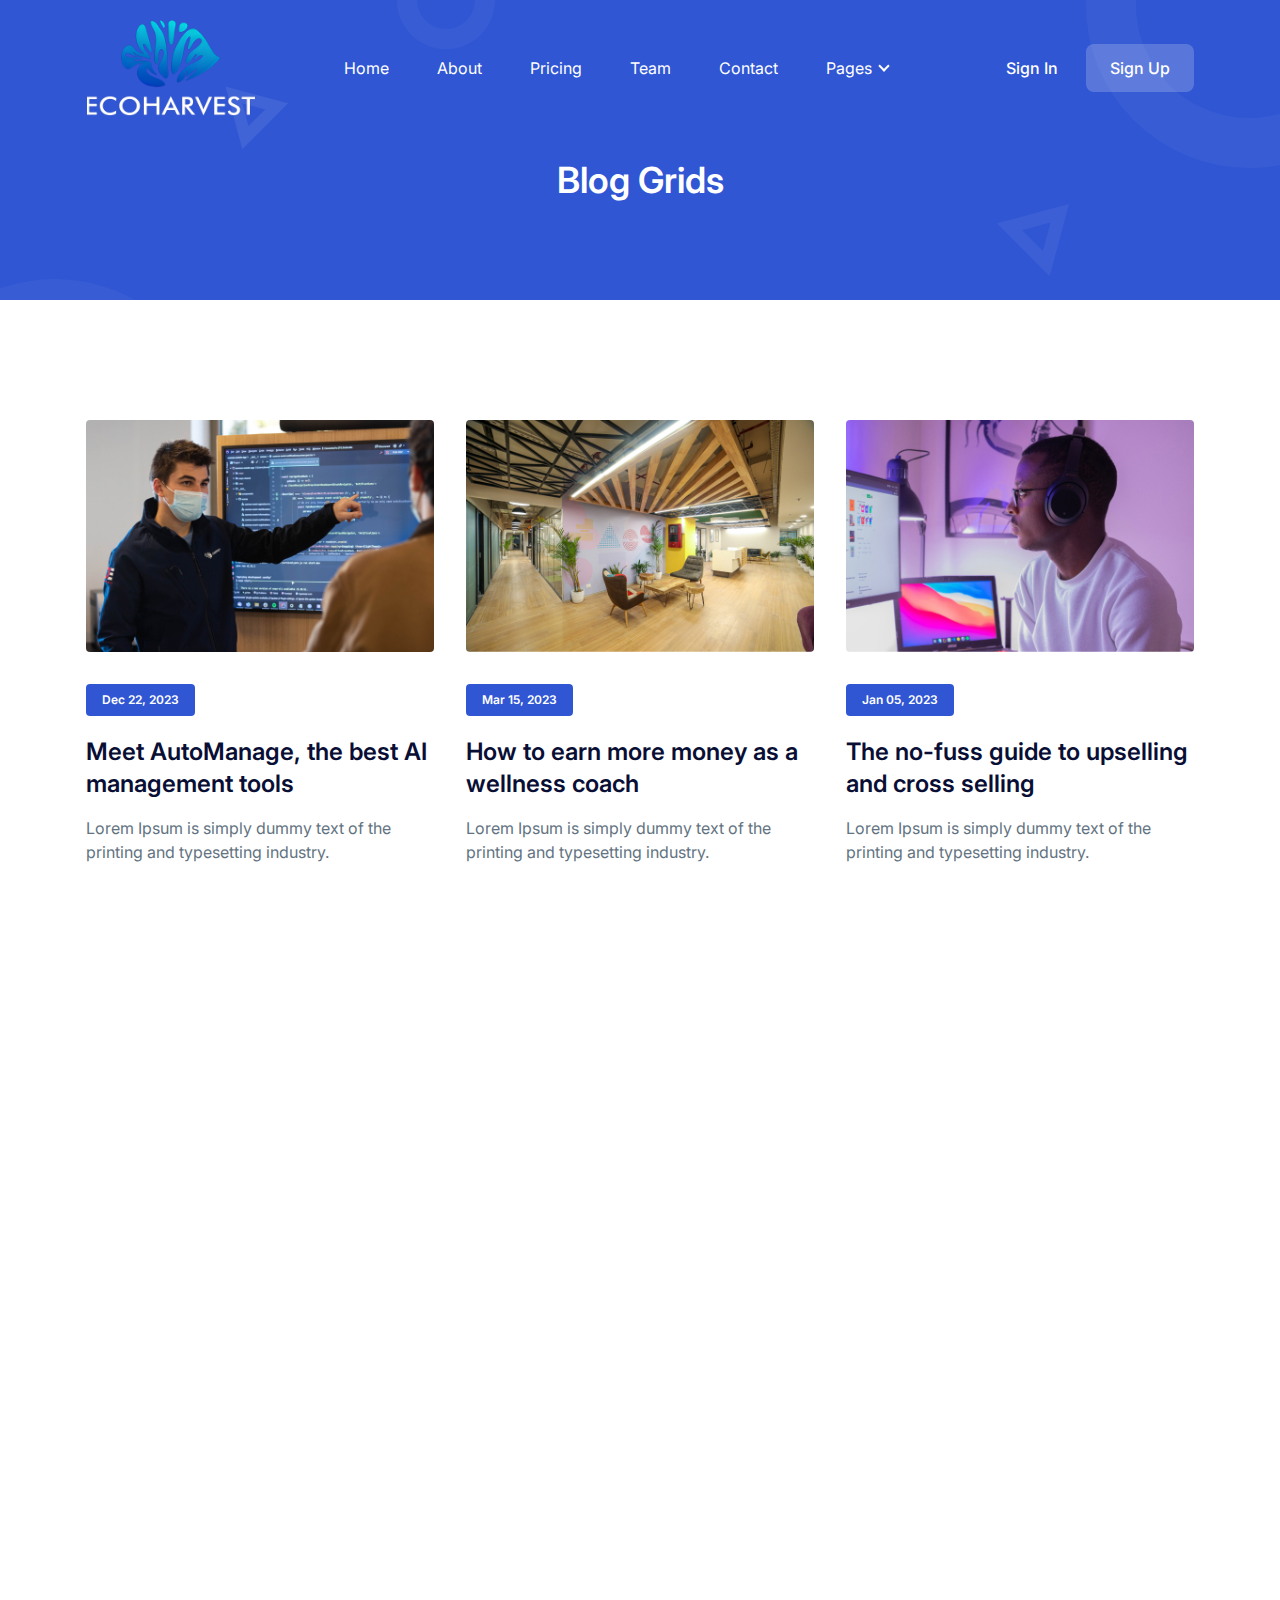
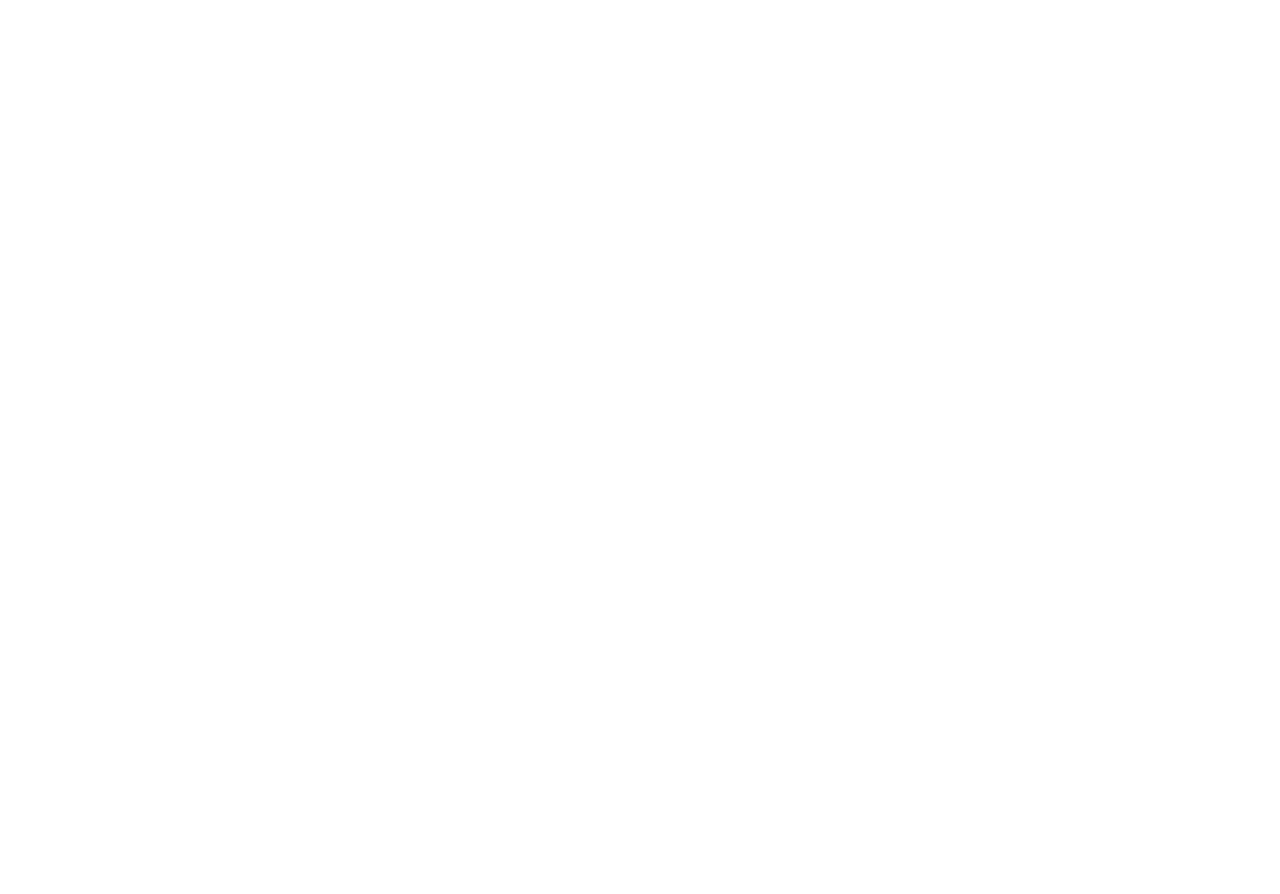
<file: blog-grids.html>
<!DOCTYPE html>
<html lang="en">
  <head>
    <meta charset="UTF-8" />
    <meta http-equiv="X-UA-Compatible" content="IE=edge" />
    <meta name="viewport" content="width=device-width, initial-scale=1.0" />
    <title>Blog Grids | Play Tailwind</title>
    <link
      rel="shortcut icon"
      href="assets/images/favicon.png"
      type="image/x-icon"
    />
    <link rel="stylesheet" href="assets/css/animate.css" />
    <link rel="stylesheet" href="assets/css/tailwind.css" />

    <!-- ==== WOW JS ==== -->
    <script src="assets/js/wow.min.js"></script>
    <script>
      new WOW().init();
    </script>
  </head>
  <body>
    <!-- ====== Navbar Section Start -->
    <div
      class="ud-header absolute top-0 left-0 z-40 flex w-full items-center bg-transparent"
    >
      <div class="container">
        <div class="relative -mx-4 flex items-center justify-between">
          <div class="w-60 max-w-full px-4">
            <a href="index.html" class="navbar-logo block w-full py-5">
              <img
                src="assets/images/logo/logo-white.svg"
                alt="logo"
                class="header-logo w-full"
              />
            </a>
          </div>
          <div class="flex w-full items-center justify-between px-4">
            <div>
              <button
                id="navbarToggler"
                class="absolute right-4 top-1/2 block -translate-y-1/2 rounded-lg px-3 py-[6px] ring-primary focus:ring-2 lg:hidden"
              >
                <span
                  class="relative my-[6px] block h-[2px] w-[30px] bg-white"
                ></span>
                <span
                  class="relative my-[6px] block h-[2px] w-[30px] bg-white"
                ></span>
                <span
                  class="relative my-[6px] block h-[2px] w-[30px] bg-white"
                ></span>
              </button>
              <nav
                id="navbarCollapse"
                class="absolute right-4 top-full hidden w-full max-w-[250px] rounded-lg bg-white py-5 shadow-lg lg:static lg:block lg:w-full lg:max-w-full lg:bg-transparent lg:py-0 lg:px-4 lg:shadow-none xl:px-6"
              >
                <ul class="blcok lg:flex">
                  <li class="group relative">
                    <a
                      href="/#home"
                      class="ud-menu-scroll mx-8 flex py-2 text-base text-dark group-hover:text-primary lg:mr-0 lg:inline-flex lg:py-6 lg:px-0 lg:text-white lg:group-hover:text-white lg:group-hover:opacity-70"
                    >
                      Home
                    </a>
                  </li>
                  <li class="group relative">
                    <a
                      href="/#about"
                      class="ud-menu-scroll mx-8 flex py-2 text-base text-dark group-hover:text-primary lg:mr-0 lg:ml-7 lg:inline-flex lg:py-6 lg:px-0 lg:text-white lg:group-hover:text-white lg:group-hover:opacity-70 xl:ml-12"
                    >
                      About
                    </a>
                  </li>
                  <li class="group relative">
                    <a
                      href="/#pricing"
                      class="ud-menu-scroll mx-8 flex py-2 text-base text-dark group-hover:text-primary lg:mr-0 lg:ml-7 lg:inline-flex lg:py-6 lg:px-0 lg:text-white lg:group-hover:text-white lg:group-hover:opacity-70 xl:ml-12"
                    >
                      Pricing
                    </a>
                  </li>
                  <li class="group relative">
                    <a
                      href="/#team"
                      class="ud-menu-scroll mx-8 flex py-2 text-base text-dark group-hover:text-primary lg:mr-0 lg:ml-7 lg:inline-flex lg:py-6 lg:px-0 lg:text-white lg:group-hover:text-white lg:group-hover:opacity-70 xl:ml-12"
                    >
                      Team
                    </a>
                  </li>
                  <li class="group relative">
                    <a
                      href="/#contact"
                      class="ud-menu-scroll mx-8 flex py-2 text-base text-dark group-hover:text-primary lg:mr-0 lg:ml-7 lg:inline-flex lg:py-6 lg:px-0 lg:text-white lg:group-hover:text-white lg:group-hover:opacity-70 xl:ml-12"
                    >
                      Contact
                    </a>
                  </li>
                  <li class="submenu-item group relative">
                    <a
                      href="javascript:void(0)"
                      class="relative mx-8 flex py-2 text-base text-dark after:absolute after:right-1 after:top-1/2 after:mt-[-2px] after:h-2 after:w-2 after:-translate-y-1/2 after:rotate-45 after:border-b-2 after:border-r-2 after:border-current group-hover:text-primary lg:mr-0 lg:ml-8 lg:inline-flex lg:py-6 lg:pl-0 lg:pr-4 lg:text-white lg:after:right-0 lg:group-hover:text-white lg:group-hover:opacity-70 xl:ml-12"
                    >
                      Pages
                    </a>
                    <div
                      class="submenu relative top-full left-0 hidden w-[250px] rounded-sm bg-white p-4 transition-[top] duration-300 group-hover:opacity-100 lg:invisible lg:absolute lg:top-[110%] lg:block lg:opacity-0 lg:shadow-lg lg:group-hover:visible lg:group-hover:top-full"
                    >
                      <a
                        href="about.html"
                        class="block rounded py-[10px] px-4 text-sm text-body-color hover:text-primary"
                      >
                        About Page
                      </a>
                      <a
                        href="pricing.html"
                        class="block rounded py-[10px] px-4 text-sm text-body-color hover:text-primary"
                      >
                        Pricing Page
                      </a>
                      <a
                        href="contact.html"
                        class="block rounded py-[10px] px-4 text-sm text-body-color hover:text-primary"
                      >
                        Contact Page
                      </a>
                      <a
                        href="blog-grids.html"
                        class="block rounded py-[10px] px-4 text-sm text-body-color hover:text-primary"
                      >
                        Blog Grid Page
                      </a>
                      <a
                        href="blog-details.html"
                        class="block rounded py-[10px] px-4 text-sm text-body-color hover:text-primary"
                      >
                        Blog Details Page
                      </a>
                      <a
                        href="signup.html"
                        class="block rounded py-[10px] px-4 text-sm text-body-color hover:text-primary"
                      >
                        Sign Up Page
                      </a>
                      <a
                        href="signin.html"
                        class="block rounded py-[10px] px-4 text-sm text-body-color hover:text-primary"
                      >
                        Sign In Page
                      </a>
                      <a
                        href="404.html"
                        class="block rounded py-[10px] px-4 text-sm text-body-color hover:text-primary"
                      >
                        404 Page
                      </a>
                    </div>
                  </li>
                </ul>
              </nav>
            </div>
            <div class="hidden justify-end pr-16 sm:flex lg:pr-0">
              <a
                href="signin.html"
                class="loginBtn py-3 px-7 text-base font-medium text-white hover:opacity-70"
              >
                Sign In
              </a>
              <a
                href="signup.html"
                class="signUpBtn rounded-lg bg-white bg-opacity-20 py-3 px-6 text-base font-medium text-white duration-300 ease-in-out hover:bg-opacity-100 hover:text-dark"
              >
                Sign Up
              </a>
            </div>
          </div>
        </div>
      </div>
    </div>
    <!-- ====== Navbar Section End -->

    <!-- ====== Banner Section Start -->
    <div
      class="relative z-10 overflow-hidden bg-primary pt-[120px] pb-[100px] md:pt-[130px] lg:pt-[160px]"
    >
      <div class="container">
        <div class="-mx-4 flex flex-wrap items-center">
          <div class="w-full px-4">
            <div class="text-center">
              <h1 class="text-4xl font-semibold text-white">Blog Grids</h1>
            </div>
          </div>
        </div>
      </div>
      <div>
        <span class="absolute top-0 left-0 z-[-1]">
          <svg
            width="495"
            height="470"
            viewBox="0 0 495 470"
            fill="none"
            xmlns="http://www.w3.org/2000/svg"
          >
            <circle
              cx="55"
              cy="442"
              r="138"
              stroke="white"
              stroke-opacity="0.04"
              stroke-width="50"
            />
            <circle
              cx="446"
              r="39"
              stroke="white"
              stroke-opacity="0.04"
              stroke-width="20"
            />
            <path
              d="M245.406 137.609L233.985 94.9852L276.609 106.406L245.406 137.609Z"
              stroke="white"
              stroke-opacity="0.08"
              stroke-width="12"
            />
          </svg>
        </span>
        <span class="absolute top-0 right-0 z-[-1]">
          <svg
            width="493"
            height="470"
            viewBox="0 0 493 470"
            fill="none"
            xmlns="http://www.w3.org/2000/svg"
          >
            <circle
              cx="462"
              cy="5"
              r="138"
              stroke="white"
              stroke-opacity="0.04"
              stroke-width="50"
            />
            <circle
              cx="49"
              cy="470"
              r="39"
              stroke="white"
              stroke-opacity="0.04"
              stroke-width="20"
            />
            <path
              d="M222.393 226.701L272.808 213.192L259.299 263.607L222.393 226.701Z"
              stroke="white"
              stroke-opacity="0.06"
              stroke-width="13"
            />
          </svg>
        </span>
      </div>
    </div>
    <!-- ====== Banner Section End -->

    <!-- ====== Blog Section Start -->
    <section class="pt-20 pb-10 lg:pt-[120px] lg:pb-20">
      <div class="container">
        <div class="-mx-4 flex flex-wrap">
          <div class="w-full px-4 md:w-1/2 lg:w-1/3">
            <div class="wow fadeInUp group mb-10" data-wow-delay=".1s">
              <div class="mb-8 overflow-hidden rounded">
                <a href="blog-details.html" class="block">
                  <img
                    src="assets/images/blog/blog-01.jpg"
                    alt="image"
                    class="w-full transition group-hover:rotate-6 group-hover:scale-125"
                  />
                </a>
              </div>
              <div>
                <span
                  class="mb-5 inline-block rounded bg-primary py-1 px-4 text-center text-xs font-semibold leading-loose text-white"
                >
                  Dec 22, 2023
                </span>
                <h3>
                  <a
                    href="blog-details.html"
                    class="mb-4 inline-block text-xl font-semibold text-dark hover:text-primary sm:text-2xl lg:text-xl xl:text-2xl"
                  >
                    Meet AutoManage, the best AI management tools
                  </a>
                </h3>
                <p class="text-base text-body-color">
                  Lorem Ipsum is simply dummy text of the printing and
                  typesetting industry.
                </p>
              </div>
            </div>
          </div>
          <div class="w-full px-4 md:w-1/2 lg:w-1/3">
            <div class="wow fadeInUp group mb-10" data-wow-delay=".15s">
              <div class="mb-8 overflow-hidden rounded">
                <a href="blog-details.html" class="block">
                  <img
                    src="assets/images/blog/blog-02.jpg"
                    alt="image"
                    class="w-full transition group-hover:rotate-6 group-hover:scale-125"
                  />
                </a>
              </div>
              <div>
                <span
                  class="mb-5 inline-block rounded bg-primary py-1 px-4 text-center text-xs font-semibold leading-loose text-white"
                >
                  Mar 15, 2023
                </span>
                <h3>
                  <a
                    href="blog-details.html"
                    class="mb-4 inline-block text-xl font-semibold text-dark hover:text-primary sm:text-2xl lg:text-xl xl:text-2xl"
                  >
                    How to earn more money as a wellness coach
                  </a>
                </h3>
                <p class="text-base text-body-color">
                  Lorem Ipsum is simply dummy text of the printing and
                  typesetting industry.
                </p>
              </div>
            </div>
          </div>
          <div class="w-full px-4 md:w-1/2 lg:w-1/3">
            <div class="wow fadeInUp group mb-10" data-wow-delay=".2s">
              <div class="mb-8 overflow-hidden rounded">
                <a href="blog-details.html" class="block">
                  <img
                    src="assets/images/blog/blog-03.jpg"
                    alt="image"
                    class="w-full transition group-hover:rotate-6 group-hover:scale-125"
                  />
                </a>
              </div>
              <div>
                <span
                  class="mb-5 inline-block rounded bg-primary py-1 px-4 text-center text-xs font-semibold leading-loose text-white"
                >
                  Jan 05, 2023
                </span>
                <h3>
                  <a
                    href="blog-details.html"
                    class="mb-4 inline-block text-xl font-semibold text-dark hover:text-primary sm:text-2xl lg:text-xl xl:text-2xl"
                  >
                    The no-fuss guide to upselling and cross selling
                  </a>
                </h3>
                <p class="text-base text-body-color">
                  Lorem Ipsum is simply dummy text of the printing and
                  typesetting industry.
                </p>
              </div>
            </div>
          </div>
          <div class="w-full px-4 md:w-1/2 lg:w-1/3">
            <div class="wow fadeInUp group mb-10" data-wow-delay=".1s">
              <div class="mb-8 overflow-hidden rounded">
                <a href="blog-details.html" class="block">
                  <img
                    src="assets/images/blog/blog-02.jpg"
                    alt="image"
                    class="w-full transition group-hover:rotate-6 group-hover:scale-125"
                  />
                </a>
              </div>
              <div>
                <span
                  class="mb-5 inline-block rounded bg-primary py-1 px-4 text-center text-xs font-semibold leading-loose text-white"
                >
                  Mar 15, 2023
                </span>
                <h3>
                  <a
                    href="blog-details.html"
                    class="mb-4 inline-block text-xl font-semibold text-dark hover:text-primary sm:text-2xl lg:text-xl xl:text-2xl"
                  >
                    How to earn more money as a wellness coach
                  </a>
                </h3>
                <p class="text-base text-body-color">
                  Lorem Ipsum is simply dummy text of the printing and
                  typesetting industry.
                </p>
              </div>
            </div>
          </div>
          <div class="w-full px-4 md:w-1/2 lg:w-1/3">
            <div class="wow fadeInUp group mb-10" data-wow-delay=".15s">
              <div class="mb-8 overflow-hidden rounded">
                <a href="blog-details.html" class="block">
                  <img
                    src="assets/images/blog/blog-03.jpg"
                    alt="image"
                    class="w-full transition group-hover:rotate-6 group-hover:scale-125"
                  />
                </a>
              </div>
              <div>
                <span
                  class="mb-5 inline-block rounded bg-primary py-1 px-4 text-center text-xs font-semibold leading-loose text-white"
                >
                  Jan 05, 2023
                </span>
                <h3>
                  <a
                    href="blog-details.html"
                    class="mb-4 inline-block text-xl font-semibold text-dark hover:text-primary sm:text-2xl lg:text-xl xl:text-2xl"
                  >
                    The no-fuss guide to upselling and cross selling
                  </a>
                </h3>
                <p class="text-base text-body-color">
                  Lorem Ipsum is simply dummy text of the printing and
                  typesetting industry.
                </p>
              </div>
            </div>
          </div>
          <div class="w-full px-4 md:w-1/2 lg:w-1/3">
            <div class="wow fadeInUp group mb-10" data-wow-delay=".2s">
              <div class="mb-8 overflow-hidden rounded">
                <a href="blog-details.html" class="block">
                  <img
                    src="assets/images/blog/blog-01.jpg"
                    alt="image"
                    class="w-full transition group-hover:rotate-6 group-hover:scale-125"
                  />
                </a>
              </div>
              <div>
                <span
                  class="mb-5 inline-block rounded bg-primary py-1 px-4 text-center text-xs font-semibold leading-loose text-white"
                >
                  Dec 22, 2023
                </span>
                <h3>
                  <a
                    href="blog-details.html"
                    class="mb-4 inline-block text-xl font-semibold text-dark hover:text-primary sm:text-2xl lg:text-xl xl:text-2xl"
                  >
                    Meet AutoManage, the best AI management tools
                  </a>
                </h3>
                <p class="text-base text-body-color">
                  Lorem Ipsum is simply dummy text of the printing and
                  typesetting industry.
                </p>
              </div>
            </div>
          </div>
          <div class="w-full px-4 md:w-1/2 lg:w-1/3">
            <div class="wow fadeInUp group mb-10" data-wow-delay=".1s">
              <div class="mb-8 overflow-hidden rounded">
                <a href="blog-details.html" class="block">
                  <img
                    src="assets/images/blog/blog-01.jpg"
                    alt="image"
                    class="w-full transition group-hover:rotate-6 group-hover:scale-125"
                  />
                </a>
              </div>
              <div>
                <span
                  class="mb-5 inline-block rounded bg-primary py-1 px-4 text-center text-xs font-semibold leading-loose text-white"
                >
                  Dec 22, 2023
                </span>
                <h3>
                  <a
                    href="blog-details.html"
                    class="mb-4 inline-block text-xl font-semibold text-dark hover:text-primary sm:text-2xl lg:text-xl xl:text-2xl"
                  >
                    Meet AutoManage, the best AI management tools
                  </a>
                </h3>
                <p class="text-base text-body-color">
                  Lorem Ipsum is simply dummy text of the printing and
                  typesetting industry.
                </p>
              </div>
            </div>
          </div>
          <div class="w-full px-4 md:w-1/2 lg:w-1/3">
            <div class="wow fadeInUp group mb-10" data-wow-delay=".15s">
              <div class="mb-8 overflow-hidden rounded">
                <a href="blog-details.html" class="block">
                  <img
                    src="assets/images/blog/blog-02.jpg"
                    alt="image"
                    class="w-full transition group-hover:rotate-6 group-hover:scale-125"
                  />
                </a>
              </div>
              <div>
                <span
                  class="mb-5 inline-block rounded bg-primary py-1 px-4 text-center text-xs font-semibold leading-loose text-white"
                >
                  Mar 15, 2023
                </span>
                <h3>
                  <a
                    href="blog-details.html"
                    class="mb-4 inline-block text-xl font-semibold text-dark hover:text-primary sm:text-2xl lg:text-xl xl:text-2xl"
                  >
                    How to earn more money as a wellness coach
                  </a>
                </h3>
                <p class="text-base text-body-color">
                  Lorem Ipsum is simply dummy text of the printing and
                  typesetting industry.
                </p>
              </div>
            </div>
          </div>
          <div class="w-full px-4 md:w-1/2 lg:w-1/3">
            <div class="wow fadeInUp group mb-10" data-wow-delay=".2s">
              <div class="mb-8 overflow-hidden rounded">
                <a href="blog-details.html" class="block">
                  <img
                    src="assets/images/blog/blog-03.jpg"
                    alt="image"
                    class="w-full transition group-hover:rotate-6 group-hover:scale-125"
                  />
                </a>
              </div>
              <div>
                <span
                  class="mb-5 inline-block rounded bg-primary py-1 px-4 text-center text-xs font-semibold leading-loose text-white"
                >
                  Jan 05, 2023
                </span>
                <h3>
                  <a
                    href="blog-details.html"
                    class="mb-4 inline-block text-xl font-semibold text-dark hover:text-primary sm:text-2xl lg:text-xl xl:text-2xl"
                  >
                    The no-fuss guide to upselling and cross selling
                  </a>
                </h3>
                <p class="text-base text-body-color">
                  Lorem Ipsum is simply dummy text of the printing and
                  typesetting industry.
                </p>
              </div>
            </div>
          </div>
        </div>
      </div>
    </section>
    <!-- ====== Blog Section End -->

    <!-- ====== Footer Section Start -->
    <footer
      class="wow fadeInUp relative z-10 bg-black pt-20 lg:pt-[120px]"
      data-wow-delay=".15s"
    >
      <div class="container">
        <div class="-mx-4 flex flex-wrap">
          <div class="w-full px-4 sm:w-1/2 md:w-1/2 lg:w-4/12 xl:w-3/12">
            <div class="mb-10 w-full">
              <a
                href="javascript:void(0)"
                class="mb-6 inline-block max-w-[160px]"
              >
                <img
                  src="assets/images/logo/logo-white.svg"
                  alt="logo"
                  class="max-w-full"
                />
              </a>
              <p class="mb-7 text-base text-[#f3f4fe]">
                We create digital experiences for brands and companies by using
                technology.
              </p>
              <div class="-mx-3 flex items-center">
                <a
                  href="javascript:void(0)"
                  class="px-3 text-[#dddddd] hover:text-white"
                >
                  <svg
                    width="10"
                    height="18"
                    viewBox="0 0 10 18"
                    class="fill-current"
                  >
                    <path
                      d="M9.00007 6.82105H7.50006H6.96434V6.27097V4.56571V4.01562H7.50006H8.62507C8.91971 4.01562 9.16078 3.79559 9.16078 3.46554V0.550085C9.16078 0.247538 8.9465 0 8.62507 0H6.66969C4.55361 0 3.08038 1.54024 3.08038 3.82309V6.21596V6.76605H2.54466H0.72322C0.348217 6.76605 0 7.06859 0 7.50866V9.48897C0 9.87402 0.294645 10.2316 0.72322 10.2316H2.49109H3.02681V10.7817V16.31C3.02681 16.6951 3.32145 17.0526 3.75003 17.0526H6.26791C6.42862 17.0526 6.56255 16.9701 6.66969 16.8601C6.77684 16.7501 6.8572 16.5576 6.8572 16.3925V10.8092V10.2591H7.4197H8.62507C8.97328 10.2591 9.24114 10.0391 9.29471 9.709V9.6815V9.65399L9.66972 7.7562C9.6965 7.56367 9.66972 7.34363 9.509 7.1236C9.45543 6.98608 9.21436 6.84856 9.00007 6.82105Z"
                    />
                  </svg>
                </a>
                <a
                  href="javascript:void(0)"
                  class="px-3 text-[#dddddd] hover:text-white"
                >
                  <svg
                    width="19"
                    height="15"
                    viewBox="0 0 19 15"
                    class="fill-current"
                  >
                    <path
                      d="M16.2622 3.17878L17.33 1.93293C17.6391 1.59551 17.7234 1.33595 17.7515 1.20618C16.9085 1.67337 16.1217 1.82911 15.6159 1.82911H15.4192L15.3068 1.72528C14.6324 1.18022 13.7894 0.894714 12.8902 0.894714C10.9233 0.894714 9.37779 2.40012 9.37779 4.13913C9.37779 4.24295 9.37779 4.39868 9.40589 4.5025L9.49019 5.02161L8.90009 4.99565C5.30334 4.89183 2.35288 2.03675 1.87518 1.5436C1.08839 2.84136 1.53799 4.08722 2.01568 4.86587L2.97107 6.31937L1.45369 5.54071C1.48179 6.63084 1.93138 7.48736 2.80247 8.11029L3.56116 8.62939L2.80247 8.9149C3.28017 10.2386 4.34795 10.7837 5.13474 10.9913L6.17443 11.2509L5.19094 11.8738C3.61736 12.912 1.65039 12.8342 0.779297 12.7563C2.54957 13.8983 4.65705 14.1579 6.11823 14.1579C7.21412 14.1579 8.02901 14.0541 8.2257 13.9762C16.0936 12.2631 16.4589 5.77431 16.4589 4.47655V4.29486L16.6275 4.19104C17.5829 3.36047 17.9763 2.91923 18.2011 2.65967C18.1168 2.68563 18.0044 2.73754 17.892 2.7635L16.2622 3.17878Z"
                    />
                  </svg>
                </a>
                <a
                  href="javascript:void(0)"
                  class="px-3 text-[#dddddd] hover:text-white"
                >
                  <svg
                    width="18"
                    height="18"
                    viewBox="0 0 18 18"
                    class="fill-current"
                  >
                    <path
                      d="M8.91688 12.4995C10.6918 12.4995 12.1306 11.0911 12.1306 9.35385C12.1306 7.61655 10.6918 6.20819 8.91688 6.20819C7.14197 6.20819 5.70312 7.61655 5.70312 9.35385C5.70312 11.0911 7.14197 12.4995 8.91688 12.4995Z"
                    />
                    <path
                      d="M12.4078 0.947388H5.37075C2.57257 0.947388 0.300781 3.17104 0.300781 5.90993V12.7436C0.300781 15.5367 2.57257 17.7604 5.37075 17.7604H12.3524C15.2059 17.7604 17.4777 15.5367 17.4777 12.7978V5.90993C17.4777 3.17104 15.2059 0.947388 12.4078 0.947388ZM8.91696 13.4758C6.56206 13.4758 4.70584 11.6047 4.70584 9.35389C4.70584 7.10312 6.58976 5.23199 8.91696 5.23199C11.2165 5.23199 13.1004 7.10312 13.1004 9.35389C13.1004 11.6047 11.2442 13.4758 8.91696 13.4758ZM14.735 5.61164C14.4579 5.90993 14.0423 6.07264 13.5714 6.07264C13.1558 6.07264 12.7402 5.90993 12.4078 5.61164C12.103 5.31334 11.9368 4.9337 11.9368 4.47269C11.9368 4.01169 12.103 3.65916 12.4078 3.33375C12.7125 3.00834 13.1004 2.84563 13.5714 2.84563C13.9869 2.84563 14.4302 3.00834 14.735 3.30663C15.012 3.65916 15.2059 4.06593 15.2059 4.49981C15.1782 4.9337 15.012 5.31334 14.735 5.61164Z"
                    />
                    <path
                      d="M13.5985 3.82184C13.2383 3.82184 12.9336 4.12013 12.9336 4.47266C12.9336 4.82519 13.2383 5.12349 13.5985 5.12349C13.9587 5.12349 14.2634 4.82519 14.2634 4.47266C14.2634 4.12013 13.9864 3.82184 13.5985 3.82184Z"
                    />
                  </svg>
                </a>
                <a
                  href="javascript:void(0)"
                  class="px-3 text-[#dddddd] hover:text-white"
                >
                  <svg
                    width="18"
                    height="18"
                    viewBox="0 0 18 18"
                    class="fill-current"
                  >
                    <path
                      d="M16.7821 0.947388H1.84847C1.14272 0.947388 0.578125 1.49747 0.578125 2.18508V16.7623C0.578125 17.4224 1.14272 18 1.84847 18H16.7257C17.4314 18 17.996 17.4499 17.996 16.7623V2.15757C18.0525 1.49747 17.4879 0.947388 16.7821 0.947388ZM5.7442 15.4421H3.17528V7.32837H5.7442V15.4421ZM4.44563 6.2007C3.59873 6.2007 2.94944 5.5406 2.94944 4.74297C2.94944 3.94535 3.62696 3.28525 4.44563 3.28525C5.26429 3.28525 5.94181 3.94535 5.94181 4.74297C5.94181 5.5406 5.32075 6.2007 4.44563 6.2007ZM15.4835 15.4421H12.9146V11.509C12.9146 10.5739 12.8864 9.33618 11.5596 9.33618C10.2045 9.33618 10.0069 10.3813 10.0069 11.4265V15.4421H7.438V7.32837H9.95046V8.45605H9.9787C10.3457 7.79594 11.1644 7.13584 12.4347 7.13584C15.0601 7.13584 15.54 8.7861 15.54 11.0414V15.4421H15.4835Z"
                    />
                  </svg>
                </a>
              </div>
            </div>
          </div>
          <div class="w-full px-4 sm:w-1/2 md:w-1/2 lg:w-2/12 xl:w-2/12">
            <div class="mb-10 w-full">
              <h4 class="mb-9 text-lg font-semibold text-white">About Us</h4>
              <ul>
                <li>
                  <a
                    href="javascript:void(0)"
                    class="mb-2 inline-block text-base leading-loose text-[#f3f4fe] hover:text-primary"
                  >
                    Home
                  </a>
                </li>
                <li>
                  <a
                    href="javascript:void(0)"
                    class="mb-2 inline-block text-base leading-loose text-[#f3f4fe] hover:text-primary"
                  >
                    Features
                  </a>
                </li>
                <li>
                  <a
                    href="javascript:void(0)"
                    class="mb-2 inline-block text-base leading-loose text-[#f3f4fe] hover:text-primary"
                  >
                    About
                  </a>
                </li>
                <li>
                  <a
                    href="javascript:void(0)"
                    class="mb-2 inline-block text-base leading-loose text-[#f3f4fe] hover:text-primary"
                  >
                    Testimonial
                  </a>
                </li>
              </ul>
            </div>
          </div>
          <div class="w-full px-4 sm:w-1/2 md:w-1/2 lg:w-3/12 xl:w-2/12">
            <div class="mb-10 w-full">
              <h4 class="mb-9 text-lg font-semibold text-white">Features</h4>
              <ul>
                <li>
                  <a
                    href="javascript:void(0)"
                    class="mb-2 inline-block text-base leading-loose text-[#f3f4fe] hover:text-primary"
                  >
                    How it works
                  </a>
                </li>
                <li>
                  <a
                    href="javascript:void(0)"
                    class="mb-2 inline-block text-base leading-loose text-[#f3f4fe] hover:text-primary"
                  >
                    Privacy policy
                  </a>
                </li>
                <li>
                  <a
                    href="javascript:void(0)"
                    class="mb-2 inline-block text-base leading-loose text-[#f3f4fe] hover:text-primary"
                  >
                    Terms of Service
                  </a>
                </li>
                <li>
                  <a
                    href="javascript:void(0)"
                    class="mb-2 inline-block text-base leading-loose text-[#f3f4fe] hover:text-primary"
                  >
                    Refund policy
                  </a>
                </li>
              </ul>
            </div>
          </div>
          <div class="w-full px-4 sm:w-1/2 md:w-1/2 lg:w-3/12 xl:w-2/12">
            <div class="mb-10 w-full">
              <h4 class="mb-9 text-lg font-semibold text-white">
                Our Products
              </h4>
              <ul>
                <li>
                  <a
                    href="javascript:void(0)"
                    class="mb-2 inline-block text-base leading-loose text-[#f3f4fe] hover:text-primary"
                  >
                    LineIcons
                  </a>
                </li>
                <li>
                  <a
                    href="javascript:void(0)"
                    class="mb-2 inline-block text-base leading-loose text-[#f3f4fe] hover:text-primary"
                  >
                    Ecommerce HTML
                  </a>
                </li>
                <li>
                  <a
                    href="javascript:void(0)"
                    class="mb-2 inline-block text-base leading-loose text-[#f3f4fe] hover:text-primary"
                  >
                    Ayro UI
                  </a>
                </li>
                <li>
                  <a
                    href="javascript:void(0)"
                    class="mb-2 inline-block text-base leading-loose text-[#f3f4fe] hover:text-primary"
                  >
                    PlainAdmin
                  </a>
                </li>
              </ul>
            </div>
          </div>
          <div class="w-full px-4 md:w-2/3 lg:w-6/12 xl:w-3/12">
            <div class="mb-10 w-full">
              <h4 class="mb-9 text-lg font-semibold text-white">Partners</h4>
              <ul class="flex flex-wrap items-center">
                <li>
                  <a
                    href="https://tailgrids.com"
                    rel="nofollow noopner"
                    target="_blank"
                    class="mb-6 mr-5 block max-w-[120px] xl:max-w-[100px] 2xl:max-w-[120px]"
                  >
                    <img
                      src="assets/images/footer/brands/tailgrids.svg"
                      alt="tailgrids"
                    />
                  </a>
                </li>
                <li>
                  <a
                    href="https://ayroui.com"
                    rel="nofollow noopner"
                    target="_blank"
                    class="mb-6 mr-5 block max-w-[120px] xl:max-w-[100px] 2xl:max-w-[120px]"
                  >
                    <img
                      src="assets/images/footer/brands/ayroui.svg"
                      alt="ayroui"
                    />
                  </a>
                </li>
                <li>
                  <a
                    href="https://ecommercehtml.com"
                    rel="nofollow noopner"
                    target="_blank"
                    class="mb-6 mr-5 block max-w-[120px] xl:max-w-[100px] 2xl:max-w-[120px]"
                  >
                    <img
                      src="assets/images/footer/brands/ecommerce-html.svg"
                      alt="ecommerce-html"
                    />
                  </a>
                </li>
                <li>
                  <a
                    href="https://graygrids.com"
                    rel="nofollow noopner"
                    target="_blank"
                    class="mb-6 mr-5 block max-w-[120px] xl:max-w-[100px] 2xl:max-w-[120px]"
                  >
                    <img
                      src="assets/images/footer/brands/graygrids.svg"
                      alt="graygrids"
                    />
                  </a>
                </li>
                <li>
                  <a
                    href="https://lineicons.com"
                    rel="nofollow noopner"
                    target="_blank"
                    class="mb-6 mr-5 block max-w-[120px] xl:max-w-[100px] 2xl:max-w-[120px]"
                  >
                    <img
                      src="assets/images/footer/brands/lineicons.svg"
                      alt="lineicons"
                    />
                  </a>
                </li>
                <li>
                  <a
                    href="https://uideck.com"
                    rel="nofollow noopner"
                    target="_blank"
                    class="mb-6 mr-5 block max-w-[120px] xl:max-w-[100px] 2xl:max-w-[120px]"
                  >
                    <img
                      src="assets/images/footer/brands/uideck.svg"
                      alt="uideck"
                    />
                  </a>
                </li>
              </ul>
            </div>
          </div>
        </div>
      </div>

      <div class="mt-12 border-t border-opacity-40 py-8 lg:mt-[60px]">
        <div class="container">
          <div class="-mx-4 flex flex-wrap">
            <div class="w-full px-4 md:w-2/3 lg:w-1/2">
              <div class="my-1">
                <div
                  class="-mx-3 flex items-center justify-center md:justify-start"
                >
                  <a
                    href="javascript:void(0)"
                    class="px-3 text-base text-[#f3f4fe] hover:text-primary"
                  >
                    Privacy policy
                  </a>
                  <a
                    href="javascript:void(0)"
                    class="px-3 text-base text-[#f3f4fe] hover:text-primary"
                  >
                    Legal notice
                  </a>
                  <a
                    href="javascript:void(0)"
                    class="px-3 text-base text-[#f3f4fe] hover:text-primary"
                  >
                    Terms of service
                  </a>
                </div>
              </div>
            </div>
            <div class="w-full px-4 md:w-1/3 lg:w-1/2">
              <div class="my-1 flex justify-center md:justify-end">
                <p class="text-base text-[#f3f4fe]">
                  Designed and Developed by
                  <a
                    href="https://tailgrids.com"
                    rel="nofollow noopner"
                    target="_blank"
                    class="text-primary hover:underline"
                  >
                    TailGrids and UIdeck
                  </a>
                </p>
              </div>
            </div>
          </div>
        </div>
      </div>

      <div>
        <span class="absolute left-0 top-0 z-[-1]">
          <img src="assets/images/footer/shape-1.svg" alt="" />
        </span>

        <span class="absolute bottom-0 right-0 z-[-1]">
          <img src="assets/images/footer/shape-3.svg" alt="" />
        </span>

        <span class="absolute top-0 right-0 z-[-1]">
          <svg
            width="102"
            height="102"
            viewBox="0 0 102 102"
            fill="none"
            xmlns="http://www.w3.org/2000/svg"
          >
            <path
              d="M1.8667 33.1956C2.89765 33.1956 3.7334 34.0318 3.7334 35.0633C3.7334 36.0947 2.89765 36.9309 1.8667 36.9309C0.835744 36.9309 4.50645e-08 36.0947 0 35.0633C-4.50645e-08 34.0318 0.835744 33.1956 1.8667 33.1956Z"
              fill="white"
              fill-opacity="0.08"
            ></path>
            <path
              d="M18.2939 33.1956C19.3249 33.1956 20.1606 34.0318 20.1606 35.0633C20.1606 36.0947 19.3249 36.9309 18.2939 36.9309C17.263 36.9309 16.4272 36.0947 16.4272 35.0633C16.4272 34.0318 17.263 33.1956 18.2939 33.1956Z"
              fill="white"
              fill-opacity="0.08"
            ></path>
            <path
              d="M34.7209 33.195C35.7519 33.195 36.5876 34.0311 36.5876 35.0626C36.5876 36.0941 35.7519 36.9303 34.7209 36.9303C33.69 36.9303 32.8542 36.0941 32.8542 35.0626C32.8542 34.0311 33.69 33.195 34.7209 33.195Z"
              fill="white"
              fill-opacity="0.08"
            ></path>
            <path
              d="M50.9341 33.195C51.965 33.195 52.8008 34.0311 52.8008 35.0626C52.8008 36.0941 51.965 36.9303 50.9341 36.9303C49.9031 36.9303 49.0674 36.0941 49.0674 35.0626C49.0674 34.0311 49.9031 33.195 50.9341 33.195Z"
              fill="white"
              fill-opacity="0.08"
            ></path>
            <path
              d="M1.8667 16.7605C2.89765 16.7605 3.7334 17.5966 3.7334 18.6281C3.7334 19.6596 2.89765 20.4957 1.8667 20.4957C0.835744 20.4957 4.50645e-08 19.6596 0 18.6281C-4.50645e-08 17.5966 0.835744 16.7605 1.8667 16.7605Z"
              fill="white"
              fill-opacity="0.08"
            ></path>
            <path
              d="M18.2939 16.7605C19.3249 16.7605 20.1606 17.5966 20.1606 18.6281C20.1606 19.6596 19.3249 20.4957 18.2939 20.4957C17.263 20.4957 16.4272 19.6596 16.4272 18.6281C16.4272 17.5966 17.263 16.7605 18.2939 16.7605Z"
              fill="white"
              fill-opacity="0.08"
            ></path>
            <path
              d="M34.7209 16.7605C35.7519 16.7605 36.5876 17.5966 36.5876 18.6281C36.5876 19.6596 35.7519 20.4957 34.7209 20.4957C33.69 20.4957 32.8542 19.6596 32.8542 18.6281C32.8542 17.5966 33.69 16.7605 34.7209 16.7605Z"
              fill="white"
              fill-opacity="0.08"
            ></path>
            <path
              d="M50.9341 16.7605C51.965 16.7605 52.8008 17.5966 52.8008 18.6281C52.8008 19.6596 51.965 20.4957 50.9341 20.4957C49.9031 20.4957 49.0674 19.6596 49.0674 18.6281C49.0674 17.5966 49.9031 16.7605 50.9341 16.7605Z"
              fill="white"
              fill-opacity="0.08"
            ></path>
            <path
              d="M1.8667 0.324951C2.89765 0.324951 3.7334 1.16115 3.7334 2.19261C3.7334 3.22408 2.89765 4.06024 1.8667 4.06024C0.835744 4.06024 4.50645e-08 3.22408 0 2.19261C-4.50645e-08 1.16115 0.835744 0.324951 1.8667 0.324951Z"
              fill="white"
              fill-opacity="0.08"
            ></path>
            <path
              d="M18.2939 0.324951C19.3249 0.324951 20.1606 1.16115 20.1606 2.19261C20.1606 3.22408 19.3249 4.06024 18.2939 4.06024C17.263 4.06024 16.4272 3.22408 16.4272 2.19261C16.4272 1.16115 17.263 0.324951 18.2939 0.324951Z"
              fill="white"
              fill-opacity="0.08"
            ></path>
            <path
              d="M34.7209 0.325302C35.7519 0.325302 36.5876 1.16147 36.5876 2.19293C36.5876 3.2244 35.7519 4.06056 34.7209 4.06056C33.69 4.06056 32.8542 3.2244 32.8542 2.19293C32.8542 1.16147 33.69 0.325302 34.7209 0.325302Z"
              fill="white"
              fill-opacity="0.08"
            ></path>
            <path
              d="M50.9341 0.325302C51.965 0.325302 52.8008 1.16147 52.8008 2.19293C52.8008 3.2244 51.965 4.06056 50.9341 4.06056C49.9031 4.06056 49.0674 3.2244 49.0674 2.19293C49.0674 1.16147 49.9031 0.325302 50.9341 0.325302Z"
              fill="white"
              fill-opacity="0.08"
            ></path>
            <path
              d="M66.9037 33.1956C67.9346 33.1956 68.7704 34.0318 68.7704 35.0633C68.7704 36.0947 67.9346 36.9309 66.9037 36.9309C65.8727 36.9309 65.037 36.0947 65.037 35.0633C65.037 34.0318 65.8727 33.1956 66.9037 33.1956Z"
              fill="white"
              fill-opacity="0.08"
            ></path>
            <path
              d="M83.3307 33.1956C84.3616 33.1956 85.1974 34.0318 85.1974 35.0633C85.1974 36.0947 84.3616 36.9309 83.3307 36.9309C82.2997 36.9309 81.464 36.0947 81.464 35.0633C81.464 34.0318 82.2997 33.1956 83.3307 33.1956Z"
              fill="white"
              fill-opacity="0.08"
            ></path>
            <path
              d="M99.7576 33.1956C100.789 33.1956 101.624 34.0318 101.624 35.0633C101.624 36.0947 100.789 36.9309 99.7576 36.9309C98.7266 36.9309 97.8909 36.0947 97.8909 35.0633C97.8909 34.0318 98.7266 33.1956 99.7576 33.1956Z"
              fill="white"
              fill-opacity="0.08"
            ></path>
            <path
              d="M66.9037 16.7605C67.9346 16.7605 68.7704 17.5966 68.7704 18.6281C68.7704 19.6596 67.9346 20.4957 66.9037 20.4957C65.8727 20.4957 65.037 19.6596 65.037 18.6281C65.037 17.5966 65.8727 16.7605 66.9037 16.7605Z"
              fill="white"
              fill-opacity="0.08"
            ></path>
            <path
              d="M83.3307 16.7605C84.3616 16.7605 85.1974 17.5966 85.1974 18.6281C85.1974 19.6596 84.3616 20.4957 83.3307 20.4957C82.2997 20.4957 81.464 19.6596 81.464 18.6281C81.464 17.5966 82.2997 16.7605 83.3307 16.7605Z"
              fill="white"
              fill-opacity="0.08"
            ></path>
            <path
              d="M99.7576 16.7605C100.789 16.7605 101.624 17.5966 101.624 18.6281C101.624 19.6596 100.789 20.4957 99.7576 20.4957C98.7266 20.4957 97.8909 19.6596 97.8909 18.6281C97.8909 17.5966 98.7266 16.7605 99.7576 16.7605Z"
              fill="white"
              fill-opacity="0.08"
            ></path>
            <path
              d="M66.9037 0.324966C67.9346 0.324966 68.7704 1.16115 68.7704 2.19261C68.7704 3.22408 67.9346 4.06024 66.9037 4.06024C65.8727 4.06024 65.037 3.22408 65.037 2.19261C65.037 1.16115 65.8727 0.324966 66.9037 0.324966Z"
              fill="white"
              fill-opacity="0.08"
            ></path>
            <path
              d="M83.3307 0.324951C84.3616 0.324951 85.1974 1.16115 85.1974 2.19261C85.1974 3.22408 84.3616 4.06024 83.3307 4.06024C82.2997 4.06024 81.464 3.22408 81.464 2.19261C81.464 1.16115 82.2997 0.324951 83.3307 0.324951Z"
              fill="white"
              fill-opacity="0.08"
            ></path>
            <path
              d="M99.7576 0.324951C100.789 0.324951 101.624 1.16115 101.624 2.19261C101.624 3.22408 100.789 4.06024 99.7576 4.06024C98.7266 4.06024 97.8909 3.22408 97.8909 2.19261C97.8909 1.16115 98.7266 0.324951 99.7576 0.324951Z"
              fill="white"
              fill-opacity="0.08"
            ></path>
            <path
              d="M1.8667 82.2029C2.89765 82.2029 3.7334 83.039 3.7334 84.0705C3.7334 85.102 2.89765 85.9382 1.8667 85.9382C0.835744 85.9382 4.50645e-08 85.102 0 84.0705C-4.50645e-08 83.039 0.835744 82.2029 1.8667 82.2029Z"
              fill="white"
              fill-opacity="0.08"
            ></path>
            <path
              d="M18.2939 82.2029C19.3249 82.2029 20.1606 83.039 20.1606 84.0705C20.1606 85.102 19.3249 85.9382 18.2939 85.9382C17.263 85.9382 16.4272 85.102 16.4272 84.0705C16.4272 83.039 17.263 82.2029 18.2939 82.2029Z"
              fill="white"
              fill-opacity="0.08"
            ></path>
            <path
              d="M34.7209 82.2026C35.7519 82.2026 36.5876 83.0387 36.5876 84.0702C36.5876 85.1017 35.7519 85.9378 34.7209 85.9378C33.69 85.9378 32.8542 85.1017 32.8542 84.0702C32.8542 83.0387 33.69 82.2026 34.7209 82.2026Z"
              fill="white"
              fill-opacity="0.08"
            ></path>
            <path
              d="M50.9341 82.2026C51.965 82.2026 52.8008 83.0387 52.8008 84.0702C52.8008 85.1017 51.965 85.9378 50.9341 85.9378C49.9031 85.9378 49.0674 85.1017 49.0674 84.0702C49.0674 83.0387 49.9031 82.2026 50.9341 82.2026Z"
              fill="white"
              fill-opacity="0.08"
            ></path>
            <path
              d="M1.8667 65.7677C2.89765 65.7677 3.7334 66.6039 3.7334 67.6353C3.7334 68.6668 2.89765 69.503 1.8667 69.503C0.835744 69.503 4.50645e-08 68.6668 0 67.6353C-4.50645e-08 66.6039 0.835744 65.7677 1.8667 65.7677Z"
              fill="white"
              fill-opacity="0.08"
            ></path>
            <path
              d="M18.2939 65.7677C19.3249 65.7677 20.1606 66.6039 20.1606 67.6353C20.1606 68.6668 19.3249 69.503 18.2939 69.503C17.263 69.503 16.4272 68.6668 16.4272 67.6353C16.4272 66.6039 17.263 65.7677 18.2939 65.7677Z"
              fill="white"
              fill-opacity="0.08"
            ></path>
            <path
              d="M34.7209 65.7674C35.7519 65.7674 36.5876 66.6036 36.5876 67.635C36.5876 68.6665 35.7519 69.5027 34.7209 69.5027C33.69 69.5027 32.8542 68.6665 32.8542 67.635C32.8542 66.6036 33.69 65.7674 34.7209 65.7674Z"
              fill="white"
              fill-opacity="0.08"
            ></path>
            <path
              d="M50.9341 65.7674C51.965 65.7674 52.8008 66.6036 52.8008 67.635C52.8008 68.6665 51.965 69.5027 50.9341 69.5027C49.9031 69.5027 49.0674 68.6665 49.0674 67.635C49.0674 66.6036 49.9031 65.7674 50.9341 65.7674Z"
              fill="white"
              fill-opacity="0.08"
            ></path>
            <path
              d="M1.8667 98.2644C2.89765 98.2644 3.7334 99.1005 3.7334 100.132C3.7334 101.163 2.89765 102 1.8667 102C0.835744 102 4.50645e-08 101.163 0 100.132C-4.50645e-08 99.1005 0.835744 98.2644 1.8667 98.2644Z"
              fill="white"
              fill-opacity="0.08"
            ></path>
            <path
              d="M1.8667 49.3322C2.89765 49.3322 3.7334 50.1684 3.7334 51.1998C3.7334 52.2313 2.89765 53.0675 1.8667 53.0675C0.835744 53.0675 4.50645e-08 52.2313 0 51.1998C-4.50645e-08 50.1684 0.835744 49.3322 1.8667 49.3322Z"
              fill="white"
              fill-opacity="0.08"
            ></path>
            <path
              d="M18.2939 98.2644C19.3249 98.2644 20.1606 99.1005 20.1606 100.132C20.1606 101.163 19.3249 102 18.2939 102C17.263 102 16.4272 101.163 16.4272 100.132C16.4272 99.1005 17.263 98.2644 18.2939 98.2644Z"
              fill="white"
              fill-opacity="0.08"
            ></path>
            <path
              d="M18.2939 49.3322C19.3249 49.3322 20.1606 50.1684 20.1606 51.1998C20.1606 52.2313 19.3249 53.0675 18.2939 53.0675C17.263 53.0675 16.4272 52.2313 16.4272 51.1998C16.4272 50.1684 17.263 49.3322 18.2939 49.3322Z"
              fill="white"
              fill-opacity="0.08"
            ></path>
            <path
              d="M34.7209 98.2647C35.7519 98.2647 36.5876 99.1008 36.5876 100.132C36.5876 101.164 35.7519 102 34.7209 102C33.69 102 32.8542 101.164 32.8542 100.132C32.8542 99.1008 33.69 98.2647 34.7209 98.2647Z"
              fill="white"
              fill-opacity="0.08"
            ></path>
            <path
              d="M50.9341 98.2647C51.965 98.2647 52.8008 99.1008 52.8008 100.132C52.8008 101.164 51.965 102 50.9341 102C49.9031 102 49.0674 101.164 49.0674 100.132C49.0674 99.1008 49.9031 98.2647 50.9341 98.2647Z"
              fill="white"
              fill-opacity="0.08"
            ></path>
            <path
              d="M34.7209 49.3326C35.7519 49.3326 36.5876 50.1687 36.5876 51.2002C36.5876 52.2317 35.7519 53.0678 34.7209 53.0678C33.69 53.0678 32.8542 52.2317 32.8542 51.2002C32.8542 50.1687 33.69 49.3326 34.7209 49.3326Z"
              fill="white"
              fill-opacity="0.08"
            ></path>
            <path
              d="M50.9341 49.3326C51.965 49.3326 52.8008 50.1687 52.8008 51.2002C52.8008 52.2317 51.965 53.0678 50.9341 53.0678C49.9031 53.0678 49.0674 52.2317 49.0674 51.2002C49.0674 50.1687 49.9031 49.3326 50.9341 49.3326Z"
              fill="white"
              fill-opacity="0.08"
            ></path>
            <path
              d="M66.9037 82.2029C67.9346 82.2029 68.7704 83.0391 68.7704 84.0705C68.7704 85.102 67.9346 85.9382 66.9037 85.9382C65.8727 85.9382 65.037 85.102 65.037 84.0705C65.037 83.0391 65.8727 82.2029 66.9037 82.2029Z"
              fill="white"
              fill-opacity="0.08"
            ></path>
            <path
              d="M83.3307 82.2029C84.3616 82.2029 85.1974 83.0391 85.1974 84.0705C85.1974 85.102 84.3616 85.9382 83.3307 85.9382C82.2997 85.9382 81.464 85.102 81.464 84.0705C81.464 83.0391 82.2997 82.2029 83.3307 82.2029Z"
              fill="white"
              fill-opacity="0.08"
            ></path>
            <path
              d="M99.7576 82.2029C100.789 82.2029 101.624 83.039 101.624 84.0705C101.624 85.102 100.789 85.9382 99.7576 85.9382C98.7266 85.9382 97.8909 85.102 97.8909 84.0705C97.8909 83.039 98.7266 82.2029 99.7576 82.2029Z"
              fill="white"
              fill-opacity="0.08"
            ></path>
            <path
              d="M66.9037 65.7674C67.9346 65.7674 68.7704 66.6036 68.7704 67.635C68.7704 68.6665 67.9346 69.5027 66.9037 69.5027C65.8727 69.5027 65.037 68.6665 65.037 67.635C65.037 66.6036 65.8727 65.7674 66.9037 65.7674Z"
              fill="white"
              fill-opacity="0.08"
            ></path>
            <path
              d="M83.3307 65.7677C84.3616 65.7677 85.1974 66.6039 85.1974 67.6353C85.1974 68.6668 84.3616 69.503 83.3307 69.503C82.2997 69.503 81.464 68.6668 81.464 67.6353C81.464 66.6039 82.2997 65.7677 83.3307 65.7677Z"
              fill="white"
              fill-opacity="0.08"
            ></path>
            <path
              d="M99.7576 65.7677C100.789 65.7677 101.624 66.6039 101.624 67.6353C101.624 68.6668 100.789 69.503 99.7576 69.503C98.7266 69.503 97.8909 68.6668 97.8909 67.6353C97.8909 66.6039 98.7266 65.7677 99.7576 65.7677Z"
              fill="white"
              fill-opacity="0.08"
            ></path>
            <path
              d="M66.9037 98.2644C67.9346 98.2644 68.7704 99.1005 68.7704 100.132C68.7704 101.163 67.9346 102 66.9037 102C65.8727 102 65.037 101.163 65.037 100.132C65.037 99.1005 65.8727 98.2644 66.9037 98.2644Z"
              fill="white"
              fill-opacity="0.08"
            ></path>
            <path
              d="M66.9037 49.3322C67.9346 49.3322 68.7704 50.1684 68.7704 51.1998C68.7704 52.2313 67.9346 53.0675 66.9037 53.0675C65.8727 53.0675 65.037 52.2313 65.037 51.1998C65.037 50.1684 65.8727 49.3322 66.9037 49.3322Z"
              fill="white"
              fill-opacity="0.08"
            ></path>
            <path
              d="M83.3307 98.2644C84.3616 98.2644 85.1974 99.1005 85.1974 100.132C85.1974 101.163 84.3616 102 83.3307 102C82.2997 102 81.464 101.163 81.464 100.132C81.464 99.1005 82.2997 98.2644 83.3307 98.2644Z"
              fill="white"
              fill-opacity="0.08"
            ></path>
            <path
              d="M83.3307 49.3322C84.3616 49.3322 85.1974 50.1684 85.1974 51.1998C85.1974 52.2313 84.3616 53.0675 83.3307 53.0675C82.2997 53.0675 81.464 52.2313 81.464 51.1998C81.464 50.1684 82.2997 49.3322 83.3307 49.3322Z"
              fill="white"
              fill-opacity="0.08"
            ></path>
            <path
              d="M99.7576 98.2644C100.789 98.2644 101.624 99.1005 101.624 100.132C101.624 101.163 100.789 102 99.7576 102C98.7266 102 97.8909 101.163 97.8909 100.132C97.8909 99.1005 98.7266 98.2644 99.7576 98.2644Z"
              fill="white"
              fill-opacity="0.08"
            ></path>
            <path
              d="M99.7576 49.3322C100.789 49.3322 101.624 50.1684 101.624 51.1998C101.624 52.2313 100.789 53.0675 99.7576 53.0675C98.7266 53.0675 97.8909 52.2313 97.8909 51.1998C97.8909 50.1684 98.7266 49.3322 99.7576 49.3322Z"
              fill="white"
              fill-opacity="0.08"
            ></path>
          </svg>
        </span>
      </div>
    </footer>
    <!-- ====== Footer Section End -->

    <!-- ====== Back To Top Start -->
    <a
      href="javascript:void(0)"
      class="back-to-top fixed bottom-8 right-8 left-auto z-[999] hidden h-10 w-10 items-center justify-center rounded-md bg-primary text-white shadow-md transition duration-300 ease-in-out hover:bg-dark"
    >
      <span
        class="mt-[6px] h-3 w-3 rotate-45 border-t border-l border-white"
      ></span>
    </a>
    <!-- ====== Back To Top End -->

    <!-- ====== All Scripts -->
    <script src="assets/js/main.js"></script>
  </body>
</html>
</file>
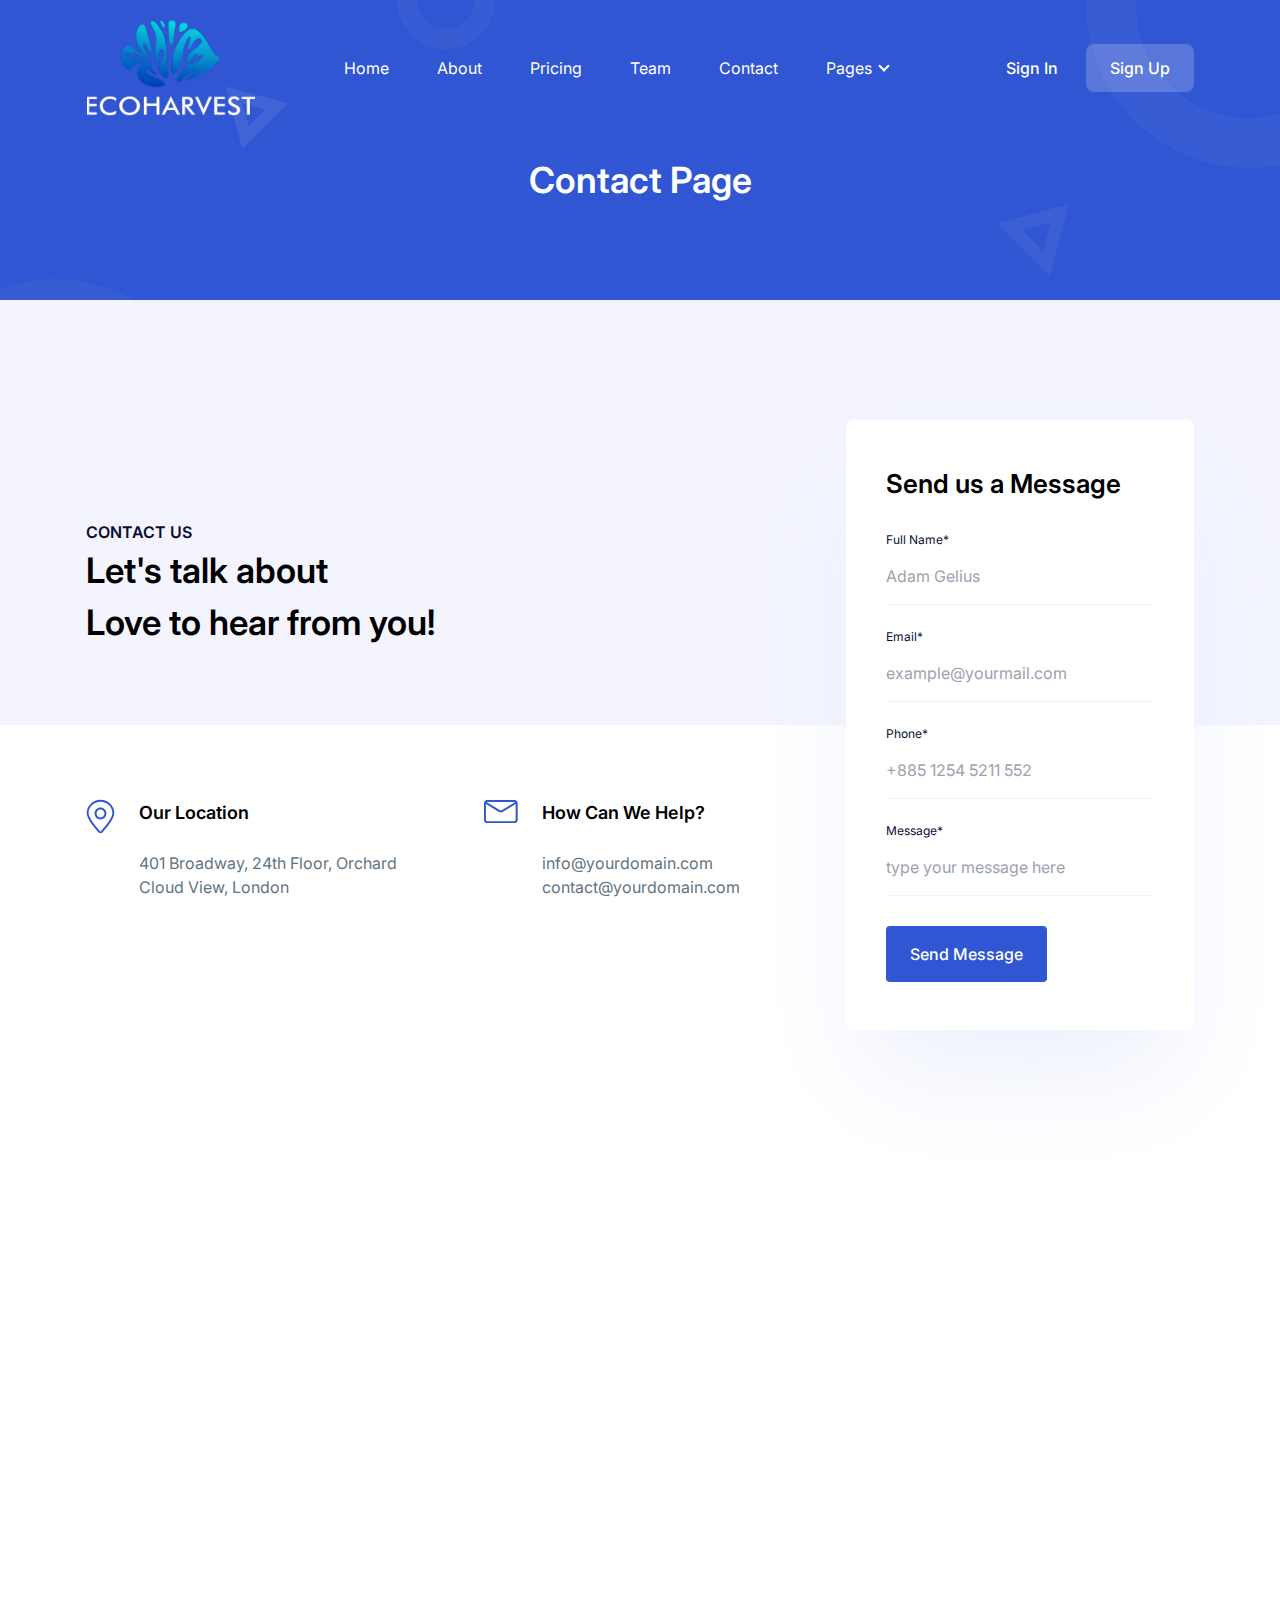
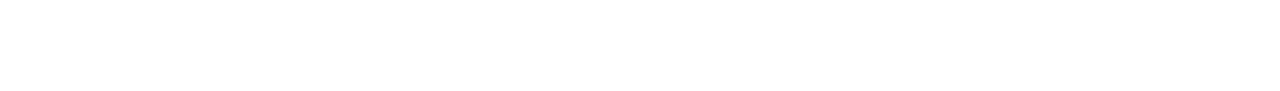
<file: contact.html>
<!DOCTYPE html>
<html lang="en">
  <head>
    <meta charset="UTF-8" />
    <meta http-equiv="X-UA-Compatible" content="IE=edge" />
    <meta name="viewport" content="width=device-width, initial-scale=1.0" />
    <title>Contact | Play Tailwind</title>
    <link
      rel="shortcut icon"
      href="assets/images/favicon.png"
      type="image/x-icon"
    />
    <link rel="stylesheet" href="assets/css/animate.css" />
    <link rel="stylesheet" href="assets/css/tailwind.css" />

    <!-- ==== WOW JS ==== -->
    <script src="assets/js/wow.min.js"></script>
    <script>
      new WOW().init();
    </script>
  </head>
  <body>
    <!-- ====== Navbar Section Start -->
    <div
      class="ud-header absolute top-0 left-0 z-40 flex w-full items-center bg-transparent"
    >
      <div class="container">
        <div class="relative -mx-4 flex items-center justify-between">
          <div class="w-60 max-w-full px-4">
            <a href="index.html" class="navbar-logo block w-full py-5">
              <img
                src="assets/images/logo/logo-white.svg"
                alt="logo"
                class="header-logo w-full"
              />
            </a>
          </div>
          <div class="flex w-full items-center justify-between px-4">
            <div>
              <button
                id="navbarToggler"
                class="absolute right-4 top-1/2 block -translate-y-1/2 rounded-lg px-3 py-[6px] ring-primary focus:ring-2 lg:hidden"
              >
                <span
                  class="relative my-[6px] block h-[2px] w-[30px] bg-white"
                ></span>
                <span
                  class="relative my-[6px] block h-[2px] w-[30px] bg-white"
                ></span>
                <span
                  class="relative my-[6px] block h-[2px] w-[30px] bg-white"
                ></span>
              </button>
              <nav
                id="navbarCollapse"
                class="absolute right-4 top-full hidden w-full max-w-[250px] rounded-lg bg-white py-5 shadow-lg lg:static lg:block lg:w-full lg:max-w-full lg:bg-transparent lg:py-0 lg:px-4 lg:shadow-none xl:px-6"
              >
                <ul class="blcok lg:flex">
                  <li class="group relative">
                    <a
                      href="#home"
                      class="ud-menu-scroll mx-8 flex py-2 text-base text-dark group-hover:text-primary lg:mr-0 lg:inline-flex lg:py-6 lg:px-0 lg:text-white lg:group-hover:text-white lg:group-hover:opacity-70"
                    >
                      Home
                    </a>
                  </li>
                  <li class="group relative">
                    <a
                      href="/#about"
                      class="ud-menu-scroll mx-8 flex py-2 text-base text-dark group-hover:text-primary lg:mr-0 lg:ml-7 lg:inline-flex lg:py-6 lg:px-0 lg:text-white lg:group-hover:text-white lg:group-hover:opacity-70 xl:ml-12"
                    >
                      About
                    </a>
                  </li>
                  <li class="group relative">
                    <a
                      href="/#pricing"
                      class="ud-menu-scroll mx-8 flex py-2 text-base text-dark group-hover:text-primary lg:mr-0 lg:ml-7 lg:inline-flex lg:py-6 lg:px-0 lg:text-white lg:group-hover:text-white lg:group-hover:opacity-70 xl:ml-12"
                    >
                      Pricing
                    </a>
                  </li>
                  <li class="group relative">
                    <a
                      href="/#team"
                      class="ud-menu-scroll mx-8 flex py-2 text-base text-dark group-hover:text-primary lg:mr-0 lg:ml-7 lg:inline-flex lg:py-6 lg:px-0 lg:text-white lg:group-hover:text-white lg:group-hover:opacity-70 xl:ml-12"
                    >
                      Team
                    </a>
                  </li>
                  <li class="group relative">
                    <a
                      href="/#contact"
                      class="ud-menu-scroll mx-8 flex py-2 text-base text-dark group-hover:text-primary lg:mr-0 lg:ml-7 lg:inline-flex lg:py-6 lg:px-0 lg:text-white lg:group-hover:text-white lg:group-hover:opacity-70 xl:ml-12"
                    >
                      Contact
                    </a>
                  </li>
                  <li class="submenu-item group relative">
                    <a
                      href="javascript:void(0)"
                      class="relative mx-8 flex py-2 text-base text-dark after:absolute after:right-1 after:top-1/2 after:mt-[-2px] after:h-2 after:w-2 after:-translate-y-1/2 after:rotate-45 after:border-b-2 after:border-r-2 after:border-current group-hover:text-primary lg:mr-0 lg:ml-8 lg:inline-flex lg:py-6 lg:pl-0 lg:pr-4 lg:text-white lg:after:right-0 lg:group-hover:text-white lg:group-hover:opacity-70 xl:ml-12"
                    >
                      Pages
                    </a>
                    <div
                      class="submenu relative top-full left-0 hidden w-[250px] rounded-sm bg-white p-4 transition-[top] duration-300 group-hover:opacity-100 lg:invisible lg:absolute lg:top-[110%] lg:block lg:opacity-0 lg:shadow-lg lg:group-hover:visible lg:group-hover:top-full"
                    >
                      <a
                        href="about.html"
                        class="block rounded py-[10px] px-4 text-sm text-body-color hover:text-primary"
                      >
                        About Page
                      </a>
                      <a
                        href="pricing.html"
                        class="block rounded py-[10px] px-4 text-sm text-body-color hover:text-primary"
                      >
                        Pricing Page
                      </a>
                      <a
                        href="contact.html"
                        class="block rounded py-[10px] px-4 text-sm text-body-color hover:text-primary"
                      >
                        Contact Page
                      </a>
                      <a
                        href="blog-grids.html"
                        class="block rounded py-[10px] px-4 text-sm text-body-color hover:text-primary"
                      >
                        Blog Grid Page
                      </a>
                      <a
                        href="blog-details.html"
                        class="block rounded py-[10px] px-4 text-sm text-body-color hover:text-primary"
                      >
                        Blog Details Page
                      </a>
                      <a
                        href="signup.html"
                        class="block rounded py-[10px] px-4 text-sm text-body-color hover:text-primary"
                      >
                        Sign Up Page
                      </a>
                      <a
                        href="signin.html"
                        class="block rounded py-[10px] px-4 text-sm text-body-color hover:text-primary"
                      >
                        Sign In Page
                      </a>
                      <a
                        href="404.html"
                        class="block rounded py-[10px] px-4 text-sm text-body-color hover:text-primary"
                      >
                        404 Page
                      </a>
                    </div>
                  </li>
                </ul>
              </nav>
            </div>
            <div class="hidden justify-end pr-16 sm:flex lg:pr-0">
              <a
                href="signin.html"
                class="loginBtn py-3 px-7 text-base font-medium text-white hover:opacity-70"
              >
                Sign In
              </a>
              <a
                href="signup.html"
                class="signUpBtn rounded-lg bg-white bg-opacity-20 py-3 px-6 text-base font-medium text-white duration-300 ease-in-out hover:bg-opacity-100 hover:text-dark"
              >
                Sign Up
              </a>
            </div>
          </div>
        </div>
      </div>
    </div>
    <!-- ====== Navbar Section End -->

    <!-- ====== Banner Section Start -->
    <div
      class="relative z-10 overflow-hidden bg-primary pt-[120px] pb-[100px] md:pt-[130px] lg:pt-[160px]"
    >
      <div class="container">
        <div class="-mx-4 flex flex-wrap items-center">
          <div class="w-full px-4">
            <div class="text-center">
              <h1 class="text-4xl font-semibold text-white">Contact Page</h1>
            </div>
          </div>
        </div>
      </div>
      <div>
        <span class="absolute top-0 left-0 z-[-1]">
          <svg
            width="495"
            height="470"
            viewBox="0 0 495 470"
            fill="none"
            xmlns="http://www.w3.org/2000/svg"
          >
            <circle
              cx="55"
              cy="442"
              r="138"
              stroke="white"
              stroke-opacity="0.04"
              stroke-width="50"
            />
            <circle
              cx="446"
              r="39"
              stroke="white"
              stroke-opacity="0.04"
              stroke-width="20"
            />
            <path
              d="M245.406 137.609L233.985 94.9852L276.609 106.406L245.406 137.609Z"
              stroke="white"
              stroke-opacity="0.08"
              stroke-width="12"
            />
          </svg>
        </span>
        <span class="absolute top-0 right-0 z-[-1]">
          <svg
            width="493"
            height="470"
            viewBox="0 0 493 470"
            fill="none"
            xmlns="http://www.w3.org/2000/svg"
          >
            <circle
              cx="462"
              cy="5"
              r="138"
              stroke="white"
              stroke-opacity="0.04"
              stroke-width="50"
            />
            <circle
              cx="49"
              cy="470"
              r="39"
              stroke="white"
              stroke-opacity="0.04"
              stroke-width="20"
            />
            <path
              d="M222.393 226.701L272.808 213.192L259.299 263.607L222.393 226.701Z"
              stroke="white"
              stroke-opacity="0.06"
              stroke-width="13"
            />
          </svg>
        </span>
      </div>
    </div>
    <!-- ====== Banner Section End -->

    <!-- ====== Contact Start ====== -->
    <section id="contact" class="ud-contact relative py-20 md:py-[120px]">
      <div
        class="absolute top-0 left-0 z-[-1] h-1/2 w-full bg-[#f3f4fe] lg:h-[45%] xl:h-1/2"
      ></div>
      <div class="container px-4">
        <div class="-mx-4 flex flex-wrap items-center">
          <div class="w-full px-4 lg:w-7/12 xl:w-8/12">
            <div class="ud-contact-content-wrapper">
              <div class="ud-contact-title mb-12 lg:mb-[150px]">
                <span
                  class="font-headingFont mb-5 text-base font-semibold text-dark"
                >
                  CONTACT US
                </span>
                <h2 class="text-[35px] font-semibold">
                  Let's talk about <br />
                  Love to hear from you!
                </h2>
              </div>
              <div class="mb-12 flex flex-wrap justify-between lg:mb-0">
                <div class="mb-8 flex w-[330px] max-w-full">
                  <div class="mr-6 text-[32px] text-primary">
                    <svg
                      width="29"
                      height="35"
                      viewBox="0 0 29 35"
                      class="fill-current"
                    >
                      <path
                        d="M14.5 0.710938C6.89844 0.710938 0.664062 6.72656 0.664062 14.0547C0.664062 19.9062 9.03125 29.5859 12.6406 33.5234C13.1328 34.0703 13.7891 34.3437 14.5 34.3437C15.2109 34.3437 15.8672 34.0703 16.3594 33.5234C19.9688 29.6406 28.3359 19.9062 28.3359 14.0547C28.3359 6.67188 22.1016 0.710938 14.5 0.710938ZM14.9375 32.2109C14.6641 32.4844 14.2812 32.4844 14.0625 32.2109C11.3828 29.3125 2.57812 19.3594 2.57812 14.0547C2.57812 7.71094 7.9375 2.625 14.5 2.625C21.0625 2.625 26.4219 7.76562 26.4219 14.0547C26.4219 19.3594 17.6172 29.2578 14.9375 32.2109Z"
                      />
                      <path
                        d="M14.5 8.58594C11.2734 8.58594 8.59375 11.2109 8.59375 14.4922C8.59375 17.7188 11.2187 20.3984 14.5 20.3984C17.7812 20.3984 20.4062 17.7734 20.4062 14.4922C20.4062 11.2109 17.7266 8.58594 14.5 8.58594ZM14.5 18.4297C12.3125 18.4297 10.5078 16.625 10.5078 14.4375C10.5078 12.25 12.3125 10.4453 14.5 10.4453C16.6875 10.4453 18.4922 12.25 18.4922 14.4375C18.4922 16.625 16.6875 18.4297 14.5 18.4297Z"
                      />
                    </svg>
                  </div>
                  <div>
                    <h5 class="mb-6 text-lg font-semibold">Our Location</h5>
                    <p class="text-base text-body-color">
                      401 Broadway, 24th Floor, Orchard Cloud View, London
                    </p>
                  </div>
                </div>
                <div class="mb-8 flex w-[330px] max-w-full">
                  <div class="mr-6 text-[32px] text-primary">
                    <svg
                      width="34"
                      height="25"
                      viewBox="0 0 34 25"
                      class="fill-current"
                    >
                      <path
                        d="M30.5156 0.960938H3.17188C1.42188 0.960938 0 2.38281 0 4.13281V20.9219C0 22.6719 1.42188 24.0938 3.17188 24.0938H30.5156C32.2656 24.0938 33.6875 22.6719 33.6875 20.9219V4.13281C33.6875 2.38281 32.2656 0.960938 30.5156 0.960938ZM30.5156 2.875C30.7891 2.875 31.0078 2.92969 31.2266 3.09375L17.6094 11.3516C17.1172 11.625 16.5703 11.625 16.0781 11.3516L2.46094 3.09375C2.67969 2.98438 2.89844 2.875 3.17188 2.875H30.5156ZM30.5156 22.125H3.17188C2.51562 22.125 1.91406 21.5781 1.91406 20.8672V5.00781L15.0391 12.9922C15.5859 13.3203 16.1875 13.4844 16.7891 13.4844C17.3906 13.4844 17.9922 13.3203 18.5391 12.9922L31.6641 5.00781V20.8672C31.7734 21.5781 31.1719 22.125 30.5156 22.125Z"
                      />
                    </svg>
                  </div>
                  <div>
                    <h5 class="mb-6 text-lg font-semibold">How Can We Help?</h5>
                    <p class="text-base text-body-color">info@yourdomain.com</p>
                    <p class="text-base text-body-color">
                      contact@yourdomain.com
                    </p>
                  </div>
                </div>
              </div>
            </div>
          </div>
          <div class="w-full px-4 lg:w-5/12 xl:w-4/12">
            <div
              class="wow fadeInUp rounded-lg bg-white py-10 px-8 shadow-testimonial sm:py-12 sm:px-10 md:p-[60px] lg:p-10 lg:py-12 lg:px-10 2xl:p-[60px]"
              data-wow-delay=".2s"
            >
              <h3 class="mb-8 text-2xl font-semibold md:text-[26px]">
                Send us a Message
              </h3>
              <form>
                <div class="mb-6">
                  <label for="fullName" class="block text-xs text-dark"
                    >Full Name*</label
                  >
                  <input
                    type="text"
                    name="fullName"
                    placeholder="Adam Gelius"
                    class="w-full border-0 border-b border-[#f1f1f1] py-4 focus:border-primary focus:outline-none"
                  />
                </div>
                <div class="mb-6">
                  <label for="email" class="block text-xs text-dark"
                    >Email*</label
                  >
                  <input
                    type="email"
                    name="email"
                    placeholder="example@yourmail.com"
                    class="w-full border-0 border-b border-[#f1f1f1] py-4 focus:border-primary focus:outline-none"
                  />
                </div>
                <div class="mb-6">
                  <label for="phone" class="block text-xs text-dark"
                    >Phone*</label
                  >
                  <input
                    type="text"
                    name="phone"
                    placeholder="+885 1254 5211 552"
                    class="w-full border-0 border-b border-[#f1f1f1] py-4 focus:border-primary focus:outline-none"
                  />
                </div>
                <div class="mb-6">
                  <label for="message" class="block text-xs text-dark"
                    >Message*</label
                  >
                  <textarea
                    name="message"
                    rows="1"
                    placeholder="type your message here"
                    class="w-full resize-none border-0 border-b border-[#f1f1f1] py-4 focus:border-primary focus:outline-none"
                  ></textarea>
                </div>
                <div class="mb-0">
                  <button
                    type="submit"
                    class="inline-flex items-center justify-center rounded bg-primary py-4 px-6 text-base font-medium text-white transition duration-300 ease-in-out hover:bg-dark"
                  >
                    Send Message
                  </button>
                </div>
              </form>
            </div>
          </div>
        </div>
      </div>
    </section>
    <!-- ====== Contact End ====== -->

    <!-- ====== Footer Section Start -->
    <footer
      class="wow fadeInUp relative z-10 bg-black pt-20 lg:pt-[120px]"
      data-wow-delay=".15s"
    >
      <div class="container">
        <div class="-mx-4 flex flex-wrap">
          <div class="w-full px-4 sm:w-1/2 md:w-1/2 lg:w-4/12 xl:w-3/12">
            <div class="mb-10 w-full">
              <a
                href="javascript:void(0)"
                class="mb-6 inline-block max-w-[160px]"
              >
                <img
                  src="assets/images/logo/logo-white.svg"
                  alt="logo"
                  class="max-w-full"
                />
              </a>
              <p class="mb-7 text-base text-[#f3f4fe]">
                We create digital experiences for brands and companies by using
                technology.
              </p>
              <div class="-mx-3 flex items-center">
                <a
                  href="javascript:void(0)"
                  class="px-3 text-[#dddddd] hover:text-white"
                >
                  <svg
                    width="10"
                    height="18"
                    viewBox="0 0 10 18"
                    class="fill-current"
                  >
                    <path
                      d="M9.00007 6.82105H7.50006H6.96434V6.27097V4.56571V4.01562H7.50006H8.62507C8.91971 4.01562 9.16078 3.79559 9.16078 3.46554V0.550085C9.16078 0.247538 8.9465 0 8.62507 0H6.66969C4.55361 0 3.08038 1.54024 3.08038 3.82309V6.21596V6.76605H2.54466H0.72322C0.348217 6.76605 0 7.06859 0 7.50866V9.48897C0 9.87402 0.294645 10.2316 0.72322 10.2316H2.49109H3.02681V10.7817V16.31C3.02681 16.6951 3.32145 17.0526 3.75003 17.0526H6.26791C6.42862 17.0526 6.56255 16.9701 6.66969 16.8601C6.77684 16.7501 6.8572 16.5576 6.8572 16.3925V10.8092V10.2591H7.4197H8.62507C8.97328 10.2591 9.24114 10.0391 9.29471 9.709V9.6815V9.65399L9.66972 7.7562C9.6965 7.56367 9.66972 7.34363 9.509 7.1236C9.45543 6.98608 9.21436 6.84856 9.00007 6.82105Z"
                    />
                  </svg>
                </a>
                <a
                  href="javascript:void(0)"
                  class="px-3 text-[#dddddd] hover:text-white"
                >
                  <svg
                    width="19"
                    height="15"
                    viewBox="0 0 19 15"
                    class="fill-current"
                  >
                    <path
                      d="M16.2622 3.17878L17.33 1.93293C17.6391 1.59551 17.7234 1.33595 17.7515 1.20618C16.9085 1.67337 16.1217 1.82911 15.6159 1.82911H15.4192L15.3068 1.72528C14.6324 1.18022 13.7894 0.894714 12.8902 0.894714C10.9233 0.894714 9.37779 2.40012 9.37779 4.13913C9.37779 4.24295 9.37779 4.39868 9.40589 4.5025L9.49019 5.02161L8.90009 4.99565C5.30334 4.89183 2.35288 2.03675 1.87518 1.5436C1.08839 2.84136 1.53799 4.08722 2.01568 4.86587L2.97107 6.31937L1.45369 5.54071C1.48179 6.63084 1.93138 7.48736 2.80247 8.11029L3.56116 8.62939L2.80247 8.9149C3.28017 10.2386 4.34795 10.7837 5.13474 10.9913L6.17443 11.2509L5.19094 11.8738C3.61736 12.912 1.65039 12.8342 0.779297 12.7563C2.54957 13.8983 4.65705 14.1579 6.11823 14.1579C7.21412 14.1579 8.02901 14.0541 8.2257 13.9762C16.0936 12.2631 16.4589 5.77431 16.4589 4.47655V4.29486L16.6275 4.19104C17.5829 3.36047 17.9763 2.91923 18.2011 2.65967C18.1168 2.68563 18.0044 2.73754 17.892 2.7635L16.2622 3.17878Z"
                    />
                  </svg>
                </a>
                <a
                  href="javascript:void(0)"
                  class="px-3 text-[#dddddd] hover:text-white"
                >
                  <svg
                    width="18"
                    height="18"
                    viewBox="0 0 18 18"
                    class="fill-current"
                  >
                    <path
                      d="M8.91688 12.4995C10.6918 12.4995 12.1306 11.0911 12.1306 9.35385C12.1306 7.61655 10.6918 6.20819 8.91688 6.20819C7.14197 6.20819 5.70312 7.61655 5.70312 9.35385C5.70312 11.0911 7.14197 12.4995 8.91688 12.4995Z"
                    />
                    <path
                      d="M12.4078 0.947388H5.37075C2.57257 0.947388 0.300781 3.17104 0.300781 5.90993V12.7436C0.300781 15.5367 2.57257 17.7604 5.37075 17.7604H12.3524C15.2059 17.7604 17.4777 15.5367 17.4777 12.7978V5.90993C17.4777 3.17104 15.2059 0.947388 12.4078 0.947388ZM8.91696 13.4758C6.56206 13.4758 4.70584 11.6047 4.70584 9.35389C4.70584 7.10312 6.58976 5.23199 8.91696 5.23199C11.2165 5.23199 13.1004 7.10312 13.1004 9.35389C13.1004 11.6047 11.2442 13.4758 8.91696 13.4758ZM14.735 5.61164C14.4579 5.90993 14.0423 6.07264 13.5714 6.07264C13.1558 6.07264 12.7402 5.90993 12.4078 5.61164C12.103 5.31334 11.9368 4.9337 11.9368 4.47269C11.9368 4.01169 12.103 3.65916 12.4078 3.33375C12.7125 3.00834 13.1004 2.84563 13.5714 2.84563C13.9869 2.84563 14.4302 3.00834 14.735 3.30663C15.012 3.65916 15.2059 4.06593 15.2059 4.49981C15.1782 4.9337 15.012 5.31334 14.735 5.61164Z"
                    />
                    <path
                      d="M13.5985 3.82184C13.2383 3.82184 12.9336 4.12013 12.9336 4.47266C12.9336 4.82519 13.2383 5.12349 13.5985 5.12349C13.9587 5.12349 14.2634 4.82519 14.2634 4.47266C14.2634 4.12013 13.9864 3.82184 13.5985 3.82184Z"
                    />
                  </svg>
                </a>
                <a
                  href="javascript:void(0)"
                  class="px-3 text-[#dddddd] hover:text-white"
                >
                  <svg
                    width="18"
                    height="18"
                    viewBox="0 0 18 18"
                    class="fill-current"
                  >
                    <path
                      d="M16.7821 0.947388H1.84847C1.14272 0.947388 0.578125 1.49747 0.578125 2.18508V16.7623C0.578125 17.4224 1.14272 18 1.84847 18H16.7257C17.4314 18 17.996 17.4499 17.996 16.7623V2.15757C18.0525 1.49747 17.4879 0.947388 16.7821 0.947388ZM5.7442 15.4421H3.17528V7.32837H5.7442V15.4421ZM4.44563 6.2007C3.59873 6.2007 2.94944 5.5406 2.94944 4.74297C2.94944 3.94535 3.62696 3.28525 4.44563 3.28525C5.26429 3.28525 5.94181 3.94535 5.94181 4.74297C5.94181 5.5406 5.32075 6.2007 4.44563 6.2007ZM15.4835 15.4421H12.9146V11.509C12.9146 10.5739 12.8864 9.33618 11.5596 9.33618C10.2045 9.33618 10.0069 10.3813 10.0069 11.4265V15.4421H7.438V7.32837H9.95046V8.45605H9.9787C10.3457 7.79594 11.1644 7.13584 12.4347 7.13584C15.0601 7.13584 15.54 8.7861 15.54 11.0414V15.4421H15.4835Z"
                    />
                  </svg>
                </a>
              </div>
            </div>
          </div>
          <div class="w-full px-4 sm:w-1/2 md:w-1/2 lg:w-2/12 xl:w-2/12">
            <div class="mb-10 w-full">
              <h4 class="mb-9 text-lg font-semibold text-white">About Us</h4>
              <ul>
                <li>
                  <a
                    href="javascript:void(0)"
                    class="mb-2 inline-block text-base leading-loose text-[#f3f4fe] hover:text-primary"
                  >
                    Home
                  </a>
                </li>
                <li>
                  <a
                    href="javascript:void(0)"
                    class="mb-2 inline-block text-base leading-loose text-[#f3f4fe] hover:text-primary"
                  >
                    Features
                  </a>
                </li>
                <li>
                  <a
                    href="javascript:void(0)"
                    class="mb-2 inline-block text-base leading-loose text-[#f3f4fe] hover:text-primary"
                  >
                    About
                  </a>
                </li>
                <li>
                  <a
                    href="javascript:void(0)"
                    class="mb-2 inline-block text-base leading-loose text-[#f3f4fe] hover:text-primary"
                  >
                    Testimonial
                  </a>
                </li>
              </ul>
            </div>
          </div>
          <div class="w-full px-4 sm:w-1/2 md:w-1/2 lg:w-3/12 xl:w-2/12">
            <div class="mb-10 w-full">
              <h4 class="mb-9 text-lg font-semibold text-white">Features</h4>
              <ul>
                <li>
                  <a
                    href="javascript:void(0)"
                    class="mb-2 inline-block text-base leading-loose text-[#f3f4fe] hover:text-primary"
                  >
                    How it works
                  </a>
                </li>
                <li>
                  <a
                    href="javascript:void(0)"
                    class="mb-2 inline-block text-base leading-loose text-[#f3f4fe] hover:text-primary"
                  >
                    Privacy policy
                  </a>
                </li>
                <li>
                  <a
                    href="javascript:void(0)"
                    class="mb-2 inline-block text-base leading-loose text-[#f3f4fe] hover:text-primary"
                  >
                    Terms of Service
                  </a>
                </li>
                <li>
                  <a
                    href="javascript:void(0)"
                    class="mb-2 inline-block text-base leading-loose text-[#f3f4fe] hover:text-primary"
                  >
                    Refund policy
                  </a>
                </li>
              </ul>
            </div>
          </div>
          <div class="w-full px-4 sm:w-1/2 md:w-1/2 lg:w-3/12 xl:w-2/12">
            <div class="mb-10 w-full">
              <h4 class="mb-9 text-lg font-semibold text-white">
                Our Products
              </h4>
              <ul>
                <li>
                  <a
                    href="javascript:void(0)"
                    class="mb-2 inline-block text-base leading-loose text-[#f3f4fe] hover:text-primary"
                  >
                    LineIcons
                  </a>
                </li>
                <li>
                  <a
                    href="javascript:void(0)"
                    class="mb-2 inline-block text-base leading-loose text-[#f3f4fe] hover:text-primary"
                  >
                    Ecommerce HTML
                  </a>
                </li>
                <li>
                  <a
                    href="javascript:void(0)"
                    class="mb-2 inline-block text-base leading-loose text-[#f3f4fe] hover:text-primary"
                  >
                    Ayro UI
                  </a>
                </li>
                <li>
                  <a
                    href="javascript:void(0)"
                    class="mb-2 inline-block text-base leading-loose text-[#f3f4fe] hover:text-primary"
                  >
                    PlainAdmin
                  </a>
                </li>
              </ul>
            </div>
          </div>
          <div class="w-full px-4 md:w-2/3 lg:w-6/12 xl:w-3/12">
            <div class="mb-10 w-full">
              <h4 class="mb-9 text-lg font-semibold text-white">Partners</h4>
              <ul class="flex flex-wrap items-center">
                <li>
                  <a
                    href="https://tailgrids.com"
                    rel="nofollow noopner"
                    target="_blank"
                    class="mb-6 mr-5 block max-w-[120px] xl:max-w-[100px] 2xl:max-w-[120px]"
                  >
                    <img
                      src="assets/images/footer/brands/tailgrids.svg"
                      alt="tailgrids"
                    />
                  </a>
                </li>
                <li>
                  <a
                    href="https://ayroui.com"
                    rel="nofollow noopner"
                    target="_blank"
                    class="mb-6 mr-5 block max-w-[120px] xl:max-w-[100px] 2xl:max-w-[120px]"
                  >
                    <img
                      src="assets/images/footer/brands/ayroui.svg"
                      alt="ayroui"
                    />
                  </a>
                </li>
                <li>
                  <a
                    href="https://ecommercehtml.com"
                    rel="nofollow noopner"
                    target="_blank"
                    class="mb-6 mr-5 block max-w-[120px] xl:max-w-[100px] 2xl:max-w-[120px]"
                  >
                    <img
                      src="assets/images/footer/brands/ecommerce-html.svg"
                      alt="ecommerce-html"
                    />
                  </a>
                </li>
                <li>
                  <a
                    href="https://graygrids.com"
                    rel="nofollow noopner"
                    target="_blank"
                    class="mb-6 mr-5 block max-w-[120px] xl:max-w-[100px] 2xl:max-w-[120px]"
                  >
                    <img
                      src="assets/images/footer/brands/graygrids.svg"
                      alt="graygrids"
                    />
                  </a>
                </li>
                <li>
                  <a
                    href="https://lineicons.com"
                    rel="nofollow noopner"
                    target="_blank"
                    class="mb-6 mr-5 block max-w-[120px] xl:max-w-[100px] 2xl:max-w-[120px]"
                  >
                    <img
                      src="assets/images/footer/brands/lineicons.svg"
                      alt="lineicons"
                    />
                  </a>
                </li>
                <li>
                  <a
                    href="https://uideck.com"
                    rel="nofollow noopner"
                    target="_blank"
                    class="mb-6 mr-5 block max-w-[120px] xl:max-w-[100px] 2xl:max-w-[120px]"
                  >
                    <img
                      src="assets/images/footer/brands/uideck.svg"
                      alt="uideck"
                    />
                  </a>
                </li>
              </ul>
            </div>
          </div>
        </div>
      </div>

      <div class="mt-12 border-t border-opacity-40 py-8 lg:mt-[60px]">
        <div class="container">
          <div class="-mx-4 flex flex-wrap">
            <div class="w-full px-4 md:w-2/3 lg:w-1/2">
              <div class="my-1">
                <div
                  class="-mx-3 flex items-center justify-center md:justify-start"
                >
                  <a
                    href="javascript:void(0)"
                    class="px-3 text-base text-[#f3f4fe] hover:text-primary"
                  >
                    Privacy policy
                  </a>
                  <a
                    href="javascript:void(0)"
                    class="px-3 text-base text-[#f3f4fe] hover:text-primary"
                  >
                    Legal notice
                  </a>
                  <a
                    href="javascript:void(0)"
                    class="px-3 text-base text-[#f3f4fe] hover:text-primary"
                  >
                    Terms of service
                  </a>
                </div>
              </div>
            </div>
            <div class="w-full px-4 md:w-1/3 lg:w-1/2">
              <div class="my-1 flex justify-center md:justify-end">
                <p class="text-base text-[#f3f4fe]">
                  Designed and Developed by
                  <a
                    href="https://tailgrids.com"
                    rel="nofollow noopner"
                    target="_blank"
                    class="text-primary hover:underline"
                  >
                    TailGrids and UIdeck
                  </a>
                </p>
              </div>
            </div>
          </div>
        </div>
      </div>

      <div>
        <span class="absolute left-0 top-0 z-[-1]">
          <img src="assets/images/footer/shape-1.svg" alt="" />
        </span>

        <span class="absolute bottom-0 right-0 z-[-1]">
          <img src="assets/images/footer/shape-3.svg" alt="" />
        </span>

        <span class="absolute top-0 right-0 z-[-1]">
          <svg
            width="102"
            height="102"
            viewBox="0 0 102 102"
            fill="none"
            xmlns="http://www.w3.org/2000/svg"
          >
            <path
              d="M1.8667 33.1956C2.89765 33.1956 3.7334 34.0318 3.7334 35.0633C3.7334 36.0947 2.89765 36.9309 1.8667 36.9309C0.835744 36.9309 4.50645e-08 36.0947 0 35.0633C-4.50645e-08 34.0318 0.835744 33.1956 1.8667 33.1956Z"
              fill="white"
              fill-opacity="0.08"
            ></path>
            <path
              d="M18.2939 33.1956C19.3249 33.1956 20.1606 34.0318 20.1606 35.0633C20.1606 36.0947 19.3249 36.9309 18.2939 36.9309C17.263 36.9309 16.4272 36.0947 16.4272 35.0633C16.4272 34.0318 17.263 33.1956 18.2939 33.1956Z"
              fill="white"
              fill-opacity="0.08"
            ></path>
            <path
              d="M34.7209 33.195C35.7519 33.195 36.5876 34.0311 36.5876 35.0626C36.5876 36.0941 35.7519 36.9303 34.7209 36.9303C33.69 36.9303 32.8542 36.0941 32.8542 35.0626C32.8542 34.0311 33.69 33.195 34.7209 33.195Z"
              fill="white"
              fill-opacity="0.08"
            ></path>
            <path
              d="M50.9341 33.195C51.965 33.195 52.8008 34.0311 52.8008 35.0626C52.8008 36.0941 51.965 36.9303 50.9341 36.9303C49.9031 36.9303 49.0674 36.0941 49.0674 35.0626C49.0674 34.0311 49.9031 33.195 50.9341 33.195Z"
              fill="white"
              fill-opacity="0.08"
            ></path>
            <path
              d="M1.8667 16.7605C2.89765 16.7605 3.7334 17.5966 3.7334 18.6281C3.7334 19.6596 2.89765 20.4957 1.8667 20.4957C0.835744 20.4957 4.50645e-08 19.6596 0 18.6281C-4.50645e-08 17.5966 0.835744 16.7605 1.8667 16.7605Z"
              fill="white"
              fill-opacity="0.08"
            ></path>
            <path
              d="M18.2939 16.7605C19.3249 16.7605 20.1606 17.5966 20.1606 18.6281C20.1606 19.6596 19.3249 20.4957 18.2939 20.4957C17.263 20.4957 16.4272 19.6596 16.4272 18.6281C16.4272 17.5966 17.263 16.7605 18.2939 16.7605Z"
              fill="white"
              fill-opacity="0.08"
            ></path>
            <path
              d="M34.7209 16.7605C35.7519 16.7605 36.5876 17.5966 36.5876 18.6281C36.5876 19.6596 35.7519 20.4957 34.7209 20.4957C33.69 20.4957 32.8542 19.6596 32.8542 18.6281C32.8542 17.5966 33.69 16.7605 34.7209 16.7605Z"
              fill="white"
              fill-opacity="0.08"
            ></path>
            <path
              d="M50.9341 16.7605C51.965 16.7605 52.8008 17.5966 52.8008 18.6281C52.8008 19.6596 51.965 20.4957 50.9341 20.4957C49.9031 20.4957 49.0674 19.6596 49.0674 18.6281C49.0674 17.5966 49.9031 16.7605 50.9341 16.7605Z"
              fill="white"
              fill-opacity="0.08"
            ></path>
            <path
              d="M1.8667 0.324951C2.89765 0.324951 3.7334 1.16115 3.7334 2.19261C3.7334 3.22408 2.89765 4.06024 1.8667 4.06024C0.835744 4.06024 4.50645e-08 3.22408 0 2.19261C-4.50645e-08 1.16115 0.835744 0.324951 1.8667 0.324951Z"
              fill="white"
              fill-opacity="0.08"
            ></path>
            <path
              d="M18.2939 0.324951C19.3249 0.324951 20.1606 1.16115 20.1606 2.19261C20.1606 3.22408 19.3249 4.06024 18.2939 4.06024C17.263 4.06024 16.4272 3.22408 16.4272 2.19261C16.4272 1.16115 17.263 0.324951 18.2939 0.324951Z"
              fill="white"
              fill-opacity="0.08"
            ></path>
            <path
              d="M34.7209 0.325302C35.7519 0.325302 36.5876 1.16147 36.5876 2.19293C36.5876 3.2244 35.7519 4.06056 34.7209 4.06056C33.69 4.06056 32.8542 3.2244 32.8542 2.19293C32.8542 1.16147 33.69 0.325302 34.7209 0.325302Z"
              fill="white"
              fill-opacity="0.08"
            ></path>
            <path
              d="M50.9341 0.325302C51.965 0.325302 52.8008 1.16147 52.8008 2.19293C52.8008 3.2244 51.965 4.06056 50.9341 4.06056C49.9031 4.06056 49.0674 3.2244 49.0674 2.19293C49.0674 1.16147 49.9031 0.325302 50.9341 0.325302Z"
              fill="white"
              fill-opacity="0.08"
            ></path>
            <path
              d="M66.9037 33.1956C67.9346 33.1956 68.7704 34.0318 68.7704 35.0633C68.7704 36.0947 67.9346 36.9309 66.9037 36.9309C65.8727 36.9309 65.037 36.0947 65.037 35.0633C65.037 34.0318 65.8727 33.1956 66.9037 33.1956Z"
              fill="white"
              fill-opacity="0.08"
            ></path>
            <path
              d="M83.3307 33.1956C84.3616 33.1956 85.1974 34.0318 85.1974 35.0633C85.1974 36.0947 84.3616 36.9309 83.3307 36.9309C82.2997 36.9309 81.464 36.0947 81.464 35.0633C81.464 34.0318 82.2997 33.1956 83.3307 33.1956Z"
              fill="white"
              fill-opacity="0.08"
            ></path>
            <path
              d="M99.7576 33.1956C100.789 33.1956 101.624 34.0318 101.624 35.0633C101.624 36.0947 100.789 36.9309 99.7576 36.9309C98.7266 36.9309 97.8909 36.0947 97.8909 35.0633C97.8909 34.0318 98.7266 33.1956 99.7576 33.1956Z"
              fill="white"
              fill-opacity="0.08"
            ></path>
            <path
              d="M66.9037 16.7605C67.9346 16.7605 68.7704 17.5966 68.7704 18.6281C68.7704 19.6596 67.9346 20.4957 66.9037 20.4957C65.8727 20.4957 65.037 19.6596 65.037 18.6281C65.037 17.5966 65.8727 16.7605 66.9037 16.7605Z"
              fill="white"
              fill-opacity="0.08"
            ></path>
            <path
              d="M83.3307 16.7605C84.3616 16.7605 85.1974 17.5966 85.1974 18.6281C85.1974 19.6596 84.3616 20.4957 83.3307 20.4957C82.2997 20.4957 81.464 19.6596 81.464 18.6281C81.464 17.5966 82.2997 16.7605 83.3307 16.7605Z"
              fill="white"
              fill-opacity="0.08"
            ></path>
            <path
              d="M99.7576 16.7605C100.789 16.7605 101.624 17.5966 101.624 18.6281C101.624 19.6596 100.789 20.4957 99.7576 20.4957C98.7266 20.4957 97.8909 19.6596 97.8909 18.6281C97.8909 17.5966 98.7266 16.7605 99.7576 16.7605Z"
              fill="white"
              fill-opacity="0.08"
            ></path>
            <path
              d="M66.9037 0.324966C67.9346 0.324966 68.7704 1.16115 68.7704 2.19261C68.7704 3.22408 67.9346 4.06024 66.9037 4.06024C65.8727 4.06024 65.037 3.22408 65.037 2.19261C65.037 1.16115 65.8727 0.324966 66.9037 0.324966Z"
              fill="white"
              fill-opacity="0.08"
            ></path>
            <path
              d="M83.3307 0.324951C84.3616 0.324951 85.1974 1.16115 85.1974 2.19261C85.1974 3.22408 84.3616 4.06024 83.3307 4.06024C82.2997 4.06024 81.464 3.22408 81.464 2.19261C81.464 1.16115 82.2997 0.324951 83.3307 0.324951Z"
              fill="white"
              fill-opacity="0.08"
            ></path>
            <path
              d="M99.7576 0.324951C100.789 0.324951 101.624 1.16115 101.624 2.19261C101.624 3.22408 100.789 4.06024 99.7576 4.06024C98.7266 4.06024 97.8909 3.22408 97.8909 2.19261C97.8909 1.16115 98.7266 0.324951 99.7576 0.324951Z"
              fill="white"
              fill-opacity="0.08"
            ></path>
            <path
              d="M1.8667 82.2029C2.89765 82.2029 3.7334 83.039 3.7334 84.0705C3.7334 85.102 2.89765 85.9382 1.8667 85.9382C0.835744 85.9382 4.50645e-08 85.102 0 84.0705C-4.50645e-08 83.039 0.835744 82.2029 1.8667 82.2029Z"
              fill="white"
              fill-opacity="0.08"
            ></path>
            <path
              d="M18.2939 82.2029C19.3249 82.2029 20.1606 83.039 20.1606 84.0705C20.1606 85.102 19.3249 85.9382 18.2939 85.9382C17.263 85.9382 16.4272 85.102 16.4272 84.0705C16.4272 83.039 17.263 82.2029 18.2939 82.2029Z"
              fill="white"
              fill-opacity="0.08"
            ></path>
            <path
              d="M34.7209 82.2026C35.7519 82.2026 36.5876 83.0387 36.5876 84.0702C36.5876 85.1017 35.7519 85.9378 34.7209 85.9378C33.69 85.9378 32.8542 85.1017 32.8542 84.0702C32.8542 83.0387 33.69 82.2026 34.7209 82.2026Z"
              fill="white"
              fill-opacity="0.08"
            ></path>
            <path
              d="M50.9341 82.2026C51.965 82.2026 52.8008 83.0387 52.8008 84.0702C52.8008 85.1017 51.965 85.9378 50.9341 85.9378C49.9031 85.9378 49.0674 85.1017 49.0674 84.0702C49.0674 83.0387 49.9031 82.2026 50.9341 82.2026Z"
              fill="white"
              fill-opacity="0.08"
            ></path>
            <path
              d="M1.8667 65.7677C2.89765 65.7677 3.7334 66.6039 3.7334 67.6353C3.7334 68.6668 2.89765 69.503 1.8667 69.503C0.835744 69.503 4.50645e-08 68.6668 0 67.6353C-4.50645e-08 66.6039 0.835744 65.7677 1.8667 65.7677Z"
              fill="white"
              fill-opacity="0.08"
            ></path>
            <path
              d="M18.2939 65.7677C19.3249 65.7677 20.1606 66.6039 20.1606 67.6353C20.1606 68.6668 19.3249 69.503 18.2939 69.503C17.263 69.503 16.4272 68.6668 16.4272 67.6353C16.4272 66.6039 17.263 65.7677 18.2939 65.7677Z"
              fill="white"
              fill-opacity="0.08"
            ></path>
            <path
              d="M34.7209 65.7674C35.7519 65.7674 36.5876 66.6036 36.5876 67.635C36.5876 68.6665 35.7519 69.5027 34.7209 69.5027C33.69 69.5027 32.8542 68.6665 32.8542 67.635C32.8542 66.6036 33.69 65.7674 34.7209 65.7674Z"
              fill="white"
              fill-opacity="0.08"
            ></path>
            <path
              d="M50.9341 65.7674C51.965 65.7674 52.8008 66.6036 52.8008 67.635C52.8008 68.6665 51.965 69.5027 50.9341 69.5027C49.9031 69.5027 49.0674 68.6665 49.0674 67.635C49.0674 66.6036 49.9031 65.7674 50.9341 65.7674Z"
              fill="white"
              fill-opacity="0.08"
            ></path>
            <path
              d="M1.8667 98.2644C2.89765 98.2644 3.7334 99.1005 3.7334 100.132C3.7334 101.163 2.89765 102 1.8667 102C0.835744 102 4.50645e-08 101.163 0 100.132C-4.50645e-08 99.1005 0.835744 98.2644 1.8667 98.2644Z"
              fill="white"
              fill-opacity="0.08"
            ></path>
            <path
              d="M1.8667 49.3322C2.89765 49.3322 3.7334 50.1684 3.7334 51.1998C3.7334 52.2313 2.89765 53.0675 1.8667 53.0675C0.835744 53.0675 4.50645e-08 52.2313 0 51.1998C-4.50645e-08 50.1684 0.835744 49.3322 1.8667 49.3322Z"
              fill="white"
              fill-opacity="0.08"
            ></path>
            <path
              d="M18.2939 98.2644C19.3249 98.2644 20.1606 99.1005 20.1606 100.132C20.1606 101.163 19.3249 102 18.2939 102C17.263 102 16.4272 101.163 16.4272 100.132C16.4272 99.1005 17.263 98.2644 18.2939 98.2644Z"
              fill="white"
              fill-opacity="0.08"
            ></path>
            <path
              d="M18.2939 49.3322C19.3249 49.3322 20.1606 50.1684 20.1606 51.1998C20.1606 52.2313 19.3249 53.0675 18.2939 53.0675C17.263 53.0675 16.4272 52.2313 16.4272 51.1998C16.4272 50.1684 17.263 49.3322 18.2939 49.3322Z"
              fill="white"
              fill-opacity="0.08"
            ></path>
            <path
              d="M34.7209 98.2647C35.7519 98.2647 36.5876 99.1008 36.5876 100.132C36.5876 101.164 35.7519 102 34.7209 102C33.69 102 32.8542 101.164 32.8542 100.132C32.8542 99.1008 33.69 98.2647 34.7209 98.2647Z"
              fill="white"
              fill-opacity="0.08"
            ></path>
            <path
              d="M50.9341 98.2647C51.965 98.2647 52.8008 99.1008 52.8008 100.132C52.8008 101.164 51.965 102 50.9341 102C49.9031 102 49.0674 101.164 49.0674 100.132C49.0674 99.1008 49.9031 98.2647 50.9341 98.2647Z"
              fill="white"
              fill-opacity="0.08"
            ></path>
            <path
              d="M34.7209 49.3326C35.7519 49.3326 36.5876 50.1687 36.5876 51.2002C36.5876 52.2317 35.7519 53.0678 34.7209 53.0678C33.69 53.0678 32.8542 52.2317 32.8542 51.2002C32.8542 50.1687 33.69 49.3326 34.7209 49.3326Z"
              fill="white"
              fill-opacity="0.08"
            ></path>
            <path
              d="M50.9341 49.3326C51.965 49.3326 52.8008 50.1687 52.8008 51.2002C52.8008 52.2317 51.965 53.0678 50.9341 53.0678C49.9031 53.0678 49.0674 52.2317 49.0674 51.2002C49.0674 50.1687 49.9031 49.3326 50.9341 49.3326Z"
              fill="white"
              fill-opacity="0.08"
            ></path>
            <path
              d="M66.9037 82.2029C67.9346 82.2029 68.7704 83.0391 68.7704 84.0705C68.7704 85.102 67.9346 85.9382 66.9037 85.9382C65.8727 85.9382 65.037 85.102 65.037 84.0705C65.037 83.0391 65.8727 82.2029 66.9037 82.2029Z"
              fill="white"
              fill-opacity="0.08"
            ></path>
            <path
              d="M83.3307 82.2029C84.3616 82.2029 85.1974 83.0391 85.1974 84.0705C85.1974 85.102 84.3616 85.9382 83.3307 85.9382C82.2997 85.9382 81.464 85.102 81.464 84.0705C81.464 83.0391 82.2997 82.2029 83.3307 82.2029Z"
              fill="white"
              fill-opacity="0.08"
            ></path>
            <path
              d="M99.7576 82.2029C100.789 82.2029 101.624 83.039 101.624 84.0705C101.624 85.102 100.789 85.9382 99.7576 85.9382C98.7266 85.9382 97.8909 85.102 97.8909 84.0705C97.8909 83.039 98.7266 82.2029 99.7576 82.2029Z"
              fill="white"
              fill-opacity="0.08"
            ></path>
            <path
              d="M66.9037 65.7674C67.9346 65.7674 68.7704 66.6036 68.7704 67.635C68.7704 68.6665 67.9346 69.5027 66.9037 69.5027C65.8727 69.5027 65.037 68.6665 65.037 67.635C65.037 66.6036 65.8727 65.7674 66.9037 65.7674Z"
              fill="white"
              fill-opacity="0.08"
            ></path>
            <path
              d="M83.3307 65.7677C84.3616 65.7677 85.1974 66.6039 85.1974 67.6353C85.1974 68.6668 84.3616 69.503 83.3307 69.503C82.2997 69.503 81.464 68.6668 81.464 67.6353C81.464 66.6039 82.2997 65.7677 83.3307 65.7677Z"
              fill="white"
              fill-opacity="0.08"
            ></path>
            <path
              d="M99.7576 65.7677C100.789 65.7677 101.624 66.6039 101.624 67.6353C101.624 68.6668 100.789 69.503 99.7576 69.503C98.7266 69.503 97.8909 68.6668 97.8909 67.6353C97.8909 66.6039 98.7266 65.7677 99.7576 65.7677Z"
              fill="white"
              fill-opacity="0.08"
            ></path>
            <path
              d="M66.9037 98.2644C67.9346 98.2644 68.7704 99.1005 68.7704 100.132C68.7704 101.163 67.9346 102 66.9037 102C65.8727 102 65.037 101.163 65.037 100.132C65.037 99.1005 65.8727 98.2644 66.9037 98.2644Z"
              fill="white"
              fill-opacity="0.08"
            ></path>
            <path
              d="M66.9037 49.3322C67.9346 49.3322 68.7704 50.1684 68.7704 51.1998C68.7704 52.2313 67.9346 53.0675 66.9037 53.0675C65.8727 53.0675 65.037 52.2313 65.037 51.1998C65.037 50.1684 65.8727 49.3322 66.9037 49.3322Z"
              fill="white"
              fill-opacity="0.08"
            ></path>
            <path
              d="M83.3307 98.2644C84.3616 98.2644 85.1974 99.1005 85.1974 100.132C85.1974 101.163 84.3616 102 83.3307 102C82.2997 102 81.464 101.163 81.464 100.132C81.464 99.1005 82.2997 98.2644 83.3307 98.2644Z"
              fill="white"
              fill-opacity="0.08"
            ></path>
            <path
              d="M83.3307 49.3322C84.3616 49.3322 85.1974 50.1684 85.1974 51.1998C85.1974 52.2313 84.3616 53.0675 83.3307 53.0675C82.2997 53.0675 81.464 52.2313 81.464 51.1998C81.464 50.1684 82.2997 49.3322 83.3307 49.3322Z"
              fill="white"
              fill-opacity="0.08"
            ></path>
            <path
              d="M99.7576 98.2644C100.789 98.2644 101.624 99.1005 101.624 100.132C101.624 101.163 100.789 102 99.7576 102C98.7266 102 97.8909 101.163 97.8909 100.132C97.8909 99.1005 98.7266 98.2644 99.7576 98.2644Z"
              fill="white"
              fill-opacity="0.08"
            ></path>
            <path
              d="M99.7576 49.3322C100.789 49.3322 101.624 50.1684 101.624 51.1998C101.624 52.2313 100.789 53.0675 99.7576 53.0675C98.7266 53.0675 97.8909 52.2313 97.8909 51.1998C97.8909 50.1684 98.7266 49.3322 99.7576 49.3322Z"
              fill="white"
              fill-opacity="0.08"
            ></path>
          </svg>
        </span>
      </div>
    </footer>
    <!-- ====== Footer Section End -->

    <!-- ====== Back To Top Start -->
    <a
      href="javascript:void(0)"
      class="back-to-top fixed bottom-8 right-8 left-auto z-[999] hidden h-10 w-10 items-center justify-center rounded-md bg-primary text-white shadow-md transition duration-300 ease-in-out hover:bg-dark"
    >
      <span
        class="mt-[6px] h-3 w-3 rotate-45 border-t border-l border-white"
      ></span>
    </a>
    <!-- ====== Back To Top End -->

    <!-- ====== All Scripts -->
    <script src="assets/js/main.js"></script>
  </body>
</html>
</file>
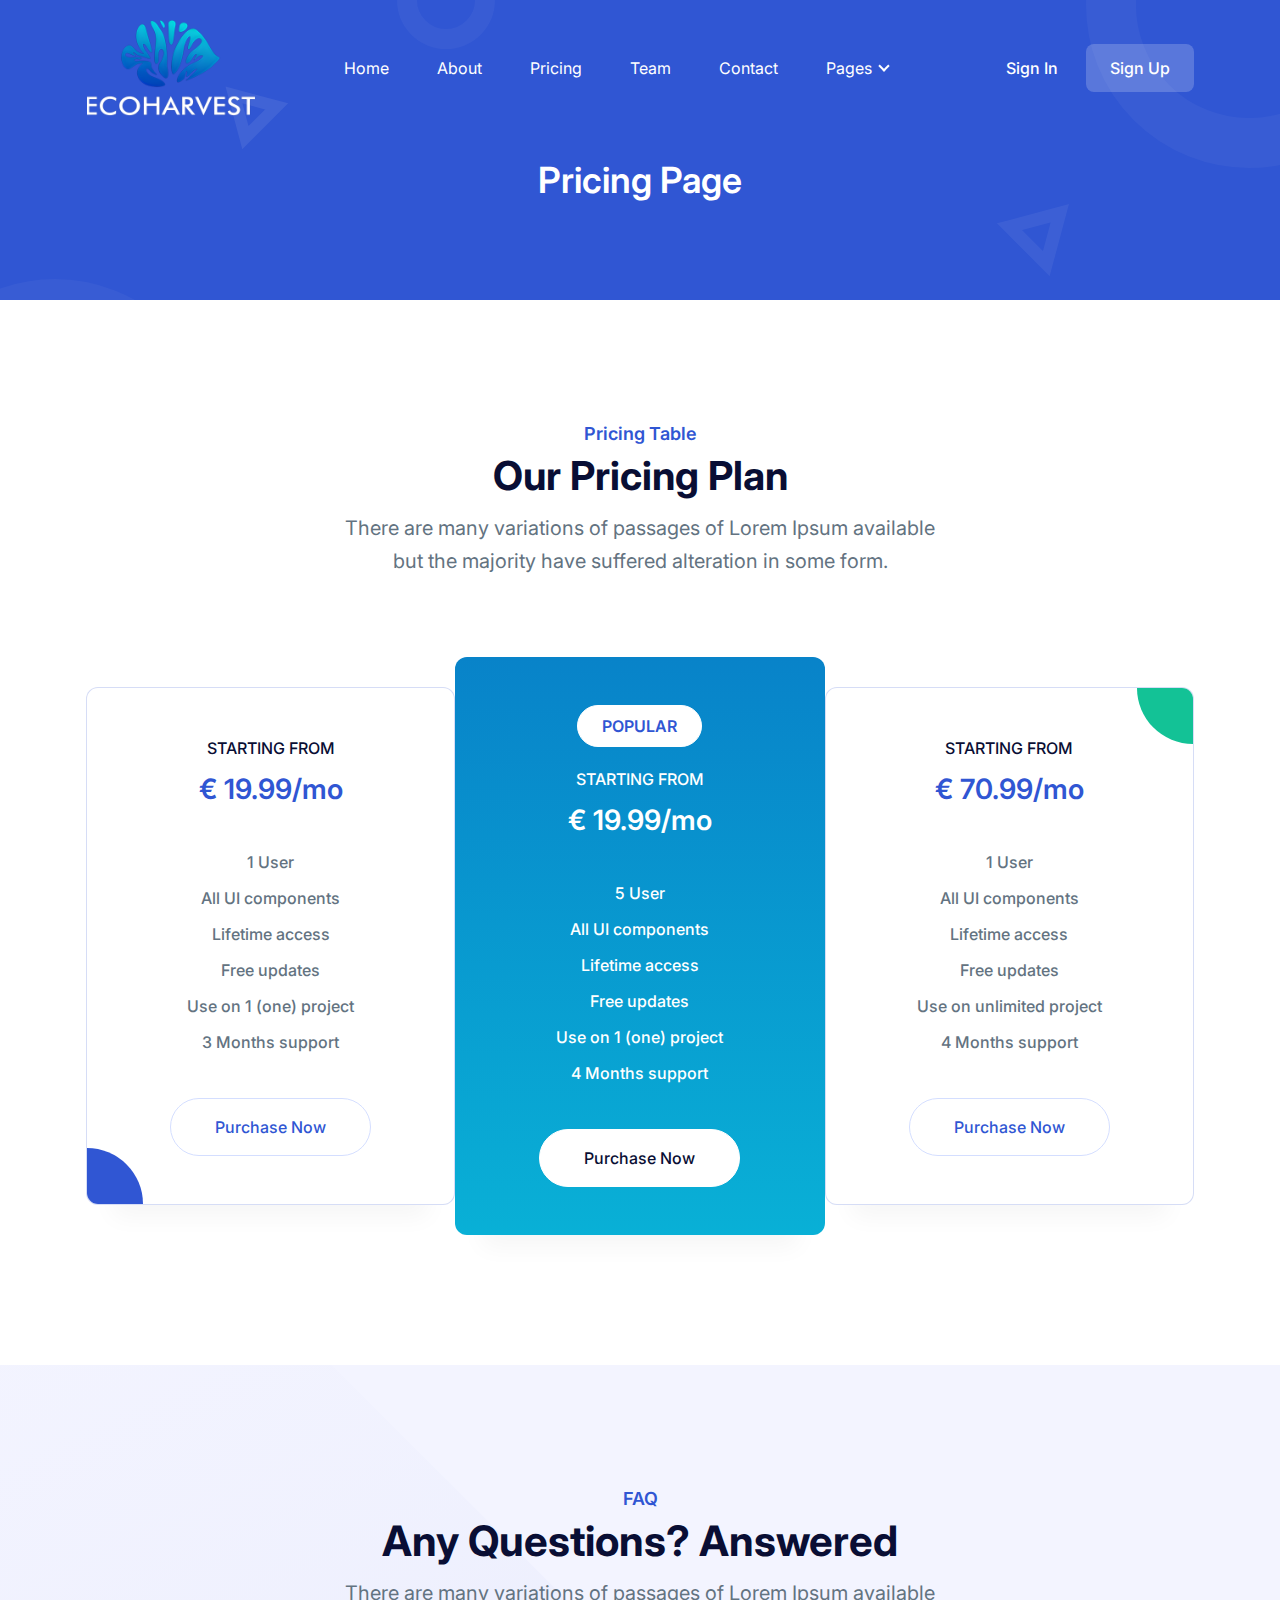
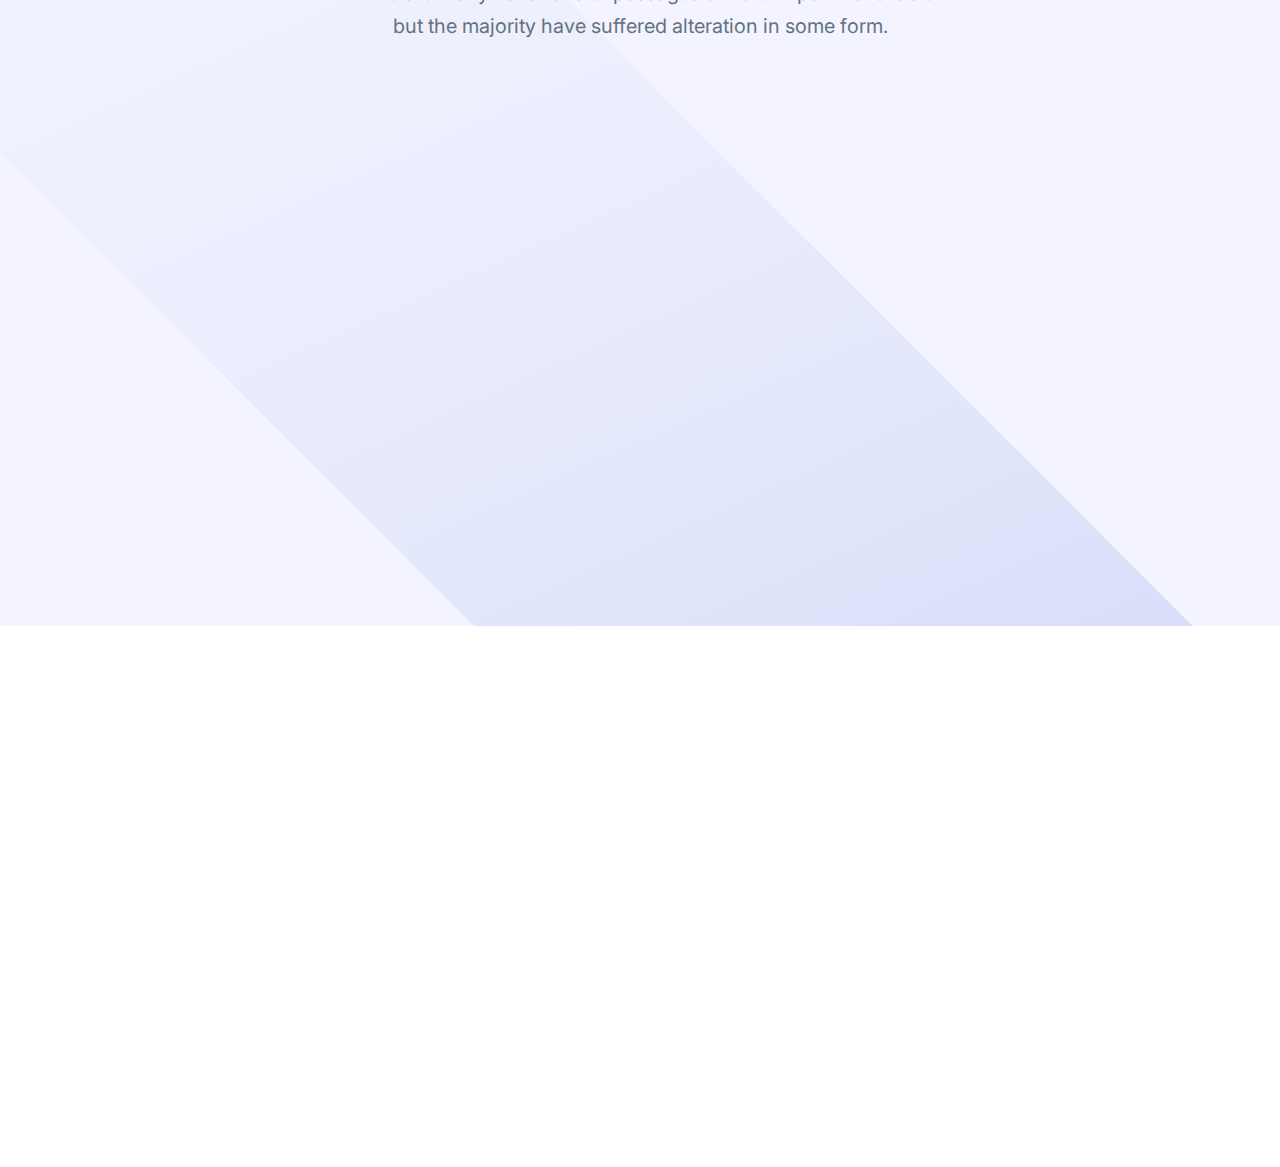
<file: pricing.html>
<!DOCTYPE html>
<html lang="en">
  <head>
    <meta charset="UTF-8" />
    <meta http-equiv="X-UA-Compatible" content="IE=edge" />
    <meta name="viewport" content="width=device-width, initial-scale=1.0" />
    <title>Pricing | Play Tailwind</title>
    <link
      rel="shortcut icon"
      href="assets/images/favicon.png"
      type="image/x-icon"
    />
    <link rel="stylesheet" href="assets/css/animate.css" />
    <link rel="stylesheet" href="assets/css/tailwind.css" />

    <!-- ==== WOW JS ==== -->
    <script src="assets/js/wow.min.js"></script>
    <script>
      new WOW().init();
    </script>
  </head>
  <body>
    <!-- ====== Navbar Section Start -->
    <div
      class="ud-header absolute top-0 left-0 z-40 flex w-full items-center bg-transparent"
    >
      <div class="container">
        <div class="relative -mx-4 flex items-center justify-between">
          <div class="w-60 max-w-full px-4">
            <a href="index.html" class="navbar-logo block w-full py-5">
              <img
                src="assets/images/logo/logo-white.svg"
                alt="logo"
                class="header-logo w-full"
              />
            </a>
          </div>
          <div class="flex w-full items-center justify-between px-4">
            <div>
              <button
                id="navbarToggler"
                class="absolute right-4 top-1/2 block -translate-y-1/2 rounded-lg px-3 py-[6px] ring-primary focus:ring-2 lg:hidden"
              >
                <span
                  class="relative my-[6px] block h-[2px] w-[30px] bg-white"
                ></span>
                <span
                  class="relative my-[6px] block h-[2px] w-[30px] bg-white"
                ></span>
                <span
                  class="relative my-[6px] block h-[2px] w-[30px] bg-white"
                ></span>
              </button>
              <nav
                id="navbarCollapse"
                class="absolute right-4 top-full hidden w-full max-w-[250px] rounded-lg bg-white py-5 shadow-lg lg:static lg:block lg:w-full lg:max-w-full lg:bg-transparent lg:py-0 lg:px-4 lg:shadow-none xl:px-6"
              >
                <ul class="blcok lg:flex">
                  <li class="group relative">
                    <a
                      href="#home"
                      class="ud-menu-scroll mx-8 flex py-2 text-base text-dark group-hover:text-primary lg:mr-0 lg:inline-flex lg:py-6 lg:px-0 lg:text-white lg:group-hover:text-white lg:group-hover:opacity-70"
                    >
                      Home
                    </a>
                  </li>
                  <li class="group relative">
                    <a
                      href="/#about"
                      class="ud-menu-scroll mx-8 flex py-2 text-base text-dark group-hover:text-primary lg:mr-0 lg:ml-7 lg:inline-flex lg:py-6 lg:px-0 lg:text-white lg:group-hover:text-white lg:group-hover:opacity-70 xl:ml-12"
                    >
                      About
                    </a>
                  </li>
                  <li class="group relative">
                    <a
                      href="/#pricing"
                      class="ud-menu-scroll mx-8 flex py-2 text-base text-dark group-hover:text-primary lg:mr-0 lg:ml-7 lg:inline-flex lg:py-6 lg:px-0 lg:text-white lg:group-hover:text-white lg:group-hover:opacity-70 xl:ml-12"
                    >
                      Pricing
                    </a>
                  </li>
                  <li class="group relative">
                    <a
                      href="/#team"
                      class="ud-menu-scroll mx-8 flex py-2 text-base text-dark group-hover:text-primary lg:mr-0 lg:ml-7 lg:inline-flex lg:py-6 lg:px-0 lg:text-white lg:group-hover:text-white lg:group-hover:opacity-70 xl:ml-12"
                    >
                      Team
                    </a>
                  </li>
                  <li class="group relative">
                    <a
                      href="/#contact"
                      class="ud-menu-scroll mx-8 flex py-2 text-base text-dark group-hover:text-primary lg:mr-0 lg:ml-7 lg:inline-flex lg:py-6 lg:px-0 lg:text-white lg:group-hover:text-white lg:group-hover:opacity-70 xl:ml-12"
                    >
                      Contact
                    </a>
                  </li>
                  <li class="submenu-item group relative">
                    <a
                      href="javascript:void(0)"
                      class="relative mx-8 flex py-2 text-base text-dark after:absolute after:right-1 after:top-1/2 after:mt-[-2px] after:h-2 after:w-2 after:-translate-y-1/2 after:rotate-45 after:border-b-2 after:border-r-2 after:border-current group-hover:text-primary lg:mr-0 lg:ml-8 lg:inline-flex lg:py-6 lg:pl-0 lg:pr-4 lg:text-white lg:after:right-0 lg:group-hover:text-white lg:group-hover:opacity-70 xl:ml-12"
                    >
                      Pages
                    </a>
                    <div
                      class="submenu relative top-full left-0 hidden w-[250px] rounded-sm bg-white p-4 transition-[top] duration-300 group-hover:opacity-100 lg:invisible lg:absolute lg:top-[110%] lg:block lg:opacity-0 lg:shadow-lg lg:group-hover:visible lg:group-hover:top-full"
                    >
                      <a
                        href="about.html"
                        class="block rounded py-[10px] px-4 text-sm text-body-color hover:text-primary"
                      >
                        About Page
                      </a>
                      <a
                        href="pricing.html"
                        class="block rounded py-[10px] px-4 text-sm text-body-color hover:text-primary"
                      >
                        Pricing Page
                      </a>
                      <a
                        href="contact.html"
                        class="block rounded py-[10px] px-4 text-sm text-body-color hover:text-primary"
                      >
                        Contact Page
                      </a>
                      <a
                        href="blog-grids.html"
                        class="block rounded py-[10px] px-4 text-sm text-body-color hover:text-primary"
                      >
                        Blog Grid Page
                      </a>
                      <a
                        href="blog-details.html"
                        class="block rounded py-[10px] px-4 text-sm text-body-color hover:text-primary"
                      >
                        Blog Details Page
                      </a>
                      <a
                        href="signup.html"
                        class="block rounded py-[10px] px-4 text-sm text-body-color hover:text-primary"
                      >
                        Sign Up Page
                      </a>
                      <a
                        href="signin.html"
                        class="block rounded py-[10px] px-4 text-sm text-body-color hover:text-primary"
                      >
                        Sign In Page
                      </a>
                      <a
                        href="404.html"
                        class="block rounded py-[10px] px-4 text-sm text-body-color hover:text-primary"
                      >
                        404 Page
                      </a>
                    </div>
                  </li>
                </ul>
              </nav>
            </div>
            <div class="hidden justify-end pr-16 sm:flex lg:pr-0">
              <a
                href="signin.html"
                class="loginBtn py-3 px-7 text-base font-medium text-white hover:opacity-70"
              >
                Sign In
              </a>
              <a
                href="signup.html"
                class="signUpBtn rounded-lg bg-white bg-opacity-20 py-3 px-6 text-base font-medium text-white duration-300 ease-in-out hover:bg-opacity-100 hover:text-dark"
              >
                Sign Up
              </a>
            </div>
          </div>
        </div>
      </div>
    </div>
    <!-- ====== Navbar Section End -->

    <!-- ====== Banner Section Start -->
    <div
      class="relative z-10 overflow-hidden bg-primary pt-[120px] pb-[100px] md:pt-[130px] lg:pt-[160px]"
    >
      <div class="container">
        <div class="-mx-4 flex flex-wrap items-center">
          <div class="w-full px-4">
            <div class="text-center">
              <h1 class="text-4xl font-semibold text-white">Pricing Page</h1>
            </div>
          </div>
        </div>
      </div>
      <div>
        <span class="absolute top-0 left-0 z-[-1]">
          <svg
            width="495"
            height="470"
            viewBox="0 0 495 470"
            fill="none"
            xmlns="http://www.w3.org/2000/svg"
          >
            <circle
              cx="55"
              cy="442"
              r="138"
              stroke="white"
              stroke-opacity="0.04"
              stroke-width="50"
            />
            <circle
              cx="446"
              r="39"
              stroke="white"
              stroke-opacity="0.04"
              stroke-width="20"
            />
            <path
              d="M245.406 137.609L233.985 94.9852L276.609 106.406L245.406 137.609Z"
              stroke="white"
              stroke-opacity="0.08"
              stroke-width="12"
            />
          </svg>
        </span>
        <span class="absolute top-0 right-0 z-[-1]">
          <svg
            width="493"
            height="470"
            viewBox="0 0 493 470"
            fill="none"
            xmlns="http://www.w3.org/2000/svg"
          >
            <circle
              cx="462"
              cy="5"
              r="138"
              stroke="white"
              stroke-opacity="0.04"
              stroke-width="50"
            />
            <circle
              cx="49"
              cy="470"
              r="39"
              stroke="white"
              stroke-opacity="0.04"
              stroke-width="20"
            />
            <path
              d="M222.393 226.701L272.808 213.192L259.299 263.607L222.393 226.701Z"
              stroke="white"
              stroke-opacity="0.06"
              stroke-width="13"
            />
          </svg>
        </span>
      </div>
    </div>
    <!-- ====== Banner Section End -->

    <!-- ====== Pricing Section Start -->
    <section
      id="pricing"
      class="relative z-20 overflow-hidden bg-white pt-20 pb-12 lg:pt-[120px] lg:pb-[90px]"
    >
      <div class="container">
        <div class="-mx-4 flex flex-wrap">
          <div class="w-full px-4">
            <div class="mx-auto mb-[60px] max-w-[620px] text-center lg:mb-20">
              <span class="mb-2 block text-lg font-semibold text-primary">
                Pricing Table
              </span>
              <h2
                class="mb-4 text-3xl font-bold text-dark sm:text-4xl md:text-[40px]"
              >
                Our Pricing Plan
              </h2>
              <p
                class="text-lg leading-relaxed text-body-color sm:text-xl sm:leading-relaxed"
              >
                There are many variations of passages of Lorem Ipsum available
                but the majority have suffered alteration in some form.
              </p>
            </div>
          </div>
        </div>

        <div class="flex flex-wrap items-center justify-center">
          <div class="w-full md:w-1/2 lg:w-1/3">
            <div
              class="wow fadeInUp relative z-10 mb-10 overflow-hidden rounded-xl border border-primary border-opacity-20 bg-white py-10 px-8 text-center shadow-pricing sm:p-12 lg:py-10 lg:px-6 xl:p-12"
              data-wow-delay=".15s
              "
            >
              <span
                class="mb-2 block text-base font-medium uppercase text-dark"
              >
                STARTING FROM
              </span>
              <h2 class="mb-9 text-[28px] font-semibold text-primary">
                € 19.99/mo
              </h2>

              <div class="mb-10">
                <p
                  class="mb-1 text-base font-medium leading-loose text-body-color"
                >
                  1 User
                </p>
                <p
                  class="mb-1 text-base font-medium leading-loose text-body-color"
                >
                  All UI components
                </p>
                <p
                  class="mb-1 text-base font-medium leading-loose text-body-color"
                >
                  Lifetime access
                </p>
                <p
                  class="mb-1 text-base font-medium leading-loose text-body-color"
                >
                  Free updates
                </p>
                <p
                  class="mb-1 text-base font-medium leading-loose text-body-color"
                >
                  Use on 1 (one) project
                </p>
                <p
                  class="mb-1 text-base font-medium leading-loose text-body-color"
                >
                  3 Months support
                </p>
              </div>
              <div class="w-full">
                <a
                  href="javascript:void(0)"
                  class="inline-block rounded-full border border-[#D4DEFF] bg-transparent py-4 px-11 text-center text-base font-medium text-primary transition duration-300 ease-in-out hover:border-primary hover:bg-primary hover:text-white"
                >
                  Purchase Now
                </a>
              </div>
              <span
                class="absolute left-0 bottom-0 z-[-1] block h-14 w-14 rounded-tr-full bg-primary"
              >
              </span>
            </div>
          </div>
          <div class="w-full md:w-1/2 lg:w-1/3">
            <div
              class="wow fadeInUp relative z-10 mb-10 overflow-hidden rounded-xl bg-primary bg-gradient-to-b from-primary to-[#179BEE] py-10 px-8 text-center shadow-pricing sm:p-12 lg:py-10 lg:px-6 xl:p-12"
              data-wow-delay=".1s
              "
            >
              <span
                class="mb-5 inline-block rounded-full border border-white bg-white py-2 px-6 text-base font-semibold uppercase text-primary"
              >
                POPULAR
              </span>
              <span
                class="mb-2 block text-base font-medium uppercase text-white"
              >
                STARTING FROM
              </span>
              <h2 class="mb-9 text-[28px] font-semibold text-white">
                € 19.99/mo
              </h2>

              <div class="mb-10">
                <p class="mb-1 text-base font-medium leading-loose text-white">
                  5 User
                </p>
                <p class="mb-1 text-base font-medium leading-loose text-white">
                  All UI components
                </p>
                <p class="mb-1 text-base font-medium leading-loose text-white">
                  Lifetime access
                </p>
                <p class="mb-1 text-base font-medium leading-loose text-white">
                  Free updates
                </p>
                <p class="mb-1 text-base font-medium leading-loose text-white">
                  Use on 1 (one) project
                </p>
                <p class="mb-1 text-base font-medium leading-loose text-white">
                  4 Months support
                </p>
              </div>
              <div class="w-full">
                <a
                  href="javascript:void(0)"
                  class="inline-block rounded-full border border-white bg-white py-4 px-11 text-center text-base font-medium text-dark transition duration-300 ease-in-out hover:border-dark hover:bg-dark hover:text-white"
                >
                  Purchase Now
                </a>
              </div>
            </div>
          </div>
          <div class="w-full md:w-1/2 lg:w-1/3">
            <div
              class="wow fadeInUp relative z-10 mb-10 overflow-hidden rounded-xl border border-primary border-opacity-20 bg-white py-10 px-8 text-center shadow-pricing sm:p-12 lg:py-10 lg:px-6 xl:p-12"
              data-wow-delay=".15s
              "
            >
              <span
                class="mb-2 block text-base font-medium uppercase text-dark"
              >
                STARTING FROM
              </span>
              <h2 class="mb-9 text-[28px] font-semibold text-primary">
                € 70.99/mo
              </h2>

              <div class="mb-10">
                <p
                  class="mb-1 text-base font-medium leading-loose text-body-color"
                >
                  1 User
                </p>
                <p
                  class="mb-1 text-base font-medium leading-loose text-body-color"
                >
                  All UI components
                </p>
                <p
                  class="mb-1 text-base font-medium leading-loose text-body-color"
                >
                  Lifetime access
                </p>
                <p
                  class="mb-1 text-base font-medium leading-loose text-body-color"
                >
                  Free updates
                </p>
                <p
                  class="mb-1 text-base font-medium leading-loose text-body-color"
                >
                  Use on unlimited project
                </p>
                <p
                  class="mb-1 text-base font-medium leading-loose text-body-color"
                >
                  4 Months support
                </p>
              </div>
              <div class="w-full">
                <a
                  href="javascript:void(0)"
                  class="inline-block rounded-full border border-[#D4DEFF] bg-transparent py-4 px-11 text-center text-base font-medium text-primary transition duration-300 ease-in-out hover:border-primary hover:bg-primary hover:text-white"
                >
                  Purchase Now
                </a>
              </div>

              <span
                class="absolute right-0 top-0 z-[-1] block h-14 w-14 rounded-bl-full bg-secondary"
              >
              </span>
            </div>
          </div>
        </div>
      </div>
    </section>
    <!-- ====== Pricing Section End -->

    <!-- ====== Faq Section Start -->
    <section
      class="relative z-20 overflow-hidden bg-[#f3f4ff] pt-20 pb-12 lg:pt-[120px] lg:pb-[90px]"
    >
      <div class="container">
        <div class="-mx-4 flex flex-wrap">
          <div class="w-full px-4">
            <div class="mx-auto mb-[60px] max-w-[620px] text-center lg:mb-20">
              <span class="mb-2 block text-lg font-semibold text-primary">
                FAQ
              </span>
              <h2
                class="mb-4 text-3xl font-bold text-dark sm:text-4xl md:text-[42px]"
              >
                Any Questions? Answered
              </h2>
              <p
                class="text-lg leading-relaxed text-body-color sm:text-xl sm:leading-relaxed"
              >
                There are many variations of passages of Lorem Ipsum available
                but the majority have suffered alteration in some form.
              </p>
            </div>
          </div>
        </div>

        <div class="-mx-4 flex flex-wrap">
          <div class="w-full px-4 lg:w-1/2">
            <div
              class="single-faq wow fadeInUp mb-8 w-full rounded-lg border border-[#F3F4FE] bg-white p-5 sm:p-8"
              data-wow-delay=".1s
              "
            >
              <button class="faq-btn flex w-full items-center text-left">
                <div
                  class="mr-5 flex h-10 w-full max-w-[40px] items-center justify-center rounded-lg bg-primary bg-opacity-5 text-primary"
                >
                  <svg
                    width="17"
                    height="10"
                    viewBox="0 0 17 10"
                    class="icon fill-current"
                  >
                    <path
                      d="M7.28687 8.43257L7.28679 8.43265L7.29496 8.43985C7.62576 8.73124 8.02464 8.86001 8.41472 8.86001C8.83092 8.86001 9.22376 8.69083 9.53447 8.41713L9.53454 8.41721L9.54184 8.41052L15.7631 2.70784L15.7691 2.70231L15.7749 2.69659C16.0981 2.38028 16.1985 1.80579 15.7981 1.41393C15.4803 1.1028 14.9167 1.00854 14.5249 1.38489L8.41472 7.00806L2.29995 1.38063L2.29151 1.37286L2.28271 1.36548C1.93092 1.07036 1.38469 1.06804 1.03129 1.41393L1.01755 1.42738L1.00488 1.44184C0.69687 1.79355 0.695778 2.34549 1.0545 2.69659L1.05999 2.70196L1.06565 2.70717L7.28687 8.43257Z"
                      fill="#3056D3"
                      stroke="#3056D3"
                    />
                  </svg>
                </div>
                <div class="w-full">
                  <h4 class="text-base font-semibold text-black sm:text-lg">
                    How to use UIdeck?
                  </h4>
                </div>
              </button>
              <div class="faq-content hidden pl-[62px]">
                <p class="py-3 text-base leading-relaxed text-body-color">
                  It takes 2-3 weeks to get your first blog post ready. That
                  includes the in-depth research & creation of your monthly
                  content marketing strategy that we do before writing your
                  first blog post, Ipsum available .
                </p>
              </div>
            </div>
            <div
              class="single-faq wow fadeInUp mb-8 w-full rounded-lg border border-[#F3F4FE] bg-white p-5 sm:p-8"
              data-wow-delay=".15s
              "
            >
              <button class="faq-btn flex w-full items-center text-left">
                <div
                  class="mr-5 flex h-10 w-full max-w-[40px] items-center justify-center rounded-lg bg-primary bg-opacity-5 text-primary"
                >
                  <svg
                    width="17"
                    height="10"
                    viewBox="0 0 17 10"
                    class="icon fill-current"
                  >
                    <path
                      d="M7.28687 8.43257L7.28679 8.43265L7.29496 8.43985C7.62576 8.73124 8.02464 8.86001 8.41472 8.86001C8.83092 8.86001 9.22376 8.69083 9.53447 8.41713L9.53454 8.41721L9.54184 8.41052L15.7631 2.70784L15.7691 2.70231L15.7749 2.69659C16.0981 2.38028 16.1985 1.80579 15.7981 1.41393C15.4803 1.1028 14.9167 1.00854 14.5249 1.38489L8.41472 7.00806L2.29995 1.38063L2.29151 1.37286L2.28271 1.36548C1.93092 1.07036 1.38469 1.06804 1.03129 1.41393L1.01755 1.42738L1.00488 1.44184C0.69687 1.79355 0.695778 2.34549 1.0545 2.69659L1.05999 2.70196L1.06565 2.70717L7.28687 8.43257Z"
                      fill="#3056D3"
                      stroke="#3056D3"
                    />
                  </svg>
                </div>
                <div class="w-full">
                  <h4 class="text-base font-semibold text-black sm:text-lg">
                    How to download icons from LineIcons?
                  </h4>
                </div>
              </button>
              <div class="faq-content hidden pl-[62px]">
                <p class="py-3 text-base leading-relaxed text-body-color">
                  It takes 2-3 weeks to get your first blog post ready. That
                  includes the in-depth research & creation of your monthly
                  content marketing strategy that we do before writing your
                  first blog post, Ipsum available .
                </p>
              </div>
            </div>
            <div
              class="single-faq wow fadeInUp mb-8 w-full rounded-lg border border-[#F3F4FE] bg-white p-5 sm:p-8"
              data-wow-delay=".2s
              "
            >
              <button class="faq-btn flex w-full items-center text-left">
                <div
                  class="mr-5 flex h-10 w-full max-w-[40px] items-center justify-center rounded-lg bg-primary bg-opacity-5 text-primary"
                >
                  <svg
                    width="17"
                    height="10"
                    viewBox="0 0 17 10"
                    class="icon fill-current"
                  >
                    <path
                      d="M7.28687 8.43257L7.28679 8.43265L7.29496 8.43985C7.62576 8.73124 8.02464 8.86001 8.41472 8.86001C8.83092 8.86001 9.22376 8.69083 9.53447 8.41713L9.53454 8.41721L9.54184 8.41052L15.7631 2.70784L15.7691 2.70231L15.7749 2.69659C16.0981 2.38028 16.1985 1.80579 15.7981 1.41393C15.4803 1.1028 14.9167 1.00854 14.5249 1.38489L8.41472 7.00806L2.29995 1.38063L2.29151 1.37286L2.28271 1.36548C1.93092 1.07036 1.38469 1.06804 1.03129 1.41393L1.01755 1.42738L1.00488 1.44184C0.69687 1.79355 0.695778 2.34549 1.0545 2.69659L1.05999 2.70196L1.06565 2.70717L7.28687 8.43257Z"
                      fill="#3056D3"
                      stroke="#3056D3"
                    />
                  </svg>
                </div>
                <div class="w-full">
                  <h4 class="text-base font-semibold text-black sm:text-lg">
                    Is GrayGrids part of UIdeck?
                  </h4>
                </div>
              </button>
              <div class="faq-content hidden pl-[62px]">
                <p class="py-3 text-base leading-relaxed text-body-color">
                  It takes 2-3 weeks to get your first blog post ready. That
                  includes the in-depth research & creation of your monthly
                  content marketing strategy that we do before writing your
                  first blog post, Ipsum available .
                </p>
              </div>
            </div>
          </div>
          <div class="w-full px-4 lg:w-1/2">
            <div
              class="single-faq wow fadeInUp mb-8 w-full rounded-lg border border-[#F3F4FE] bg-white p-5 sm:p-8"
              data-wow-delay=".1s
              "
            >
              <button class="faq-btn flex w-full items-center text-left">
                <div
                  class="mr-5 flex h-10 w-full max-w-[40px] items-center justify-center rounded-lg bg-primary bg-opacity-5 text-primary"
                >
                  <svg
                    width="17"
                    height="10"
                    viewBox="0 0 17 10"
                    class="icon fill-current"
                  >
                    <path
                      d="M7.28687 8.43257L7.28679 8.43265L7.29496 8.43985C7.62576 8.73124 8.02464 8.86001 8.41472 8.86001C8.83092 8.86001 9.22376 8.69083 9.53447 8.41713L9.53454 8.41721L9.54184 8.41052L15.7631 2.70784L15.7691 2.70231L15.7749 2.69659C16.0981 2.38028 16.1985 1.80579 15.7981 1.41393C15.4803 1.1028 14.9167 1.00854 14.5249 1.38489L8.41472 7.00806L2.29995 1.38063L2.29151 1.37286L2.28271 1.36548C1.93092 1.07036 1.38469 1.06804 1.03129 1.41393L1.01755 1.42738L1.00488 1.44184C0.69687 1.79355 0.695778 2.34549 1.0545 2.69659L1.05999 2.70196L1.06565 2.70717L7.28687 8.43257Z"
                      fill="#3056D3"
                      stroke="#3056D3"
                    />
                  </svg>
                </div>
                <div class="w-full">
                  <h4 class="text-base font-semibold text-black sm:text-lg">
                    Can I use this template for commercial project?
                  </h4>
                </div>
              </button>
              <div class="faq-content hidden pl-[62px]">
                <p class="py-3 text-base leading-relaxed text-body-color">
                  It takes 2-3 weeks to get your first blog post ready. That
                  includes the in-depth research & creation of your monthly
                  content marketing strategy that we do before writing your
                  first blog post, Ipsum available .
                </p>
              </div>
            </div>
            <div
              class="single-faq wow fadeInUp mb-8 w-full rounded-lg border border-[#F3F4FE] bg-white p-5 sm:p-8"
              data-wow-delay=".15s
              "
            >
              <button class="faq-btn flex w-full items-center text-left">
                <div
                  class="mr-5 flex h-10 w-full max-w-[40px] items-center justify-center rounded-lg bg-primary bg-opacity-5 text-primary"
                >
                  <svg
                    width="17"
                    height="10"
                    viewBox="0 0 17 10"
                    class="icon fill-current"
                  >
                    <path
                      d="M7.28687 8.43257L7.28679 8.43265L7.29496 8.43985C7.62576 8.73124 8.02464 8.86001 8.41472 8.86001C8.83092 8.86001 9.22376 8.69083 9.53447 8.41713L9.53454 8.41721L9.54184 8.41052L15.7631 2.70784L15.7691 2.70231L15.7749 2.69659C16.0981 2.38028 16.1985 1.80579 15.7981 1.41393C15.4803 1.1028 14.9167 1.00854 14.5249 1.38489L8.41472 7.00806L2.29995 1.38063L2.29151 1.37286L2.28271 1.36548C1.93092 1.07036 1.38469 1.06804 1.03129 1.41393L1.01755 1.42738L1.00488 1.44184C0.69687 1.79355 0.695778 2.34549 1.0545 2.69659L1.05999 2.70196L1.06565 2.70717L7.28687 8.43257Z"
                      fill="#3056D3"
                      stroke="#3056D3"
                    />
                  </svg>
                </div>
                <div class="w-full">
                  <h4 class="text-base font-semibold text-black sm:text-lg">
                    Do you have plan to releasing Play Pro?
                  </h4>
                </div>
              </button>
              <div class="faq-content hidden pl-[62px]">
                <p class="py-3 text-base leading-relaxed text-body-color">
                  It takes 2-3 weeks to get your first blog post ready. That
                  includes the in-depth research & creation of your monthly
                  content marketing strategy that we do before writing your
                  first blog post, Ipsum available .
                </p>
              </div>
            </div>
            <div
              class="single-faq wow fadeInUp mb-8 w-full rounded-lg border border-[#F3F4FE] bg-white p-5 sm:p-8"
              data-wow-delay=".2s
              "
            >
              <button class="faq-btn flex w-full items-center text-left">
                <div
                  class="mr-5 flex h-10 w-full max-w-[40px] items-center justify-center rounded-lg bg-primary bg-opacity-5 text-primary"
                >
                  <svg
                    width="17"
                    height="10"
                    viewBox="0 0 17 10"
                    class="icon fill-current"
                  >
                    <path
                      d="M7.28687 8.43257L7.28679 8.43265L7.29496 8.43985C7.62576 8.73124 8.02464 8.86001 8.41472 8.86001C8.83092 8.86001 9.22376 8.69083 9.53447 8.41713L9.53454 8.41721L9.54184 8.41052L15.7631 2.70784L15.7691 2.70231L15.7749 2.69659C16.0981 2.38028 16.1985 1.80579 15.7981 1.41393C15.4803 1.1028 14.9167 1.00854 14.5249 1.38489L8.41472 7.00806L2.29995 1.38063L2.29151 1.37286L2.28271 1.36548C1.93092 1.07036 1.38469 1.06804 1.03129 1.41393L1.01755 1.42738L1.00488 1.44184C0.69687 1.79355 0.695778 2.34549 1.0545 2.69659L1.05999 2.70196L1.06565 2.70717L7.28687 8.43257Z"
                      fill="#3056D3"
                      stroke="#3056D3"
                    />
                  </svg>
                </div>
                <div class="w-full">
                  <h4 class="text-base font-semibold text-black sm:text-lg">
                    Where and how to host this template?
                  </h4>
                </div>
              </button>
              <div class="faq-content hidden pl-[62px]">
                <p class="py-3 text-base leading-relaxed text-body-color">
                  It takes 2-3 weeks to get your first blog post ready. That
                  includes the in-depth research & creation of your monthly
                  content marketing strategy that we do before writing your
                  first blog post, Ipsum available .
                </p>
              </div>
            </div>
          </div>
        </div>
      </div>

      <div class="absolute bottom-0 right-0 z-[-1]">
        <svg
          width="1440"
          height="886"
          viewBox="0 0 1440 886"
          fill="none"
          xmlns="http://www.w3.org/2000/svg"
        >
          <path
            opacity="0.5"
            d="M193.307 -273.321L1480.87 1014.24L1121.85 1373.26C1121.85 1373.26 731.745 983.231 478.513 729.927C225.976 477.317 -165.714 85.6993 -165.714 85.6993L193.307 -273.321Z"
            fill="url(#paint0_linear)"
          />
          <defs>
            <linearGradient
              id="paint0_linear"
              x1="1308.65"
              y1="1142.58"
              x2="602.827"
              y2="-418.681"
              gradientUnits="userSpaceOnUse"
            >
              <stop stop-color="#3056D3" stop-opacity="0.36" />
              <stop offset="1" stop-color="#F5F2FD" stop-opacity="0" />
              <stop offset="1" stop-color="#F5F2FD" stop-opacity="0.096144" />
            </linearGradient>
          </defs>
        </svg>
      </div>
    </section>
    <!-- ====== Faq Section End -->

    <!-- ====== Footer Section Start -->
    <footer
      class="wow fadeInUp relative z-10 bg-black pt-20 lg:pt-[120px]"
      data-wow-delay=".15s"
    >
      <div class="container">
        <div class="-mx-4 flex flex-wrap">
          <div class="w-full px-4 sm:w-1/2 md:w-1/2 lg:w-4/12 xl:w-3/12">
            <div class="mb-10 w-full">
              <a
                href="javascript:void(0)"
                class="mb-6 inline-block max-w-[160px]"
              >
                <img
                  src="assets/images/logo/logo-white.svg"
                  alt="logo"
                  class="max-w-full"
                />
              </a>
              <p class="mb-7 text-base text-[#f3f4fe]">
                We create digital experiences for brands and companies by using
                technology.
              </p>
              <div class="-mx-3 flex items-center">
                <a
                  href="javascript:void(0)"
                  class="px-3 text-[#dddddd] hover:text-white"
                >
                  <svg
                    width="10"
                    height="18"
                    viewBox="0 0 10 18"
                    class="fill-current"
                  >
                    <path
                      d="M9.00007 6.82105H7.50006H6.96434V6.27097V4.56571V4.01562H7.50006H8.62507C8.91971 4.01562 9.16078 3.79559 9.16078 3.46554V0.550085C9.16078 0.247538 8.9465 0 8.62507 0H6.66969C4.55361 0 3.08038 1.54024 3.08038 3.82309V6.21596V6.76605H2.54466H0.72322C0.348217 6.76605 0 7.06859 0 7.50866V9.48897C0 9.87402 0.294645 10.2316 0.72322 10.2316H2.49109H3.02681V10.7817V16.31C3.02681 16.6951 3.32145 17.0526 3.75003 17.0526H6.26791C6.42862 17.0526 6.56255 16.9701 6.66969 16.8601C6.77684 16.7501 6.8572 16.5576 6.8572 16.3925V10.8092V10.2591H7.4197H8.62507C8.97328 10.2591 9.24114 10.0391 9.29471 9.709V9.6815V9.65399L9.66972 7.7562C9.6965 7.56367 9.66972 7.34363 9.509 7.1236C9.45543 6.98608 9.21436 6.84856 9.00007 6.82105Z"
                    />
                  </svg>
                </a>
                <a
                  href="javascript:void(0)"
                  class="px-3 text-[#dddddd] hover:text-white"
                >
                  <svg
                    width="19"
                    height="15"
                    viewBox="0 0 19 15"
                    class="fill-current"
                  >
                    <path
                      d="M16.2622 3.17878L17.33 1.93293C17.6391 1.59551 17.7234 1.33595 17.7515 1.20618C16.9085 1.67337 16.1217 1.82911 15.6159 1.82911H15.4192L15.3068 1.72528C14.6324 1.18022 13.7894 0.894714 12.8902 0.894714C10.9233 0.894714 9.37779 2.40012 9.37779 4.13913C9.37779 4.24295 9.37779 4.39868 9.40589 4.5025L9.49019 5.02161L8.90009 4.99565C5.30334 4.89183 2.35288 2.03675 1.87518 1.5436C1.08839 2.84136 1.53799 4.08722 2.01568 4.86587L2.97107 6.31937L1.45369 5.54071C1.48179 6.63084 1.93138 7.48736 2.80247 8.11029L3.56116 8.62939L2.80247 8.9149C3.28017 10.2386 4.34795 10.7837 5.13474 10.9913L6.17443 11.2509L5.19094 11.8738C3.61736 12.912 1.65039 12.8342 0.779297 12.7563C2.54957 13.8983 4.65705 14.1579 6.11823 14.1579C7.21412 14.1579 8.02901 14.0541 8.2257 13.9762C16.0936 12.2631 16.4589 5.77431 16.4589 4.47655V4.29486L16.6275 4.19104C17.5829 3.36047 17.9763 2.91923 18.2011 2.65967C18.1168 2.68563 18.0044 2.73754 17.892 2.7635L16.2622 3.17878Z"
                    />
                  </svg>
                </a>
                <a
                  href="javascript:void(0)"
                  class="px-3 text-[#dddddd] hover:text-white"
                >
                  <svg
                    width="18"
                    height="18"
                    viewBox="0 0 18 18"
                    class="fill-current"
                  >
                    <path
                      d="M8.91688 12.4995C10.6918 12.4995 12.1306 11.0911 12.1306 9.35385C12.1306 7.61655 10.6918 6.20819 8.91688 6.20819C7.14197 6.20819 5.70312 7.61655 5.70312 9.35385C5.70312 11.0911 7.14197 12.4995 8.91688 12.4995Z"
                    />
                    <path
                      d="M12.4078 0.947388H5.37075C2.57257 0.947388 0.300781 3.17104 0.300781 5.90993V12.7436C0.300781 15.5367 2.57257 17.7604 5.37075 17.7604H12.3524C15.2059 17.7604 17.4777 15.5367 17.4777 12.7978V5.90993C17.4777 3.17104 15.2059 0.947388 12.4078 0.947388ZM8.91696 13.4758C6.56206 13.4758 4.70584 11.6047 4.70584 9.35389C4.70584 7.10312 6.58976 5.23199 8.91696 5.23199C11.2165 5.23199 13.1004 7.10312 13.1004 9.35389C13.1004 11.6047 11.2442 13.4758 8.91696 13.4758ZM14.735 5.61164C14.4579 5.90993 14.0423 6.07264 13.5714 6.07264C13.1558 6.07264 12.7402 5.90993 12.4078 5.61164C12.103 5.31334 11.9368 4.9337 11.9368 4.47269C11.9368 4.01169 12.103 3.65916 12.4078 3.33375C12.7125 3.00834 13.1004 2.84563 13.5714 2.84563C13.9869 2.84563 14.4302 3.00834 14.735 3.30663C15.012 3.65916 15.2059 4.06593 15.2059 4.49981C15.1782 4.9337 15.012 5.31334 14.735 5.61164Z"
                    />
                    <path
                      d="M13.5985 3.82184C13.2383 3.82184 12.9336 4.12013 12.9336 4.47266C12.9336 4.82519 13.2383 5.12349 13.5985 5.12349C13.9587 5.12349 14.2634 4.82519 14.2634 4.47266C14.2634 4.12013 13.9864 3.82184 13.5985 3.82184Z"
                    />
                  </svg>
                </a>
                <a
                  href="javascript:void(0)"
                  class="px-3 text-[#dddddd] hover:text-white"
                >
                  <svg
                    width="18"
                    height="18"
                    viewBox="0 0 18 18"
                    class="fill-current"
                  >
                    <path
                      d="M16.7821 0.947388H1.84847C1.14272 0.947388 0.578125 1.49747 0.578125 2.18508V16.7623C0.578125 17.4224 1.14272 18 1.84847 18H16.7257C17.4314 18 17.996 17.4499 17.996 16.7623V2.15757C18.0525 1.49747 17.4879 0.947388 16.7821 0.947388ZM5.7442 15.4421H3.17528V7.32837H5.7442V15.4421ZM4.44563 6.2007C3.59873 6.2007 2.94944 5.5406 2.94944 4.74297C2.94944 3.94535 3.62696 3.28525 4.44563 3.28525C5.26429 3.28525 5.94181 3.94535 5.94181 4.74297C5.94181 5.5406 5.32075 6.2007 4.44563 6.2007ZM15.4835 15.4421H12.9146V11.509C12.9146 10.5739 12.8864 9.33618 11.5596 9.33618C10.2045 9.33618 10.0069 10.3813 10.0069 11.4265V15.4421H7.438V7.32837H9.95046V8.45605H9.9787C10.3457 7.79594 11.1644 7.13584 12.4347 7.13584C15.0601 7.13584 15.54 8.7861 15.54 11.0414V15.4421H15.4835Z"
                    />
                  </svg>
                </a>
              </div>
            </div>
          </div>
          <div class="w-full px-4 sm:w-1/2 md:w-1/2 lg:w-2/12 xl:w-2/12">
            <div class="mb-10 w-full">
              <h4 class="mb-9 text-lg font-semibold text-white">About Us</h4>
              <ul>
                <li>
                  <a
                    href="javascript:void(0)"
                    class="mb-2 inline-block text-base leading-loose text-[#f3f4fe] hover:text-primary"
                  >
                    Home
                  </a>
                </li>
                <li>
                  <a
                    href="javascript:void(0)"
                    class="mb-2 inline-block text-base leading-loose text-[#f3f4fe] hover:text-primary"
                  >
                    Features
                  </a>
                </li>
                <li>
                  <a
                    href="javascript:void(0)"
                    class="mb-2 inline-block text-base leading-loose text-[#f3f4fe] hover:text-primary"
                  >
                    About
                  </a>
                </li>
                <li>
                  <a
                    href="javascript:void(0)"
                    class="mb-2 inline-block text-base leading-loose text-[#f3f4fe] hover:text-primary"
                  >
                    Testimonial
                  </a>
                </li>
              </ul>
            </div>
          </div>
          <div class="w-full px-4 sm:w-1/2 md:w-1/2 lg:w-3/12 xl:w-2/12">
            <div class="mb-10 w-full">
              <h4 class="mb-9 text-lg font-semibold text-white">Features</h4>
              <ul>
                <li>
                  <a
                    href="javascript:void(0)"
                    class="mb-2 inline-block text-base leading-loose text-[#f3f4fe] hover:text-primary"
                  >
                    How it works
                  </a>
                </li>
                <li>
                  <a
                    href="javascript:void(0)"
                    class="mb-2 inline-block text-base leading-loose text-[#f3f4fe] hover:text-primary"
                  >
                    Privacy policy
                  </a>
                </li>
                <li>
                  <a
                    href="javascript:void(0)"
                    class="mb-2 inline-block text-base leading-loose text-[#f3f4fe] hover:text-primary"
                  >
                    Terms of Service
                  </a>
                </li>
                <li>
                  <a
                    href="javascript:void(0)"
                    class="mb-2 inline-block text-base leading-loose text-[#f3f4fe] hover:text-primary"
                  >
                    Refund policy
                  </a>
                </li>
              </ul>
            </div>
          </div>
          <div class="w-full px-4 sm:w-1/2 md:w-1/2 lg:w-3/12 xl:w-2/12">
            <div class="mb-10 w-full">
              <h4 class="mb-9 text-lg font-semibold text-white">
                Our Products
              </h4>
              <ul>
                <li>
                  <a
                    href="javascript:void(0)"
                    class="mb-2 inline-block text-base leading-loose text-[#f3f4fe] hover:text-primary"
                  >
                    LineIcons
                  </a>
                </li>
                <li>
                  <a
                    href="javascript:void(0)"
                    class="mb-2 inline-block text-base leading-loose text-[#f3f4fe] hover:text-primary"
                  >
                    Ecommerce HTML
                  </a>
                </li>
                <li>
                  <a
                    href="javascript:void(0)"
                    class="mb-2 inline-block text-base leading-loose text-[#f3f4fe] hover:text-primary"
                  >
                    Ayro UI
                  </a>
                </li>
                <li>
                  <a
                    href="javascript:void(0)"
                    class="mb-2 inline-block text-base leading-loose text-[#f3f4fe] hover:text-primary"
                  >
                    PlainAdmin
                  </a>
                </li>
              </ul>
            </div>
          </div>
          <div class="w-full px-4 md:w-2/3 lg:w-6/12 xl:w-3/12">
            <div class="mb-10 w-full">
              <h4 class="mb-9 text-lg font-semibold text-white">Partners</h4>
              <ul class="flex flex-wrap items-center">
                <li>
                  <a
                    href="https://tailgrids.com"
                    rel="nofollow noopner"
                    target="_blank"
                    class="mb-6 mr-5 block max-w-[120px] xl:max-w-[100px] 2xl:max-w-[120px]"
                  >
                    <img
                      src="assets/images/footer/brands/tailgrids.svg"
                      alt="tailgrids"
                    />
                  </a>
                </li>
                <li>
                  <a
                    href="https://ayroui.com"
                    rel="nofollow noopner"
                    target="_blank"
                    class="mb-6 mr-5 block max-w-[120px] xl:max-w-[100px] 2xl:max-w-[120px]"
                  >
                    <img
                      src="assets/images/footer/brands/ayroui.svg"
                      alt="ayroui"
                    />
                  </a>
                </li>
                <li>
                  <a
                    href="https://ecommercehtml.com"
                    rel="nofollow noopner"
                    target="_blank"
                    class="mb-6 mr-5 block max-w-[120px] xl:max-w-[100px] 2xl:max-w-[120px]"
                  >
                    <img
                      src="assets/images/footer/brands/ecommerce-html.svg"
                      alt="ecommerce-html"
                    />
                  </a>
                </li>
                <li>
                  <a
                    href="https://graygrids.com"
                    rel="nofollow noopner"
                    target="_blank"
                    class="mb-6 mr-5 block max-w-[120px] xl:max-w-[100px] 2xl:max-w-[120px]"
                  >
                    <img
                      src="assets/images/footer/brands/graygrids.svg"
                      alt="graygrids"
                    />
                  </a>
                </li>
                <li>
                  <a
                    href="https://lineicons.com"
                    rel="nofollow noopner"
                    target="_blank"
                    class="mb-6 mr-5 block max-w-[120px] xl:max-w-[100px] 2xl:max-w-[120px]"
                  >
                    <img
                      src="assets/images/footer/brands/lineicons.svg"
                      alt="lineicons"
                    />
                  </a>
                </li>
                <li>
                  <a
                    href="https://uideck.com"
                    rel="nofollow noopner"
                    target="_blank"
                    class="mb-6 mr-5 block max-w-[120px] xl:max-w-[100px] 2xl:max-w-[120px]"
                  >
                    <img
                      src="assets/images/footer/brands/uideck.svg"
                      alt="uideck"
                    />
                  </a>
                </li>
              </ul>
            </div>
          </div>
        </div>
      </div>

      <div class="mt-12 border-t border-opacity-40 py-8 lg:mt-[60px]">
        <div class="container">
          <div class="-mx-4 flex flex-wrap">
            <div class="w-full px-4 md:w-2/3 lg:w-1/2">
              <div class="my-1">
                <div
                  class="-mx-3 flex items-center justify-center md:justify-start"
                >
                  <a
                    href="javascript:void(0)"
                    class="px-3 text-base text-[#f3f4fe] hover:text-primary"
                  >
                    Privacy policy
                  </a>
                  <a
                    href="javascript:void(0)"
                    class="px-3 text-base text-[#f3f4fe] hover:text-primary"
                  >
                    Legal notice
                  </a>
                  <a
                    href="javascript:void(0)"
                    class="px-3 text-base text-[#f3f4fe] hover:text-primary"
                  >
                    Terms of service
                  </a>
                </div>
              </div>
            </div>
            <div class="w-full px-4 md:w-1/3 lg:w-1/2">
              <div class="my-1 flex justify-center md:justify-end">
                <p class="text-base text-[#f3f4fe]">
                  Designed and Developed by
                  <a
                    href="https://tailgrids.com"
                    rel="nofollow noopner"
                    target="_blank"
                    class="text-primary hover:underline"
                  >
                    TailGrids and UIdeck
                  </a>
                </p>
              </div>
            </div>
          </div>
        </div>
      </div>

      <div>
        <span class="absolute left-0 top-0 z-[-1]">
          <img src="assets/images/footer/shape-1.svg" alt="" />
        </span>

        <span class="absolute bottom-0 right-0 z-[-1]">
          <img src="assets/images/footer/shape-3.svg" alt="" />
        </span>

        <span class="absolute top-0 right-0 z-[-1]">
          <svg
            width="102"
            height="102"
            viewBox="0 0 102 102"
            fill="none"
            xmlns="http://www.w3.org/2000/svg"
          >
            <path
              d="M1.8667 33.1956C2.89765 33.1956 3.7334 34.0318 3.7334 35.0633C3.7334 36.0947 2.89765 36.9309 1.8667 36.9309C0.835744 36.9309 4.50645e-08 36.0947 0 35.0633C-4.50645e-08 34.0318 0.835744 33.1956 1.8667 33.1956Z"
              fill="white"
              fill-opacity="0.08"
            ></path>
            <path
              d="M18.2939 33.1956C19.3249 33.1956 20.1606 34.0318 20.1606 35.0633C20.1606 36.0947 19.3249 36.9309 18.2939 36.9309C17.263 36.9309 16.4272 36.0947 16.4272 35.0633C16.4272 34.0318 17.263 33.1956 18.2939 33.1956Z"
              fill="white"
              fill-opacity="0.08"
            ></path>
            <path
              d="M34.7209 33.195C35.7519 33.195 36.5876 34.0311 36.5876 35.0626C36.5876 36.0941 35.7519 36.9303 34.7209 36.9303C33.69 36.9303 32.8542 36.0941 32.8542 35.0626C32.8542 34.0311 33.69 33.195 34.7209 33.195Z"
              fill="white"
              fill-opacity="0.08"
            ></path>
            <path
              d="M50.9341 33.195C51.965 33.195 52.8008 34.0311 52.8008 35.0626C52.8008 36.0941 51.965 36.9303 50.9341 36.9303C49.9031 36.9303 49.0674 36.0941 49.0674 35.0626C49.0674 34.0311 49.9031 33.195 50.9341 33.195Z"
              fill="white"
              fill-opacity="0.08"
            ></path>
            <path
              d="M1.8667 16.7605C2.89765 16.7605 3.7334 17.5966 3.7334 18.6281C3.7334 19.6596 2.89765 20.4957 1.8667 20.4957C0.835744 20.4957 4.50645e-08 19.6596 0 18.6281C-4.50645e-08 17.5966 0.835744 16.7605 1.8667 16.7605Z"
              fill="white"
              fill-opacity="0.08"
            ></path>
            <path
              d="M18.2939 16.7605C19.3249 16.7605 20.1606 17.5966 20.1606 18.6281C20.1606 19.6596 19.3249 20.4957 18.2939 20.4957C17.263 20.4957 16.4272 19.6596 16.4272 18.6281C16.4272 17.5966 17.263 16.7605 18.2939 16.7605Z"
              fill="white"
              fill-opacity="0.08"
            ></path>
            <path
              d="M34.7209 16.7605C35.7519 16.7605 36.5876 17.5966 36.5876 18.6281C36.5876 19.6596 35.7519 20.4957 34.7209 20.4957C33.69 20.4957 32.8542 19.6596 32.8542 18.6281C32.8542 17.5966 33.69 16.7605 34.7209 16.7605Z"
              fill="white"
              fill-opacity="0.08"
            ></path>
            <path
              d="M50.9341 16.7605C51.965 16.7605 52.8008 17.5966 52.8008 18.6281C52.8008 19.6596 51.965 20.4957 50.9341 20.4957C49.9031 20.4957 49.0674 19.6596 49.0674 18.6281C49.0674 17.5966 49.9031 16.7605 50.9341 16.7605Z"
              fill="white"
              fill-opacity="0.08"
            ></path>
            <path
              d="M1.8667 0.324951C2.89765 0.324951 3.7334 1.16115 3.7334 2.19261C3.7334 3.22408 2.89765 4.06024 1.8667 4.06024C0.835744 4.06024 4.50645e-08 3.22408 0 2.19261C-4.50645e-08 1.16115 0.835744 0.324951 1.8667 0.324951Z"
              fill="white"
              fill-opacity="0.08"
            ></path>
            <path
              d="M18.2939 0.324951C19.3249 0.324951 20.1606 1.16115 20.1606 2.19261C20.1606 3.22408 19.3249 4.06024 18.2939 4.06024C17.263 4.06024 16.4272 3.22408 16.4272 2.19261C16.4272 1.16115 17.263 0.324951 18.2939 0.324951Z"
              fill="white"
              fill-opacity="0.08"
            ></path>
            <path
              d="M34.7209 0.325302C35.7519 0.325302 36.5876 1.16147 36.5876 2.19293C36.5876 3.2244 35.7519 4.06056 34.7209 4.06056C33.69 4.06056 32.8542 3.2244 32.8542 2.19293C32.8542 1.16147 33.69 0.325302 34.7209 0.325302Z"
              fill="white"
              fill-opacity="0.08"
            ></path>
            <path
              d="M50.9341 0.325302C51.965 0.325302 52.8008 1.16147 52.8008 2.19293C52.8008 3.2244 51.965 4.06056 50.9341 4.06056C49.9031 4.06056 49.0674 3.2244 49.0674 2.19293C49.0674 1.16147 49.9031 0.325302 50.9341 0.325302Z"
              fill="white"
              fill-opacity="0.08"
            ></path>
            <path
              d="M66.9037 33.1956C67.9346 33.1956 68.7704 34.0318 68.7704 35.0633C68.7704 36.0947 67.9346 36.9309 66.9037 36.9309C65.8727 36.9309 65.037 36.0947 65.037 35.0633C65.037 34.0318 65.8727 33.1956 66.9037 33.1956Z"
              fill="white"
              fill-opacity="0.08"
            ></path>
            <path
              d="M83.3307 33.1956C84.3616 33.1956 85.1974 34.0318 85.1974 35.0633C85.1974 36.0947 84.3616 36.9309 83.3307 36.9309C82.2997 36.9309 81.464 36.0947 81.464 35.0633C81.464 34.0318 82.2997 33.1956 83.3307 33.1956Z"
              fill="white"
              fill-opacity="0.08"
            ></path>
            <path
              d="M99.7576 33.1956C100.789 33.1956 101.624 34.0318 101.624 35.0633C101.624 36.0947 100.789 36.9309 99.7576 36.9309C98.7266 36.9309 97.8909 36.0947 97.8909 35.0633C97.8909 34.0318 98.7266 33.1956 99.7576 33.1956Z"
              fill="white"
              fill-opacity="0.08"
            ></path>
            <path
              d="M66.9037 16.7605C67.9346 16.7605 68.7704 17.5966 68.7704 18.6281C68.7704 19.6596 67.9346 20.4957 66.9037 20.4957C65.8727 20.4957 65.037 19.6596 65.037 18.6281C65.037 17.5966 65.8727 16.7605 66.9037 16.7605Z"
              fill="white"
              fill-opacity="0.08"
            ></path>
            <path
              d="M83.3307 16.7605C84.3616 16.7605 85.1974 17.5966 85.1974 18.6281C85.1974 19.6596 84.3616 20.4957 83.3307 20.4957C82.2997 20.4957 81.464 19.6596 81.464 18.6281C81.464 17.5966 82.2997 16.7605 83.3307 16.7605Z"
              fill="white"
              fill-opacity="0.08"
            ></path>
            <path
              d="M99.7576 16.7605C100.789 16.7605 101.624 17.5966 101.624 18.6281C101.624 19.6596 100.789 20.4957 99.7576 20.4957C98.7266 20.4957 97.8909 19.6596 97.8909 18.6281C97.8909 17.5966 98.7266 16.7605 99.7576 16.7605Z"
              fill="white"
              fill-opacity="0.08"
            ></path>
            <path
              d="M66.9037 0.324966C67.9346 0.324966 68.7704 1.16115 68.7704 2.19261C68.7704 3.22408 67.9346 4.06024 66.9037 4.06024C65.8727 4.06024 65.037 3.22408 65.037 2.19261C65.037 1.16115 65.8727 0.324966 66.9037 0.324966Z"
              fill="white"
              fill-opacity="0.08"
            ></path>
            <path
              d="M83.3307 0.324951C84.3616 0.324951 85.1974 1.16115 85.1974 2.19261C85.1974 3.22408 84.3616 4.06024 83.3307 4.06024C82.2997 4.06024 81.464 3.22408 81.464 2.19261C81.464 1.16115 82.2997 0.324951 83.3307 0.324951Z"
              fill="white"
              fill-opacity="0.08"
            ></path>
            <path
              d="M99.7576 0.324951C100.789 0.324951 101.624 1.16115 101.624 2.19261C101.624 3.22408 100.789 4.06024 99.7576 4.06024C98.7266 4.06024 97.8909 3.22408 97.8909 2.19261C97.8909 1.16115 98.7266 0.324951 99.7576 0.324951Z"
              fill="white"
              fill-opacity="0.08"
            ></path>
            <path
              d="M1.8667 82.2029C2.89765 82.2029 3.7334 83.039 3.7334 84.0705C3.7334 85.102 2.89765 85.9382 1.8667 85.9382C0.835744 85.9382 4.50645e-08 85.102 0 84.0705C-4.50645e-08 83.039 0.835744 82.2029 1.8667 82.2029Z"
              fill="white"
              fill-opacity="0.08"
            ></path>
            <path
              d="M18.2939 82.2029C19.3249 82.2029 20.1606 83.039 20.1606 84.0705C20.1606 85.102 19.3249 85.9382 18.2939 85.9382C17.263 85.9382 16.4272 85.102 16.4272 84.0705C16.4272 83.039 17.263 82.2029 18.2939 82.2029Z"
              fill="white"
              fill-opacity="0.08"
            ></path>
            <path
              d="M34.7209 82.2026C35.7519 82.2026 36.5876 83.0387 36.5876 84.0702C36.5876 85.1017 35.7519 85.9378 34.7209 85.9378C33.69 85.9378 32.8542 85.1017 32.8542 84.0702C32.8542 83.0387 33.69 82.2026 34.7209 82.2026Z"
              fill="white"
              fill-opacity="0.08"
            ></path>
            <path
              d="M50.9341 82.2026C51.965 82.2026 52.8008 83.0387 52.8008 84.0702C52.8008 85.1017 51.965 85.9378 50.9341 85.9378C49.9031 85.9378 49.0674 85.1017 49.0674 84.0702C49.0674 83.0387 49.9031 82.2026 50.9341 82.2026Z"
              fill="white"
              fill-opacity="0.08"
            ></path>
            <path
              d="M1.8667 65.7677C2.89765 65.7677 3.7334 66.6039 3.7334 67.6353C3.7334 68.6668 2.89765 69.503 1.8667 69.503C0.835744 69.503 4.50645e-08 68.6668 0 67.6353C-4.50645e-08 66.6039 0.835744 65.7677 1.8667 65.7677Z"
              fill="white"
              fill-opacity="0.08"
            ></path>
            <path
              d="M18.2939 65.7677C19.3249 65.7677 20.1606 66.6039 20.1606 67.6353C20.1606 68.6668 19.3249 69.503 18.2939 69.503C17.263 69.503 16.4272 68.6668 16.4272 67.6353C16.4272 66.6039 17.263 65.7677 18.2939 65.7677Z"
              fill="white"
              fill-opacity="0.08"
            ></path>
            <path
              d="M34.7209 65.7674C35.7519 65.7674 36.5876 66.6036 36.5876 67.635C36.5876 68.6665 35.7519 69.5027 34.7209 69.5027C33.69 69.5027 32.8542 68.6665 32.8542 67.635C32.8542 66.6036 33.69 65.7674 34.7209 65.7674Z"
              fill="white"
              fill-opacity="0.08"
            ></path>
            <path
              d="M50.9341 65.7674C51.965 65.7674 52.8008 66.6036 52.8008 67.635C52.8008 68.6665 51.965 69.5027 50.9341 69.5027C49.9031 69.5027 49.0674 68.6665 49.0674 67.635C49.0674 66.6036 49.9031 65.7674 50.9341 65.7674Z"
              fill="white"
              fill-opacity="0.08"
            ></path>
            <path
              d="M1.8667 98.2644C2.89765 98.2644 3.7334 99.1005 3.7334 100.132C3.7334 101.163 2.89765 102 1.8667 102C0.835744 102 4.50645e-08 101.163 0 100.132C-4.50645e-08 99.1005 0.835744 98.2644 1.8667 98.2644Z"
              fill="white"
              fill-opacity="0.08"
            ></path>
            <path
              d="M1.8667 49.3322C2.89765 49.3322 3.7334 50.1684 3.7334 51.1998C3.7334 52.2313 2.89765 53.0675 1.8667 53.0675C0.835744 53.0675 4.50645e-08 52.2313 0 51.1998C-4.50645e-08 50.1684 0.835744 49.3322 1.8667 49.3322Z"
              fill="white"
              fill-opacity="0.08"
            ></path>
            <path
              d="M18.2939 98.2644C19.3249 98.2644 20.1606 99.1005 20.1606 100.132C20.1606 101.163 19.3249 102 18.2939 102C17.263 102 16.4272 101.163 16.4272 100.132C16.4272 99.1005 17.263 98.2644 18.2939 98.2644Z"
              fill="white"
              fill-opacity="0.08"
            ></path>
            <path
              d="M18.2939 49.3322C19.3249 49.3322 20.1606 50.1684 20.1606 51.1998C20.1606 52.2313 19.3249 53.0675 18.2939 53.0675C17.263 53.0675 16.4272 52.2313 16.4272 51.1998C16.4272 50.1684 17.263 49.3322 18.2939 49.3322Z"
              fill="white"
              fill-opacity="0.08"
            ></path>
            <path
              d="M34.7209 98.2647C35.7519 98.2647 36.5876 99.1008 36.5876 100.132C36.5876 101.164 35.7519 102 34.7209 102C33.69 102 32.8542 101.164 32.8542 100.132C32.8542 99.1008 33.69 98.2647 34.7209 98.2647Z"
              fill="white"
              fill-opacity="0.08"
            ></path>
            <path
              d="M50.9341 98.2647C51.965 98.2647 52.8008 99.1008 52.8008 100.132C52.8008 101.164 51.965 102 50.9341 102C49.9031 102 49.0674 101.164 49.0674 100.132C49.0674 99.1008 49.9031 98.2647 50.9341 98.2647Z"
              fill="white"
              fill-opacity="0.08"
            ></path>
            <path
              d="M34.7209 49.3326C35.7519 49.3326 36.5876 50.1687 36.5876 51.2002C36.5876 52.2317 35.7519 53.0678 34.7209 53.0678C33.69 53.0678 32.8542 52.2317 32.8542 51.2002C32.8542 50.1687 33.69 49.3326 34.7209 49.3326Z"
              fill="white"
              fill-opacity="0.08"
            ></path>
            <path
              d="M50.9341 49.3326C51.965 49.3326 52.8008 50.1687 52.8008 51.2002C52.8008 52.2317 51.965 53.0678 50.9341 53.0678C49.9031 53.0678 49.0674 52.2317 49.0674 51.2002C49.0674 50.1687 49.9031 49.3326 50.9341 49.3326Z"
              fill="white"
              fill-opacity="0.08"
            ></path>
            <path
              d="M66.9037 82.2029C67.9346 82.2029 68.7704 83.0391 68.7704 84.0705C68.7704 85.102 67.9346 85.9382 66.9037 85.9382C65.8727 85.9382 65.037 85.102 65.037 84.0705C65.037 83.0391 65.8727 82.2029 66.9037 82.2029Z"
              fill="white"
              fill-opacity="0.08"
            ></path>
            <path
              d="M83.3307 82.2029C84.3616 82.2029 85.1974 83.0391 85.1974 84.0705C85.1974 85.102 84.3616 85.9382 83.3307 85.9382C82.2997 85.9382 81.464 85.102 81.464 84.0705C81.464 83.0391 82.2997 82.2029 83.3307 82.2029Z"
              fill="white"
              fill-opacity="0.08"
            ></path>
            <path
              d="M99.7576 82.2029C100.789 82.2029 101.624 83.039 101.624 84.0705C101.624 85.102 100.789 85.9382 99.7576 85.9382C98.7266 85.9382 97.8909 85.102 97.8909 84.0705C97.8909 83.039 98.7266 82.2029 99.7576 82.2029Z"
              fill="white"
              fill-opacity="0.08"
            ></path>
            <path
              d="M66.9037 65.7674C67.9346 65.7674 68.7704 66.6036 68.7704 67.635C68.7704 68.6665 67.9346 69.5027 66.9037 69.5027C65.8727 69.5027 65.037 68.6665 65.037 67.635C65.037 66.6036 65.8727 65.7674 66.9037 65.7674Z"
              fill="white"
              fill-opacity="0.08"
            ></path>
            <path
              d="M83.3307 65.7677C84.3616 65.7677 85.1974 66.6039 85.1974 67.6353C85.1974 68.6668 84.3616 69.503 83.3307 69.503C82.2997 69.503 81.464 68.6668 81.464 67.6353C81.464 66.6039 82.2997 65.7677 83.3307 65.7677Z"
              fill="white"
              fill-opacity="0.08"
            ></path>
            <path
              d="M99.7576 65.7677C100.789 65.7677 101.624 66.6039 101.624 67.6353C101.624 68.6668 100.789 69.503 99.7576 69.503C98.7266 69.503 97.8909 68.6668 97.8909 67.6353C97.8909 66.6039 98.7266 65.7677 99.7576 65.7677Z"
              fill="white"
              fill-opacity="0.08"
            ></path>
            <path
              d="M66.9037 98.2644C67.9346 98.2644 68.7704 99.1005 68.7704 100.132C68.7704 101.163 67.9346 102 66.9037 102C65.8727 102 65.037 101.163 65.037 100.132C65.037 99.1005 65.8727 98.2644 66.9037 98.2644Z"
              fill="white"
              fill-opacity="0.08"
            ></path>
            <path
              d="M66.9037 49.3322C67.9346 49.3322 68.7704 50.1684 68.7704 51.1998C68.7704 52.2313 67.9346 53.0675 66.9037 53.0675C65.8727 53.0675 65.037 52.2313 65.037 51.1998C65.037 50.1684 65.8727 49.3322 66.9037 49.3322Z"
              fill="white"
              fill-opacity="0.08"
            ></path>
            <path
              d="M83.3307 98.2644C84.3616 98.2644 85.1974 99.1005 85.1974 100.132C85.1974 101.163 84.3616 102 83.3307 102C82.2997 102 81.464 101.163 81.464 100.132C81.464 99.1005 82.2997 98.2644 83.3307 98.2644Z"
              fill="white"
              fill-opacity="0.08"
            ></path>
            <path
              d="M83.3307 49.3322C84.3616 49.3322 85.1974 50.1684 85.1974 51.1998C85.1974 52.2313 84.3616 53.0675 83.3307 53.0675C82.2997 53.0675 81.464 52.2313 81.464 51.1998C81.464 50.1684 82.2997 49.3322 83.3307 49.3322Z"
              fill="white"
              fill-opacity="0.08"
            ></path>
            <path
              d="M99.7576 98.2644C100.789 98.2644 101.624 99.1005 101.624 100.132C101.624 101.163 100.789 102 99.7576 102C98.7266 102 97.8909 101.163 97.8909 100.132C97.8909 99.1005 98.7266 98.2644 99.7576 98.2644Z"
              fill="white"
              fill-opacity="0.08"
            ></path>
            <path
              d="M99.7576 49.3322C100.789 49.3322 101.624 50.1684 101.624 51.1998C101.624 52.2313 100.789 53.0675 99.7576 53.0675C98.7266 53.0675 97.8909 52.2313 97.8909 51.1998C97.8909 50.1684 98.7266 49.3322 99.7576 49.3322Z"
              fill="white"
              fill-opacity="0.08"
            ></path>
          </svg>
        </span>
      </div>
    </footer>
    <!-- ====== Footer Section End -->

    <!-- ====== Back To Top Start -->
    <a
      href="javascript:void(0)"
      class="back-to-top fixed bottom-8 right-8 left-auto z-[999] hidden h-10 w-10 items-center justify-center rounded-md bg-primary text-white shadow-md transition duration-300 ease-in-out hover:bg-dark"
    >
      <span
        class="mt-[6px] h-3 w-3 rotate-45 border-t border-l border-white"
      ></span>
    </a>
    <!-- ====== Back To Top End -->

    <!-- ====== All Scripts -->
    <script src="assets/js/main.js"></script>
  </body>
</html>
</file>
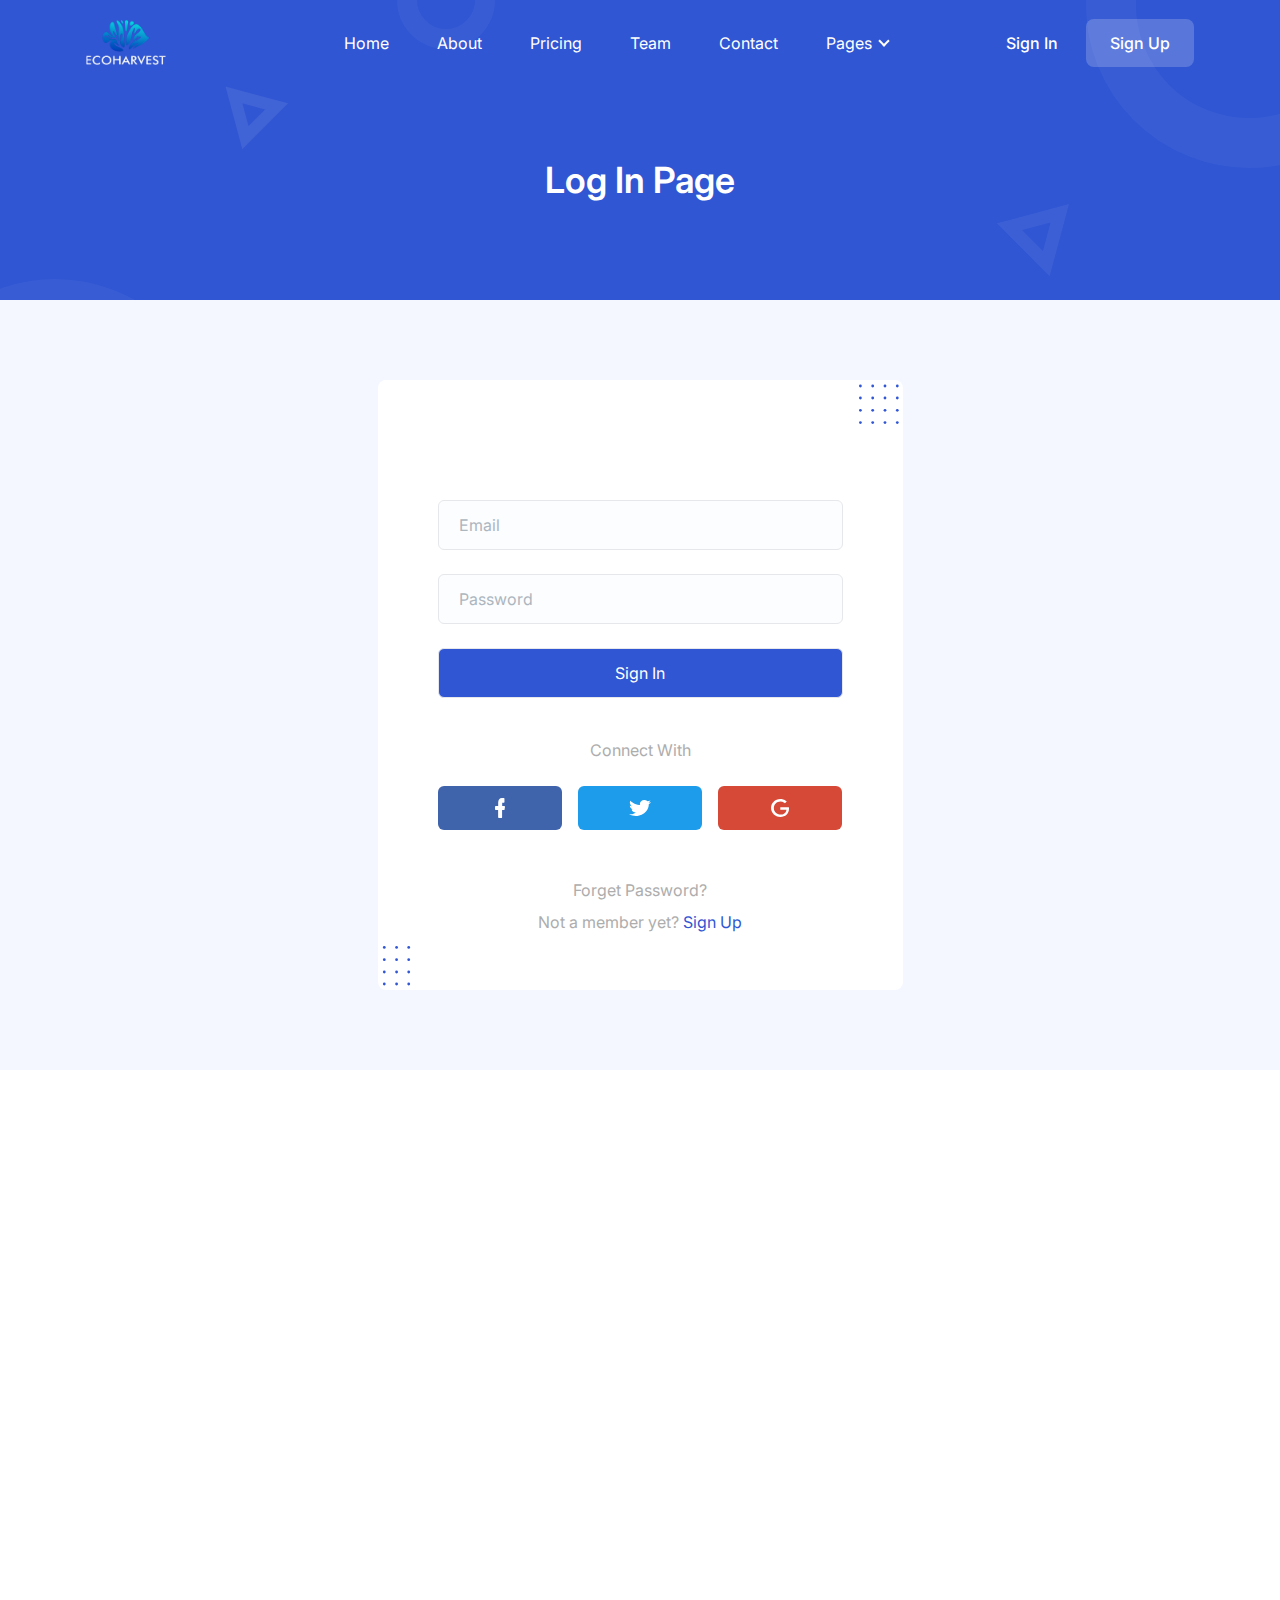
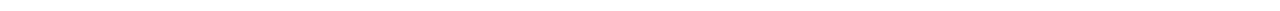
<file: signin.html>
<!DOCTYPE html>
<html lang="en">
  <head>
    <meta charset="UTF-8" />
    <meta http-equiv="X-UA-Compatible" content="IE=edge" />
    <meta name="viewport" content="width=device-width, initial-scale=1.0" />
    <title>Sign In | Play Tailwind</title>
    <link
      rel="shortcut icon"
      href="assets/images/favicon.png"
      type="image/x-icon"
    />
    <link rel="stylesheet" href="assets/css/animate.css" />
    <link rel="stylesheet" href="assets/css/tailwind.css" />

    <!-- ==== WOW JS ==== -->
    <script src="assets/js/wow.min.js"></script>
    <script>
      new WOW().init();
    </script>
  </head>
  <body>
    <!-- ====== Navbar Section Start -->
    <div
      class="ud-header absolute top-0 left-0 z-40 flex w-full items-center bg-transparent"
    >
      <div class="container">
        <div class="relative -mx-4 flex items-center justify-between">
          <div class="w-60 max-w-full px-4">
            <a href="index.html" class="navbar-logo block w-full py-5">
              <img
                src="assets/images/logo/logo-white.svg"
                alt="logo"
                class="header-logo w-20"
              />
            </a>
          </div>
          <div class="flex w-full items-center justify-between px-4">
            <div>
              <button
                id="navbarToggler"
                class="absolute right-4 top-1/2 block -translate-y-1/2 rounded-lg px-3 py-[6px] ring-primary focus:ring-2 lg:hidden"
              >
                <span
                  class="relative my-[6px] block h-[2px] w-[30px] bg-white"
                ></span>
                <span
                  class="relative my-[6px] block h-[2px] w-[30px] bg-white"
                ></span>
                <span
                  class="relative my-[6px] block h-[2px] w-[30px] bg-white"
                ></span>
              </button>
              <nav
                id="navbarCollapse"
                class="absolute right-4 top-full hidden w-full max-w-[250px] rounded-lg bg-white py-5 shadow-lg lg:static lg:block lg:w-full lg:max-w-full lg:bg-transparent lg:py-0 lg:px-4 lg:shadow-none xl:px-6"
              >
                <ul class="blcok lg:flex">
                  <li class="group relative">
                    <a
                      href="#home"
                      class="ud-menu-scroll mx-8 flex py-2 text-base text-dark group-hover:text-primary lg:mr-0 lg:inline-flex lg:py-6 lg:px-0 lg:text-white lg:group-hover:text-white lg:group-hover:opacity-70"
                    >
                      Home
                    </a>
                  </li>
                  <li class="group relative">
                    <a
                      href="/#about"
                      class="ud-menu-scroll mx-8 flex py-2 text-base text-dark group-hover:text-primary lg:mr-0 lg:ml-7 lg:inline-flex lg:py-6 lg:px-0 lg:text-white lg:group-hover:text-white lg:group-hover:opacity-70 xl:ml-12"
                    >
                      About
                    </a>
                  </li>
                  <li class="group relative">
                    <a
                      href="/#pricing"
                      class="ud-menu-scroll mx-8 flex py-2 text-base text-dark group-hover:text-primary lg:mr-0 lg:ml-7 lg:inline-flex lg:py-6 lg:px-0 lg:text-white lg:group-hover:text-white lg:group-hover:opacity-70 xl:ml-12"
                    >
                      Pricing
                    </a>
                  </li>
                  <li class="group relative">
                    <a
                      href="/#team"
                      class="ud-menu-scroll mx-8 flex py-2 text-base text-dark group-hover:text-primary lg:mr-0 lg:ml-7 lg:inline-flex lg:py-6 lg:px-0 lg:text-white lg:group-hover:text-white lg:group-hover:opacity-70 xl:ml-12"
                    >
                      Team
                    </a>
                  </li>
                  <li class="group relative">
                    <a
                      href="/#contact"
                      class="ud-menu-scroll mx-8 flex py-2 text-base text-dark group-hover:text-primary lg:mr-0 lg:ml-7 lg:inline-flex lg:py-6 lg:px-0 lg:text-white lg:group-hover:text-white lg:group-hover:opacity-70 xl:ml-12"
                    >
                      Contact
                    </a>
                  </li>
                  <li class="submenu-item group relative">
                    <a
                      href="javascript:void(0)"
                      class="relative mx-8 flex py-2 text-base text-dark after:absolute after:right-1 after:top-1/2 after:mt-[-2px] after:h-2 after:w-2 after:-translate-y-1/2 after:rotate-45 after:border-b-2 after:border-r-2 after:border-current group-hover:text-primary lg:mr-0 lg:ml-8 lg:inline-flex lg:py-6 lg:pl-0 lg:pr-4 lg:text-white lg:after:right-0 lg:group-hover:text-white lg:group-hover:opacity-70 xl:ml-12"
                    >
                      Pages
                    </a>
                    <div
                      class="submenu relative top-full left-0 hidden w-[250px] rounded-sm bg-white p-4 transition-[top] duration-300 group-hover:opacity-100 lg:invisible lg:absolute lg:top-[110%] lg:block lg:opacity-0 lg:shadow-lg lg:group-hover:visible lg:group-hover:top-full"
                    >
                      <a
                        href="about.html"
                        class="block rounded py-[10px] px-4 text-sm text-body-color hover:text-primary"
                      >
                        About Page
                      </a>
                      <a
                        href="pricing.html"
                        class="block rounded py-[10px] px-4 text-sm text-body-color hover:text-primary"
                      >
                        Pricing Page
                      </a>
                      <a
                        href="contact.html"
                        class="block rounded py-[10px] px-4 text-sm text-body-color hover:text-primary"
                      >
                        Contact Page
                      </a>
                      <a
                        href="blog-grids.html"
                        class="block rounded py-[10px] px-4 text-sm text-body-color hover:text-primary"
                      >
                        Blog Grid Page
                      </a>
                      <a
                        href="blog-details.html"
                        class="block rounded py-[10px] px-4 text-sm text-body-color hover:text-primary"
                      >
                        Blog Details Page
                      </a>

                      <a
                        href="signup.html"
                        class="block rounded py-[10px] px-4 text-sm text-body-color hover:text-primary"
                      >
                        Sign Up Page
                      </a>
                      <a
                        href="signin.html"
                        class="block rounded py-[10px] px-4 text-sm text-body-color hover:text-primary"
                      >
                        Sign In Page
                      </a>
                      <a
                        href="404.html"
                        class="block rounded py-[10px] px-4 text-sm text-body-color hover:text-primary"
                      >
                        404 Page
                      </a>
                    </div>
                  </li>
                </ul>
              </nav>
            </div>
            <div class="hidden justify-end pr-16 sm:flex lg:pr-0">
              <a
                href="signin.html"
                class="loginBtn py-3 px-7 text-base font-medium text-white hover:opacity-70"
              >
                Sign In
              </a>
              <a
                href="signup.html"
                class="signUpBtn rounded-lg bg-white bg-opacity-20 py-3 px-6 text-base font-medium text-white duration-300 ease-in-out hover:bg-opacity-100 hover:text-dark"
              >
                Sign Up
              </a>
            </div>
          </div>
        </div>
      </div>
    </div>
    <!-- ====== Navbar Section End -->

    <!-- ====== Banner Section Start -->
    <div
      class="relative z-10 overflow-hidden bg-primary pt-[120px] pb-[100px] md:pt-[130px] lg:pt-[160px]"
    >
      <div class="container">
        <div class="-mx-4 flex flex-wrap items-center">
          <div class="w-full px-4">
            <div class="text-center">
              <h1 class="text-4xl font-semibold text-white">Log In Page</h1>
            </div>
          </div>
        </div>
      </div>
      <div>
        <span class="absolute top-0 left-0 z-[-1]">
          <svg
            width="495"
            height="470"
            viewBox="0 0 495 470"
            fill="none"
            xmlns="http://www.w3.org/2000/svg"
          >
            <circle
              cx="55"
              cy="442"
              r="138"
              stroke="white"
              stroke-opacity="0.04"
              stroke-width="50"
            />
            <circle
              cx="446"
              r="39"
              stroke="white"
              stroke-opacity="0.04"
              stroke-width="20"
            />
            <path
              d="M245.406 137.609L233.985 94.9852L276.609 106.406L245.406 137.609Z"
              stroke="white"
              stroke-opacity="0.08"
              stroke-width="12"
            />
          </svg>
        </span>
        <span class="absolute top-0 right-0 z-[-1]">
          <svg
            width="493"
            height="470"
            viewBox="0 0 493 470"
            fill="none"
            xmlns="http://www.w3.org/2000/svg"
          >
            <circle
              cx="462"
              cy="5"
              r="138"
              stroke="white"
              stroke-opacity="0.04"
              stroke-width="50"
            />
            <circle
              cx="49"
              cy="470"
              r="39"
              stroke="white"
              stroke-opacity="0.04"
              stroke-width="20"
            />
            <path
              d="M222.393 226.701L272.808 213.192L259.299 263.607L222.393 226.701Z"
              stroke="white"
              stroke-opacity="0.06"
              stroke-width="13"
            />
          </svg>
        </span>
      </div>
    </div>
    <!-- ====== Banner Section End -->

    <!-- ====== Forms Section Start -->
    <section class="bg-[#F4F7FF] py-14 lg:py-20">
      <div class="container">
        <div class="-mx-4 flex flex-wrap">
          <div class="w-full px-4">
            <div
              class="wow fadeInUp relative mx-auto max-w-[525px] overflow-hidden rounded-lg bg-white py-14 px-8 text-center sm:px-12 md:px-[60px]"
              data-wow-delay=".15s"
            >
              <div class="mb-10 text-center">
                <a
                  href="javascript:void(0)"
                  class="mx-auto inline-block max-w-[160px]"
                >
                  <img src="assets/images/logo/logo.svg" alt="logo" />
                </a>
              </div>
              <form>
                <div class="mb-6">
                  <input
                    type="email"
                    placeholder="Email"
                    class="bordder-[#E9EDF4] w-full rounded-md border bg-[#FCFDFE] py-3 px-5 text-base text-body-color placeholder-[#ACB6BE] outline-none transition focus:border-primary focus-visible:shadow-none"
                  />
                </div>
                <div class="mb-6">
                  <input
                    type="password"
                    placeholder="Password"
                    class="bordder-[#E9EDF4] w-full rounded-md border bg-[#FCFDFE] py-3 px-5 text-base text-body-color placeholder-[#ACB6BE] outline-none transition focus:border-primary focus-visible:shadow-none"
                  />
                </div>
                <div class="mb-10">
                  <input
                    type="submit"
                    value="Sign In"
                    class="bordder-primary w-full cursor-pointer rounded-md border bg-primary py-3 px-5 text-base text-white transition duration-300 ease-in-out hover:shadow-md"
                  />
                </div>
              </form>
              <p class="mb-6 text-base text-[#adadad]">Connect With</p>
              <ul class="-mx-2 mb-12 flex justify-between">
                <li class="w-full px-2">
                  <a
                    href="javascript:void(0)"
                    class="flex h-11 items-center justify-center rounded-md bg-[#4064AC] transition hover:bg-opacity-90"
                  >
                    <svg
                      width="10"
                      height="20"
                      viewBox="0 0 10 20"
                      fill="none"
                      xmlns="http://www.w3.org/2000/svg"
                    >
                      <path
                        d="M9.29878 8H7.74898H7.19548V7.35484V5.35484V4.70968H7.74898H8.91133C9.21575 4.70968 9.46483 4.45161 9.46483 4.06452V0.645161C9.46483 0.290323 9.24343 0 8.91133 0H6.89106C4.70474 0 3.18262 1.80645 3.18262 4.48387V7.29032V7.93548H2.62912H0.747223C0.359774 7.93548 0 8.29032 0 8.80645V11.129C0 11.5806 0.304424 12 0.747223 12H2.57377H3.12727V12.6452V19.129C3.12727 19.5806 3.43169 20 3.87449 20H6.47593C6.64198 20 6.78036 19.9032 6.89106 19.7742C7.00176 19.6452 7.08478 19.4194 7.08478 19.2258V12.6774V12.0323H7.66596H8.91133C9.2711 12.0323 9.54785 11.7742 9.6032 11.3871V11.3548V11.3226L9.99065 9.09677C10.0183 8.87097 9.99065 8.6129 9.8246 8.35484C9.76925 8.19355 9.52018 8.03226 9.29878 8Z"
                        fill="white"
                      />
                    </svg>
                  </a>
                </li>
                <li class="w-full px-2">
                  <a
                    href="javascript:void(0)"
                    class="flex h-11 items-center justify-center rounded-md bg-[#1C9CEA] transition hover:bg-opacity-90"
                  >
                    <svg
                      width="22"
                      height="16"
                      viewBox="0 0 22 16"
                      fill="none"
                      xmlns="http://www.w3.org/2000/svg"
                    >
                      <path
                        d="M19.5516 2.75538L20.9 1.25245C21.2903 0.845401 21.3968 0.53229 21.4323 0.375734C20.3677 0.939335 19.3742 1.1272 18.7355 1.1272H18.4871L18.3452 1.00196C17.4935 0.344423 16.429 0 15.2935 0C12.8097 0 10.8581 1.81605 10.8581 3.91389C10.8581 4.03914 10.8581 4.22701 10.8935 4.35225L11 4.97847L10.2548 4.94716C5.7129 4.82192 1.9871 1.37769 1.38387 0.782779C0.390323 2.34834 0.958064 3.85127 1.56129 4.79061L2.76774 6.54403L0.851613 5.6047C0.887097 6.91977 1.45484 7.95303 2.55484 8.7045L3.5129 9.33072L2.55484 9.67515C3.15806 11.272 4.50645 11.9296 5.5 12.18L6.8129 12.4932L5.57097 13.2446C3.58387 14.4971 1.1 14.4031 0 14.3092C2.23548 15.6869 4.89677 16 6.74194 16C8.12581 16 9.15484 15.8748 9.40322 15.7808C19.3387 13.7143 19.8 5.8865 19.8 4.32094V4.10176L20.0129 3.97652C21.2194 2.97456 21.7161 2.44227 22 2.12916C21.8935 2.16047 21.7516 2.22309 21.6097 2.2544L19.5516 2.75538Z"
                        fill="white"
                      />
                    </svg>
                  </a>
                </li>
                <li class="w-full px-2">
                  <a
                    href="javascript:void(0)"
                    class="flex h-11 items-center justify-center rounded-md bg-[#D64937] transition hover:bg-opacity-90"
                  >
                    <svg
                      width="18"
                      height="18"
                      viewBox="0 0 18 18"
                      fill="none"
                      xmlns="http://www.w3.org/2000/svg"
                    >
                      <path
                        d="M17.8477 8.17132H9.29628V10.643H15.4342C15.1065 14.0743 12.2461 15.5574 9.47506 15.5574C5.95916 15.5574 2.8306 12.8821 2.8306 9.01461C2.8306 5.29251 5.81018 2.47185 9.47506 2.47185C12.2759 2.47185 13.9742 4.24567 13.9742 4.24567L15.7024 2.47185C15.7024 2.47185 13.3783 0.000145544 9.35587 0.000145544C4.05223 -0.0289334 0 4.30383 0 8.98553C0 13.5218 3.81386 18 9.44526 18C14.4212 18 17.9967 14.7141 17.9967 9.79974C18.0264 8.78198 17.8477 8.17132 17.8477 8.17132Z"
                        fill="white"
                      />
                    </svg>
                  </a>
                </li>
              </ul>
              <a
                href="javascript:void(0)"
                class="mb-2 inline-block text-base text-[#adadad] hover:text-primary"
              >
                Forget Password?
              </a>
              <p class="text-base text-[#adadad]">
                Not a member yet?
                <a href="signup.html" class="text-primary hover:underline">
                  Sign Up
                </a>
              </p>

              <div>
                <span class="absolute top-1 right-1">
                  <svg
                    width="40"
                    height="40"
                    viewBox="0 0 40 40"
                    fill="none"
                    xmlns="http://www.w3.org/2000/svg"
                  >
                    <circle
                      cx="1.39737"
                      cy="38.6026"
                      r="1.39737"
                      transform="rotate(-90 1.39737 38.6026)"
                      fill="#3056D3"
                    />
                    <circle
                      cx="1.39737"
                      cy="1.99122"
                      r="1.39737"
                      transform="rotate(-90 1.39737 1.99122)"
                      fill="#3056D3"
                    />
                    <circle
                      cx="13.6943"
                      cy="38.6026"
                      r="1.39737"
                      transform="rotate(-90 13.6943 38.6026)"
                      fill="#3056D3"
                    />
                    <circle
                      cx="13.6943"
                      cy="1.99122"
                      r="1.39737"
                      transform="rotate(-90 13.6943 1.99122)"
                      fill="#3056D3"
                    />
                    <circle
                      cx="25.9911"
                      cy="38.6026"
                      r="1.39737"
                      transform="rotate(-90 25.9911 38.6026)"
                      fill="#3056D3"
                    />
                    <circle
                      cx="25.9911"
                      cy="1.99122"
                      r="1.39737"
                      transform="rotate(-90 25.9911 1.99122)"
                      fill="#3056D3"
                    />
                    <circle
                      cx="38.288"
                      cy="38.6026"
                      r="1.39737"
                      transform="rotate(-90 38.288 38.6026)"
                      fill="#3056D3"
                    />
                    <circle
                      cx="38.288"
                      cy="1.99122"
                      r="1.39737"
                      transform="rotate(-90 38.288 1.99122)"
                      fill="#3056D3"
                    />
                    <circle
                      cx="1.39737"
                      cy="26.3057"
                      r="1.39737"
                      transform="rotate(-90 1.39737 26.3057)"
                      fill="#3056D3"
                    />
                    <circle
                      cx="13.6943"
                      cy="26.3057"
                      r="1.39737"
                      transform="rotate(-90 13.6943 26.3057)"
                      fill="#3056D3"
                    />
                    <circle
                      cx="25.9911"
                      cy="26.3057"
                      r="1.39737"
                      transform="rotate(-90 25.9911 26.3057)"
                      fill="#3056D3"
                    />
                    <circle
                      cx="38.288"
                      cy="26.3057"
                      r="1.39737"
                      transform="rotate(-90 38.288 26.3057)"
                      fill="#3056D3"
                    />
                    <circle
                      cx="1.39737"
                      cy="14.0086"
                      r="1.39737"
                      transform="rotate(-90 1.39737 14.0086)"
                      fill="#3056D3"
                    />
                    <circle
                      cx="13.6943"
                      cy="14.0086"
                      r="1.39737"
                      transform="rotate(-90 13.6943 14.0086)"
                      fill="#3056D3"
                    />
                    <circle
                      cx="25.9911"
                      cy="14.0086"
                      r="1.39737"
                      transform="rotate(-90 25.9911 14.0086)"
                      fill="#3056D3"
                    />
                    <circle
                      cx="38.288"
                      cy="14.0086"
                      r="1.39737"
                      transform="rotate(-90 38.288 14.0086)"
                      fill="#3056D3"
                    />
                  </svg>
                </span>
                <span class="absolute left-1 bottom-1">
                  <svg
                    width="29"
                    height="40"
                    viewBox="0 0 29 40"
                    fill="none"
                    xmlns="http://www.w3.org/2000/svg"
                  >
                    <circle
                      cx="2.288"
                      cy="25.9912"
                      r="1.39737"
                      transform="rotate(-90 2.288 25.9912)"
                      fill="#3056D3"
                    />
                    <circle
                      cx="14.5849"
                      cy="25.9911"
                      r="1.39737"
                      transform="rotate(-90 14.5849 25.9911)"
                      fill="#3056D3"
                    />
                    <circle
                      cx="26.7216"
                      cy="25.9911"
                      r="1.39737"
                      transform="rotate(-90 26.7216 25.9911)"
                      fill="#3056D3"
                    />
                    <circle
                      cx="2.288"
                      cy="13.6944"
                      r="1.39737"
                      transform="rotate(-90 2.288 13.6944)"
                      fill="#3056D3"
                    />
                    <circle
                      cx="14.5849"
                      cy="13.6943"
                      r="1.39737"
                      transform="rotate(-90 14.5849 13.6943)"
                      fill="#3056D3"
                    />
                    <circle
                      cx="26.7216"
                      cy="13.6943"
                      r="1.39737"
                      transform="rotate(-90 26.7216 13.6943)"
                      fill="#3056D3"
                    />
                    <circle
                      cx="2.288"
                      cy="38.0087"
                      r="1.39737"
                      transform="rotate(-90 2.288 38.0087)"
                      fill="#3056D3"
                    />
                    <circle
                      cx="2.288"
                      cy="1.39739"
                      r="1.39737"
                      transform="rotate(-90 2.288 1.39739)"
                      fill="#3056D3"
                    />
                    <circle
                      cx="14.5849"
                      cy="38.0089"
                      r="1.39737"
                      transform="rotate(-90 14.5849 38.0089)"
                      fill="#3056D3"
                    />
                    <circle
                      cx="26.7216"
                      cy="38.0089"
                      r="1.39737"
                      transform="rotate(-90 26.7216 38.0089)"
                      fill="#3056D3"
                    />
                    <circle
                      cx="14.5849"
                      cy="1.39761"
                      r="1.39737"
                      transform="rotate(-90 14.5849 1.39761)"
                      fill="#3056D3"
                    />
                    <circle
                      cx="26.7216"
                      cy="1.39761"
                      r="1.39737"
                      transform="rotate(-90 26.7216 1.39761)"
                      fill="#3056D3"
                    />
                  </svg>
                </span>
              </div>
            </div>
          </div>
        </div>
      </div>
    </section>
    <!-- ====== Forms Section End -->

    <!-- ====== Footer Section Start -->
    <footer
      class="wow fadeInUp relative z-10 bg-black pt-20 lg:pt-[120px]"
      data-wow-delay=".15s"
    >
      <div class="container">
        <div class="-mx-4 flex flex-wrap">
          <div class="w-full px-4 sm:w-1/2 md:w-1/2 lg:w-4/12 xl:w-3/12">
            <div class="mb-10 w-full">
              <a
                href="javascript:void(0)"
                class="mb-6 inline-block max-w-[160px]"
              >
                <img
                  src="assets/images/logo/logo-white.svg"
                  alt="logo"
                  class="max-w-full"
                />
              </a>
              <p class="mb-7 text-base text-[#f3f4fe]">
                We create digital experiences for brands and companies by using
                technology.
              </p>
              <div class="-mx-3 flex items-center">
                <a
                  href="javascript:void(0)"
                  class="px-3 text-[#dddddd] hover:text-white"
                >
                  <svg
                    width="10"
                    height="18"
                    viewBox="0 0 10 18"
                    class="fill-current"
                  >
                    <path
                      d="M9.00007 6.82105H7.50006H6.96434V6.27097V4.56571V4.01562H7.50006H8.62507C8.91971 4.01562 9.16078 3.79559 9.16078 3.46554V0.550085C9.16078 0.247538 8.9465 0 8.62507 0H6.66969C4.55361 0 3.08038 1.54024 3.08038 3.82309V6.21596V6.76605H2.54466H0.72322C0.348217 6.76605 0 7.06859 0 7.50866V9.48897C0 9.87402 0.294645 10.2316 0.72322 10.2316H2.49109H3.02681V10.7817V16.31C3.02681 16.6951 3.32145 17.0526 3.75003 17.0526H6.26791C6.42862 17.0526 6.56255 16.9701 6.66969 16.8601C6.77684 16.7501 6.8572 16.5576 6.8572 16.3925V10.8092V10.2591H7.4197H8.62507C8.97328 10.2591 9.24114 10.0391 9.29471 9.709V9.6815V9.65399L9.66972 7.7562C9.6965 7.56367 9.66972 7.34363 9.509 7.1236C9.45543 6.98608 9.21436 6.84856 9.00007 6.82105Z"
                    />
                  </svg>
                </a>
                <a
                  href="javascript:void(0)"
                  class="px-3 text-[#dddddd] hover:text-white"
                >
                  <svg
                    width="19"
                    height="15"
                    viewBox="0 0 19 15"
                    class="fill-current"
                  >
                    <path
                      d="M16.2622 3.17878L17.33 1.93293C17.6391 1.59551 17.7234 1.33595 17.7515 1.20618C16.9085 1.67337 16.1217 1.82911 15.6159 1.82911H15.4192L15.3068 1.72528C14.6324 1.18022 13.7894 0.894714 12.8902 0.894714C10.9233 0.894714 9.37779 2.40012 9.37779 4.13913C9.37779 4.24295 9.37779 4.39868 9.40589 4.5025L9.49019 5.02161L8.90009 4.99565C5.30334 4.89183 2.35288 2.03675 1.87518 1.5436C1.08839 2.84136 1.53799 4.08722 2.01568 4.86587L2.97107 6.31937L1.45369 5.54071C1.48179 6.63084 1.93138 7.48736 2.80247 8.11029L3.56116 8.62939L2.80247 8.9149C3.28017 10.2386 4.34795 10.7837 5.13474 10.9913L6.17443 11.2509L5.19094 11.8738C3.61736 12.912 1.65039 12.8342 0.779297 12.7563C2.54957 13.8983 4.65705 14.1579 6.11823 14.1579C7.21412 14.1579 8.02901 14.0541 8.2257 13.9762C16.0936 12.2631 16.4589 5.77431 16.4589 4.47655V4.29486L16.6275 4.19104C17.5829 3.36047 17.9763 2.91923 18.2011 2.65967C18.1168 2.68563 18.0044 2.73754 17.892 2.7635L16.2622 3.17878Z"
                    />
                  </svg>
                </a>
                <a
                  href="javascript:void(0)"
                  class="px-3 text-[#dddddd] hover:text-white"
                >
                  <svg
                    width="18"
                    height="18"
                    viewBox="0 0 18 18"
                    class="fill-current"
                  >
                    <path
                      d="M8.91688 12.4995C10.6918 12.4995 12.1306 11.0911 12.1306 9.35385C12.1306 7.61655 10.6918 6.20819 8.91688 6.20819C7.14197 6.20819 5.70312 7.61655 5.70312 9.35385C5.70312 11.0911 7.14197 12.4995 8.91688 12.4995Z"
                    />
                    <path
                      d="M12.4078 0.947388H5.37075C2.57257 0.947388 0.300781 3.17104 0.300781 5.90993V12.7436C0.300781 15.5367 2.57257 17.7604 5.37075 17.7604H12.3524C15.2059 17.7604 17.4777 15.5367 17.4777 12.7978V5.90993C17.4777 3.17104 15.2059 0.947388 12.4078 0.947388ZM8.91696 13.4758C6.56206 13.4758 4.70584 11.6047 4.70584 9.35389C4.70584 7.10312 6.58976 5.23199 8.91696 5.23199C11.2165 5.23199 13.1004 7.10312 13.1004 9.35389C13.1004 11.6047 11.2442 13.4758 8.91696 13.4758ZM14.735 5.61164C14.4579 5.90993 14.0423 6.07264 13.5714 6.07264C13.1558 6.07264 12.7402 5.90993 12.4078 5.61164C12.103 5.31334 11.9368 4.9337 11.9368 4.47269C11.9368 4.01169 12.103 3.65916 12.4078 3.33375C12.7125 3.00834 13.1004 2.84563 13.5714 2.84563C13.9869 2.84563 14.4302 3.00834 14.735 3.30663C15.012 3.65916 15.2059 4.06593 15.2059 4.49981C15.1782 4.9337 15.012 5.31334 14.735 5.61164Z"
                    />
                    <path
                      d="M13.5985 3.82184C13.2383 3.82184 12.9336 4.12013 12.9336 4.47266C12.9336 4.82519 13.2383 5.12349 13.5985 5.12349C13.9587 5.12349 14.2634 4.82519 14.2634 4.47266C14.2634 4.12013 13.9864 3.82184 13.5985 3.82184Z"
                    />
                  </svg>
                </a>
                <a
                  href="javascript:void(0)"
                  class="px-3 text-[#dddddd] hover:text-white"
                >
                  <svg
                    width="18"
                    height="18"
                    viewBox="0 0 18 18"
                    class="fill-current"
                  >
                    <path
                      d="M16.7821 0.947388H1.84847C1.14272 0.947388 0.578125 1.49747 0.578125 2.18508V16.7623C0.578125 17.4224 1.14272 18 1.84847 18H16.7257C17.4314 18 17.996 17.4499 17.996 16.7623V2.15757C18.0525 1.49747 17.4879 0.947388 16.7821 0.947388ZM5.7442 15.4421H3.17528V7.32837H5.7442V15.4421ZM4.44563 6.2007C3.59873 6.2007 2.94944 5.5406 2.94944 4.74297C2.94944 3.94535 3.62696 3.28525 4.44563 3.28525C5.26429 3.28525 5.94181 3.94535 5.94181 4.74297C5.94181 5.5406 5.32075 6.2007 4.44563 6.2007ZM15.4835 15.4421H12.9146V11.509C12.9146 10.5739 12.8864 9.33618 11.5596 9.33618C10.2045 9.33618 10.0069 10.3813 10.0069 11.4265V15.4421H7.438V7.32837H9.95046V8.45605H9.9787C10.3457 7.79594 11.1644 7.13584 12.4347 7.13584C15.0601 7.13584 15.54 8.7861 15.54 11.0414V15.4421H15.4835Z"
                    />
                  </svg>
                </a>
              </div>
            </div>
          </div>
          <div class="w-full px-4 sm:w-1/2 md:w-1/2 lg:w-2/12 xl:w-2/12">
            <div class="mb-10 w-full">
              <h4 class="mb-9 text-lg font-semibold text-white">About Us</h4>
              <ul>
                <li>
                  <a
                    href="javascript:void(0)"
                    class="mb-2 inline-block text-base leading-loose text-[#f3f4fe] hover:text-primary"
                  >
                    Home
                  </a>
                </li>
                <li>
                  <a
                    href="javascript:void(0)"
                    class="mb-2 inline-block text-base leading-loose text-[#f3f4fe] hover:text-primary"
                  >
                    Features
                  </a>
                </li>
                <li>
                  <a
                    href="javascript:void(0)"
                    class="mb-2 inline-block text-base leading-loose text-[#f3f4fe] hover:text-primary"
                  >
                    About
                  </a>
                </li>
                <li>
                  <a
                    href="javascript:void(0)"
                    class="mb-2 inline-block text-base leading-loose text-[#f3f4fe] hover:text-primary"
                  >
                    Testimonial
                  </a>
                </li>
              </ul>
            </div>
          </div>
          <div class="w-full px-4 sm:w-1/2 md:w-1/2 lg:w-3/12 xl:w-2/12">
            <div class="mb-10 w-full">
              <h4 class="mb-9 text-lg font-semibold text-white">Features</h4>
              <ul>
                <li>
                  <a
                    href="javascript:void(0)"
                    class="mb-2 inline-block text-base leading-loose text-[#f3f4fe] hover:text-primary"
                  >
                    How it works
                  </a>
                </li>
                <li>
                  <a
                    href="javascript:void(0)"
                    class="mb-2 inline-block text-base leading-loose text-[#f3f4fe] hover:text-primary"
                  >
                    Privacy policy
                  </a>
                </li>
                <li>
                  <a
                    href="javascript:void(0)"
                    class="mb-2 inline-block text-base leading-loose text-[#f3f4fe] hover:text-primary"
                  >
                    Terms of Service
                  </a>
                </li>
                <li>
                  <a
                    href="javascript:void(0)"
                    class="mb-2 inline-block text-base leading-loose text-[#f3f4fe] hover:text-primary"
                  >
                    Refund policy
                  </a>
                </li>
              </ul>
            </div>
          </div>
          <div class="w-full px-4 sm:w-1/2 md:w-1/2 lg:w-3/12 xl:w-2/12">
            <div class="mb-10 w-full">
              <h4 class="mb-9 text-lg font-semibold text-white">
                Our Products
              </h4>
              <ul>
                <li>
                  <a
                    href="javascript:void(0)"
                    class="mb-2 inline-block text-base leading-loose text-[#f3f4fe] hover:text-primary"
                  >
                    LineIcons
                  </a>
                </li>
                <li>
                  <a
                    href="javascript:void(0)"
                    class="mb-2 inline-block text-base leading-loose text-[#f3f4fe] hover:text-primary"
                  >
                    Ecommerce HTML
                  </a>
                </li>
                <li>
                  <a
                    href="javascript:void(0)"
                    class="mb-2 inline-block text-base leading-loose text-[#f3f4fe] hover:text-primary"
                  >
                    Ayro UI
                  </a>
                </li>
                <li>
                  <a
                    href="javascript:void(0)"
                    class="mb-2 inline-block text-base leading-loose text-[#f3f4fe] hover:text-primary"
                  >
                    PlainAdmin
                  </a>
                </li>
              </ul>
            </div>
          </div>
          <div class="w-full px-4 md:w-2/3 lg:w-6/12 xl:w-3/12">
            <div class="mb-10 w-full">
              <h4 class="mb-9 text-lg font-semibold text-white">Partners</h4>
              <ul class="flex flex-wrap items-center">
                <li>
                  <a
                    href="https://tailgrids.com"
                    rel="nofollow noopner"
                    target="_blank"
                    class="mb-6 mr-5 block max-w-[120px] xl:max-w-[100px] 2xl:max-w-[120px]"
                  >
                    <img
                      src="assets/images/footer/brands/tailgrids.svg"
                      alt="tailgrids"
                    />
                  </a>
                </li>
                <li>
                  <a
                    href="https://ayroui.com"
                    rel="nofollow noopner"
                    target="_blank"
                    class="mb-6 mr-5 block max-w-[120px] xl:max-w-[100px] 2xl:max-w-[120px]"
                  >
                    <img
                      src="assets/images/footer/brands/ayroui.svg"
                      alt="ayroui"
                    />
                  </a>
                </li>
                <li>
                  <a
                    href="https://ecommercehtml.com"
                    rel="nofollow noopner"
                    target="_blank"
                    class="mb-6 mr-5 block max-w-[120px] xl:max-w-[100px] 2xl:max-w-[120px]"
                  >
                    <img
                      src="assets/images/footer/brands/ecommerce-html.svg"
                      alt="ecommerce-html"
                    />
                  </a>
                </li>
                <li>
                  <a
                    href="https://graygrids.com"
                    rel="nofollow noopner"
                    target="_blank"
                    class="mb-6 mr-5 block max-w-[120px] xl:max-w-[100px] 2xl:max-w-[120px]"
                  >
                    <img
                      src="assets/images/footer/brands/graygrids.svg"
                      alt="graygrids"
                    />
                  </a>
                </li>
                <li>
                  <a
                    href="https://lineicons.com"
                    rel="nofollow noopner"
                    target="_blank"
                    class="mb-6 mr-5 block max-w-[120px] xl:max-w-[100px] 2xl:max-w-[120px]"
                  >
                    <img
                      src="assets/images/footer/brands/lineicons.svg"
                      alt="lineicons"
                    />
                  </a>
                </li>
                <li>
                  <a
                    href="https://uideck.com"
                    rel="nofollow noopner"
                    target="_blank"
                    class="mb-6 mr-5 block max-w-[120px] xl:max-w-[100px] 2xl:max-w-[120px]"
                  >
                    <img
                      src="assets/images/footer/brands/uideck.svg"
                      alt="uideck"
                    />
                  </a>
                </li>
              </ul>
            </div>
          </div>
        </div>
      </div>

      <div class="mt-12 border-t border-opacity-40 py-8 lg:mt-[60px]">
        <div class="container">
          <div class="-mx-4 flex flex-wrap">
            <div class="w-full px-4 md:w-2/3 lg:w-1/2">
              <div class="my-1">
                <div
                  class="-mx-3 flex items-center justify-center md:justify-start"
                >
                  <a
                    href="javascript:void(0)"
                    class="px-3 text-base text-[#f3f4fe] hover:text-primary"
                  >
                    Privacy policy
                  </a>
                  <a
                    href="javascript:void(0)"
                    class="px-3 text-base text-[#f3f4fe] hover:text-primary"
                  >
                    Legal notice
                  </a>
                  <a
                    href="javascript:void(0)"
                    class="px-3 text-base text-[#f3f4fe] hover:text-primary"
                  >
                    Terms of service
                  </a>
                </div>
              </div>
            </div>
            <div class="w-full px-4 md:w-1/3 lg:w-1/2">
              <div class="my-1 flex justify-center md:justify-end">
                <p class="text-base text-[#f3f4fe]">
                  Designed and Developed by
                  <a
                    href="https://tailgrids.com"
                    rel="nofollow noopner"
                    target="_blank"
                    class="text-primary hover:underline"
                  >
                    TailGrids and UIdeck
                  </a>
                </p>
              </div>
            </div>
          </div>
        </div>
      </div>

      <div>
        <span class="absolute left-0 top-0 z-[-1]">
          <img src="assets/images/footer/shape-1.svg" alt="" />
        </span>

        <span class="absolute bottom-0 right-0 z-[-1]">
          <img src="assets/images/footer/shape-3.svg" alt="" />
        </span>

        <span class="absolute top-0 right-0 z-[-1]">
          <svg
            width="102"
            height="102"
            viewBox="0 0 102 102"
            fill="none"
            xmlns="http://www.w3.org/2000/svg"
          >
            <path
              d="M1.8667 33.1956C2.89765 33.1956 3.7334 34.0318 3.7334 35.0633C3.7334 36.0947 2.89765 36.9309 1.8667 36.9309C0.835744 36.9309 4.50645e-08 36.0947 0 35.0633C-4.50645e-08 34.0318 0.835744 33.1956 1.8667 33.1956Z"
              fill="white"
              fill-opacity="0.08"
            ></path>
            <path
              d="M18.2939 33.1956C19.3249 33.1956 20.1606 34.0318 20.1606 35.0633C20.1606 36.0947 19.3249 36.9309 18.2939 36.9309C17.263 36.9309 16.4272 36.0947 16.4272 35.0633C16.4272 34.0318 17.263 33.1956 18.2939 33.1956Z"
              fill="white"
              fill-opacity="0.08"
            ></path>
            <path
              d="M34.7209 33.195C35.7519 33.195 36.5876 34.0311 36.5876 35.0626C36.5876 36.0941 35.7519 36.9303 34.7209 36.9303C33.69 36.9303 32.8542 36.0941 32.8542 35.0626C32.8542 34.0311 33.69 33.195 34.7209 33.195Z"
              fill="white"
              fill-opacity="0.08"
            ></path>
            <path
              d="M50.9341 33.195C51.965 33.195 52.8008 34.0311 52.8008 35.0626C52.8008 36.0941 51.965 36.9303 50.9341 36.9303C49.9031 36.9303 49.0674 36.0941 49.0674 35.0626C49.0674 34.0311 49.9031 33.195 50.9341 33.195Z"
              fill="white"
              fill-opacity="0.08"
            ></path>
            <path
              d="M1.8667 16.7605C2.89765 16.7605 3.7334 17.5966 3.7334 18.6281C3.7334 19.6596 2.89765 20.4957 1.8667 20.4957C0.835744 20.4957 4.50645e-08 19.6596 0 18.6281C-4.50645e-08 17.5966 0.835744 16.7605 1.8667 16.7605Z"
              fill="white"
              fill-opacity="0.08"
            ></path>
            <path
              d="M18.2939 16.7605C19.3249 16.7605 20.1606 17.5966 20.1606 18.6281C20.1606 19.6596 19.3249 20.4957 18.2939 20.4957C17.263 20.4957 16.4272 19.6596 16.4272 18.6281C16.4272 17.5966 17.263 16.7605 18.2939 16.7605Z"
              fill="white"
              fill-opacity="0.08"
            ></path>
            <path
              d="M34.7209 16.7605C35.7519 16.7605 36.5876 17.5966 36.5876 18.6281C36.5876 19.6596 35.7519 20.4957 34.7209 20.4957C33.69 20.4957 32.8542 19.6596 32.8542 18.6281C32.8542 17.5966 33.69 16.7605 34.7209 16.7605Z"
              fill="white"
              fill-opacity="0.08"
            ></path>
            <path
              d="M50.9341 16.7605C51.965 16.7605 52.8008 17.5966 52.8008 18.6281C52.8008 19.6596 51.965 20.4957 50.9341 20.4957C49.9031 20.4957 49.0674 19.6596 49.0674 18.6281C49.0674 17.5966 49.9031 16.7605 50.9341 16.7605Z"
              fill="white"
              fill-opacity="0.08"
            ></path>
            <path
              d="M1.8667 0.324951C2.89765 0.324951 3.7334 1.16115 3.7334 2.19261C3.7334 3.22408 2.89765 4.06024 1.8667 4.06024C0.835744 4.06024 4.50645e-08 3.22408 0 2.19261C-4.50645e-08 1.16115 0.835744 0.324951 1.8667 0.324951Z"
              fill="white"
              fill-opacity="0.08"
            ></path>
            <path
              d="M18.2939 0.324951C19.3249 0.324951 20.1606 1.16115 20.1606 2.19261C20.1606 3.22408 19.3249 4.06024 18.2939 4.06024C17.263 4.06024 16.4272 3.22408 16.4272 2.19261C16.4272 1.16115 17.263 0.324951 18.2939 0.324951Z"
              fill="white"
              fill-opacity="0.08"
            ></path>
            <path
              d="M34.7209 0.325302C35.7519 0.325302 36.5876 1.16147 36.5876 2.19293C36.5876 3.2244 35.7519 4.06056 34.7209 4.06056C33.69 4.06056 32.8542 3.2244 32.8542 2.19293C32.8542 1.16147 33.69 0.325302 34.7209 0.325302Z"
              fill="white"
              fill-opacity="0.08"
            ></path>
            <path
              d="M50.9341 0.325302C51.965 0.325302 52.8008 1.16147 52.8008 2.19293C52.8008 3.2244 51.965 4.06056 50.9341 4.06056C49.9031 4.06056 49.0674 3.2244 49.0674 2.19293C49.0674 1.16147 49.9031 0.325302 50.9341 0.325302Z"
              fill="white"
              fill-opacity="0.08"
            ></path>
            <path
              d="M66.9037 33.1956C67.9346 33.1956 68.7704 34.0318 68.7704 35.0633C68.7704 36.0947 67.9346 36.9309 66.9037 36.9309C65.8727 36.9309 65.037 36.0947 65.037 35.0633C65.037 34.0318 65.8727 33.1956 66.9037 33.1956Z"
              fill="white"
              fill-opacity="0.08"
            ></path>
            <path
              d="M83.3307 33.1956C84.3616 33.1956 85.1974 34.0318 85.1974 35.0633C85.1974 36.0947 84.3616 36.9309 83.3307 36.9309C82.2997 36.9309 81.464 36.0947 81.464 35.0633C81.464 34.0318 82.2997 33.1956 83.3307 33.1956Z"
              fill="white"
              fill-opacity="0.08"
            ></path>
            <path
              d="M99.7576 33.1956C100.789 33.1956 101.624 34.0318 101.624 35.0633C101.624 36.0947 100.789 36.9309 99.7576 36.9309C98.7266 36.9309 97.8909 36.0947 97.8909 35.0633C97.8909 34.0318 98.7266 33.1956 99.7576 33.1956Z"
              fill="white"
              fill-opacity="0.08"
            ></path>
            <path
              d="M66.9037 16.7605C67.9346 16.7605 68.7704 17.5966 68.7704 18.6281C68.7704 19.6596 67.9346 20.4957 66.9037 20.4957C65.8727 20.4957 65.037 19.6596 65.037 18.6281C65.037 17.5966 65.8727 16.7605 66.9037 16.7605Z"
              fill="white"
              fill-opacity="0.08"
            ></path>
            <path
              d="M83.3307 16.7605C84.3616 16.7605 85.1974 17.5966 85.1974 18.6281C85.1974 19.6596 84.3616 20.4957 83.3307 20.4957C82.2997 20.4957 81.464 19.6596 81.464 18.6281C81.464 17.5966 82.2997 16.7605 83.3307 16.7605Z"
              fill="white"
              fill-opacity="0.08"
            ></path>
            <path
              d="M99.7576 16.7605C100.789 16.7605 101.624 17.5966 101.624 18.6281C101.624 19.6596 100.789 20.4957 99.7576 20.4957C98.7266 20.4957 97.8909 19.6596 97.8909 18.6281C97.8909 17.5966 98.7266 16.7605 99.7576 16.7605Z"
              fill="white"
              fill-opacity="0.08"
            ></path>
            <path
              d="M66.9037 0.324966C67.9346 0.324966 68.7704 1.16115 68.7704 2.19261C68.7704 3.22408 67.9346 4.06024 66.9037 4.06024C65.8727 4.06024 65.037 3.22408 65.037 2.19261C65.037 1.16115 65.8727 0.324966 66.9037 0.324966Z"
              fill="white"
              fill-opacity="0.08"
            ></path>
            <path
              d="M83.3307 0.324951C84.3616 0.324951 85.1974 1.16115 85.1974 2.19261C85.1974 3.22408 84.3616 4.06024 83.3307 4.06024C82.2997 4.06024 81.464 3.22408 81.464 2.19261C81.464 1.16115 82.2997 0.324951 83.3307 0.324951Z"
              fill="white"
              fill-opacity="0.08"
            ></path>
            <path
              d="M99.7576 0.324951C100.789 0.324951 101.624 1.16115 101.624 2.19261C101.624 3.22408 100.789 4.06024 99.7576 4.06024C98.7266 4.06024 97.8909 3.22408 97.8909 2.19261C97.8909 1.16115 98.7266 0.324951 99.7576 0.324951Z"
              fill="white"
              fill-opacity="0.08"
            ></path>
            <path
              d="M1.8667 82.2029C2.89765 82.2029 3.7334 83.039 3.7334 84.0705C3.7334 85.102 2.89765 85.9382 1.8667 85.9382C0.835744 85.9382 4.50645e-08 85.102 0 84.0705C-4.50645e-08 83.039 0.835744 82.2029 1.8667 82.2029Z"
              fill="white"
              fill-opacity="0.08"
            ></path>
            <path
              d="M18.2939 82.2029C19.3249 82.2029 20.1606 83.039 20.1606 84.0705C20.1606 85.102 19.3249 85.9382 18.2939 85.9382C17.263 85.9382 16.4272 85.102 16.4272 84.0705C16.4272 83.039 17.263 82.2029 18.2939 82.2029Z"
              fill="white"
              fill-opacity="0.08"
            ></path>
            <path
              d="M34.7209 82.2026C35.7519 82.2026 36.5876 83.0387 36.5876 84.0702C36.5876 85.1017 35.7519 85.9378 34.7209 85.9378C33.69 85.9378 32.8542 85.1017 32.8542 84.0702C32.8542 83.0387 33.69 82.2026 34.7209 82.2026Z"
              fill="white"
              fill-opacity="0.08"
            ></path>
            <path
              d="M50.9341 82.2026C51.965 82.2026 52.8008 83.0387 52.8008 84.0702C52.8008 85.1017 51.965 85.9378 50.9341 85.9378C49.9031 85.9378 49.0674 85.1017 49.0674 84.0702C49.0674 83.0387 49.9031 82.2026 50.9341 82.2026Z"
              fill="white"
              fill-opacity="0.08"
            ></path>
            <path
              d="M1.8667 65.7677C2.89765 65.7677 3.7334 66.6039 3.7334 67.6353C3.7334 68.6668 2.89765 69.503 1.8667 69.503C0.835744 69.503 4.50645e-08 68.6668 0 67.6353C-4.50645e-08 66.6039 0.835744 65.7677 1.8667 65.7677Z"
              fill="white"
              fill-opacity="0.08"
            ></path>
            <path
              d="M18.2939 65.7677C19.3249 65.7677 20.1606 66.6039 20.1606 67.6353C20.1606 68.6668 19.3249 69.503 18.2939 69.503C17.263 69.503 16.4272 68.6668 16.4272 67.6353C16.4272 66.6039 17.263 65.7677 18.2939 65.7677Z"
              fill="white"
              fill-opacity="0.08"
            ></path>
            <path
              d="M34.7209 65.7674C35.7519 65.7674 36.5876 66.6036 36.5876 67.635C36.5876 68.6665 35.7519 69.5027 34.7209 69.5027C33.69 69.5027 32.8542 68.6665 32.8542 67.635C32.8542 66.6036 33.69 65.7674 34.7209 65.7674Z"
              fill="white"
              fill-opacity="0.08"
            ></path>
            <path
              d="M50.9341 65.7674C51.965 65.7674 52.8008 66.6036 52.8008 67.635C52.8008 68.6665 51.965 69.5027 50.9341 69.5027C49.9031 69.5027 49.0674 68.6665 49.0674 67.635C49.0674 66.6036 49.9031 65.7674 50.9341 65.7674Z"
              fill="white"
              fill-opacity="0.08"
            ></path>
            <path
              d="M1.8667 98.2644C2.89765 98.2644 3.7334 99.1005 3.7334 100.132C3.7334 101.163 2.89765 102 1.8667 102C0.835744 102 4.50645e-08 101.163 0 100.132C-4.50645e-08 99.1005 0.835744 98.2644 1.8667 98.2644Z"
              fill="white"
              fill-opacity="0.08"
            ></path>
            <path
              d="M1.8667 49.3322C2.89765 49.3322 3.7334 50.1684 3.7334 51.1998C3.7334 52.2313 2.89765 53.0675 1.8667 53.0675C0.835744 53.0675 4.50645e-08 52.2313 0 51.1998C-4.50645e-08 50.1684 0.835744 49.3322 1.8667 49.3322Z"
              fill="white"
              fill-opacity="0.08"
            ></path>
            <path
              d="M18.2939 98.2644C19.3249 98.2644 20.1606 99.1005 20.1606 100.132C20.1606 101.163 19.3249 102 18.2939 102C17.263 102 16.4272 101.163 16.4272 100.132C16.4272 99.1005 17.263 98.2644 18.2939 98.2644Z"
              fill="white"
              fill-opacity="0.08"
            ></path>
            <path
              d="M18.2939 49.3322C19.3249 49.3322 20.1606 50.1684 20.1606 51.1998C20.1606 52.2313 19.3249 53.0675 18.2939 53.0675C17.263 53.0675 16.4272 52.2313 16.4272 51.1998C16.4272 50.1684 17.263 49.3322 18.2939 49.3322Z"
              fill="white"
              fill-opacity="0.08"
            ></path>
            <path
              d="M34.7209 98.2647C35.7519 98.2647 36.5876 99.1008 36.5876 100.132C36.5876 101.164 35.7519 102 34.7209 102C33.69 102 32.8542 101.164 32.8542 100.132C32.8542 99.1008 33.69 98.2647 34.7209 98.2647Z"
              fill="white"
              fill-opacity="0.08"
            ></path>
            <path
              d="M50.9341 98.2647C51.965 98.2647 52.8008 99.1008 52.8008 100.132C52.8008 101.164 51.965 102 50.9341 102C49.9031 102 49.0674 101.164 49.0674 100.132C49.0674 99.1008 49.9031 98.2647 50.9341 98.2647Z"
              fill="white"
              fill-opacity="0.08"
            ></path>
            <path
              d="M34.7209 49.3326C35.7519 49.3326 36.5876 50.1687 36.5876 51.2002C36.5876 52.2317 35.7519 53.0678 34.7209 53.0678C33.69 53.0678 32.8542 52.2317 32.8542 51.2002C32.8542 50.1687 33.69 49.3326 34.7209 49.3326Z"
              fill="white"
              fill-opacity="0.08"
            ></path>
            <path
              d="M50.9341 49.3326C51.965 49.3326 52.8008 50.1687 52.8008 51.2002C52.8008 52.2317 51.965 53.0678 50.9341 53.0678C49.9031 53.0678 49.0674 52.2317 49.0674 51.2002C49.0674 50.1687 49.9031 49.3326 50.9341 49.3326Z"
              fill="white"
              fill-opacity="0.08"
            ></path>
            <path
              d="M66.9037 82.2029C67.9346 82.2029 68.7704 83.0391 68.7704 84.0705C68.7704 85.102 67.9346 85.9382 66.9037 85.9382C65.8727 85.9382 65.037 85.102 65.037 84.0705C65.037 83.0391 65.8727 82.2029 66.9037 82.2029Z"
              fill="white"
              fill-opacity="0.08"
            ></path>
            <path
              d="M83.3307 82.2029C84.3616 82.2029 85.1974 83.0391 85.1974 84.0705C85.1974 85.102 84.3616 85.9382 83.3307 85.9382C82.2997 85.9382 81.464 85.102 81.464 84.0705C81.464 83.0391 82.2997 82.2029 83.3307 82.2029Z"
              fill="white"
              fill-opacity="0.08"
            ></path>
            <path
              d="M99.7576 82.2029C100.789 82.2029 101.624 83.039 101.624 84.0705C101.624 85.102 100.789 85.9382 99.7576 85.9382C98.7266 85.9382 97.8909 85.102 97.8909 84.0705C97.8909 83.039 98.7266 82.2029 99.7576 82.2029Z"
              fill="white"
              fill-opacity="0.08"
            ></path>
            <path
              d="M66.9037 65.7674C67.9346 65.7674 68.7704 66.6036 68.7704 67.635C68.7704 68.6665 67.9346 69.5027 66.9037 69.5027C65.8727 69.5027 65.037 68.6665 65.037 67.635C65.037 66.6036 65.8727 65.7674 66.9037 65.7674Z"
              fill="white"
              fill-opacity="0.08"
            ></path>
            <path
              d="M83.3307 65.7677C84.3616 65.7677 85.1974 66.6039 85.1974 67.6353C85.1974 68.6668 84.3616 69.503 83.3307 69.503C82.2997 69.503 81.464 68.6668 81.464 67.6353C81.464 66.6039 82.2997 65.7677 83.3307 65.7677Z"
              fill="white"
              fill-opacity="0.08"
            ></path>
            <path
              d="M99.7576 65.7677C100.789 65.7677 101.624 66.6039 101.624 67.6353C101.624 68.6668 100.789 69.503 99.7576 69.503C98.7266 69.503 97.8909 68.6668 97.8909 67.6353C97.8909 66.6039 98.7266 65.7677 99.7576 65.7677Z"
              fill="white"
              fill-opacity="0.08"
            ></path>
            <path
              d="M66.9037 98.2644C67.9346 98.2644 68.7704 99.1005 68.7704 100.132C68.7704 101.163 67.9346 102 66.9037 102C65.8727 102 65.037 101.163 65.037 100.132C65.037 99.1005 65.8727 98.2644 66.9037 98.2644Z"
              fill="white"
              fill-opacity="0.08"
            ></path>
            <path
              d="M66.9037 49.3322C67.9346 49.3322 68.7704 50.1684 68.7704 51.1998C68.7704 52.2313 67.9346 53.0675 66.9037 53.0675C65.8727 53.0675 65.037 52.2313 65.037 51.1998C65.037 50.1684 65.8727 49.3322 66.9037 49.3322Z"
              fill="white"
              fill-opacity="0.08"
            ></path>
            <path
              d="M83.3307 98.2644C84.3616 98.2644 85.1974 99.1005 85.1974 100.132C85.1974 101.163 84.3616 102 83.3307 102C82.2997 102 81.464 101.163 81.464 100.132C81.464 99.1005 82.2997 98.2644 83.3307 98.2644Z"
              fill="white"
              fill-opacity="0.08"
            ></path>
            <path
              d="M83.3307 49.3322C84.3616 49.3322 85.1974 50.1684 85.1974 51.1998C85.1974 52.2313 84.3616 53.0675 83.3307 53.0675C82.2997 53.0675 81.464 52.2313 81.464 51.1998C81.464 50.1684 82.2997 49.3322 83.3307 49.3322Z"
              fill="white"
              fill-opacity="0.08"
            ></path>
            <path
              d="M99.7576 98.2644C100.789 98.2644 101.624 99.1005 101.624 100.132C101.624 101.163 100.789 102 99.7576 102C98.7266 102 97.8909 101.163 97.8909 100.132C97.8909 99.1005 98.7266 98.2644 99.7576 98.2644Z"
              fill="white"
              fill-opacity="0.08"
            ></path>
            <path
              d="M99.7576 49.3322C100.789 49.3322 101.624 50.1684 101.624 51.1998C101.624 52.2313 100.789 53.0675 99.7576 53.0675C98.7266 53.0675 97.8909 52.2313 97.8909 51.1998C97.8909 50.1684 98.7266 49.3322 99.7576 49.3322Z"
              fill="white"
              fill-opacity="0.08"
            ></path>
          </svg>
        </span>
      </div>
    </footer>
    <!-- ====== Footer Section End -->

    <!-- ====== Back To Top Start -->
    <a
      href="javascript:void(0)"
      class="back-to-top fixed bottom-8 right-8 left-auto z-[999] hidden h-10 w-10 items-center justify-center rounded-md bg-primary text-white shadow-md transition duration-300 ease-in-out hover:bg-dark"
    >
      <span
        class="mt-[6px] h-3 w-3 rotate-45 border-t border-l border-white"
      ></span>
    </a>
    <!-- ====== Back To Top End -->

    <!-- ====== All Scripts -->
    <script src="assets/js/main.js"></script>
  </body>
</html>
</file>
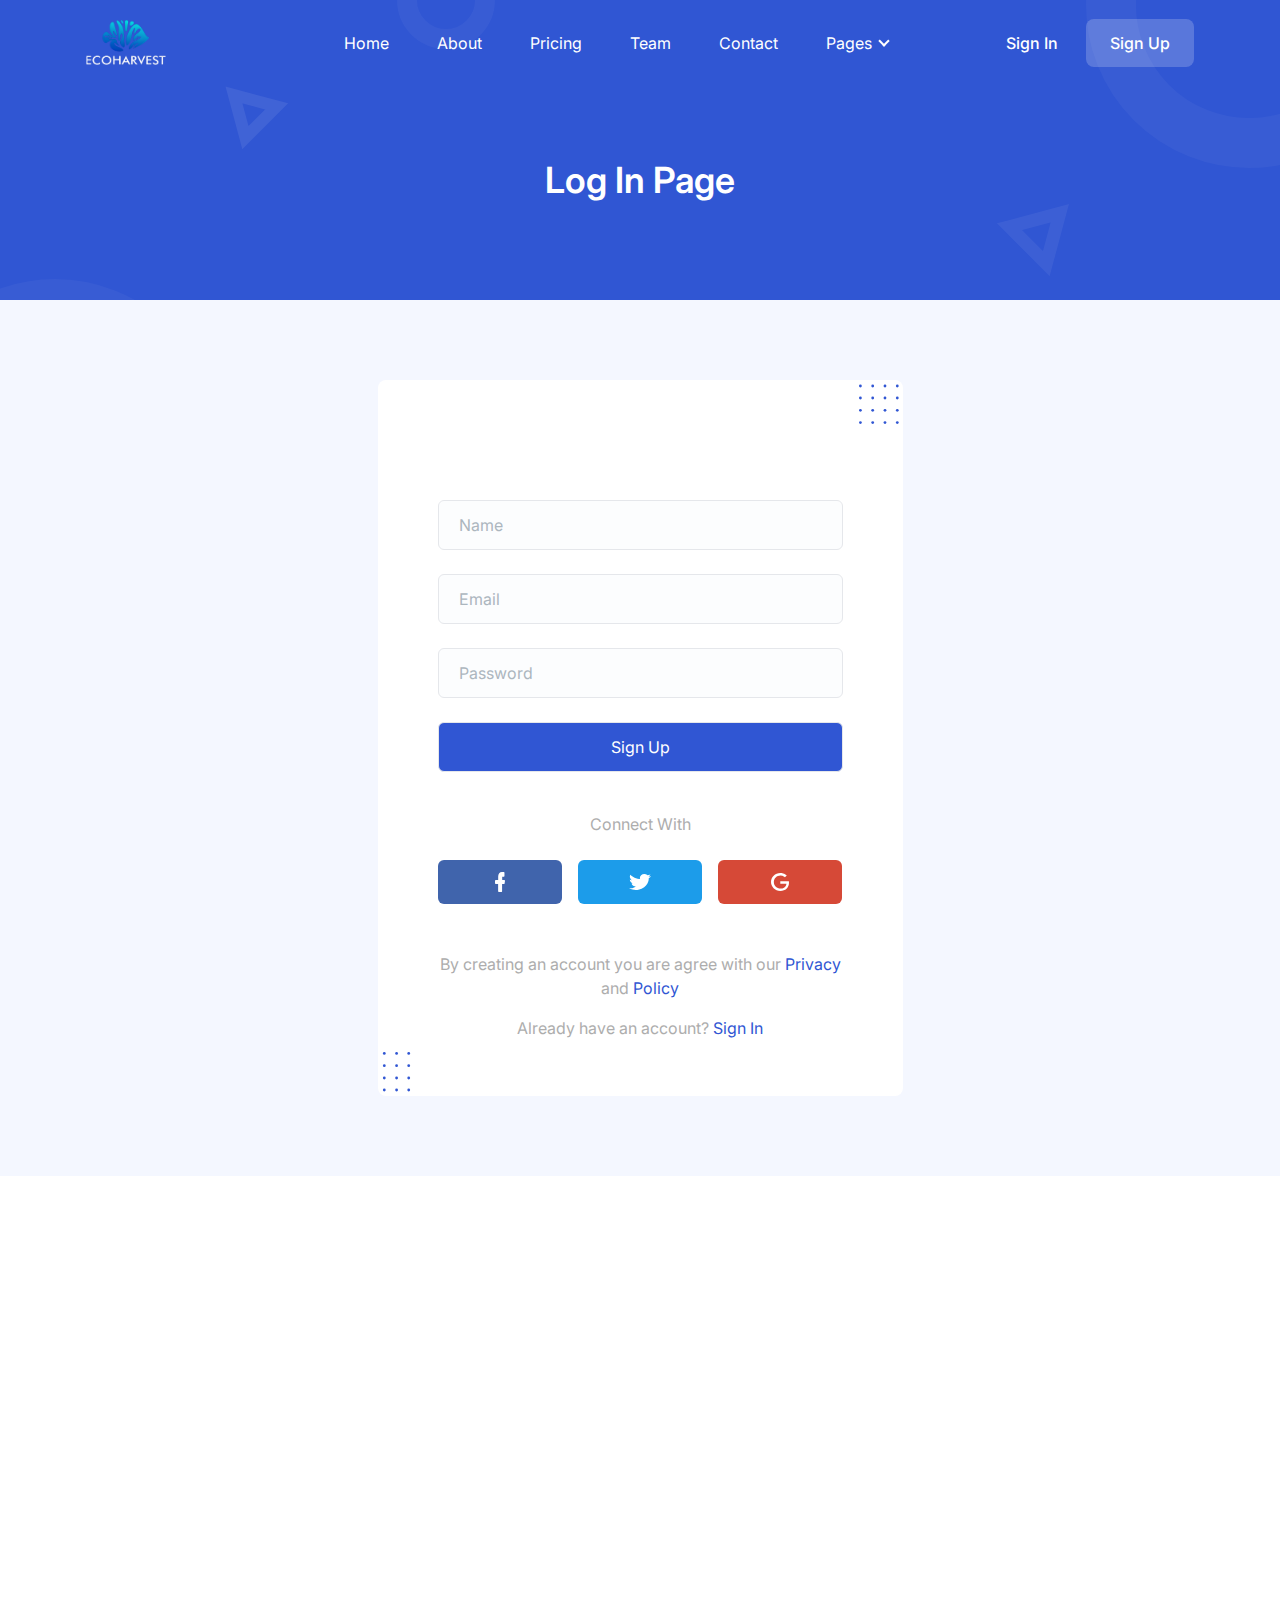
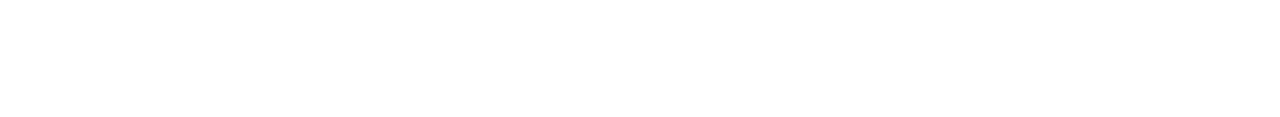
<file: signup.html>
<!DOCTYPE html>
<html lang="en">
  <head>
    <meta charset="UTF-8" />
    <meta http-equiv="X-UA-Compatible" content="IE=edge" />
    <meta name="viewport" content="width=device-width, initial-scale=1.0" />
    <title>Sign Up | Play Tailwind</title>
    <link
      rel="shortcut icon"
      href="assets/images/favicon.png"
      type="image/x-icon"
    />
    <link rel="stylesheet" href="assets/css/animate.css" />
    <link rel="stylesheet" href="assets/css/tailwind.css" />

    <!-- ==== WOW JS ==== -->
    <script src="assets/js/wow.min.js"></script>
    <script>
      new WOW().init();
    </script>
  </head>
  <body>
    <!-- ====== Navbar Section Start -->
    <div
      class="ud-header absolute top-0 left-0 z-40 flex w-full items-center bg-transparent"
    >
      <div class="container">
        <div class="relative -mx-4 flex items-center justify-between">
          <div class="w-60 max-w-full px-4">
            <a href="index.html" class="navbar-logo block w-full py-5">
              <img
                src="assets/images/logo/logo-white.svg"
                alt="logo"
                class="header-logo w-20"
              />
            </a>
          </div>
          <div class="flex w-full items-center justify-between px-4">
            <div>
              <button
                id="navbarToggler"
                class="absolute right-4 top-1/2 block -translate-y-1/2 rounded-lg px-3 py-[6px] ring-primary focus:ring-2 lg:hidden"
              >
                <span
                  class="relative my-[6px] block h-[2px] w-[30px] bg-white"
                ></span>
                <span
                  class="relative my-[6px] block h-[2px] w-[30px] bg-white"
                ></span>
                <span
                  class="relative my-[6px] block h-[2px] w-[30px] bg-white"
                ></span>
              </button>
              <nav
                id="navbarCollapse"
                class="absolute right-4 top-full hidden w-full max-w-[250px] rounded-lg bg-white py-5 shadow-lg lg:static lg:block lg:w-full lg:max-w-full lg:bg-transparent lg:py-0 lg:px-4 lg:shadow-none xl:px-6"
              >
                <ul class="blcok lg:flex">
                  <li class="group relative">
                    <a
                      href="#home"
                      class="ud-menu-scroll mx-8 flex py-2 text-base text-dark group-hover:text-primary lg:mr-0 lg:inline-flex lg:py-6 lg:px-0 lg:text-white lg:group-hover:text-white lg:group-hover:opacity-70"
                    >
                      Home
                    </a>
                  </li>
                  <li class="group relative">
                    <a
                      href="/#about"
                      class="ud-menu-scroll mx-8 flex py-2 text-base text-dark group-hover:text-primary lg:mr-0 lg:ml-7 lg:inline-flex lg:py-6 lg:px-0 lg:text-white lg:group-hover:text-white lg:group-hover:opacity-70 xl:ml-12"
                    >
                      About
                    </a>
                  </li>
                  <li class="group relative">
                    <a
                      href="/#pricing"
                      class="ud-menu-scroll mx-8 flex py-2 text-base text-dark group-hover:text-primary lg:mr-0 lg:ml-7 lg:inline-flex lg:py-6 lg:px-0 lg:text-white lg:group-hover:text-white lg:group-hover:opacity-70 xl:ml-12"
                    >
                      Pricing
                    </a>
                  </li>
                  <li class="group relative">
                    <a
                      href="/#team"
                      class="ud-menu-scroll mx-8 flex py-2 text-base text-dark group-hover:text-primary lg:mr-0 lg:ml-7 lg:inline-flex lg:py-6 lg:px-0 lg:text-white lg:group-hover:text-white lg:group-hover:opacity-70 xl:ml-12"
                    >
                      Team
                    </a>
                  </li>
                  <li class="group relative">
                    <a
                      href="/#contact"
                      class="ud-menu-scroll mx-8 flex py-2 text-base text-dark group-hover:text-primary lg:mr-0 lg:ml-7 lg:inline-flex lg:py-6 lg:px-0 lg:text-white lg:group-hover:text-white lg:group-hover:opacity-70 xl:ml-12"
                    >
                      Contact
                    </a>
                  </li>
                  <li class="submenu-item group relative">
                    <a
                      href="javascript:void(0)"
                      class="relative mx-8 flex py-2 text-base text-dark after:absolute after:right-1 after:top-1/2 after:mt-[-2px] after:h-2 after:w-2 after:-translate-y-1/2 after:rotate-45 after:border-b-2 after:border-r-2 after:border-current group-hover:text-primary lg:mr-0 lg:ml-8 lg:inline-flex lg:py-6 lg:pl-0 lg:pr-4 lg:text-white lg:after:right-0 lg:group-hover:text-white lg:group-hover:opacity-70 xl:ml-12"
                    >
                      Pages
                    </a>
                    <div
                      class="submenu relative top-full left-0 hidden w-[250px] rounded-sm bg-white p-4 transition-[top] duration-300 group-hover:opacity-100 lg:invisible lg:absolute lg:top-[110%] lg:block lg:opacity-0 lg:shadow-lg lg:group-hover:visible lg:group-hover:top-full"
                    >
                      <a
                        href="about.html"
                        class="block rounded py-[10px] px-4 text-sm text-body-color hover:text-primary"
                      >
                        About Page
                      </a>
                      <a
                        href="pricing.html"
                        class="block rounded py-[10px] px-4 text-sm text-body-color hover:text-primary"
                      >
                        Pricing Page
                      </a>
                      <a
                        href="contact.html"
                        class="block rounded py-[10px] px-4 text-sm text-body-color hover:text-primary"
                      >
                        Contact Page
                      </a>
                      <a
                        href="blog-grids.html"
                        class="block rounded py-[10px] px-4 text-sm text-body-color hover:text-primary"
                      >
                        Blog Grid Page
                      </a>
                      <a
                        href="blog-details.html"
                        class="block rounded py-[10px] px-4 text-sm text-body-color hover:text-primary"
                      >
                        Blog Details Page
                      </a>
                      <a
                        href="signup.html"
                        class="block rounded py-[10px] px-4 text-sm text-body-color hover:text-primary"
                      >
                        Sign Up Page
                      </a>
                      <a
                        href="signin.html"
                        class="block rounded py-[10px] px-4 text-sm text-body-color hover:text-primary"
                      >
                        Sign In Page
                      </a>
                      <a
                        href="404.html"
                        class="block rounded py-[10px] px-4 text-sm text-body-color hover:text-primary"
                      >
                        404 Page
                      </a>
                    </div>
                  </li>
                </ul>
              </nav>
            </div>
            <div class="hidden justify-end pr-16 sm:flex lg:pr-0">
              <a
                href="signin.html"
                class="loginBtn py-3 px-7 text-base font-medium text-white hover:opacity-70"
              >
                Sign In
              </a>
              <a
                href="signup.html"
                class="signUpBtn rounded-lg bg-white bg-opacity-20 py-3 px-6 text-base font-medium text-white duration-300 ease-in-out hover:bg-opacity-100 hover:text-dark"
              >
                Sign Up
              </a>
            </div>
          </div>
        </div>
      </div>
    </div>
    <!-- ====== Navbar Section End -->

    <!-- ====== Banner Section Start -->
    <div
      class="relative z-10 overflow-hidden bg-primary pt-[120px] pb-[100px] md:pt-[130px] lg:pt-[160px]"
    >
      <div class="container">
        <div class="-mx-4 flex flex-wrap items-center">
          <div class="w-full px-4">
            <div class="text-center">
              <h1 class="text-4xl font-semibold text-white">Log In Page</h1>
            </div>
          </div>
        </div>
      </div>
      <div>
        <span class="absolute top-0 left-0 z-[-1]">
          <svg
            width="495"
            height="470"
            viewBox="0 0 495 470"
            fill="none"
            xmlns="http://www.w3.org/2000/svg"
          >
            <circle
              cx="55"
              cy="442"
              r="138"
              stroke="white"
              stroke-opacity="0.04"
              stroke-width="50"
            />
            <circle
              cx="446"
              r="39"
              stroke="white"
              stroke-opacity="0.04"
              stroke-width="20"
            />
            <path
              d="M245.406 137.609L233.985 94.9852L276.609 106.406L245.406 137.609Z"
              stroke="white"
              stroke-opacity="0.08"
              stroke-width="12"
            />
          </svg>
        </span>
        <span class="absolute top-0 right-0 z-[-1]">
          <svg
            width="493"
            height="470"
            viewBox="0 0 493 470"
            fill="none"
            xmlns="http://www.w3.org/2000/svg"
          >
            <circle
              cx="462"
              cy="5"
              r="138"
              stroke="white"
              stroke-opacity="0.04"
              stroke-width="50"
            />
            <circle
              cx="49"
              cy="470"
              r="39"
              stroke="white"
              stroke-opacity="0.04"
              stroke-width="20"
            />
            <path
              d="M222.393 226.701L272.808 213.192L259.299 263.607L222.393 226.701Z"
              stroke="white"
              stroke-opacity="0.06"
              stroke-width="13"
            />
          </svg>
        </span>
      </div>
    </div>
    <!-- ====== Banner Section End -->

    <!-- ====== Forms Section Start -->
    <section class="bg-[#F4F7FF] py-14 lg:py-20">
      <div class="container">
        <div class="-mx-4 flex flex-wrap">
          <div class="w-full px-4">
            <div
              class="wow fadeInUp relative mx-auto max-w-[525px] overflow-hidden rounded-lg bg-white py-14 px-8 text-center sm:px-12 md:px-[60px]"
              data-wow-delay=".15s"
            >
              <div class="mb-10 text-center">
                <a
                  href="javascript:void(0)"
                  class="mx-auto inline-block max-w-[160px]"
                >
                  <img src="assets/images/logo/logo.svg" alt="logo" />
                </a>
              </div>
              <form>
                <div class="mb-6">
                  <input
                    type="text"
                    placeholder="Name"
                    class="bordder-[#E9EDF4] w-full rounded-md border bg-[#FCFDFE] py-3 px-5 text-base text-body-color placeholder-[#ACB6BE] outline-none transition focus:border-primary focus-visible:shadow-none"
                  />
                </div>
                <div class="mb-6">
                  <input
                    type="email"
                    placeholder="Email"
                    class="bordder-[#E9EDF4] w-full rounded-md border bg-[#FCFDFE] py-3 px-5 text-base text-body-color placeholder-[#ACB6BE] outline-none transition focus:border-primary focus-visible:shadow-none"
                  />
                </div>
                <div class="mb-6">
                  <input
                    type="password"
                    placeholder="Password"
                    class="bordder-[#E9EDF4] w-full rounded-md border bg-[#FCFDFE] py-3 px-5 text-base text-body-color placeholder-[#ACB6BE] outline-none transition focus:border-primary focus-visible:shadow-none"
                  />
                </div>
                <div class="mb-10">
                  <input
                    type="submit"
                    value="Sign Up"
                    class="bordder-primary w-full cursor-pointer rounded-md border bg-primary py-3 px-5 text-base text-white transition duration-300 ease-in-out hover:shadow-md"
                  />
                </div>
              </form>
              <p class="mb-6 text-base text-[#adadad]">Connect With</p>
              <ul class="-mx-2 mb-12 flex justify-between">
                <li class="w-full px-2">
                  <a
                    href="javascript:void(0)"
                    class="flex h-11 items-center justify-center rounded-md bg-[#4064AC] transition hover:bg-opacity-90"
                  >
                    <svg
                      width="10"
                      height="20"
                      viewBox="0 0 10 20"
                      fill="none"
                      xmlns="http://www.w3.org/2000/svg"
                    >
                      <path
                        d="M9.29878 8H7.74898H7.19548V7.35484V5.35484V4.70968H7.74898H8.91133C9.21575 4.70968 9.46483 4.45161 9.46483 4.06452V0.645161C9.46483 0.290323 9.24343 0 8.91133 0H6.89106C4.70474 0 3.18262 1.80645 3.18262 4.48387V7.29032V7.93548H2.62912H0.747223C0.359774 7.93548 0 8.29032 0 8.80645V11.129C0 11.5806 0.304424 12 0.747223 12H2.57377H3.12727V12.6452V19.129C3.12727 19.5806 3.43169 20 3.87449 20H6.47593C6.64198 20 6.78036 19.9032 6.89106 19.7742C7.00176 19.6452 7.08478 19.4194 7.08478 19.2258V12.6774V12.0323H7.66596H8.91133C9.2711 12.0323 9.54785 11.7742 9.6032 11.3871V11.3548V11.3226L9.99065 9.09677C10.0183 8.87097 9.99065 8.6129 9.8246 8.35484C9.76925 8.19355 9.52018 8.03226 9.29878 8Z"
                        fill="white"
                      />
                    </svg>
                  </a>
                </li>
                <li class="w-full px-2">
                  <a
                    href="javascript:void(0)"
                    class="flex h-11 items-center justify-center rounded-md bg-[#1C9CEA] transition hover:bg-opacity-90"
                  >
                    <svg
                      width="22"
                      height="16"
                      viewBox="0 0 22 16"
                      fill="none"
                      xmlns="http://www.w3.org/2000/svg"
                    >
                      <path
                        d="M19.5516 2.75538L20.9 1.25245C21.2903 0.845401 21.3968 0.53229 21.4323 0.375734C20.3677 0.939335 19.3742 1.1272 18.7355 1.1272H18.4871L18.3452 1.00196C17.4935 0.344423 16.429 0 15.2935 0C12.8097 0 10.8581 1.81605 10.8581 3.91389C10.8581 4.03914 10.8581 4.22701 10.8935 4.35225L11 4.97847L10.2548 4.94716C5.7129 4.82192 1.9871 1.37769 1.38387 0.782779C0.390323 2.34834 0.958064 3.85127 1.56129 4.79061L2.76774 6.54403L0.851613 5.6047C0.887097 6.91977 1.45484 7.95303 2.55484 8.7045L3.5129 9.33072L2.55484 9.67515C3.15806 11.272 4.50645 11.9296 5.5 12.18L6.8129 12.4932L5.57097 13.2446C3.58387 14.4971 1.1 14.4031 0 14.3092C2.23548 15.6869 4.89677 16 6.74194 16C8.12581 16 9.15484 15.8748 9.40322 15.7808C19.3387 13.7143 19.8 5.8865 19.8 4.32094V4.10176L20.0129 3.97652C21.2194 2.97456 21.7161 2.44227 22 2.12916C21.8935 2.16047 21.7516 2.22309 21.6097 2.2544L19.5516 2.75538Z"
                        fill="white"
                      />
                    </svg>
                  </a>
                </li>
                <li class="w-full px-2">
                  <a
                    href="javascript:void(0)"
                    class="flex h-11 items-center justify-center rounded-md bg-[#D64937] transition hover:bg-opacity-90"
                  >
                    <svg
                      width="18"
                      height="18"
                      viewBox="0 0 18 18"
                      fill="none"
                      xmlns="http://www.w3.org/2000/svg"
                    >
                      <path
                        d="M17.8477 8.17132H9.29628V10.643H15.4342C15.1065 14.0743 12.2461 15.5574 9.47506 15.5574C5.95916 15.5574 2.8306 12.8821 2.8306 9.01461C2.8306 5.29251 5.81018 2.47185 9.47506 2.47185C12.2759 2.47185 13.9742 4.24567 13.9742 4.24567L15.7024 2.47185C15.7024 2.47185 13.3783 0.000145544 9.35587 0.000145544C4.05223 -0.0289334 0 4.30383 0 8.98553C0 13.5218 3.81386 18 9.44526 18C14.4212 18 17.9967 14.7141 17.9967 9.79974C18.0264 8.78198 17.8477 8.17132 17.8477 8.17132Z"
                        fill="white"
                      />
                    </svg>
                  </a>
                </li>
              </ul>

              <p class="mb-4 text-base text-[#adadad]">
                By creating an account you are agree with our
                <a
                  href="javascript:void(0)"
                  class="text-primary hover:underline"
                >
                  Privacy
                </a>
                and
                <a
                  href="javascript:void(0)"
                  class="text-primary hover:underline"
                >
                  Policy
                </a>
              </p>

              <p class="text-base text-[#adadad]">
                Already have an account?
                <a href="signin.html" class="text-primary hover:underline">
                  Sign In
                </a>
              </p>

              <div>
                <span class="absolute top-1 right-1">
                  <svg
                    width="40"
                    height="40"
                    viewBox="0 0 40 40"
                    fill="none"
                    xmlns="http://www.w3.org/2000/svg"
                  >
                    <circle
                      cx="1.39737"
                      cy="38.6026"
                      r="1.39737"
                      transform="rotate(-90 1.39737 38.6026)"
                      fill="#3056D3"
                    />
                    <circle
                      cx="1.39737"
                      cy="1.99122"
                      r="1.39737"
                      transform="rotate(-90 1.39737 1.99122)"
                      fill="#3056D3"
                    />
                    <circle
                      cx="13.6943"
                      cy="38.6026"
                      r="1.39737"
                      transform="rotate(-90 13.6943 38.6026)"
                      fill="#3056D3"
                    />
                    <circle
                      cx="13.6943"
                      cy="1.99122"
                      r="1.39737"
                      transform="rotate(-90 13.6943 1.99122)"
                      fill="#3056D3"
                    />
                    <circle
                      cx="25.9911"
                      cy="38.6026"
                      r="1.39737"
                      transform="rotate(-90 25.9911 38.6026)"
                      fill="#3056D3"
                    />
                    <circle
                      cx="25.9911"
                      cy="1.99122"
                      r="1.39737"
                      transform="rotate(-90 25.9911 1.99122)"
                      fill="#3056D3"
                    />
                    <circle
                      cx="38.288"
                      cy="38.6026"
                      r="1.39737"
                      transform="rotate(-90 38.288 38.6026)"
                      fill="#3056D3"
                    />
                    <circle
                      cx="38.288"
                      cy="1.99122"
                      r="1.39737"
                      transform="rotate(-90 38.288 1.99122)"
                      fill="#3056D3"
                    />
                    <circle
                      cx="1.39737"
                      cy="26.3057"
                      r="1.39737"
                      transform="rotate(-90 1.39737 26.3057)"
                      fill="#3056D3"
                    />
                    <circle
                      cx="13.6943"
                      cy="26.3057"
                      r="1.39737"
                      transform="rotate(-90 13.6943 26.3057)"
                      fill="#3056D3"
                    />
                    <circle
                      cx="25.9911"
                      cy="26.3057"
                      r="1.39737"
                      transform="rotate(-90 25.9911 26.3057)"
                      fill="#3056D3"
                    />
                    <circle
                      cx="38.288"
                      cy="26.3057"
                      r="1.39737"
                      transform="rotate(-90 38.288 26.3057)"
                      fill="#3056D3"
                    />
                    <circle
                      cx="1.39737"
                      cy="14.0086"
                      r="1.39737"
                      transform="rotate(-90 1.39737 14.0086)"
                      fill="#3056D3"
                    />
                    <circle
                      cx="13.6943"
                      cy="14.0086"
                      r="1.39737"
                      transform="rotate(-90 13.6943 14.0086)"
                      fill="#3056D3"
                    />
                    <circle
                      cx="25.9911"
                      cy="14.0086"
                      r="1.39737"
                      transform="rotate(-90 25.9911 14.0086)"
                      fill="#3056D3"
                    />
                    <circle
                      cx="38.288"
                      cy="14.0086"
                      r="1.39737"
                      transform="rotate(-90 38.288 14.0086)"
                      fill="#3056D3"
                    />
                  </svg>
                </span>
                <span class="absolute left-1 bottom-1">
                  <svg
                    width="29"
                    height="40"
                    viewBox="0 0 29 40"
                    fill="none"
                    xmlns="http://www.w3.org/2000/svg"
                  >
                    <circle
                      cx="2.288"
                      cy="25.9912"
                      r="1.39737"
                      transform="rotate(-90 2.288 25.9912)"
                      fill="#3056D3"
                    />
                    <circle
                      cx="14.5849"
                      cy="25.9911"
                      r="1.39737"
                      transform="rotate(-90 14.5849 25.9911)"
                      fill="#3056D3"
                    />
                    <circle
                      cx="26.7216"
                      cy="25.9911"
                      r="1.39737"
                      transform="rotate(-90 26.7216 25.9911)"
                      fill="#3056D3"
                    />
                    <circle
                      cx="2.288"
                      cy="13.6944"
                      r="1.39737"
                      transform="rotate(-90 2.288 13.6944)"
                      fill="#3056D3"
                    />
                    <circle
                      cx="14.5849"
                      cy="13.6943"
                      r="1.39737"
                      transform="rotate(-90 14.5849 13.6943)"
                      fill="#3056D3"
                    />
                    <circle
                      cx="26.7216"
                      cy="13.6943"
                      r="1.39737"
                      transform="rotate(-90 26.7216 13.6943)"
                      fill="#3056D3"
                    />
                    <circle
                      cx="2.288"
                      cy="38.0087"
                      r="1.39737"
                      transform="rotate(-90 2.288 38.0087)"
                      fill="#3056D3"
                    />
                    <circle
                      cx="2.288"
                      cy="1.39739"
                      r="1.39737"
                      transform="rotate(-90 2.288 1.39739)"
                      fill="#3056D3"
                    />
                    <circle
                      cx="14.5849"
                      cy="38.0089"
                      r="1.39737"
                      transform="rotate(-90 14.5849 38.0089)"
                      fill="#3056D3"
                    />
                    <circle
                      cx="26.7216"
                      cy="38.0089"
                      r="1.39737"
                      transform="rotate(-90 26.7216 38.0089)"
                      fill="#3056D3"
                    />
                    <circle
                      cx="14.5849"
                      cy="1.39761"
                      r="1.39737"
                      transform="rotate(-90 14.5849 1.39761)"
                      fill="#3056D3"
                    />
                    <circle
                      cx="26.7216"
                      cy="1.39761"
                      r="1.39737"
                      transform="rotate(-90 26.7216 1.39761)"
                      fill="#3056D3"
                    />
                  </svg>
                </span>
              </div>
            </div>
          </div>
        </div>
      </div>
    </section>
    <!-- ====== Forms Section End -->

    <!-- ====== Footer Section Start -->
    <footer
      class="wow fadeInUp relative z-10 bg-black pt-20 lg:pt-[120px]"
      data-wow-delay=".15s"
    >
      <div class="container">
        <div class="-mx-4 flex flex-wrap">
          <div class="w-full px-4 sm:w-1/2 md:w-1/2 lg:w-4/12 xl:w-3/12">
            <div class="mb-10 w-full">
              <a
                href="javascript:void(0)"
                class="mb-6 inline-block max-w-[160px]"
              >
                <img
                  src="assets/images/logo/logo-white.svg"
                  alt="logo"
                  class="max-w-full"
                />
              </a>
              <p class="mb-7 text-base text-[#f3f4fe]">
                We create digital experiences for brands and companies by using
                technology.
              </p>
              <div class="-mx-3 flex items-center">
                <a
                  href="javascript:void(0)"
                  class="px-3 text-[#dddddd] hover:text-white"
                >
                  <svg
                    width="10"
                    height="18"
                    viewBox="0 0 10 18"
                    class="fill-current"
                  >
                    <path
                      d="M9.00007 6.82105H7.50006H6.96434V6.27097V4.56571V4.01562H7.50006H8.62507C8.91971 4.01562 9.16078 3.79559 9.16078 3.46554V0.550085C9.16078 0.247538 8.9465 0 8.62507 0H6.66969C4.55361 0 3.08038 1.54024 3.08038 3.82309V6.21596V6.76605H2.54466H0.72322C0.348217 6.76605 0 7.06859 0 7.50866V9.48897C0 9.87402 0.294645 10.2316 0.72322 10.2316H2.49109H3.02681V10.7817V16.31C3.02681 16.6951 3.32145 17.0526 3.75003 17.0526H6.26791C6.42862 17.0526 6.56255 16.9701 6.66969 16.8601C6.77684 16.7501 6.8572 16.5576 6.8572 16.3925V10.8092V10.2591H7.4197H8.62507C8.97328 10.2591 9.24114 10.0391 9.29471 9.709V9.6815V9.65399L9.66972 7.7562C9.6965 7.56367 9.66972 7.34363 9.509 7.1236C9.45543 6.98608 9.21436 6.84856 9.00007 6.82105Z"
                    />
                  </svg>
                </a>
                <a
                  href="javascript:void(0)"
                  class="px-3 text-[#dddddd] hover:text-white"
                >
                  <svg
                    width="19"
                    height="15"
                    viewBox="0 0 19 15"
                    class="fill-current"
                  >
                    <path
                      d="M16.2622 3.17878L17.33 1.93293C17.6391 1.59551 17.7234 1.33595 17.7515 1.20618C16.9085 1.67337 16.1217 1.82911 15.6159 1.82911H15.4192L15.3068 1.72528C14.6324 1.18022 13.7894 0.894714 12.8902 0.894714C10.9233 0.894714 9.37779 2.40012 9.37779 4.13913C9.37779 4.24295 9.37779 4.39868 9.40589 4.5025L9.49019 5.02161L8.90009 4.99565C5.30334 4.89183 2.35288 2.03675 1.87518 1.5436C1.08839 2.84136 1.53799 4.08722 2.01568 4.86587L2.97107 6.31937L1.45369 5.54071C1.48179 6.63084 1.93138 7.48736 2.80247 8.11029L3.56116 8.62939L2.80247 8.9149C3.28017 10.2386 4.34795 10.7837 5.13474 10.9913L6.17443 11.2509L5.19094 11.8738C3.61736 12.912 1.65039 12.8342 0.779297 12.7563C2.54957 13.8983 4.65705 14.1579 6.11823 14.1579C7.21412 14.1579 8.02901 14.0541 8.2257 13.9762C16.0936 12.2631 16.4589 5.77431 16.4589 4.47655V4.29486L16.6275 4.19104C17.5829 3.36047 17.9763 2.91923 18.2011 2.65967C18.1168 2.68563 18.0044 2.73754 17.892 2.7635L16.2622 3.17878Z"
                    />
                  </svg>
                </a>
                <a
                  href="javascript:void(0)"
                  class="px-3 text-[#dddddd] hover:text-white"
                >
                  <svg
                    width="18"
                    height="18"
                    viewBox="0 0 18 18"
                    class="fill-current"
                  >
                    <path
                      d="M8.91688 12.4995C10.6918 12.4995 12.1306 11.0911 12.1306 9.35385C12.1306 7.61655 10.6918 6.20819 8.91688 6.20819C7.14197 6.20819 5.70312 7.61655 5.70312 9.35385C5.70312 11.0911 7.14197 12.4995 8.91688 12.4995Z"
                    />
                    <path
                      d="M12.4078 0.947388H5.37075C2.57257 0.947388 0.300781 3.17104 0.300781 5.90993V12.7436C0.300781 15.5367 2.57257 17.7604 5.37075 17.7604H12.3524C15.2059 17.7604 17.4777 15.5367 17.4777 12.7978V5.90993C17.4777 3.17104 15.2059 0.947388 12.4078 0.947388ZM8.91696 13.4758C6.56206 13.4758 4.70584 11.6047 4.70584 9.35389C4.70584 7.10312 6.58976 5.23199 8.91696 5.23199C11.2165 5.23199 13.1004 7.10312 13.1004 9.35389C13.1004 11.6047 11.2442 13.4758 8.91696 13.4758ZM14.735 5.61164C14.4579 5.90993 14.0423 6.07264 13.5714 6.07264C13.1558 6.07264 12.7402 5.90993 12.4078 5.61164C12.103 5.31334 11.9368 4.9337 11.9368 4.47269C11.9368 4.01169 12.103 3.65916 12.4078 3.33375C12.7125 3.00834 13.1004 2.84563 13.5714 2.84563C13.9869 2.84563 14.4302 3.00834 14.735 3.30663C15.012 3.65916 15.2059 4.06593 15.2059 4.49981C15.1782 4.9337 15.012 5.31334 14.735 5.61164Z"
                    />
                    <path
                      d="M13.5985 3.82184C13.2383 3.82184 12.9336 4.12013 12.9336 4.47266C12.9336 4.82519 13.2383 5.12349 13.5985 5.12349C13.9587 5.12349 14.2634 4.82519 14.2634 4.47266C14.2634 4.12013 13.9864 3.82184 13.5985 3.82184Z"
                    />
                  </svg>
                </a>
                <a
                  href="javascript:void(0)"
                  class="px-3 text-[#dddddd] hover:text-white"
                >
                  <svg
                    width="18"
                    height="18"
                    viewBox="0 0 18 18"
                    class="fill-current"
                  >
                    <path
                      d="M16.7821 0.947388H1.84847C1.14272 0.947388 0.578125 1.49747 0.578125 2.18508V16.7623C0.578125 17.4224 1.14272 18 1.84847 18H16.7257C17.4314 18 17.996 17.4499 17.996 16.7623V2.15757C18.0525 1.49747 17.4879 0.947388 16.7821 0.947388ZM5.7442 15.4421H3.17528V7.32837H5.7442V15.4421ZM4.44563 6.2007C3.59873 6.2007 2.94944 5.5406 2.94944 4.74297C2.94944 3.94535 3.62696 3.28525 4.44563 3.28525C5.26429 3.28525 5.94181 3.94535 5.94181 4.74297C5.94181 5.5406 5.32075 6.2007 4.44563 6.2007ZM15.4835 15.4421H12.9146V11.509C12.9146 10.5739 12.8864 9.33618 11.5596 9.33618C10.2045 9.33618 10.0069 10.3813 10.0069 11.4265V15.4421H7.438V7.32837H9.95046V8.45605H9.9787C10.3457 7.79594 11.1644 7.13584 12.4347 7.13584C15.0601 7.13584 15.54 8.7861 15.54 11.0414V15.4421H15.4835Z"
                    />
                  </svg>
                </a>
              </div>
            </div>
          </div>
          <div class="w-full px-4 sm:w-1/2 md:w-1/2 lg:w-2/12 xl:w-2/12">
            <div class="mb-10 w-full">
              <h4 class="mb-9 text-lg font-semibold text-white">About Us</h4>
              <ul>
                <li>
                  <a
                    href="javascript:void(0)"
                    class="mb-2 inline-block text-base leading-loose text-[#f3f4fe] hover:text-primary"
                  >
                    Home
                  </a>
                </li>
                <li>
                  <a
                    href="javascript:void(0)"
                    class="mb-2 inline-block text-base leading-loose text-[#f3f4fe] hover:text-primary"
                  >
                    Features
                  </a>
                </li>
                <li>
                  <a
                    href="javascript:void(0)"
                    class="mb-2 inline-block text-base leading-loose text-[#f3f4fe] hover:text-primary"
                  >
                    About
                  </a>
                </li>
                <li>
                  <a
                    href="javascript:void(0)"
                    class="mb-2 inline-block text-base leading-loose text-[#f3f4fe] hover:text-primary"
                  >
                    Testimonial
                  </a>
                </li>
              </ul>
            </div>
          </div>
          <div class="w-full px-4 sm:w-1/2 md:w-1/2 lg:w-3/12 xl:w-2/12">
            <div class="mb-10 w-full">
              <h4 class="mb-9 text-lg font-semibold text-white">Features</h4>
              <ul>
                <li>
                  <a
                    href="javascript:void(0)"
                    class="mb-2 inline-block text-base leading-loose text-[#f3f4fe] hover:text-primary"
                  >
                    How it works
                  </a>
                </li>
                <li>
                  <a
                    href="javascript:void(0)"
                    class="mb-2 inline-block text-base leading-loose text-[#f3f4fe] hover:text-primary"
                  >
                    Privacy policy
                  </a>
                </li>
                <li>
                  <a
                    href="javascript:void(0)"
                    class="mb-2 inline-block text-base leading-loose text-[#f3f4fe] hover:text-primary"
                  >
                    Terms of Service
                  </a>
                </li>
                <li>
                  <a
                    href="javascript:void(0)"
                    class="mb-2 inline-block text-base leading-loose text-[#f3f4fe] hover:text-primary"
                  >
                    Refund policy
                  </a>
                </li>
              </ul>
            </div>
          </div>
          <div class="w-full px-4 sm:w-1/2 md:w-1/2 lg:w-3/12 xl:w-2/12">
            <div class="mb-10 w-full">
              <h4 class="mb-9 text-lg font-semibold text-white">
                Our Products
              </h4>
              <ul>
                <li>
                  <a
                    href="javascript:void(0)"
                    class="mb-2 inline-block text-base leading-loose text-[#f3f4fe] hover:text-primary"
                  >
                    LineIcons
                  </a>
                </li>
                <li>
                  <a
                    href="javascript:void(0)"
                    class="mb-2 inline-block text-base leading-loose text-[#f3f4fe] hover:text-primary"
                  >
                    Ecommerce HTML
                  </a>
                </li>
                <li>
                  <a
                    href="javascript:void(0)"
                    class="mb-2 inline-block text-base leading-loose text-[#f3f4fe] hover:text-primary"
                  >
                    Ayro UI
                  </a>
                </li>
                <li>
                  <a
                    href="javascript:void(0)"
                    class="mb-2 inline-block text-base leading-loose text-[#f3f4fe] hover:text-primary"
                  >
                    PlainAdmin
                  </a>
                </li>
              </ul>
            </div>
          </div>
          <div class="w-full px-4 md:w-2/3 lg:w-6/12 xl:w-3/12">
            <div class="mb-10 w-full">
              <h4 class="mb-9 text-lg font-semibold text-white">Partners</h4>
              <ul class="flex flex-wrap items-center">
                <li>
                  <a
                    href="https://tailgrids.com"
                    rel="nofollow noopner"
                    target="_blank"
                    class="mb-6 mr-5 block max-w-[120px] xl:max-w-[100px] 2xl:max-w-[120px]"
                  >
                    <img
                      src="assets/images/footer/brands/tailgrids.svg"
                      alt="tailgrids"
                    />
                  </a>
                </li>
                <li>
                  <a
                    href="https://ayroui.com"
                    rel="nofollow noopner"
                    target="_blank"
                    class="mb-6 mr-5 block max-w-[120px] xl:max-w-[100px] 2xl:max-w-[120px]"
                  >
                    <img
                      src="assets/images/footer/brands/ayroui.svg"
                      alt="ayroui"
                    />
                  </a>
                </li>
                <li>
                  <a
                    href="https://ecommercehtml.com"
                    rel="nofollow noopner"
                    target="_blank"
                    class="mb-6 mr-5 block max-w-[120px] xl:max-w-[100px] 2xl:max-w-[120px]"
                  >
                    <img
                      src="assets/images/footer/brands/ecommerce-html.svg"
                      alt="ecommerce-html"
                    />
                  </a>
                </li>
                <li>
                  <a
                    href="https://graygrids.com"
                    rel="nofollow noopner"
                    target="_blank"
                    class="mb-6 mr-5 block max-w-[120px] xl:max-w-[100px] 2xl:max-w-[120px]"
                  >
                    <img
                      src="assets/images/footer/brands/graygrids.svg"
                      alt="graygrids"
                    />
                  </a>
                </li>
                <li>
                  <a
                    href="https://lineicons.com"
                    rel="nofollow noopner"
                    target="_blank"
                    class="mb-6 mr-5 block max-w-[120px] xl:max-w-[100px] 2xl:max-w-[120px]"
                  >
                    <img
                      src="assets/images/footer/brands/lineicons.svg"
                      alt="lineicons"
                    />
                  </a>
                </li>
                <li>
                  <a
                    href="https://uideck.com"
                    rel="nofollow noopner"
                    target="_blank"
                    class="mb-6 mr-5 block max-w-[120px] xl:max-w-[100px] 2xl:max-w-[120px]"
                  >
                    <img
                      src="assets/images/footer/brands/uideck.svg"
                      alt="uideck"
                    />
                  </a>
                </li>
              </ul>
            </div>
          </div>
        </div>
      </div>

      <div class="mt-12 border-t border-opacity-40 py-8 lg:mt-[60px]">
        <div class="container">
          <div class="-mx-4 flex flex-wrap">
            <div class="w-full px-4 md:w-2/3 lg:w-1/2">
              <div class="my-1">
                <div
                  class="-mx-3 flex items-center justify-center md:justify-start"
                >
                  <a
                    href="javascript:void(0)"
                    class="px-3 text-base text-[#f3f4fe] hover:text-primary"
                  >
                    Privacy policy
                  </a>
                  <a
                    href="javascript:void(0)"
                    class="px-3 text-base text-[#f3f4fe] hover:text-primary"
                  >
                    Legal notice
                  </a>
                  <a
                    href="javascript:void(0)"
                    class="px-3 text-base text-[#f3f4fe] hover:text-primary"
                  >
                    Terms of service
                  </a>
                </div>
              </div>
            </div>
            <div class="w-full px-4 md:w-1/3 lg:w-1/2">
              <div class="my-1 flex justify-center md:justify-end">
                <p class="text-base text-[#f3f4fe]">
                  Designed and Developed by
                  <a
                    href="https://tailgrids.com"
                    rel="nofollow noopner"
                    target="_blank"
                    class="text-primary hover:underline"
                  >
                    TailGrids and UIdeck
                  </a>
                </p>
              </div>
            </div>
          </div>
        </div>
      </div>

      <div>
        <span class="absolute left-0 top-0 z-[-1]">
          <img src="assets/images/footer/shape-1.svg" alt="" />
        </span>

        <span class="absolute bottom-0 right-0 z-[-1]">
          <img src="assets/images/footer/shape-3.svg" alt="" />
        </span>

        <span class="absolute top-0 right-0 z-[-1]">
          <svg
            width="102"
            height="102"
            viewBox="0 0 102 102"
            fill="none"
            xmlns="http://www.w3.org/2000/svg"
          >
            <path
              d="M1.8667 33.1956C2.89765 33.1956 3.7334 34.0318 3.7334 35.0633C3.7334 36.0947 2.89765 36.9309 1.8667 36.9309C0.835744 36.9309 4.50645e-08 36.0947 0 35.0633C-4.50645e-08 34.0318 0.835744 33.1956 1.8667 33.1956Z"
              fill="white"
              fill-opacity="0.08"
            ></path>
            <path
              d="M18.2939 33.1956C19.3249 33.1956 20.1606 34.0318 20.1606 35.0633C20.1606 36.0947 19.3249 36.9309 18.2939 36.9309C17.263 36.9309 16.4272 36.0947 16.4272 35.0633C16.4272 34.0318 17.263 33.1956 18.2939 33.1956Z"
              fill="white"
              fill-opacity="0.08"
            ></path>
            <path
              d="M34.7209 33.195C35.7519 33.195 36.5876 34.0311 36.5876 35.0626C36.5876 36.0941 35.7519 36.9303 34.7209 36.9303C33.69 36.9303 32.8542 36.0941 32.8542 35.0626C32.8542 34.0311 33.69 33.195 34.7209 33.195Z"
              fill="white"
              fill-opacity="0.08"
            ></path>
            <path
              d="M50.9341 33.195C51.965 33.195 52.8008 34.0311 52.8008 35.0626C52.8008 36.0941 51.965 36.9303 50.9341 36.9303C49.9031 36.9303 49.0674 36.0941 49.0674 35.0626C49.0674 34.0311 49.9031 33.195 50.9341 33.195Z"
              fill="white"
              fill-opacity="0.08"
            ></path>
            <path
              d="M1.8667 16.7605C2.89765 16.7605 3.7334 17.5966 3.7334 18.6281C3.7334 19.6596 2.89765 20.4957 1.8667 20.4957C0.835744 20.4957 4.50645e-08 19.6596 0 18.6281C-4.50645e-08 17.5966 0.835744 16.7605 1.8667 16.7605Z"
              fill="white"
              fill-opacity="0.08"
            ></path>
            <path
              d="M18.2939 16.7605C19.3249 16.7605 20.1606 17.5966 20.1606 18.6281C20.1606 19.6596 19.3249 20.4957 18.2939 20.4957C17.263 20.4957 16.4272 19.6596 16.4272 18.6281C16.4272 17.5966 17.263 16.7605 18.2939 16.7605Z"
              fill="white"
              fill-opacity="0.08"
            ></path>
            <path
              d="M34.7209 16.7605C35.7519 16.7605 36.5876 17.5966 36.5876 18.6281C36.5876 19.6596 35.7519 20.4957 34.7209 20.4957C33.69 20.4957 32.8542 19.6596 32.8542 18.6281C32.8542 17.5966 33.69 16.7605 34.7209 16.7605Z"
              fill="white"
              fill-opacity="0.08"
            ></path>
            <path
              d="M50.9341 16.7605C51.965 16.7605 52.8008 17.5966 52.8008 18.6281C52.8008 19.6596 51.965 20.4957 50.9341 20.4957C49.9031 20.4957 49.0674 19.6596 49.0674 18.6281C49.0674 17.5966 49.9031 16.7605 50.9341 16.7605Z"
              fill="white"
              fill-opacity="0.08"
            ></path>
            <path
              d="M1.8667 0.324951C2.89765 0.324951 3.7334 1.16115 3.7334 2.19261C3.7334 3.22408 2.89765 4.06024 1.8667 4.06024C0.835744 4.06024 4.50645e-08 3.22408 0 2.19261C-4.50645e-08 1.16115 0.835744 0.324951 1.8667 0.324951Z"
              fill="white"
              fill-opacity="0.08"
            ></path>
            <path
              d="M18.2939 0.324951C19.3249 0.324951 20.1606 1.16115 20.1606 2.19261C20.1606 3.22408 19.3249 4.06024 18.2939 4.06024C17.263 4.06024 16.4272 3.22408 16.4272 2.19261C16.4272 1.16115 17.263 0.324951 18.2939 0.324951Z"
              fill="white"
              fill-opacity="0.08"
            ></path>
            <path
              d="M34.7209 0.325302C35.7519 0.325302 36.5876 1.16147 36.5876 2.19293C36.5876 3.2244 35.7519 4.06056 34.7209 4.06056C33.69 4.06056 32.8542 3.2244 32.8542 2.19293C32.8542 1.16147 33.69 0.325302 34.7209 0.325302Z"
              fill="white"
              fill-opacity="0.08"
            ></path>
            <path
              d="M50.9341 0.325302C51.965 0.325302 52.8008 1.16147 52.8008 2.19293C52.8008 3.2244 51.965 4.06056 50.9341 4.06056C49.9031 4.06056 49.0674 3.2244 49.0674 2.19293C49.0674 1.16147 49.9031 0.325302 50.9341 0.325302Z"
              fill="white"
              fill-opacity="0.08"
            ></path>
            <path
              d="M66.9037 33.1956C67.9346 33.1956 68.7704 34.0318 68.7704 35.0633C68.7704 36.0947 67.9346 36.9309 66.9037 36.9309C65.8727 36.9309 65.037 36.0947 65.037 35.0633C65.037 34.0318 65.8727 33.1956 66.9037 33.1956Z"
              fill="white"
              fill-opacity="0.08"
            ></path>
            <path
              d="M83.3307 33.1956C84.3616 33.1956 85.1974 34.0318 85.1974 35.0633C85.1974 36.0947 84.3616 36.9309 83.3307 36.9309C82.2997 36.9309 81.464 36.0947 81.464 35.0633C81.464 34.0318 82.2997 33.1956 83.3307 33.1956Z"
              fill="white"
              fill-opacity="0.08"
            ></path>
            <path
              d="M99.7576 33.1956C100.789 33.1956 101.624 34.0318 101.624 35.0633C101.624 36.0947 100.789 36.9309 99.7576 36.9309C98.7266 36.9309 97.8909 36.0947 97.8909 35.0633C97.8909 34.0318 98.7266 33.1956 99.7576 33.1956Z"
              fill="white"
              fill-opacity="0.08"
            ></path>
            <path
              d="M66.9037 16.7605C67.9346 16.7605 68.7704 17.5966 68.7704 18.6281C68.7704 19.6596 67.9346 20.4957 66.9037 20.4957C65.8727 20.4957 65.037 19.6596 65.037 18.6281C65.037 17.5966 65.8727 16.7605 66.9037 16.7605Z"
              fill="white"
              fill-opacity="0.08"
            ></path>
            <path
              d="M83.3307 16.7605C84.3616 16.7605 85.1974 17.5966 85.1974 18.6281C85.1974 19.6596 84.3616 20.4957 83.3307 20.4957C82.2997 20.4957 81.464 19.6596 81.464 18.6281C81.464 17.5966 82.2997 16.7605 83.3307 16.7605Z"
              fill="white"
              fill-opacity="0.08"
            ></path>
            <path
              d="M99.7576 16.7605C100.789 16.7605 101.624 17.5966 101.624 18.6281C101.624 19.6596 100.789 20.4957 99.7576 20.4957C98.7266 20.4957 97.8909 19.6596 97.8909 18.6281C97.8909 17.5966 98.7266 16.7605 99.7576 16.7605Z"
              fill="white"
              fill-opacity="0.08"
            ></path>
            <path
              d="M66.9037 0.324966C67.9346 0.324966 68.7704 1.16115 68.7704 2.19261C68.7704 3.22408 67.9346 4.06024 66.9037 4.06024C65.8727 4.06024 65.037 3.22408 65.037 2.19261C65.037 1.16115 65.8727 0.324966 66.9037 0.324966Z"
              fill="white"
              fill-opacity="0.08"
            ></path>
            <path
              d="M83.3307 0.324951C84.3616 0.324951 85.1974 1.16115 85.1974 2.19261C85.1974 3.22408 84.3616 4.06024 83.3307 4.06024C82.2997 4.06024 81.464 3.22408 81.464 2.19261C81.464 1.16115 82.2997 0.324951 83.3307 0.324951Z"
              fill="white"
              fill-opacity="0.08"
            ></path>
            <path
              d="M99.7576 0.324951C100.789 0.324951 101.624 1.16115 101.624 2.19261C101.624 3.22408 100.789 4.06024 99.7576 4.06024C98.7266 4.06024 97.8909 3.22408 97.8909 2.19261C97.8909 1.16115 98.7266 0.324951 99.7576 0.324951Z"
              fill="white"
              fill-opacity="0.08"
            ></path>
            <path
              d="M1.8667 82.2029C2.89765 82.2029 3.7334 83.039 3.7334 84.0705C3.7334 85.102 2.89765 85.9382 1.8667 85.9382C0.835744 85.9382 4.50645e-08 85.102 0 84.0705C-4.50645e-08 83.039 0.835744 82.2029 1.8667 82.2029Z"
              fill="white"
              fill-opacity="0.08"
            ></path>
            <path
              d="M18.2939 82.2029C19.3249 82.2029 20.1606 83.039 20.1606 84.0705C20.1606 85.102 19.3249 85.9382 18.2939 85.9382C17.263 85.9382 16.4272 85.102 16.4272 84.0705C16.4272 83.039 17.263 82.2029 18.2939 82.2029Z"
              fill="white"
              fill-opacity="0.08"
            ></path>
            <path
              d="M34.7209 82.2026C35.7519 82.2026 36.5876 83.0387 36.5876 84.0702C36.5876 85.1017 35.7519 85.9378 34.7209 85.9378C33.69 85.9378 32.8542 85.1017 32.8542 84.0702C32.8542 83.0387 33.69 82.2026 34.7209 82.2026Z"
              fill="white"
              fill-opacity="0.08"
            ></path>
            <path
              d="M50.9341 82.2026C51.965 82.2026 52.8008 83.0387 52.8008 84.0702C52.8008 85.1017 51.965 85.9378 50.9341 85.9378C49.9031 85.9378 49.0674 85.1017 49.0674 84.0702C49.0674 83.0387 49.9031 82.2026 50.9341 82.2026Z"
              fill="white"
              fill-opacity="0.08"
            ></path>
            <path
              d="M1.8667 65.7677C2.89765 65.7677 3.7334 66.6039 3.7334 67.6353C3.7334 68.6668 2.89765 69.503 1.8667 69.503C0.835744 69.503 4.50645e-08 68.6668 0 67.6353C-4.50645e-08 66.6039 0.835744 65.7677 1.8667 65.7677Z"
              fill="white"
              fill-opacity="0.08"
            ></path>
            <path
              d="M18.2939 65.7677C19.3249 65.7677 20.1606 66.6039 20.1606 67.6353C20.1606 68.6668 19.3249 69.503 18.2939 69.503C17.263 69.503 16.4272 68.6668 16.4272 67.6353C16.4272 66.6039 17.263 65.7677 18.2939 65.7677Z"
              fill="white"
              fill-opacity="0.08"
            ></path>
            <path
              d="M34.7209 65.7674C35.7519 65.7674 36.5876 66.6036 36.5876 67.635C36.5876 68.6665 35.7519 69.5027 34.7209 69.5027C33.69 69.5027 32.8542 68.6665 32.8542 67.635C32.8542 66.6036 33.69 65.7674 34.7209 65.7674Z"
              fill="white"
              fill-opacity="0.08"
            ></path>
            <path
              d="M50.9341 65.7674C51.965 65.7674 52.8008 66.6036 52.8008 67.635C52.8008 68.6665 51.965 69.5027 50.9341 69.5027C49.9031 69.5027 49.0674 68.6665 49.0674 67.635C49.0674 66.6036 49.9031 65.7674 50.9341 65.7674Z"
              fill="white"
              fill-opacity="0.08"
            ></path>
            <path
              d="M1.8667 98.2644C2.89765 98.2644 3.7334 99.1005 3.7334 100.132C3.7334 101.163 2.89765 102 1.8667 102C0.835744 102 4.50645e-08 101.163 0 100.132C-4.50645e-08 99.1005 0.835744 98.2644 1.8667 98.2644Z"
              fill="white"
              fill-opacity="0.08"
            ></path>
            <path
              d="M1.8667 49.3322C2.89765 49.3322 3.7334 50.1684 3.7334 51.1998C3.7334 52.2313 2.89765 53.0675 1.8667 53.0675C0.835744 53.0675 4.50645e-08 52.2313 0 51.1998C-4.50645e-08 50.1684 0.835744 49.3322 1.8667 49.3322Z"
              fill="white"
              fill-opacity="0.08"
            ></path>
            <path
              d="M18.2939 98.2644C19.3249 98.2644 20.1606 99.1005 20.1606 100.132C20.1606 101.163 19.3249 102 18.2939 102C17.263 102 16.4272 101.163 16.4272 100.132C16.4272 99.1005 17.263 98.2644 18.2939 98.2644Z"
              fill="white"
              fill-opacity="0.08"
            ></path>
            <path
              d="M18.2939 49.3322C19.3249 49.3322 20.1606 50.1684 20.1606 51.1998C20.1606 52.2313 19.3249 53.0675 18.2939 53.0675C17.263 53.0675 16.4272 52.2313 16.4272 51.1998C16.4272 50.1684 17.263 49.3322 18.2939 49.3322Z"
              fill="white"
              fill-opacity="0.08"
            ></path>
            <path
              d="M34.7209 98.2647C35.7519 98.2647 36.5876 99.1008 36.5876 100.132C36.5876 101.164 35.7519 102 34.7209 102C33.69 102 32.8542 101.164 32.8542 100.132C32.8542 99.1008 33.69 98.2647 34.7209 98.2647Z"
              fill="white"
              fill-opacity="0.08"
            ></path>
            <path
              d="M50.9341 98.2647C51.965 98.2647 52.8008 99.1008 52.8008 100.132C52.8008 101.164 51.965 102 50.9341 102C49.9031 102 49.0674 101.164 49.0674 100.132C49.0674 99.1008 49.9031 98.2647 50.9341 98.2647Z"
              fill="white"
              fill-opacity="0.08"
            ></path>
            <path
              d="M34.7209 49.3326C35.7519 49.3326 36.5876 50.1687 36.5876 51.2002C36.5876 52.2317 35.7519 53.0678 34.7209 53.0678C33.69 53.0678 32.8542 52.2317 32.8542 51.2002C32.8542 50.1687 33.69 49.3326 34.7209 49.3326Z"
              fill="white"
              fill-opacity="0.08"
            ></path>
            <path
              d="M50.9341 49.3326C51.965 49.3326 52.8008 50.1687 52.8008 51.2002C52.8008 52.2317 51.965 53.0678 50.9341 53.0678C49.9031 53.0678 49.0674 52.2317 49.0674 51.2002C49.0674 50.1687 49.9031 49.3326 50.9341 49.3326Z"
              fill="white"
              fill-opacity="0.08"
            ></path>
            <path
              d="M66.9037 82.2029C67.9346 82.2029 68.7704 83.0391 68.7704 84.0705C68.7704 85.102 67.9346 85.9382 66.9037 85.9382C65.8727 85.9382 65.037 85.102 65.037 84.0705C65.037 83.0391 65.8727 82.2029 66.9037 82.2029Z"
              fill="white"
              fill-opacity="0.08"
            ></path>
            <path
              d="M83.3307 82.2029C84.3616 82.2029 85.1974 83.0391 85.1974 84.0705C85.1974 85.102 84.3616 85.9382 83.3307 85.9382C82.2997 85.9382 81.464 85.102 81.464 84.0705C81.464 83.0391 82.2997 82.2029 83.3307 82.2029Z"
              fill="white"
              fill-opacity="0.08"
            ></path>
            <path
              d="M99.7576 82.2029C100.789 82.2029 101.624 83.039 101.624 84.0705C101.624 85.102 100.789 85.9382 99.7576 85.9382C98.7266 85.9382 97.8909 85.102 97.8909 84.0705C97.8909 83.039 98.7266 82.2029 99.7576 82.2029Z"
              fill="white"
              fill-opacity="0.08"
            ></path>
            <path
              d="M66.9037 65.7674C67.9346 65.7674 68.7704 66.6036 68.7704 67.635C68.7704 68.6665 67.9346 69.5027 66.9037 69.5027C65.8727 69.5027 65.037 68.6665 65.037 67.635C65.037 66.6036 65.8727 65.7674 66.9037 65.7674Z"
              fill="white"
              fill-opacity="0.08"
            ></path>
            <path
              d="M83.3307 65.7677C84.3616 65.7677 85.1974 66.6039 85.1974 67.6353C85.1974 68.6668 84.3616 69.503 83.3307 69.503C82.2997 69.503 81.464 68.6668 81.464 67.6353C81.464 66.6039 82.2997 65.7677 83.3307 65.7677Z"
              fill="white"
              fill-opacity="0.08"
            ></path>
            <path
              d="M99.7576 65.7677C100.789 65.7677 101.624 66.6039 101.624 67.6353C101.624 68.6668 100.789 69.503 99.7576 69.503C98.7266 69.503 97.8909 68.6668 97.8909 67.6353C97.8909 66.6039 98.7266 65.7677 99.7576 65.7677Z"
              fill="white"
              fill-opacity="0.08"
            ></path>
            <path
              d="M66.9037 98.2644C67.9346 98.2644 68.7704 99.1005 68.7704 100.132C68.7704 101.163 67.9346 102 66.9037 102C65.8727 102 65.037 101.163 65.037 100.132C65.037 99.1005 65.8727 98.2644 66.9037 98.2644Z"
              fill="white"
              fill-opacity="0.08"
            ></path>
            <path
              d="M66.9037 49.3322C67.9346 49.3322 68.7704 50.1684 68.7704 51.1998C68.7704 52.2313 67.9346 53.0675 66.9037 53.0675C65.8727 53.0675 65.037 52.2313 65.037 51.1998C65.037 50.1684 65.8727 49.3322 66.9037 49.3322Z"
              fill="white"
              fill-opacity="0.08"
            ></path>
            <path
              d="M83.3307 98.2644C84.3616 98.2644 85.1974 99.1005 85.1974 100.132C85.1974 101.163 84.3616 102 83.3307 102C82.2997 102 81.464 101.163 81.464 100.132C81.464 99.1005 82.2997 98.2644 83.3307 98.2644Z"
              fill="white"
              fill-opacity="0.08"
            ></path>
            <path
              d="M83.3307 49.3322C84.3616 49.3322 85.1974 50.1684 85.1974 51.1998C85.1974 52.2313 84.3616 53.0675 83.3307 53.0675C82.2997 53.0675 81.464 52.2313 81.464 51.1998C81.464 50.1684 82.2997 49.3322 83.3307 49.3322Z"
              fill="white"
              fill-opacity="0.08"
            ></path>
            <path
              d="M99.7576 98.2644C100.789 98.2644 101.624 99.1005 101.624 100.132C101.624 101.163 100.789 102 99.7576 102C98.7266 102 97.8909 101.163 97.8909 100.132C97.8909 99.1005 98.7266 98.2644 99.7576 98.2644Z"
              fill="white"
              fill-opacity="0.08"
            ></path>
            <path
              d="M99.7576 49.3322C100.789 49.3322 101.624 50.1684 101.624 51.1998C101.624 52.2313 100.789 53.0675 99.7576 53.0675C98.7266 53.0675 97.8909 52.2313 97.8909 51.1998C97.8909 50.1684 98.7266 49.3322 99.7576 49.3322Z"
              fill="white"
              fill-opacity="0.08"
            ></path>
          </svg>
        </span>
      </div>
    </footer>
    <!-- ====== Footer Section End -->

    <!-- ====== Back To Top Start -->
    <a
      href="javascript:void(0)"
      class="back-to-top fixed bottom-8 right-8 left-auto z-[999] hidden h-10 w-10 items-center justify-center rounded-md bg-primary text-white shadow-md transition duration-300 ease-in-out hover:bg-dark"
    >
      <span
        class="mt-[6px] h-3 w-3 rotate-45 border-t border-l border-white"
      ></span>
    </a>
    <!-- ====== Back To Top End -->

    <!-- ====== All Scripts -->
    <script src="assets/js/main.js"></script>
  </body>
</html>
</file>
